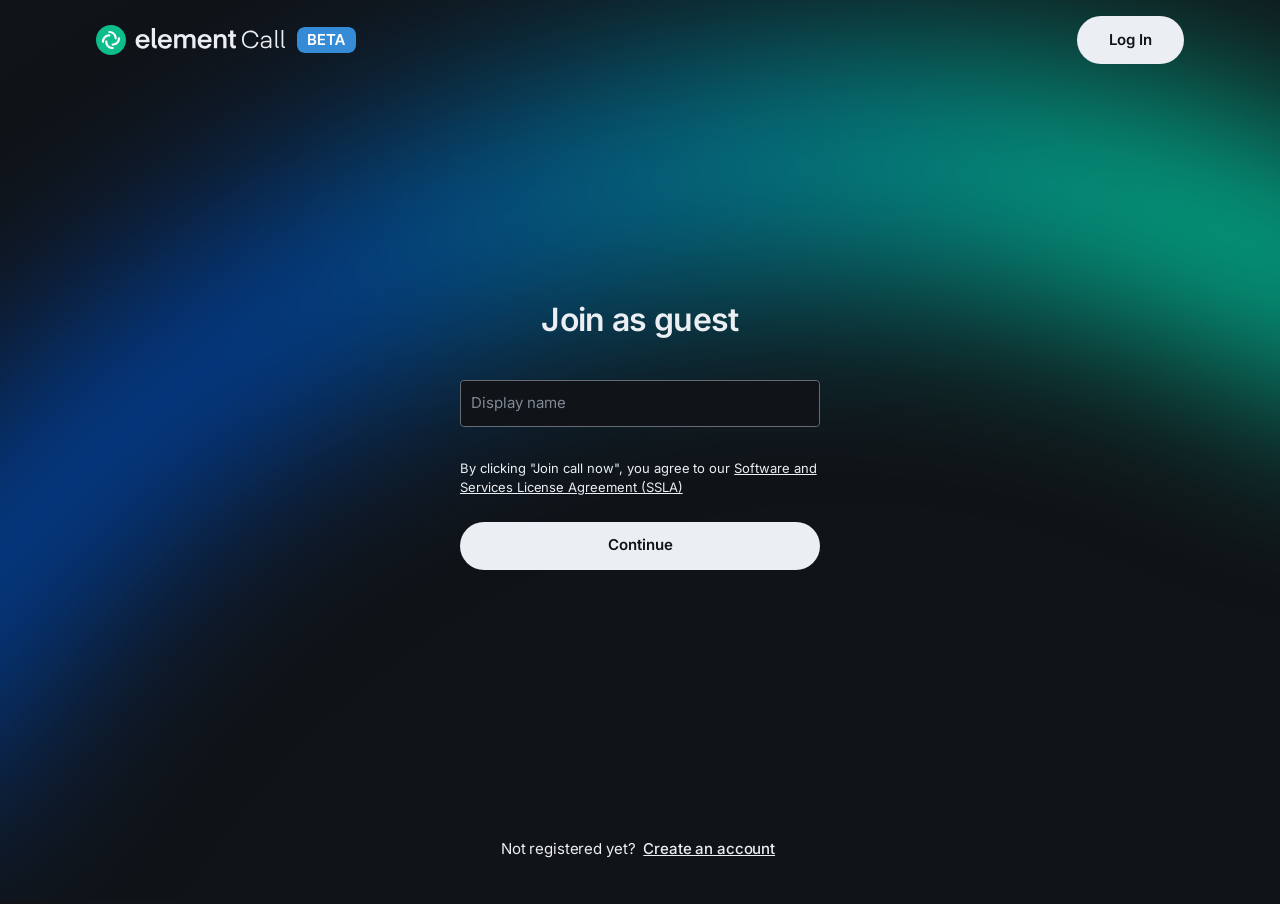
<file: products/default/src/main/resources/rawfile/element/widgets/element-call/index.html>
<!doctype html><html lang="en"><head><meta charset="UTF-8"><meta name="viewport" content="viewport-fit=cover,width=device-width,initial-scale=1,maximum-scale=1"><title>Element Call</title><script>window.global = window;</script><script>if (!Promise.withResolvers) {
        Promise.withResolvers = function () {
          var resolve, reject;
          var promise = new Promise(function (a, b) {
            resolve = a;
            reject = b;
          });
          return { promise: promise, resolve: resolve, reject: reject };
        };
      }</script><script type="module" crossorigin src="./assets/index-D9F2Upeh.js"></script><link rel="modulepreload" crossorigin href="./assets/_sentry-release-injection-file-tuSYVrPz.js"><link rel="modulepreload" crossorigin href="./assets/rolldown-runtime-yWWzauIr.js"><link rel="stylesheet" crossorigin href="./assets/index-DMNKmQqA.css"></head><body class="no-theme"><div id="root"></div></body></html>
</file>
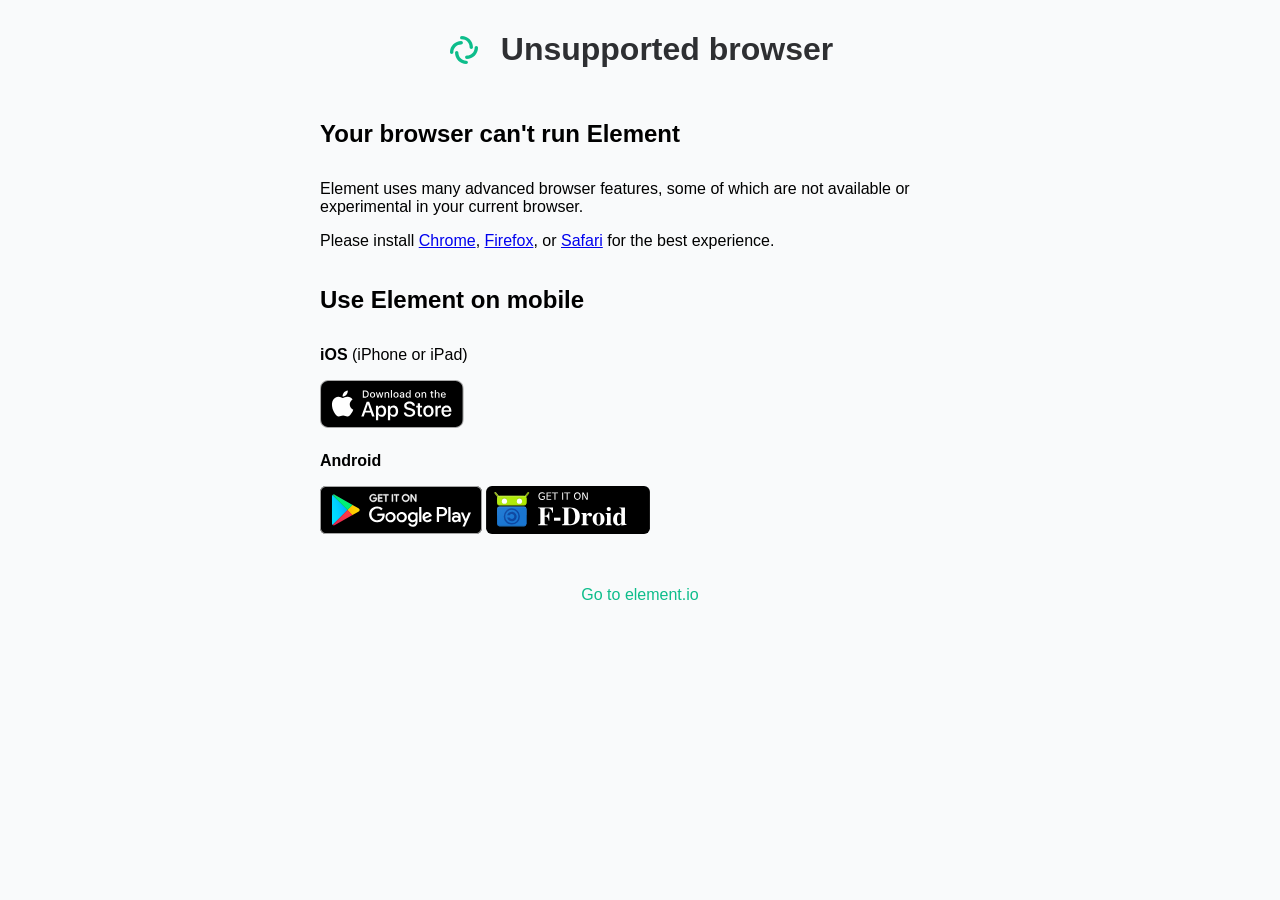
<file: products/default/src/main/resources/rawfile/element/static/incompatible-browser.html>
<meta name="viewport" content="width=device-width, initial-scale=1.0" />

<head>
    <style type="text/css">
        /* By default, hide the custom IS stuff - enabled in JS */
        #custom_is,
        #is_url {
            display: none;
        }

        html {
            height: 100%;
        }

        body {
            background: #f9fafb;
            max-width: 680px;
            margin: auto;
            font-family:
                -apple-system, BlinkMacSystemFont, "Segoe UI", Roboto, Helvetica, Arial, sans-serif,
                "Apple Color Emoji", "Segoe UI Emoji", "Segoe UI Symbol";
        }

        .mx_Button {
            border: 0;
            border-radius: 4px;
            font-size: 18px;
            margin-left: 4px;
            margin-right: 4px;
            min-width: 80px;
            background-color: #03b381;
            color: #fff;
            cursor: pointer;
            padding: 12px 22px;
            word-break: break-word;
            text-decoration: none;
        }

        .mx_Center {
            justify-content: center;
        }

        .mx_ClearDecoration {
            text-decoration: none !important;
        }

        .mx_HomePage_header {
            color: #2e2f32;
            display: flex;
            align-items: center;
            justify-content: center;
        }

        .mx_HomePage h3 {
            margin-top: 30px;
        }

        .mx_HomePage_col {
            display: flex;
            flex-direction: row;
        }

        .mx_HomePage_row {
            flex: 1 1 0;
            display: flex;
            flex-direction: row;
            flex-wrap: wrap;
        }

        .mx_HomePage_logo {
            margin-right: 20px;
            margin-top: -10px;
        }

        .mx_HomePage_container {
            display: block !important;
            margin: 10px 20px;
        }

        .mx_HomePage_container h1,
        .mx_HomePage_container h2 {
            font-weight: 600;
            margin-bottom: 32px;
        }

        .mx_Spacer {
            margin-top: 24px;
        }

        .mx_FooterLink {
            color: #0dbd8b;
            text-decoration: none;
        }

        .mx_Subtext {
            font-size: 14px;
        }

        .mx_SubtextTop {
            margin-top: 32px;
        }

        @media screen and (max-width: 1120px) {
            body {
                font-size: 20px;
            }

            h1 {
                font-size: 20px;
            }

            h4 {
                font-size: 16px;
            }

            .mx_Button {
                font-size: 18px;
                padding: 14px 28px;
            }

            .mx_HomePage_header {
                justify-content: left;
            }

            .mx_Spacer {
                margin-top: 24px;
            }
        }
    </style>

    <meta name="apple-itunes-app" content="app-id=id1083446067" />
</head>

<body>
    <div class="mx_HomePage_container">
        <div class="mx_HomePage_header">
            <span class="mx_HomePage_logo">
                <svg width="34" height="42" viewBox="0 0 34 42" fill="none" xmlns="http://www.w3.org/2000/svg">
                    <path
                        fill-rule="evenodd"
                        clip-rule="evenodd"
                        d="M13.08 8.68C13.08 7.75216 13.8321 7 14.76 7C20.9456 7 25.96 12.0144 25.96 18.2C25.96 19.1278 25.2078 19.88 24.28 19.88C23.3521 19.88 22.6 19.1278 22.6 18.2C22.6 13.8701 19.0899 10.36 14.76 10.36C13.8321 10.36 13.08 9.60784 13.08 8.68Z"
                        fill="#0DBD8B"
                    />
                    <path
                        fill-rule="evenodd"
                        clip-rule="evenodd"
                        d="M20.92 33.32C20.92 34.2478 20.1679 35 19.24 35C13.0544 35 8.04001 29.9856 8.04001 23.8C8.04001 22.8722 8.79217 22.12 9.72001 22.12C10.6478 22.12 11.4 22.8722 11.4 23.8C11.4 28.1299 14.9101 31.64 19.24 31.64C20.1679 31.64 20.92 32.3922 20.92 33.32Z"
                        fill="#0DBD8B"
                    />
                    <path
                        fill-rule="evenodd"
                        clip-rule="evenodd"
                        d="M4.68 24.9199C3.75216 24.9199 3 24.1678 3 23.2399C3 17.0543 8.01441 12.0399 14.2 12.0399C15.1278 12.0399 15.88 12.7921 15.88 13.7199C15.88 14.6478 15.1278 15.3999 14.2 15.3999C9.87009 15.3999 6.36 18.91 6.36 23.2399C6.36 24.1678 5.60784 24.9199 4.68 24.9199Z"
                        fill="#0DBD8B"
                    />
                    <path
                        fill-rule="evenodd"
                        clip-rule="evenodd"
                        d="M29.32 17.0801C30.2478 17.0801 31 17.8322 31 18.7601C31 24.9457 25.9856 29.9601 19.8 29.9601C18.8722 29.9601 18.12 29.2079 18.12 28.2801C18.12 27.3522 18.8722 26.6001 19.8 26.6001C24.1299 26.6001 27.64 23.09 27.64 18.7601C27.64 17.8322 28.3922 17.0801 29.32 17.0801Z"
                        fill="#0DBD8B"
                    />
                </svg>
            </span>
            <h1>Unsupported browser</h1>
        </div>
        <div class="mx_HomePage_col">
            <div class="mx_HomePage_row">
                <div>
                    <h2 id="step1_heading">Your browser can't run Element</h2>
                    <p>
                        Element uses many advanced browser features, some of which are not available or experimental in
                        your current browser.
                    </p>
                    <p>
                        Please install <a href="https://www.google.com/chrome">Chrome</a>,
                        <a href="https://firefox.com">Firefox</a>, or <a href="https://apple.com/safari">Safari</a> for
                        the best experience.
                    </p>
                </div>
            </div>
        </div>
        <div class="mx_HomePage_col">
            <div class="mx_HomePage_row">
                <div>
                    <h2 id="step2_heading">Use Element on mobile</h2>
                    <p><strong>iOS</strong> (iPhone or iPad)</p>
                    <a href="https://apps.apple.com/app/vector/id1083446067" target="_blank" class="mx_ClearDecoration">
                        <svg
                            width="144px"
                            height="48px"
                            viewBox="0 0 120 40"
                            version="1.1"
                            xmlns="http://www.w3.org/2000/svg"
                            xmlns:xlink="http://www.w3.org/1999/xlink"
                        >
                            <desc>Download on the App Store.</desc>
                            <defs></defs>
                            <g id="Page-1" stroke="none" stroke-width="1" fill="none" fill-rule="evenodd">
                                <g id="App-Store-badge" fill-rule="nonzero">
                                    <g id="Group">
                                        <g id="Shape">
                                            <path
                                                d="M110.13477,0 L9.53468,0 C9.16798,0 8.80568,0 8.43995,0.002 C8.1338,0.004 7.83009,0.00981 7.521,0.0147 C6.84951368,0.0226018036 6.17960647,0.0816762599 5.5171,0.19141 C4.85552408,0.303532628 4.21467252,0.51491574 3.61622,0.81841 C3.01849941,1.12447171 2.47234502,1.52216753 1.99757,1.99707 C1.5203025,2.47063699 1.12246318,3.01801638 0.81935,3.61816 C0.515400242,4.21710912 0.304640498,4.8589383 0.19435,5.52148 C0.0830109412,6.18318491 0.0230983806,6.85252054 0.01515,7.52348 C0.00587,7.83008 0.00489,8.1377 0,8.44434 L0,31.5586 C0.00489,31.8691 0.00587,32.1699 0.01515,32.4805 C0.023100818,33.1514262 0.0830133796,33.8207284 0.19435,34.4824 C0.304335953,35.145329 0.515108158,35.7875266 0.81935,36.3867 C1.12232555,36.9849029 1.52022081,37.5300662 1.99757,38.001 C2.47054482,38.478014 3.01705224,38.8759804 3.61622,39.1797 C4.21466797,39.4840065 4.85545044,39.6966478 5.5171,39.8105 C6.1797191,39.9193547 6.84955741,39.9784532 7.521,39.9873 C7.83009,39.9941 8.1338,39.998 8.43995,39.998 C8.80567,40 9.168,40 9.53468,40 L110.13477,40 C110.49417,40 110.85937,40 111.21877,39.998 C111.52347,39.998 111.83597,39.9941 112.14067,39.9873 C112.810843,39.9789237 113.47942,39.9198215 114.14067,39.8105 C114.804454,39.6958464 115.447534,39.4832614 116.04887,39.1797 C116.647497,38.8758046 117.1935,38.4778491 117.66607,38.001 C118.142188,37.5282218 118.540932,36.9834573 118.84767,36.3867 C119.149629,35.7870908 119.358395,35.1449445 119.46677,34.4824 C119.578285,33.8206376 119.640323,33.1514843 119.65237,32.4805 C119.65627,32.1699 119.65627,31.8691 119.65627,31.5586 C119.66407,31.1953 119.66407,30.834 119.66407,30.4648 L119.66407,9.53613 C119.66407,9.16992 119.66407,8.80664 119.65627,8.44434 C119.65627,8.1377 119.65627,7.83008 119.65237,7.52344 C119.640326,6.85242244 119.578287,6.18323567 119.46677,5.52144 C119.358093,4.8592816 119.149339,4.21750328 118.84767,3.61812 C118.230394,2.41519608 117.251573,1.4360254 116.04887,0.81832 C115.447532,0.51556738 114.804383,0.30424041 114.14067,0.19132 C113.479535,0.0811027831 112.810888,0.0220077649 112.14067,0.01456 C111.83597,0.00968 111.52347,0.00382 111.21877,0.00187 C110.85937,-0.00013 110.49417,-0.00013 110.13477,-0.00013 L110.13477,0 Z"
                                                fill="#A6A6A6"
                                            ></path>
                                            <path
                                                d="M8.44483,39.125 C8.14015,39.125 7.84283,39.1211 7.54054,39.1143 C6.91432177,39.1061407 6.28956717,39.051625 5.6714,38.9512 C5.0949903,38.8519282 4.53660424,38.6672645 4.01466,38.4033 C3.4975017,38.1415227 3.02581177,37.7982729 2.61766,37.3867 C2.20360033,36.9799753 1.85887673,36.508244 1.59715,35.9902 C1.33253926,35.4687891 1.14941288,34.9098996 1.05415,34.333 C0.951274358,33.7131149 0.895614374,33.0863132 0.88765,32.458 C0.88131,32.2471 0.87301,31.5449 0.87301,31.5449 L0.87301,8.44434 C0.87301,8.44434 0.88185,7.75293 0.8877,7.5498 C0.895325827,6.92248205 0.950662148,6.2966531 1.05323,5.67773 C1.14866872,5.09925008 1.33193687,4.53874887 1.59669,4.01563 C1.85745482,3.49794385 2.20026458,3.02586029 2.61183,2.61768 C3.02293283,2.20562142 3.49613161,1.86060412 4.01417,1.59521 C4.53491467,1.3320936 5.09224545,1.14873255 5.66749,1.05127 C6.28768733,0.949836139 6.91461084,0.894996084 7.543,0.88721 L8.44532,0.875 L111.21387,0.875 L112.12697,0.8877 C112.749643,0.895099198 113.370872,0.949450006 113.98537,1.05029 C114.566438,1.14897507 115.129577,1.33361553 115.65627,1.59814 C116.694088,2.13298605 117.538542,2.97916295 118.07127,4.01807 C118.331797,4.53757756 118.512239,5.09350676 118.60647,5.66699 C118.710259,6.29099138 118.768347,6.92173834 118.78027,7.5542 C118.78317,7.8374 118.78317,8.1416 118.78317,8.44434 C118.79107,8.81934 118.79107,9.17627 118.79107,9.53613 L118.79107,30.4648 C118.79107,30.8281 118.79107,31.1826 118.78317,31.54 C118.78317,31.8652 118.78317,32.1631 118.77927,32.4697 C118.767605,33.0908757 118.710486,33.7103642 118.60837,34.3232 C118.51506,34.9042612 118.33293,35.4675131 118.06837,35.9932 C117.804793,36.5056211 117.462049,36.9732662 117.05277,37.3789 C116.644251,37.7926846 116.171729,38.1379427 115.65337,38.4014 C115.128136,38.6673937 114.565826,38.8527403 113.98537,38.9512 C113.36725,39.052161 112.742435,39.1066802 112.11617,39.1143 C111.82327,39.1211 111.51657,39.125 111.21877,39.125 L110.13477,39.127 L8.44483,39.125 Z"
                                                fill="#000000"
                                            ></path>
                                        </g>
                                        <g id="_Group_" transform="translate(9.000000, 8.000000)" fill="#FFFFFF">
                                            <g id="_Group_2">
                                                <g id="_Group_3">
                                                    <path
                                                        d="M15.76888,12.30068 C15.790737,10.6042091 16.6801229,9.03718611 18.12544,8.14862 C17.2095126,6.84051277 15.730392,6.04087835 14.13428,5.99094 C12.45504,5.81468 10.82709,6.99577 9.97138,6.99577 C9.09911,6.99577 7.78161,6.00844 6.36288,6.03763 C4.49620126,6.09793842 2.79813717,7.13352548 1.88996,8.7655 C-0.04404,12.11392 1.39855,17.03497 3.25116,19.74158 C4.17806,21.06693 5.26134,22.54738 6.67879,22.49488 C8.06585,22.43735 8.58389,21.6104 10.25819,21.6104 C11.91695,21.6104 12.40298,22.49488 13.84919,22.4615 C15.33757,22.43734 16.27532,21.13026 17.1697,19.79236 C17.8356761,18.8479997 18.3481437,17.8042759 18.68812,16.69985 C16.9203766,15.9521813 15.7709432,14.2200343 15.76888,12.30068 Z"
                                                        id="_Path_"
                                                    ></path>
                                                    <path
                                                        d="M13.03725,4.21089 C13.8487766,3.23668191 14.248585,1.98450245 14.15177,0.72027 C12.9119378,0.850490487 11.7666802,1.44304968 10.94419,2.37988 C10.1320187,3.30418903 9.72057463,4.51343268 9.80048,5.74127 C11.0569368,5.75420677 12.2499161,5.19015322 13.03725,4.21089 Z"
                                                        id="_Path_2"
                                                    ></path>
                                                </g>
                                            </g>
                                            <g id="Group" transform="translate(25.000000, 9.000000)">
                                                <path
                                                    d="M8.30227,10.13965 L3.56887,10.13965 L2.43215,13.4961 L0.42727,13.4961 L4.91067,1.0781 L6.99367,1.0781 L11.47707,13.4961 L9.438,13.4961 L8.30227,10.13965 Z M4.0591,8.59082 L7.8111,8.59082 L5.96149,3.14355 L5.90973,3.14355 L4.0591,8.59082 Z"
                                                    id="Shape"
                                                ></path>
                                                <path
                                                    d="M21.15969,8.96973 C21.15969,11.78321 19.65383,13.59082 17.38137,13.59082 C16.2067553,13.6522646 15.1003324,13.0370307 14.53274,12.00682 L14.48974,12.00682 L14.48974,16.4912 L12.63134,16.4912 L12.63134,4.44238 L14.4302,4.44238 L14.4302,5.94824 L14.46438,5.94824 C15.0571883,4.92448792 16.1648043,4.30951884 17.34719,4.34765 C19.645,4.34766 21.15969,6.16406 21.15969,8.96973 Z M19.24953,8.96973 C19.24953,7.13673 18.30226,5.93164 16.85695,5.93164 C15.43703,5.93164 14.48195,7.16211 14.48195,8.96973 C14.48195,10.79395 15.43703,12.01563 16.85695,12.01563 C18.30227,12.01563 19.24953,10.81934 19.24953,8.96973 Z"
                                                    id="Shape"
                                                ></path>
                                                <path
                                                    d="M31.12453,8.96973 C31.12453,11.78321 29.61867,13.59082 27.34621,13.59082 C26.1715953,13.6522646 25.0651724,13.0370307 24.49758,12.00682 L24.45458,12.00682 L24.45458,16.4912 L22.59618,16.4912 L22.59618,4.44238 L24.395,4.44238 L24.395,5.94824 L24.42918,5.94824 C25.0219926,4.92448854 26.1296128,4.30952307 27.312,4.34766 C29.60988,4.34766 31.12453,6.16406 31.12453,8.96973 Z M29.21437,8.96973 C29.21437,7.13673 28.2671,5.93164 26.82179,5.93164 C25.40187,5.93164 24.44679,7.16211 24.44679,8.96973 C24.44679,10.79395 25.40187,12.01563 26.82179,12.01563 C28.26711,12.01563 29.21438,10.81934 29.21438,8.96973 L29.21437,8.96973 Z"
                                                    id="Shape"
                                                ></path>
                                                <path
                                                    d="M37.71047,10.03613 C37.84817,11.26758 39.04447,12.07613 40.67922,12.07613 C42.24563,12.07613 43.37258,11.26754 43.37258,10.15718 C43.37258,9.19331 42.69289,8.61618 41.08352,8.22066 L39.47415,7.83296 C37.19388,7.28218 36.13528,6.21577 36.13528,4.4853 C36.13528,2.34272 38.00247,0.87104 40.65383,0.87104 C43.27783,0.87104 45.07668,2.34272 45.13723,4.4853 L43.26123,4.4853 C43.14893,3.24604 42.12451,2.498 40.62744,2.498 C39.13037,2.498 38.10596,3.25484 38.10596,4.3564 C38.10596,5.23433 38.76026,5.75093 40.36084,6.1464 L41.729,6.48234 C44.27685,7.08488 45.33545,8.10834 45.33545,9.92472 C45.33545,12.24796 43.48486,13.70304 40.5415,13.70304 C37.78759,13.70304 35.92822,12.28214 35.8081,10.03604 L37.71047,10.03613 Z"
                                                    id="Shape"
                                                ></path>
                                                <path
                                                    d="M49.34621,2.2998 L49.34621,4.44238 L51.06789,4.44238 L51.06789,5.91406 L49.34621,5.91406 L49.34621,10.90527 C49.34621,11.68066 49.69094,12.04199 50.44777,12.04199 C50.6521614,12.0384259 50.8562221,12.0240726 51.0591,11.99899 L51.0591,13.46188 C50.7188283,13.5254596 50.3729708,13.5542545 50.02687,13.54782 C48.19387,13.54782 47.47902,12.85934 47.47902,11.10348 L47.47902,5.91406 L46.16262,5.91406 L46.16262,4.44238 L47.479,4.44238 L47.479,2.2998 L49.34621,2.2998 Z"
                                                    id="Shape"
                                                ></path>
                                                <path
                                                    d="M52.065,8.96973 C52.065,6.1211 53.74273,4.33106 56.35895,4.33106 C58.98395,4.33106 60.65387,6.12106 60.65387,8.96973 C60.65387,11.82618 58.99274,13.6084 56.35895,13.6084 C53.72609,13.6084 52.065,11.82617 52.065,8.96973 Z M58.76031,8.96973 C58.76031,7.01563 57.8648,5.86231 56.35894,5.86231 C54.85308,5.86231 53.95855,7.02442 53.95855,8.96973 C53.95855,10.93164 54.85308,12.07618 56.35894,12.07618 C57.8648,12.07618 58.76027,10.93164 58.76027,8.96973 L58.76031,8.96973 Z"
                                                    id="Shape"
                                                ></path>
                                                <path
                                                    d="M62.18606,4.44238 L63.95852,4.44238 L63.95852,5.98338 L64.00152,5.98338 C64.248696,4.99136841 65.1576526,4.30863156 66.17925,4.34764 C66.393414,4.34689223 66.6069872,4.37015075 66.81597,4.41698 L66.81597,6.15526 C66.545601,6.07264332 66.2635596,6.03471129 65.98097,6.04296 C65.4346182,6.02079544 64.9058709,6.23853473 64.5335615,6.63900597 C64.161252,7.03947722 63.9825766,7.58267074 64.04445,8.12596 L64.04445,13.49608 L62.18605,13.49608 L62.18606,4.44238 Z"
                                                    id="Shape"
                                                ></path>
                                                <path
                                                    d="M75.3843,10.83691 C75.1343,12.48046 73.53371,13.60839 71.48586,13.60839 C68.85207,13.60839 67.21731,11.84374 67.21731,9.01269 C67.21731,6.17285 68.86086,4.33105 71.40774,4.33105 C73.91262,4.33105 75.48782,6.05175 75.48782,8.79687 L75.48782,9.43359 L69.09329,9.43359 L69.09329,9.54589 C69.0335874,10.2199216 69.2663316,10.8871194 69.7323199,11.3777699 C70.1983083,11.8684204 70.8526275,12.1352333 71.52884,12.11034 C72.4306823,12.1948396 73.2809431,11.6769777 73.61966,10.8369 L75.3843,10.83691 Z M69.1020624,8.13477 L73.62844,8.13476 C73.6621655,7.52909749 73.4416965,6.93682308 73.0201501,6.50063155 C72.5986036,6.06444001 72.0142008,5.82388041 71.40774,5.83691 C70.7964818,5.83326223 70.2090907,6.07393463 69.7761255,6.50543324 C69.3431603,6.93693186 69.1004963,7.52350292 69.1020624,8.13477 Z"
                                                    id="Shape"
                                                ></path>
                                            </g>
                                        </g>
                                    </g>
                                    <g id="_Group_4" transform="translate(35.000000, 8.000000)" fill="#FFFFFF">
                                        <g id="Group">
                                            <path
                                                d="M2.82619,0.731 C3.61513656,0.674384181 4.38789226,0.974547428 4.93176129,1.54887182 C5.47563032,2.12319621 5.73328587,2.91114479 5.63381,3.69584 C5.63381,5.60209 4.60354,6.69784 2.82619,6.69784 L0.67092,6.69784 L0.67092,0.731 L2.82619,0.731 Z M1.59767,5.854 L2.72267,5.854 C3.28649194,5.88770201 3.83548652,5.66555901 4.21721851,5.24925179 C4.5989505,4.83294457 4.77277961,4.26679442 4.69044,3.708 C4.76678901,3.15152453 4.59045658,2.59004622 4.20967108,2.17713398 C3.82888557,1.76422175 3.28349567,1.5430863 2.72267,1.57421 L1.59767,1.57421 L1.59767,5.854 Z"
                                                id="Shape"
                                            ></path>
                                            <path
                                                d="M6.68068,4.44434 C6.60346713,3.63722505 6.99048366,2.85611193 7.67941593,2.42859737 C8.36834819,2.0010828 9.24008181,2.0010828 9.92901407,2.42859737 C10.6179463,2.85611193 11.0049629,3.63722505 10.92775,4.44434 C11.0064319,5.25232226 10.6197687,6.03495038 9.93022554,6.4633853 C9.24068243,6.89182022 8.36774757,6.89182022 7.67820446,6.4633853 C6.98866134,6.03495038 6.60199806,5.25232226 6.68068,4.44434 Z M10.01368,4.44434 C10.01368,3.46827 9.5752,2.89747 8.80568,2.89747 C8.03322,2.89747 7.59868,3.46827 7.59868,4.44435 C7.59868,5.42824 8.03325,5.99464 8.80568,5.99464 C9.57522,5.99463 10.01369,5.42432 10.01369,4.44434 L10.01368,4.44434 Z"
                                                id="Shape"
                                            ></path>
                                            <polygon
                                                id="Shape"
                                                points="16.57326 6.69775 15.65139 6.69775 14.72073 3.38134 14.65042 3.38134 13.72366 6.69775 12.81057 6.69775 11.56936 2.19482 12.47073 2.19482 13.27737 5.63082 13.34378 5.63082 14.26956 2.19482 15.1221 2.19482 16.04788 5.63082 16.11819 5.63082 16.92092 2.19482 17.80959 2.19482"
                                            ></polygon>
                                            <path
                                                d="M18.85354,2.19482 L19.709,2.19482 L19.709,2.91015 L19.77541,2.91015 C20.0063449,2.38347794 20.5459729,2.06130747 21.11916,2.1079 C21.5629768,2.07453177 21.9978859,2.2447899 22.3010908,2.57060207 C22.6042957,2.89641424 22.7428931,3.34242376 22.67775,3.7827 L22.67775,6.6977 L21.78908,6.6977 L21.78908,4.00586 C21.78908,3.28223 21.47463,2.92236 20.8174,2.92236 C20.5163658,2.90833912 20.2242202,3.02648257 20.0175546,3.24581678 C19.810889,3.465151 19.710315,3.76380101 19.7422,4.06347 L19.7422,6.69775 L18.85353,6.69775 L18.85354,2.19482 Z"
                                                id="Shape"
                                            ></path>
                                            <polygon
                                                id="Shape"
                                                points="24.09377 0.437 24.98244 0.437 24.98244 6.69774 24.09377 6.69774"
                                            ></polygon>
                                            <path
                                                d="M26.21779,4.44434 C26.1406364,3.63717225 26.527714,2.85603936 27.2166974,2.4285182 C27.9056808,2.00099704 28.7774592,2.00099704 29.4664426,2.4285182 C30.155426,2.85603936 30.5425036,3.63717225 30.46535,4.44434 C30.543932,5.25235119 30.1571979,6.03495719 29.4676205,6.46337324 C28.7780432,6.89178929 27.9050968,6.89178929 27.2155195,6.46337324 C26.5259421,6.03495719 26.139208,5.25235119 26.21779,4.44434 Z M29.55079,4.44434 C29.55079,3.46827 29.11231,2.89747 28.34279,2.89747 C27.57033,2.89747 27.13579,3.46827 27.13579,4.44435 C27.13579,5.42824 27.57036,5.99464 28.34279,5.99464 C29.11232,5.99463 29.5508,5.42432 29.5508,4.44434 L29.55079,4.44434 Z"
                                                id="Shape"
                                            ></path>
                                            <path
                                                d="M31.4009,5.42432 C31.4009,4.61377 32.00442,4.14649 33.0757,4.08008 L34.29543,4.00977 L34.29543,3.6211 C34.29543,3.14551 33.98098,2.87696 33.37356,2.87696 C32.87747,2.87696 32.53372,3.05909 32.43508,3.37745 L31.57473,3.37745 C31.66555,2.60401 32.39309,2.10792 33.41457,2.10792 C34.54348,2.10792 35.1802,2.66992 35.1802,3.6211 L35.1802,6.69776 L34.32473,6.69776 L34.32473,6.06495 L34.25442,6.06495 C33.9638686,6.52707633 33.4471736,6.79716323 32.90188,6.77195 C32.5196161,6.81171181 32.1383711,6.68791066 31.8523958,6.43115244 C31.5664205,6.17439423 31.4024061,5.80864331 31.4009,5.42432 Z M34.29543,5.03955 L34.29543,4.66309 L33.19582,4.7334 C32.5757,4.7749 32.29445,4.98584 32.29445,5.38281 C32.29445,5.78808 32.64601,6.02392 33.12945,6.02392 C33.4156361,6.05288986 33.7013264,5.96447505 33.9211204,5.77891559 C34.1409144,5.59335613 34.2759916,5.32654106 34.29543,5.03955 Z"
                                                id="Shape"
                                            ></path>
                                            <path
                                                d="M36.34816,4.44434 C36.34816,3.02149 37.07961,2.12012 38.2173,2.12012 C38.7917768,2.09365013 39.3298275,2.40147287 39.59816,2.91012 L39.66457,2.91012 L39.66457,0.437 L40.55324,0.437 L40.55324,6.69774 L39.70168,6.69774 L39.70168,5.98631 L39.63137,5.98631 C39.3427542,6.49073698 38.7980745,6.79335648 38.21731,6.77195 C37.0718,6.772 36.34816,5.87061 36.34816,4.44434 Z M37.26616,4.44434 C37.26616,5.39942 37.71636,5.97413 38.46929,5.97413 C39.21829,5.97413 39.6812,5.39113 39.6812,4.44825 C39.6812,3.50977 39.21343,2.91846 38.46929,2.91846 C37.72121,2.91846 37.26613,3.49707 37.26613,4.44434 L37.26616,4.44434 Z"
                                                id="Shape"
                                            ></path>
                                            <path
                                                d="M44.23,4.44434 C44.1527871,3.63722505 44.5398037,2.85611193 45.2287359,2.42859737 C45.9176682,2.0010828 46.7894018,2.0010828 47.4783341,2.42859737 C48.1672663,2.85611193 48.5542829,3.63722505 48.47707,4.44434 C48.5557519,5.25232226 48.1690887,6.03495038 47.4795455,6.4633853 C46.7900024,6.89182022 45.9170676,6.89182022 45.2275245,6.4633853 C44.5379813,6.03495038 44.1513181,5.25232226 44.23,4.44434 Z M47.563,4.44434 C47.563,3.46827 47.12452,2.89747 46.355,2.89747 C45.58254,2.89747 45.148,3.46827 45.148,4.44435 C45.148,5.42824 45.58257,5.99464 46.355,5.99464 C47.12453,5.99463 47.563,5.42432 47.563,4.44434 Z"
                                                id="Shape"
                                            ></path>
                                            <path
                                                d="M49.66945,2.19482 L50.52492,2.19482 L50.52492,2.91015 L50.59133,2.91015 C50.8222649,2.38347794 51.3618929,2.06130747 51.93508,2.1079 C52.3788968,2.07453177 52.8138059,2.2447899 53.1170108,2.57060207 C53.4202157,2.89641424 53.5588131,3.34242376 53.49367,3.7827 L53.49367,6.6977 L52.605,6.6977 L52.605,4.00586 C52.605,3.28223 52.29055,2.92236 51.63332,2.92236 C51.3322858,2.90833912 51.0401402,3.02648257 50.8334746,3.24581678 C50.626809,3.465151 50.526235,3.76380101 50.55812,4.06347 L50.55812,6.69775 L49.66945,6.69775 L49.66945,2.19482 Z"
                                                id="Shape"
                                            ></path>
                                            <path
                                                d="M58.51516,1.07373 L58.51516,2.21533 L59.49075,2.21533 L59.49075,2.96387 L58.51516,2.96387 L58.51516,5.2793 C58.51516,5.75098 58.7095,5.95752 59.15188,5.95752 C59.2651356,5.95715754 59.3782775,5.95030966 59.49075,5.93701 L59.49075,6.67724 C59.3311595,6.70579072 59.1694656,6.72098004 59.00735,6.72265 C58.01907,6.72265 57.62551,6.37499 57.62551,5.50683 L57.62551,2.96383 L56.91067,2.96383 L56.91067,2.21529 L57.62551,2.21529 L57.62551,1.07373 L58.51516,1.07373 Z"
                                                id="Shape"
                                            ></path>
                                            <path
                                                d="M60.70461,0.437 L61.58547,0.437 L61.58547,2.91845 L61.65578,2.91845 C61.8978078,2.38716856 62.4468801,2.06458754 63.02878,2.11181 C63.4700766,2.08779728 63.8990983,2.26180371 64.1989893,2.58643385 C64.4988802,2.91106399 64.6384049,3.35250564 64.57956,3.79052 L64.57956,6.69775 L63.69,6.69775 L63.69,4.00975 C63.69,3.29051 63.355,2.92625 62.72711,2.92625 C62.417939,2.90089367 62.1133391,3.01329096 61.8947423,3.2333935 C61.6761456,3.45349605 61.5658419,3.75886031 61.59332,4.06785 L61.59332,6.69773 L60.70465,6.69773 L60.70461,0.437 Z"
                                                id="Shape"
                                            ></path>
                                            <path
                                                d="M69.76125,5.48193 C69.512057,6.33130948 68.6900989,6.88010304 67.81008,6.78466 C67.2096439,6.8005102 66.6325914,6.5516307 66.2320282,6.10405516 C65.8314651,5.65647963 65.6478864,5.05545594 65.73,4.46045 C65.6500674,3.86379048 65.8329582,3.26180373 66.2312908,2.81044696 C66.6296234,2.35909018 67.204202,2.10277675 67.80617,2.10791 C69.0591,2.10791 69.81496,2.96391 69.81496,4.37791 L69.81496,4.688 L66.63527,4.688 L66.63527,4.7378 C66.607132,5.07194014 66.7212507,5.40244775 66.9495608,5.6480407 C67.1778709,5.89363365 67.4991879,6.03152392 67.83449,6.0278 C68.2692619,6.07999468 68.6924825,5.86433304 68.90578,5.4819 L69.76125,5.48193 Z M66.63525,4.03076 L68.90966,4.03076 C68.9323129,3.72516044 68.8248585,3.42420507 68.6137769,3.20205909 C68.4026954,2.97991311 68.1076175,2.85723623 67.80126,2.86426 C67.490752,2.86035891 67.191828,2.98202124 66.9722963,3.20164888 C66.7527647,3.42127653 66.6312331,3.72025374 66.63527,4.03076 L66.63525,4.03076 Z"
                                                id="Shape"
                                            ></path>
                                        </g>
                                    </g>
                                </g>
                            </g>
                        </svg>
                    </a>
                    <p class="mx_Spacer"><strong>Android</strong></p>
                    <a
                        href="https://play.google.com/store/apps/details?id=im.vector.app"
                        target="_blank"
                        class="mx_ClearDecoration"
                    >
                        <svg
                            width="162px"
                            height="48px"
                            viewBox="0 0 162 48"
                            version="1.1"
                            xmlns="http://www.w3.org/2000/svg"
                            xmlns:xlink="http://www.w3.org/1999/xlink"
                        >
                            <!-- Generator: Sketch 51.2 (57519) - http://www.bohemiancoding.com/sketch -->
                            <desc>Created with Sketch.</desc>
                            <defs>
                                <linearGradient
                                    x1="91.488428%"
                                    y1="4.9481245%"
                                    x2="-38.3517333%"
                                    y2="71.9074222%"
                                    id="linearGradient-1"
                                >
                                    <stop stop-color="#00A0FF" offset="0%"></stop>
                                    <stop stop-color="#00A1FF" offset="1%"></stop>
                                    <stop stop-color="#00BEFF" offset="26%"></stop>
                                    <stop stop-color="#00D2FF" offset="51%"></stop>
                                    <stop stop-color="#00DFFF" offset="76%"></stop>
                                    <stop stop-color="#00E3FF" offset="100%"></stop>
                                </linearGradient>
                                <linearGradient
                                    x1="107.684729%"
                                    y1="50%"
                                    x2="-130.640394%"
                                    y2="50%"
                                    id="linearGradient-2"
                                >
                                    <stop stop-color="#FFE000" offset="0%"></stop>
                                    <stop stop-color="#FFBD00" offset="41%"></stop>
                                    <stop stop-color="#FFA500" offset="78%"></stop>
                                    <stop stop-color="#FF9C00" offset="100%"></stop>
                                </linearGradient>
                                <linearGradient
                                    x1="86.219293%"
                                    y1="17.8768889%"
                                    x2="-50.1497903%"
                                    y2="194.702638%"
                                    id="linearGradient-3"
                                >
                                    <stop stop-color="#FF3A44" offset="0%"></stop>
                                    <stop stop-color="#C31162" offset="100%"></stop>
                                </linearGradient>
                                <linearGradient
                                    x1="-18.7537448%"
                                    y1="-54.0521474%"
                                    x2="42.1210306%"
                                    y2="24.9170664%"
                                    id="linearGradient-4"
                                >
                                    <stop stop-color="#32A071" offset="0%"></stop>
                                    <stop stop-color="#2DA771" offset="7%"></stop>
                                    <stop stop-color="#15CF74" offset="48%"></stop>
                                    <stop stop-color="#06E775" offset="80%"></stop>
                                    <stop stop-color="#00F076" offset="100%"></stop>
                                </linearGradient>
                            </defs>
                            <g id="Page-1" stroke="none" stroke-width="1" fill="none" fill-rule="evenodd">
                                <g id="Google-Play-badge" fill-rule="nonzero">
                                    <rect
                                        id="Rectangle-path"
                                        fill="#000000"
                                        x="0"
                                        y="0"
                                        width="162"
                                        height="48"
                                        rx="6"
                                    ></rect>
                                    <path
                                        d="M156,0.96 C158.783515,0.96 161.04,3.21648486 161.04,6 L161.04,42 C161.04,44.7835151 158.783515,47.04 156,47.04 L6,47.04 C3.21648486,47.04 0.96,44.7835151 0.96,42 L0.96,6 C0.96,3.21648486 3.21648486,0.96 6,0.96 L156,0.96 Z M156,0 L6,0 C2.6862915,2.13162821e-15 0,2.6862915 0,6 L0,42 C0,45.3137085 2.6862915,48 6,48 L156,48 C159.313708,48 162,45.3137085 162,42 L162,6 C162,2.6862915 159.313708,2.13162821e-15 156,0 Z"
                                        id="Shape"
                                        fill="#A6A6A6"
                                    ></path>
                                    <path
                                        d="M56.904,12.288 C56.9452243,13.1774773 56.6199211,14.0449523 56.004,14.688 C55.3157397,15.4029639 54.3557806,15.791311 53.364,15.756 C51.8428083,15.7440945 50.4769778,14.8214594 49.8980302,13.4146952 C49.3190825,12.007931 49.6398426,10.3911869 50.712,9.312 C51.4086396,8.60079116 52.3686947,8.20981851 53.364,8.232 C53.8713092,8.23030972 54.3736031,8.33240198 54.84,8.532 C55.2742254,8.70714427 55.6607809,8.98266787 55.968,9.336 L55.332,9.972 C54.8464162,9.39441174 54.1174618,9.07882784 53.364,9.12 C52.6066192,9.11628465 51.8804152,9.42130519 51.3528432,9.96472697 C50.8252713,10.5081487 50.541874,11.2430609 50.568,12 C50.5519223,13.1438276 51.2255718,14.1850074 52.2755199,14.63911 C53.325468,15.0932125 54.5455111,14.8710548 55.368,14.076 C55.7372514,13.6758439 55.9502196,13.1562016 55.968,12.612 L53.364,12.612 L53.364,11.748 L56.856,11.748 C56.8880078,11.9262169 56.9040713,12.1069316 56.904,12.288 Z M62.4,9.288 L59.16,9.288 L59.16,11.568 L62.112,11.568 L62.112,12.432 L59.16,12.432 L59.16,14.712 L62.4,14.712 L62.4,15.6 L58.2,15.6 L58.2,8.4 L62.4,8.4 L62.4,9.288 Z M66.336,15.6 L65.412,15.6 L65.412,9.288 L63.396,9.288 L63.396,8.4 L68.4,8.4 L68.4,9.288 L66.336,9.288 L66.336,15.6 Z M71.928,15.6 L71.928,8.4 L72.852,8.4 L72.852,15.6 L71.928,15.6 Z M76.956,15.6 L76.032,15.6 L76.032,9.288 L74.016,9.288 L74.016,8.4 L78.96,8.4 L78.96,9.288 L76.956,9.288 L76.956,15.6 Z M88.332,14.664 C86.8715878,16.1162735 84.5124122,16.1162735 83.052,14.664 C81.6363227,13.1654806 81.6363227,10.8225194 83.052,9.324 C83.7503981,8.62049603 84.7006989,8.22483956 85.692,8.22483956 C86.6833011,8.22483956 87.6336019,8.62049603 88.332,9.324 C89.7537186,10.8201118 89.7537186,13.1678882 88.332,14.664 Z M83.736,14.064 C84.8175887,15.1410781 86.5664113,15.1410781 87.648,14.064 C88.710238,12.8930054 88.710238,11.1069946 87.648,9.936 C86.5664113,8.85892192 84.8175887,8.85892192 83.736,9.936 C82.673762,11.1069946 82.673762,12.8930054 83.736,14.064 Z M90.696,15.6 L90.696,8.4 L91.824,8.4 L95.328,14.004 L95.328,8.4 L96.252,8.4 L96.252,15.6 L95.292,15.6 L91.632,9.732 L91.632,15.6 L90.696,15.6 Z"
                                        id="Shape"
                                        stroke="#FFFFFF"
                                        stroke-width="0.5"
                                        fill="#FFFFFF"
                                    ></path>
                                    <path
                                        d="M81.768,26.1 C78.95451,26.1132401 76.6832087,28.4024174 76.692025,31.2159247 C76.7008414,34.0294321 78.9864446,36.3043299 81.7999624,36.2999373 C84.6134801,36.2955447 86.8919688,34.0135212 86.892,31.2 C86.9117676,29.8372485 86.3774779,28.5248517 85.4115062,27.5634044 C84.4455344,26.6019571 83.1306436,26.0738348 81.768,26.1 Z M81.768,34.296 C80.4998728,34.3846863 79.3064075,33.6891762 78.7584256,32.5421245 C78.2104436,31.3950728 78.419323,30.0296194 79.285159,29.0988456 C80.1509951,28.1680719 81.4978054,27.8611589 82.6814254,28.3248997 C83.8650454,28.7886405 84.6449026,29.9287792 84.648,31.2 C84.6870513,31.9952063 84.4032392,32.7724713 83.8609684,33.3554125 C83.3186976,33.9383536 82.5639505,34.2775396 81.768,34.296 Z M70.596,26.1 C67.7809194,26.1066237 65.503593,28.3928962 65.5080063,31.2079812 C65.5124195,34.0230661 67.796903,36.302187 70.6119906,36.2999843 C73.4270781,36.2977816 75.7079922,34.0150884 75.708,31.2 C75.7277676,29.8372485 75.1934779,28.5248517 74.2275062,27.5634044 C73.2615344,26.6019571 71.9466436,26.0738348 70.584,26.1 L70.596,26.1 Z M70.596,34.296 C69.3272109,34.3896877 68.1302658,33.6976456 67.5784221,32.5513159 C67.0265783,31.4049863 67.2321873,30.0377538 68.096776,29.1044321 C68.9613648,28.1711103 70.3089091,27.8617171 71.4940246,28.3244312 C72.6791401,28.7871453 73.4605457,29.9277613 73.464,31.2 C73.5030513,31.9952063 73.2192392,32.7724713 72.6769684,33.3554125 C72.1346976,33.9383536 71.3799505,34.2775396 70.584,34.296 L70.596,34.296 Z M57.288,27.672 L57.288,29.832 L62.472,29.832 C62.3907161,30.8493646 61.9678136,31.8093534 61.272,32.556 C60.2232275,33.6242696 58.7718519,34.1995896 57.276,34.14 C54.0948398,34.14 51.516,31.5611602 51.516,28.38 C51.516,25.1988398 54.0948398,22.62 57.276,22.62 C58.7373549,22.5961666 60.1485143,23.1528625 61.2,24.168 L62.724,22.644 C61.2899035,21.1918298 59.3288621,20.3823049 57.288,20.4 C54.3827529,20.2869348 51.6484723,21.7724061 50.1622249,24.2712685 C48.6759775,26.7701308 48.6759775,29.8818692 50.1622249,32.3807315 C51.6484723,34.8795939 54.3827529,36.3650652 57.288,36.252 C59.366118,36.3459052 61.3832889,35.5364115 62.82,34.032 C64.0772109,32.6507059 64.7484517,30.8349134 64.692,28.968 C64.6958722,28.5131858 64.6556846,28.0590658 64.572,27.612 L57.288,27.672 Z M111.66,29.352 C111.019296,27.4670521 109.281513,26.1732637 107.292,26.1 C105.965236,26.097406 104.696574,26.6440891 103.787255,27.6102403 C102.877937,28.5763915 102.409075,29.8758277 102.492,31.2 C102.462529,32.5551554 102.985397,33.864034 103.940463,34.8258889 C104.895528,35.7877438 106.20067,36.3198705 107.556,36.3 C109.26103,36.3091908 110.856772,35.4617346 111.804,34.044 L110.064,32.844 C109.535695,33.7247306 108.583028,34.2626004 107.556,34.26 C106.49231,34.3005421 105.51197,33.6866398 105.084,32.712 L111.912,29.892 L111.66,29.352 Z M104.7,31.056 C104.650862,30.3061971 104.905591,29.568174 105.40676,29.0083093 C105.907929,28.4484447 106.613352,28.113866 107.364,28.08 C108.155244,28.0278619 108.90128,28.4528191 109.26,29.16 L104.7,31.056 Z M99.156,36 L101.4,36 L101.4,21 L99.156,21 L99.156,36 Z M95.484,27.24 L95.4,27.24 C94.7159545,26.4752121 93.7380686,26.0386559 92.712,26.04 C89.9881763,26.172086 87.8476045,28.4189755 87.8476045,31.146 C87.8476045,33.8730245 89.9881763,36.119914 92.712,36.252 C93.7413947,36.2693085 94.7256191,35.8299226 95.4,35.052 L95.472,35.052 L95.472,35.784 C95.472,37.74 94.428,38.784 92.748,38.784 C91.6035636,38.7572129 90.5888737,38.0412401 90.18,36.972 L88.224,37.788 C88.977218,39.6201732 90.767077,40.81183 92.748,40.8 C95.376,40.8 97.548,39.252 97.548,35.484 L97.548,26.4 L95.484,26.4 L95.484,27.24 Z M92.916,34.296 C91.3114651,34.1545918 90.0808516,32.810754 90.0808516,31.2 C90.0808516,29.589246 91.3114651,28.2454082 92.916,28.104 C93.6913435,28.143789 94.4177831,28.4949242 94.9306198,29.0777958 C95.4434564,29.6606674 95.6992476,30.4259002 95.64,31.2 C95.7061618,31.9776593 95.451189,32.7485174 94.9343644,33.3333452 C94.4175397,33.9181731 93.6838925,34.2660166 92.904,34.296 L92.916,34.296 Z M122.172,21 L116.808,21 L116.808,36 L119.052,36 L119.052,30.312 L122.184,30.312 C123.927221,30.4372366 125.594369,29.5782107 126.504156,28.0859676 C127.413943,26.5937244 127.413943,24.7182756 126.504156,23.2260324 C125.594369,21.7337893 123.927221,20.8747634 122.184,21 L122.172,21 Z M122.172,28.2 L119.04,28.2 L119.04,23.088 L122.22,23.088 C123.641581,23.088 124.794,24.2404191 124.794,25.662 C124.794,27.0835809 123.641581,28.236 122.22,28.236 L122.172,28.2 Z M136.008,26.04 C134.338455,25.9402067 132.768824,26.8405056 132.012,28.332 L134.004,29.16 C134.405287,28.4204018 135.20535,27.9874267 136.044,28.056 C136.619434,27.9887935 137.197744,28.1555641 137.649034,28.5188522 C138.100324,28.8821403 138.386758,29.4114899 138.444,29.988 L138.444,30.144 C137.723271,29.7623989 136.919511,29.5645502 136.104,29.568 C133.956,29.568 131.784,30.768 131.784,32.94 C131.826825,33.8756506 132.246288,34.7541954 132.946958,35.3757568 C133.647627,35.9973182 134.569918,36.3090392 135.504,36.24 C136.655075,36.3226597 137.759483,35.7704558 138.384,34.8 L138.456,34.8 L138.456,36 L140.616,36 L140.616,30.228 C140.616,27.6 138.624,26.076 136.068,26.076 L136.008,26.04 Z M135.732,34.26 C135,34.26 133.98,33.888 133.98,32.988 C133.98,31.788 135.252,31.392 136.38,31.392 C137.09285,31.3744103 137.797357,31.5484649 138.42,31.896 C138.264835,33.239298 137.143828,34.2630486 135.792,34.296 L135.732,34.26 Z M148.488,26.4 L145.92,32.904 L145.848,32.904 L143.184,26.4 L140.784,26.4 L144.78,35.496 L142.5,40.548 L144.84,40.548 L150.984,26.4 L148.488,26.4 Z M128.316,36 L130.56,36 L130.56,21 L128.316,21 L128.316,36 Z"
                                        id="Shape"
                                        fill="#FFFFFF"
                                    ></path>
                                    <path
                                        d="M12.528,9.048 C12.1368779,9.51733 11.9394644,10.1181539 11.976,10.728 L11.976,37.272 C11.9394644,37.8818461 12.1368779,38.48267 12.528,38.952 L12.612,39.036 L27.48,24.18 L27.48,23.832 L12.612,8.964 L12.528,9.048 Z"
                                        id="Shape"
                                        fill="url(#linearGradient-1)"
                                    ></path>
                                    <path
                                        d="M32.4,29.136 L27.48,24.18 L27.48,23.832 L32.4,18.864 L32.508,18.924 L38.4,22.272 C40.08,23.22 40.08,24.78 38.4,25.74 L32.532,29.076 L32.4,29.136 Z"
                                        id="Shape"
                                        fill="url(#linearGradient-2)"
                                    ></path>
                                    <path
                                        d="M32.544,29.064 L27.48,24 L12.528,38.952 C13.2344613,39.5730269 14.2829148,39.6032707 15.024,39.024 L32.556,29.064"
                                        id="Shape"
                                        fill="url(#linearGradient-3)"
                                    ></path>
                                    <path
                                        d="M32.544,18.936 L15.012,8.976 C14.2709148,8.39672927 13.2224613,8.42697312 12.516,9.048 L27.48,24 L32.544,18.936 Z"
                                        id="Shape"
                                        fill="url(#linearGradient-4)"
                                    ></path>
                                    <path
                                        d="M32.4,28.956 L15.012,38.856 C14.3004462,39.3880037 13.3235538,39.3880037 12.612,38.856 L12.528,38.94 L12.612,39.024 C13.3222149,39.5600151 14.3017851,39.5600151 15.012,39.024 L32.544,29.064 L32.4,28.956 Z"
                                        id="Shape"
                                        fill="#000000"
                                        opacity="0.2"
                                    ></path>
                                    <path
                                        d="M12.528,38.784 C12.1368779,38.31467 11.9394644,37.7138461 11.976,37.104 L11.976,37.284 C11.9394644,37.8938461 12.1368779,38.49467 12.528,38.964 L12.612,38.88 L12.528,38.784 Z M38.4,25.56 L32.4,28.956 L32.508,29.064 L38.4,25.728 C39.0804841,25.4083358 39.5381621,24.7492796 39.6,24 C39.4632354,24.6778055 39.0200471,25.2539503 38.4,25.56 Z"
                                        id="Shape"
                                        fill="#000000"
                                        opacity="0.12"
                                    ></path>
                                    <path
                                        d="M15.012,9.144 L38.4,22.44 C39.0200471,22.7460497 39.4632354,23.3221945 39.6,24 C39.5381621,23.2507204 39.0804841,22.5916642 38.4,22.272 L15.012,8.976 C13.332,8.028 11.964,8.82 11.964,10.74 L11.964,10.92 C12,8.988 13.344,8.196 15.012,9.144 Z"
                                        id="Shape"
                                        fill="#FFFFFF"
                                        opacity="0.25"
                                    ></path>
                                </g>
                            </g>
                        </svg>
                    </a>
                    <a
                        href="https://f-droid.org/repository/browse/?fdid=im.vector.app"
                        target="_blank"
                        class="mx_ClearDecoration"
                    >
                        <svg
                            width="164px"
                            height="48px"
                            viewBox="0 0 157 46"
                            version="1.1"
                            xmlns="http://www.w3.org/2000/svg"
                            xmlns:xlink="http://www.w3.org/1999/xlink"
                        >
                            <desc>Get it on F-Droid.</desc>
                            <defs>
                                <radialGradient
                                    cx="0.55528181%"
                                    cy="0.456156968%"
                                    fx="0.55528181%"
                                    fy="0.456156968%"
                                    r="99.5501799%"
                                    gradientTransform="translate(0.005553,0.004562),scale(0.985441,1.000000),rotate(90.000001),translate(-0.005553,-0.004562)"
                                    id="radialGradient-1"
                                >
                                    <stop stop-color="#FFFFFF" stop-opacity="0.098039" offset="0%"></stop>
                                    <stop stop-color="#FFFFFF" stop-opacity="0" offset="100%"></stop>
                                </radialGradient>
                            </defs>
                            <g id="Page-1" stroke="none" stroke-width="1" fill="none" fill-rule="evenodd">
                                <g id="F-Droid-badge">
                                    <rect
                                        id="Rectangle-path"
                                        fill="#000000"
                                        fill-rule="nonzero"
                                        x="0"
                                        y="0"
                                        width="157"
                                        height="46"
                                        rx="5.6097561"
                                    ></rect>
                                    <g
                                        id="Group"
                                        transform="translate(49.623214, 5.890244)"
                                        fill="#FFFFFF"
                                        fill-rule="nonzero"
                                    >
                                        <path
                                            d="M5.68003571,6.29863415 L5.68003571,4.42449878 L4.13843589,4.42449878 L4.13843589,3.64866951 L6.61432589,3.64866951 L6.61432589,6.64455976 C6.24995506,6.90316951 5.84820327,7.09946423 5.40907054,7.2334439 C4.96995649,7.36430642 4.50125542,7.42973768 4.00296732,7.42973768 C2.91295744,7.42973768 2.0596344,7.1119263 1.44299821,6.47630354 C0.829483333,5.83757671 0.522725893,4.94958037 0.522725893,3.81231451 C0.522725893,2.67194459 0.829483333,1.78394825 1.44299821,1.14832549 C2.0596344,0.509598659 2.91295744,0.190235244 4.00296732,0.190235244 C4.45765054,0.190235244 4.88898,0.24631878 5.29695571,0.358485854 C5.70805274,0.470652927 6.08644143,0.635785447 6.43212179,0.853883415 L6.43212179,1.85873098 C6.08332012,1.56274154 5.71271601,1.33995943 5.32030946,1.19038463 C4.92790292,1.04082854 4.51525458,0.966050488 4.08236446,0.966050488 C3.22903208,0.966050488 2.58748149,1.20440902 2.15771268,1.6811261 C1.73104649,2.15784317 1.51771339,2.86824398 1.51771339,3.81232854 C1.51771339,4.75329033 1.73104649,5.46212976 2.15771268,5.93884683 C2.58748149,6.4155639 3.22903208,6.65392244 4.08236446,6.65392244 C4.41559696,6.65392244 4.71301851,6.6258802 4.97462911,6.56979573 C5.2362397,6.51059598 5.47136589,6.4202387 5.68000768,6.2987239 L5.68003571,6.29863415 Z"
                                            id="Shape"
                                        ></path>
                                        <polygon
                                            id="Shape"
                                            points="8.34342857 0.316390244 12.7531661 0.316390244 12.7531661 1.1109 9.28683036 1.1109 9.28683036 3.17666463 12.6082214 3.17666463 12.6082214 3.97117439 9.28683036 3.97117439 9.28683036 6.49963171 12.8372732 6.49963171 12.8372732 7.29414146 8.34342857 7.29414146 8.34342857 0.316446341"
                                        ></polygon>
                                        <polygon
                                            id="Shape"
                                            points="13.4319107 0.316390244 19.3320268 0.316390244 19.3320268 1.1109 16.8561368 1.1109 16.8561368 7.29425366 15.9078287 7.29425366 15.9078287 1.1109 13.4319387 1.1109 13.4319387 0.316390244"
                                        ></polygon>
                                        <polygon
                                            id="Shape"
                                            points="23.2920714 0.316390244 24.2356975 0.316390244 24.2356975 7.29408537 23.2920714 7.29408537"
                                        ></polygon>
                                        <polygon
                                            id="Shape"
                                            points="25.1480357 0.316390244 31.0481518 0.316390244 31.0481518 1.1109 28.5722618 1.1109 28.5722618 7.29425366 27.6239537 7.29425366 27.6239537 1.1109 25.1480637 1.1109 25.1480637 0.316390244"
                                        ></polygon>
                                        <path
                                            d="M37.8398036,0.956463415 C37.1546481,0.956463415 36.6096432,1.21195976 36.2047887,1.72295244 C35.803037,2.23394512 35.6021611,2.93032154 35.6021611,3.81208171 C35.6021611,4.69071911 35.803037,5.38553415 36.2047887,5.89652683 C36.6096432,6.40751951 37.1546481,6.66301585 37.8398036,6.66301585 C38.524959,6.66301585 39.066852,6.40751951 39.4654825,5.89652683 C39.8672343,5.38553415 40.0681102,4.69071911 40.0681102,3.81208171 C40.0681102,2.93032154 39.8672343,2.23394512 39.4654825,1.72295244 C39.0673754,1.21209065 38.5253515,0.956659756 37.8394111,0.956659756 L37.8398036,0.956463415 Z M37.8398036,0.18997439 C38.817708,0.18997439 39.5993998,0.518687398 40.1848789,1.17611341 C40.7703768,1.83043537 41.0631257,2.70908211 41.0631257,3.81205366 C41.0631257,4.91192114 40.7703768,5.79056789 40.1848789,6.4479939 C39.5993811,7.10231585 38.8176893,7.42947683 37.8398036,7.42947683 C36.8587965,7.42947683 36.0739835,7.10231585 35.4853643,6.4479939 C34.8998664,5.79369065 34.6071175,4.9150439 34.6071175,3.81205366 C34.6071175,2.70906341 34.8998664,1.83041667 35.4853643,1.17611341 C36.0739648,0.518687398 36.8587779,0.18997439 37.8398036,0.18997439 Z"
                                            id="Shape"
                                        ></path>
                                        <polygon
                                            id="Shape"
                                            points="42.5385893 0.316390244 43.8092239 0.316390244 46.9018436 6.15390244 46.9018436 0.316390244 47.817462 0.316390244 47.817462 7.29408537 46.5468273 7.29408537 43.4542077 1.45657317 43.4542077 7.29408537 42.5385893 7.29408537"
                                        ></polygon>
                                        <path
                                            d="M14.4888571,14.6357134 L14.4888571,19.7020244 L13.8851641,19.7020244 C13.7044646,18.9049341 13.5319795,18.3009504 13.3677089,17.8900732 C13.2034365,17.4791959 12.981674,17.1176285 12.7024214,16.8053707 C11.9303365,15.9260976 10.3984651,15.486461 8.10680714,15.486461 C7.46615369,15.486461 7.03493637,15.5686346 6.81315518,15.7329817 C6.5995978,15.8891143 6.49281911,16.201372 6.49281911,16.6697549 L6.49281911,22.5369988 C7.74949196,22.5369988 8.64887768,22.269937 9.19097625,21.7358134 C9.73307482,21.2016898 10.1191173,20.2114744 10.3491036,18.7651671 L10.97744,18.7651671 L10.97744,27.3071427 L10.3491036,27.3071427 C10.1684059,25.8444362 9.80290431,24.8336516 9.25259875,24.274789 C8.70229506,23.7077923 7.78236851,23.4119618 6.49281911,23.3872976 L6.49281911,29.2668829 C6.49281911,29.9653724 6.66530417,30.4296545 7.01027429,30.6597293 C7.3552444,30.8815951 8.10678845,31.0171829 9.26490643,31.0664927 L9.26490643,31.695122 L0.184699286,31.695122 L0.184699286,31.0664927 C1.12105476,30.9678844 1.72475714,30.8076417 1.99580643,30.5857646 C2.26685571,30.3638988 2.40238036,29.9242622 2.40238036,29.2668549 L2.40238036,17.051611 C2.40238036,16.4024313 2.25042679,15.9545858 1.94651964,15.7080744 C1.6426125,15.4615443 1.05533905,15.3136337 0.184699286,15.2643427 L0.184699286,14.6357134 L14.4888571,14.6357134 Z"
                                            id="Shape"
                                        ></path>
                                        <polygon
                                            id="Shape"
                                            points="21.6099286 24.4473171 21.6099286 27.380939 15.4743125 27.380939 15.4743125 24.4473171"
                                        ></polygon>
                                        <path
                                            d="M25.1956964,29.4035366 L25.1956964,16.9540854 C25.1956964,16.378861 25.0478548,15.9720976 24.7521714,15.7337951 C24.4564881,15.4954927 23.9061751,15.3393638 23.1012323,15.2654085 L23.1012323,14.6367793 L30.7891859,14.6367793 C33.7050871,14.6367793 35.9926145,15.3804553 37.651768,16.8678073 C39.3191267,18.3469504 40.1528061,20.3848813 40.1528061,22.9816 C40.1528061,25.5948114 39.3191267,27.7025837 37.651768,29.3049171 C35.9844093,30.8990976 33.7913623,31.6961878 31.072627,31.6961878 L23.1012323,31.6961878 L23.1012323,31.0675585 C23.8322355,31.0429074 24.3620171,30.8991013 24.690577,30.6361402 C25.027342,30.3731923 25.1957245,29.9623244 25.1957245,29.4035366 L25.1956964,29.4035366 Z M29.2737714,16.374878 L29.2737714,29.3541707 C29.2737714,29.9211675 29.3764382,30.3073898 29.5817718,30.5128378 C29.7871054,30.7100581 30.1731478,30.8086683 30.7398991,30.8086683 C32.3497659,30.8086683 33.585954,30.2293394 34.4484634,29.0706817 C34.8591492,28.503685 35.179476,27.7107085 35.4094436,26.6917524 C35.647635,25.6727963 35.7667307,24.5634671 35.7667307,23.3637646 C35.7667307,21.194285 35.4217606,19.4275858 34.7318204,18.0636671 C33.8776095,16.3462215 32.5552583,15.4874988 30.7647668,15.4874988 C29.7709194,15.4874988 29.2739957,15.7833293 29.2739957,16.3749902 L29.2737714,16.374878 Z"
                                            id="Shape"
                                        ></path>
                                        <path
                                            d="M46.4748036,20.0576829 L46.4748036,22.1284683 C47.0661889,21.2820683 47.6247164,20.6739801 48.1503861,20.3042037 C48.6842608,19.9344272 49.2633198,19.749539 49.887563,19.749539 C50.4789484,19.749539 50.9676576,19.9385411 51.3536907,20.3165451 C51.7397238,20.6863215 51.9327404,21.1547175 51.9327404,21.7217329 C51.9327404,22.2147744 51.7848987,22.6215378 51.4892154,22.9420232 C51.193532,23.2542809 50.8116015,23.4104098 50.3434237,23.4104098 C50.0148826,23.4104098 49.7397307,23.3446709 49.5179682,23.2131932 C49.2962057,23.0817136 49.0662287,22.8475156 48.8280373,22.5105993 C48.556988,22.1161586 48.3228992,21.9189383 48.1257707,21.9189383 C47.7068798,21.9189383 47.3454807,22.1572407 47.0415736,22.6338456 C46.7376664,23.1022415 46.5857129,23.6651338 46.5857129,24.3225224 L46.5857129,29.0927785 C46.5857129,29.8734322 46.6965941,30.3911285 46.9183566,30.6458676 C47.1483429,30.8923976 47.6493692,31.0403082 48.4214354,31.0895993 L48.4214354,31.6935737 L41.706879,31.6935737 L41.7068818,31.0895993 C42.2654093,30.990991 42.6309109,30.8430804 42.8033866,30.6458676 C42.9840843,30.4486472 43.0744331,30.0911936 43.0744331,29.5735066 L43.0744331,22.1532017 C43.0744331,21.6437237 42.9799808,21.28627 42.7910761,21.0808407 C42.6103766,20.8754115 42.2489776,20.7357192 41.706879,20.6617639 L41.706879,20.0577895 L46.4749129,20.0577895 L46.4748036,20.0576829 Z"
                                            id="Shape"
                                        ></path>
                                        <path
                                            d="M58.2021429,19.7519512 C59.8284386,19.7519512 61.1795731,20.3394984 62.2555464,21.5145927 C63.3397436,22.6814593 63.8818421,24.1482236 63.8818421,25.9148854 C63.8818421,27.673413 63.3397436,29.1361569 62.2555464,30.3031171 C61.1795731,31.4699837 59.8284386,32.0534171 58.2021429,32.0534171 C56.5512131,32.0534171 55.1877429,31.4699837 54.1117321,30.3031171 C53.0357588,29.1362504 52.4977721,27.6489171 52.4977721,25.8411171 C52.4977721,24.1236715 53.0480852,22.6814967 54.1487113,21.5145927 C55.2493373,20.3394984 56.6004718,19.7519512 58.2021148,19.7519512 L58.2021429,19.7519512 Z M58.2267862,20.5408232 C57.6929115,20.5408232 57.282235,20.7174931 56.9947568,21.0708329 C56.7155024,21.4159638 56.5142714,21.9952927 56.3910637,22.8088195 C56.2678599,23.6223463 56.2062579,24.7851553 56.2062579,26.2972463 C56.2062579,28.1461659 56.349997,29.4363163 56.6374752,30.1676976 C56.9331586,30.8990415 57.4547257,31.2647134 58.2021765,31.2647134 C58.9331797,31.2647134 59.4424204,30.8826049 59.7298986,30.1183878 C60.025582,29.3541707 60.1734236,28.0024065 60.1734236,26.0630951 C60.1734236,23.9923472 60.0296845,22.5542862 59.7422063,21.7489122 C59.4629519,20.943613 58.9578138,20.5409634 58.2267919,20.5409634 L58.2267862,20.5408232 Z"
                                            id="Shape"
                                        ></path>
                                        <path
                                            d="M69.7332321,20.0576829 L69.7332321,29.6472805 C69.7332321,30.1238854 69.8194747,30.4690163 69.9919597,30.6826732 C70.1644448,30.8881024 70.4724545,31.0236902 70.9159888,31.0894366 L70.9159888,31.693411 L64.891383,31.693411 L64.8913942,31.0894366 C65.4663506,30.9497406 65.8318522,30.7936117 65.987899,30.62105 C66.1439589,30.4402663 66.2219888,30.0910215 66.2219888,29.5733159 L66.2219888,22.153011 C66.2219888,21.6353053 66.1398526,21.2860606 65.9755801,21.1052768 C65.8113077,20.9244931 65.4499086,20.7765825 64.891383,20.6615451 L64.891383,20.0575707 L69.7334312,20.0575707 L69.7332321,20.0576829 Z M66.5792143,14.8313537 C66.9652474,14.4451407 67.4293132,14.2520341 67.9714118,14.2520341 C68.5135104,14.2520341 68.9693617,14.4451407 69.3389659,14.8313537 C69.7167939,15.2175667 69.9057079,15.6818488 69.9057079,16.2242 C69.9057079,16.7747602 69.7167939,17.2349378 69.3389659,17.6047329 C68.9693617,17.9745093 68.5052959,18.1593976 67.9467684,18.1593976 C67.3882409,18.1593976 66.9241751,17.9745093 66.5545709,17.6047329 C66.1849667,17.2349565 66.0001646,16.7665606 66.0001646,16.1995451 C66.0001646,15.6654215 66.1931812,15.2093577 66.5792143,14.8313537 Z"
                                            id="Shape"
                                        ></path>
                                        <path
                                            d="M80.0335536,32.0289024 L80.0335536,30.3895354 C79.4421682,31.0140508 78.9041815,31.4495736 78.4195936,31.6961037 C77.9349869,31.9344061 77.3559279,32.0535573 76.6824166,32.0535573 C75.360028,32.0535573 74.2676632,31.4947695 73.405322,30.3771939 C72.542906,29.2514093 72.111698,27.8298037 72.111698,26.1123768 C72.111698,24.2881028 72.5716613,22.7719728 73.4915879,21.5639866 C74.4115144,20.3560191 75.5655579,19.7520354 76.9537182,19.7520354 C77.5286746,19.7520354 78.0379154,19.8670821 78.4814404,20.0971756 C78.9249654,20.3272691 79.4177771,20.7340325 79.9598757,21.3174659 L79.9598757,16.6953073 C79.9598757,16.1200829 79.8489945,15.7502972 79.627232,15.58595 C79.4136746,15.421601 78.883893,15.3065542 78.0378873,15.2408098 L78.0378873,14.6368354 L83.4712087,14.6368354 L83.4712087,29.1447866 C83.4712087,29.6789102 83.5738755,30.0486959 83.7792091,30.2541439 C83.9927665,30.4595732 84.3870234,30.5787244 84.9619798,30.6115976 L84.9619798,31.1909171 L83.3972786,31.3881337 C82.1734636,31.5196133 81.0523154,31.7332702 80.0338339,32.0291044 L80.0335536,32.0289024 Z M79.9596318,28.8734146 L79.9596318,22.734939 C79.7789323,22.2583341 79.507883,21.8803301 79.1464839,21.6009268 C78.7933087,21.3133146 78.4072663,21.1695085 77.9883566,21.1695085 C77.2573534,21.1695085 76.7152548,21.5557309 76.3620609,22.3281756 C76.0170908,23.0923927 75.8446057,24.2880187 75.8446057,25.9150537 C75.8446057,27.5174431 76.0047738,28.7048415 76.3251098,29.4772488 C76.6454459,30.2496935 77.1423696,30.6359159 77.8158809,30.6359159 C78.3744084,30.6359159 78.90419,30.3483037 79.4052256,29.7730793 C79.553071,29.6087302 79.6803811,29.4361648 79.7871561,29.2553829 C79.9021474,29.0746011 79.959643,28.9472315 79.959643,28.8732744 L79.9596318,28.8734146 Z"
                                            id="Shape"
                                        ></path>
                                    </g>
                                    <path
                                        d="M40.46675,6.67476829 L37.3323571,10.7342683"
                                        id="Shape"
                                        stroke="#769616"
                                        stroke-width="1.84532927"
                                        fill="#8AB000"
                                        fill-rule="nonzero"
                                        stroke-linecap="round"
                                    ></path>
                                    <path
                                        d="M40.4527321,5.75 C40.7872823,5.75886341 41.014708,5.88950341 41.1763059,6.08111585 C39.6808809,7.85918415 39.428952,8.14166341 37.3875595,10.6732622 C36.6353612,11.6468354 35.8517911,11.1436683 36.6039893,10.1700951 L39.7395036,6.11031463 C39.9084496,5.88474354 40.1711695,5.75748902 40.4527882,5.7498878 L40.4527321,5.75 Z"
                                        id="Shape"
                                        fill-opacity="0.29804"
                                        fill="#FFFFFF"
                                        fill-rule="nonzero"
                                    ></path>
                                    <path
                                        d="M41.1816607,6.09023171 C41.2730684,6.19940037 41.5956921,6.68413659 41.1982579,7.23888537 L38.0627436,11.2986659 C37.3105454,12.272239 37.2143829,10.8467159 37.2143829,10.8467159 C37.2143829,10.8467159 39.9695927,7.51788659 41.1817168,6.09020366 L41.1816607,6.09023171 Z"
                                        id="Shape"
                                        fill-opacity="0.2"
                                        fill="#263238"
                                        fill-rule="nonzero"
                                    ></path>
                                    <path
                                        d="M40.6545893,5.92334146 C40.9778691,5.92334146 41.3627714,6.02785963 41.2626839,6.51281463 C41.1862782,6.88305854 37.8241036,10.9964122 37.8241036,10.9964122 C37.0719054,11.9699854 35.9844561,11.4955963 36.7366543,10.5221634 L39.8606739,6.48257805 C40.0526737,6.26852098 40.3096379,5.93371951 40.6546454,5.92322927 L40.6545893,5.92334146 Z"
                                        id="Shape"
                                        fill="#8AB000"
                                        fill-rule="nonzero"
                                    ></path>
                                    <path
                                        d="M8.87470536,6.67476829 L12.0105,10.7342683"
                                        id="Shape"
                                        stroke="#769616"
                                        stroke-width="1.84532927"
                                        fill="#8AB000"
                                        fill-rule="nonzero"
                                        stroke-linecap="round"
                                    ></path>
                                    <path
                                        d="M8.89124643,5.75 C8.55669625,5.75886341 8.32927054,5.88950341 8.16767268,6.08111585 C9.66309768,7.85918415 9.91502661,8.14166341 11.9564191,10.6732622 C12.7086173,11.6468354 13.4921875,11.1436683 12.7399893,10.1700951 L9.604475,6.11087561 C9.43552898,5.88530451 9.17280911,5.75805 8.89119036,5.75044878 L8.89124643,5.75 Z"
                                        id="Shape"
                                        fill-opacity="0.29804"
                                        fill="#FFFFFF"
                                        fill-rule="nonzero"
                                    ></path>
                                    <path
                                        d="M8.16147679,6.09023171 C8.07006914,6.19940037 7.74744536,6.68413659 8.14487964,7.23888537 L11.2803939,11.2986659 C12.0325921,12.272239 12.1287546,10.8467159 12.1287546,10.8467159 C12.1287546,10.8467159 9.37354482,7.51788659 8.16142071,6.09020366 L8.16147679,6.09023171 Z"
                                        id="Shape"
                                        fill-opacity="0.2"
                                        fill="#263238"
                                        fill-rule="nonzero"
                                    ></path>
                                    <path
                                        d="M8.68966964,5.92334146 C8.36638982,5.92334146 7.9814875,6.02785963 8.081575,6.51281463 C8.15798073,6.88305854 11.5201554,10.9964122 11.5201554,10.9964122 C12.2723536,11.9699854 13.3598029,11.4955963 12.6076046,10.5221634 L9.483585,6.48257805 C9.29154036,6.26856585 9.03445286,5.93366341 8.68961357,5.92328537 L8.68966964,5.92334146 Z"
                                        id="Shape"
                                        fill="#8AB000"
                                        fill-rule="nonzero"
                                    ></path>
                                    <rect
                                        id="Rectangle-path"
                                        fill="#AEEA00"
                                        fill-rule="nonzero"
                                        x="10.6535714"
                                        y="9.25609756"
                                        width="28.0357143"
                                        height="9.53658537"
                                        rx="2.21439512"
                                    ></rect>
                                    <rect
                                        id="Rectangle-path"
                                        fill-opacity="0.2"
                                        fill="#263238"
                                        fill-rule="nonzero"
                                        x="10.6535714"
                                        y="11.4113659"
                                        width="28.0357143"
                                        height="7.38131707"
                                        rx="2.21439512"
                                    ></rect>
                                    <rect
                                        id="Rectangle-path"
                                        fill-opacity="0.29804"
                                        fill="#FFFFFF"
                                        fill-rule="nonzero"
                                        x="10.6535714"
                                        y="9.25806098"
                                        width="28.0357143"
                                        height="7.38131707"
                                        rx="2.21439512"
                                    ></rect>
                                    <rect
                                        id="Rectangle-path"
                                        fill="#AEEA00"
                                        fill-rule="nonzero"
                                        x="10.6535714"
                                        y="10.098122"
                                        width="28.0357143"
                                        height="7.85421951"
                                        rx="2.21439512"
                                    ></rect>
                                    <rect
                                        id="Rectangle-path"
                                        fill="#1976D2"
                                        fill-rule="nonzero"
                                        x="10.6535714"
                                        y="19.6341463"
                                        width="28.0357143"
                                        height="19.0731707"
                                        rx="2.21439512"
                                    ></rect>
                                    <rect
                                        id="Rectangle-path"
                                        fill-opacity="0.2"
                                        fill="#263238"
                                        fill-rule="nonzero"
                                        x="10.6535714"
                                        y="29.1118293"
                                        width="28.0357143"
                                        height="9.5954878"
                                        rx="2.21439512"
                                    ></rect>
                                    <rect
                                        id="Rectangle-path"
                                        fill-opacity="0.2"
                                        fill="#FFFFFF"
                                        fill-rule="nonzero"
                                        x="10.6535714"
                                        y="19.5752439"
                                        width="28.0357143"
                                        height="9.5954878"
                                        rx="2.21439512"
                                    ></rect>
                                    <rect
                                        id="Rectangle-path"
                                        fill="#1976D2"
                                        fill-rule="nonzero"
                                        x="10.6535714"
                                        y="20.4756098"
                                        width="28.0357143"
                                        height="17.3902439"
                                        rx="2.21439512"
                                    ></rect>
                                    <path
                                        d="M24.6714286,24.5735366 C22.5461252,24.5735366 20.7467089,26.0384683 20.2201982,28.0061463 L22.5906179,28.0061463 C22.9995748,27.2788415 23.767473,26.7879598 24.6714005,26.7879598 C26.0087882,26.7879598 27.0692111,27.8488768 27.0692111,29.1868598 C27.0692111,30.5248427 26.0087882,31.5857598 24.6714005,31.5857598 C23.7068318,31.5857598 22.8924223,31.0301695 22.5099311,30.2205134 L20.1827425,30.2205134 C20.6565741,32.2619878 22.49339,33.8000988 24.6715407,33.8000988 C27.2051002,33.8000988 29.2825746,31.7215439 29.2825746,29.1869159 C29.2825746,26.6521756 27.204988,24.5737329 24.6715407,24.5737329 L24.6714286,24.5735366 Z"
                                        id="Shape"
                                        fill="#0D47A1"
                                        fill-rule="nonzero"
                                    ></path>
                                    <ellipse
                                        id="Oval"
                                        stroke="#0D47A1"
                                        stroke-width="1.40243902"
                                        stroke-linecap="round"
                                        cx="24.6714286"
                                        cy="29.187561"
                                        rx="7.04593571"
                                        ry="7.04921951"
                                    ></ellipse>
                                    <ellipse
                                        id="Oval"
                                        fill-opacity="0.2"
                                        fill="#263238"
                                        fill-rule="nonzero"
                                        cx="17.5699821"
                                        cy="14.1480854"
                                        rx="2.49002"
                                        ry="2.86013415"
                                    ></ellipse>
                                    <ellipse
                                        id="Oval"
                                        fill="#FFFFFF"
                                        fill-rule="nonzero"
                                        cx="17.5699821"
                                        cy="14.5172073"
                                        rx="2.49002"
                                        ry="2.49118049"
                                    ></ellipse>
                                    <ellipse
                                        id="Oval"
                                        fill-opacity="0.2"
                                        fill="#263238"
                                        fill-rule="nonzero"
                                        cx="31.9579107"
                                        cy="14.1480854"
                                        rx="2.49002"
                                        ry="2.86013415"
                                    ></ellipse>
                                    <ellipse
                                        id="Oval"
                                        fill="#FFFFFF"
                                        fill-rule="nonzero"
                                        cx="31.9579107"
                                        cy="14.5172073"
                                        rx="2.49002"
                                        ry="2.49118049"
                                    ></ellipse>
                                    <path
                                        d="M8.89152679,5.74242683 C8.53321466,5.73295225 8.20186636,5.93202601 8.04184972,6.25291205 C7.88183308,6.57379808 7.92213189,6.95837436 8.14518804,7.23908171 L10.8014598,10.6784232 C10.7075486,10.9245568 10.6536163,11.19065 10.6536163,11.4705768 L10.6536163,16.5785402 C10.6536163,17.8053098 11.6406977,18.7928512 12.8668957,18.7928512 L36.4760511,18.7928512 C37.7022491,18.7928512 38.6893306,17.8052817 38.6893306,16.5785402 L38.6893306,11.4705768 C38.6893306,11.1904873 38.6360487,10.9241305 38.5420337,10.6778622 L41.1977728,7.23908171 C41.4136365,6.96742572 41.4588967,6.59756916 41.3149131,6.28183678 C41.1709296,5.96610439 40.8620538,5.75789519 40.5154957,5.74295976 C40.2117646,5.72988939 39.9211038,5.86740249 39.7384859,6.11056707 L37.2114307,9.3827378 C36.9843414,9.30055488 36.7376271,9.25483537 36.4796986,9.25483537 L12.8705432,9.25483537 C12.6122305,9.25483537 12.3657882,9.30072317 12.1356991,9.38138305 L9.60687766,6.10921232 C9.43781797,5.88409848 9.17527379,5.74853032 8.89392945,5.74107207 L8.89152679,5.74242683 Z M12.8669911,19.6341463 C11.640793,19.6341463 10.6537116,20.6216878 10.6537116,21.8484573 L10.6537116,36.4930061 C10.6537116,37.7197756 11.640793,38.7073171 12.8669911,38.7073171 L36.4761464,38.7073171 C37.7023445,38.7073171 38.6894259,37.7197756 38.6894259,36.4930061 L38.6894259,21.8484573 C38.6922295,20.6232866 37.7053723,19.635689 36.4802116,19.635689 L12.8710562,19.635689 L12.8669911,19.6341463 Z"
                                        id="Shape"
                                        fill="url(#radialGradient-1)"
                                        fill-rule="nonzero"
                                    ></path>
                                </g>
                            </g>
                        </svg>
                    </a>
                </div>
            </div>
        </div>
        <div class="mx_HomePage_row mx_Center mx_Spacer">
            <p class="mx_Spacer">
                <a href="https://element.io" target="_blank" class="mx_FooterLink"> Go to element.io </a>
            </p>
        </div>
    </div>
</body>
</file>
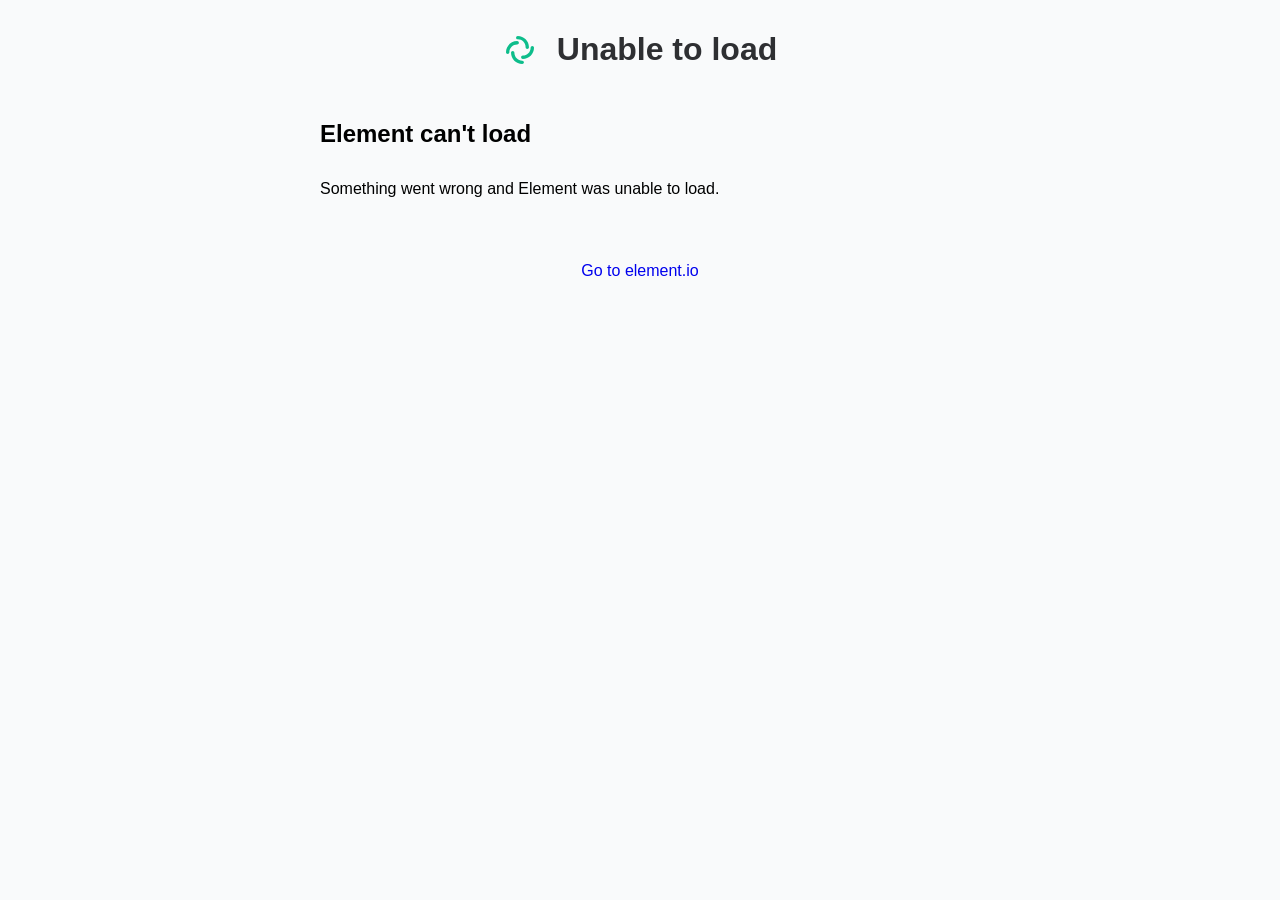
<file: products/default/src/main/resources/rawfile/element/static/unable-to-load.html>
<meta name="viewport" content="width=device-width, initial-scale=1.0" />

<head>
    <style type="text/css">
        /* By default, hide the custom IS stuff - enabled in JS */
        #custom_is,
        #is_url {
            display: none;
        }

        html {
            height: 100%;
        }

        body {
            background: #f9fafb;
            max-width: 680px;
            margin: auto;
            font-family:
                -apple-system, BlinkMacSystemFont, "Segoe UI", Roboto, Helvetica, Arial, sans-serif,
                "Apple Color Emoji", "Segoe UI Emoji", "Segoe UI Symbol";
        }

        .mx_Button {
            border: 0;
            border-radius: 4px;
            font-size: 18px;
            margin-left: 4px;
            margin-right: 4px;
            min-width: 80px;
            background-color: #03b381;
            color: #fff;
            cursor: pointer;
            padding: 12px 22px;
            word-break: break-word;
            text-decoration: none;
        }

        .mx_Center {
            justify-content: center;
        }

        .mx_ClearDecoration {
            text-decoration: none !important;
        }

        .mx_HomePage_header {
            color: #2e2f32;
            display: flex;
            align-items: center;
            justify-content: center;
        }

        .mx_HomePage h3 {
            margin-top: 30px;
        }

        .mx_HomePage_col {
            display: flex;
            flex-direction: row;
        }

        .mx_HomePage_row {
            flex: 1 1 0;
            display: flex;
            flex-direction: row;
            flex-wrap: wrap;
        }

        .mx_HomePage_logo {
            margin-right: 20px;
            margin-top: -10px;
        }

        .mx_HomePage_container {
            display: block !important;
            margin: 10px 20px;
        }

        .mx_HomePage_errorContainer {
            display: none; /* shown in JS if needed */
            margin: 20px;
            border: 1px solid red;
            background-color: #ffb9b9;
            padding: 5px;
        }

        .mx_HomePage_container h1,
        .mx_HomePage_container h2,
        .mx_HomePage_container h3,
        .mx_HomePage_container h4 {
            font-weight: 600;
            margin-bottom: 32px;
        }

        .mx_Spacer {
            margin-top: 24px;
        }

        .mx_FooterLink {
            color: ##0dbd8b;
            text-decoration: none;
        }

        .mx_Subtext {
            font-size: 14px;
        }

        .mx_SubtextTop {
            margin-top: 32px;
        }

        @media screen and (max-width: 1120px) {
            body {
                font-size: 20px;
            }

            h1 {
                font-size: 20px;
            }

            h4 {
                font-size: 16px;
            }

            .mx_Button {
                font-size: 18px;
                padding: 14px 28px;
            }

            .mx_HomePage_header {
                justify-content: left;
            }

            .mx_Spacer {
                margin-top: 24px;
            }
        }
    </style>

    <meta name="apple-itunes-app" content="app-id=id1083446067" />
</head>

<body>
    <div class="mx_HomePage_errorContainer">
        <!-- populated by JS if needed -->
    </div>

    <div class="mx_HomePage_container">
        <div class="mx_HomePage_header">
            <span class="mx_HomePage_logo">
                <svg width="34" height="42" viewBox="0 0 34 42" fill="none" xmlns="http://www.w3.org/2000/svg">
                    <path
                        fill-rule="evenodd"
                        clip-rule="evenodd"
                        d="M13.08 8.68C13.08 7.75216 13.8321 7 14.76 7C20.9456 7 25.96 12.0144 25.96 18.2C25.96 19.1278 25.2078 19.88 24.28 19.88C23.3521 19.88 22.6 19.1278 22.6 18.2C22.6 13.8701 19.0899 10.36 14.76 10.36C13.8321 10.36 13.08 9.60784 13.08 8.68Z"
                        fill="#0DBD8B"
                    />
                    <path
                        fill-rule="evenodd"
                        clip-rule="evenodd"
                        d="M20.92 33.32C20.92 34.2478 20.1679 35 19.24 35C13.0544 35 8.04001 29.9856 8.04001 23.8C8.04001 22.8722 8.79217 22.12 9.72001 22.12C10.6478 22.12 11.4 22.8722 11.4 23.8C11.4 28.1299 14.9101 31.64 19.24 31.64C20.1679 31.64 20.92 32.3922 20.92 33.32Z"
                        fill="#0DBD8B"
                    />
                    <path
                        fill-rule="evenodd"
                        clip-rule="evenodd"
                        d="M4.68 24.9199C3.75216 24.9199 3 24.1678 3 23.2399C3 17.0543 8.01441 12.0399 14.2 12.0399C15.1278 12.0399 15.88 12.7921 15.88 13.7199C15.88 14.6478 15.1278 15.3999 14.2 15.3999C9.87009 15.3999 6.36 18.91 6.36 23.2399C6.36 24.1678 5.60784 24.9199 4.68 24.9199Z"
                        fill="#0DBD8B"
                    />
                    <path
                        fill-rule="evenodd"
                        clip-rule="evenodd"
                        d="M29.32 17.0801C30.2478 17.0801 31 17.8322 31 18.7601C31 24.9457 25.9856 29.9601 19.8 29.9601C18.8722 29.9601 18.12 29.2079 18.12 28.2801C18.12 27.3522 18.8722 26.6001 19.8 26.6001C24.1299 26.6001 27.64 23.09 27.64 18.7601C27.64 17.8322 28.3922 17.0801 29.32 17.0801Z"
                        fill="#0DBD8B"
                    />
                </svg>
            </span>
            <h1>Unable to load</h1>
        </div>
        <div class="mx_HomePage_col">
            <div class="mx_HomePage_row">
                <div>
                    <h2 id="step1_heading">Element can't load</h2>
                    <p>Something went wrong and Element was unable to load.</p>
                </div>
            </div>
        </div>
        <div class="mx_HomePage_row mx_Center mx_Spacer">
            <p class="mx_Spacer">
                <a href="https://element.io" target="_blank" class="mx_FooterLink"> Go to element.io </a>
            </p>
        </div>
    </div>
</body>
</file>
<file: products/default/src/main/resources/rawfile/element/widgets/element-call/assets/index-DMNKmQqA.css>
@layer normalize{html{-webkit-text-size-adjust:100%;line-height:1.15}body{margin:0}main{display:block}h1{font-size:2em;margin:.67em 0}hr{box-sizing:content-box;height:0;overflow:visible}pre{font-family:monospace;font-size:1em}a{background-color:#0000}abbr[title]{border-bottom:none;-webkit-text-decoration:underline dotted;text-decoration:underline dotted}b,strong{font-weight:bolder}code,kbd,samp{font-family:monospace;font-size:1em}small{font-size:80%}sub,sup{font-size:75%;line-height:0;position:relative;vertical-align:baseline}sub{bottom:-.25em}sup{top:-.5em}img{border-style:none}button,input,optgroup,select,textarea{font-family:inherit;font-size:100%;line-height:1.15;margin:0}button,input{overflow:visible}button,select{text-transform:none}[type=button],[type=reset],[type=submit],button{-webkit-appearance:button}[type=button]::-moz-focus-inner,button::-moz-focus-inner{border-style:none;padding:0}[type=reset]::-moz-focus-inner,[type=submit]::-moz-focus-inner{border-style:none;padding:0}[type=button]:-moz-focusring,button:-moz-focusring{outline:1px dotted buttontext}[type=reset]:-moz-focusring,[type=submit]:-moz-focusring{outline:1px dotted buttontext}fieldset{padding:.35em .75em .625em}legend{box-sizing:border-box;color:inherit;display:table;max-width:100%;padding:0;white-space:normal}progress{vertical-align:baseline}textarea{overflow:auto}[type=checkbox],[type=radio]{box-sizing:border-box;padding:0}[type=number]::-webkit-inner-spin-button,[type=number]::-webkit-outer-spin-button{height:auto}[type=search]{-webkit-appearance:textfield;outline-offset:-2px}[type=search]::-webkit-search-decoration{-webkit-appearance:none}::-webkit-file-upload-button{-webkit-appearance:button;font:inherit}details{display:block}summary{display:list-item}[hidden],template{display:none}}@layer compound-legacy{a,h1,h2,h3,h4,h5,h6,p{margin-top:0}h1{font-size:32px;font-size:var(--font-size-headline)}h1,h2{font-weight:600}h2{font-size:24px;font-size:var(--font-size-title)}h3{font-size:18px;font-size:var(--font-size-subtitle)}h3,h4{font-weight:600}h4{font-size:15px;font-size:var(--font-size-body)}h1,h2,h3{line-height:1.2}p{line-height:24px;line-height:var(--font-size-title)}hr,p{font-size:15px;font-size:var(--font-size-body)}hr{border:none;border-top:1px solid var(--cpd-color-border-interactive-secondary);color:var(--cpd-color-border-interactive-secondary);font-weight:600;height:5px;line-height:24px;margin:0 12px;overflow:visible;text-align:center;width:calc(100% - 24px)}summary{font-size:15px;font-size:var(--font-size-body)}details>:not(summary){margin-left:15px;margin-left:var(--font-size-body)}details[open]>summary{margin-bottom:15px;margin-bottom:var(--font-size-body)}}@layer compound{@layer cpd-semantic,custom,cpd-base;@font-face{ascent-override:91.2883%;descent-override:22.7301%;font-display:swap;font-family:Inter Fallback\: Helvetica Neue;font-style:normal;font-weight:400;line-gap-override:0%;size-adjust:106.12%;src:local(Helvetica Neue),local(HelveticaNeue)}@font-face{ascent-override:89.9412%;descent-override:22.3946%;font-display:swap;font-family:Inter Fallback\: Segoe UI;font-style:normal;font-weight:400;size-adjust:107.709%;src:local(Segoe UI),local(SegoeUI)}@font-face{ascent-override:90.2384%;descent-override:22.4686%;font-display:swap;font-family:Inter Fallback\: Roboto;font-style:normal;font-weight:400;size-adjust:107.355%;src:local(Roboto Regular),local(Roboto-Regular)}@font-face{ascent-override:92.3027%;descent-override:22.9826%;font-display:swap;font-family:Inter Fallback\: Ubuntu;font-style:normal;font-weight:400;line-gap-override:0%;size-adjust:104.954%;src:local(Ubuntu Regular),local(Ubuntu-Regular)}@font-face{ascent-override:92.9112%;descent-override:23.1342%;font-display:swap;font-family:Inter Fallback\: Fira Sans;font-style:normal;font-weight:400;size-adjust:104.266%;src:local(Fira Sans Regular),local(FiraSans-Regular)}@font-face{ascent-override:96.1571%;descent-override:23.9423%;font-display:swap;font-family:Inter Fallback\: Noto Sans;font-style:normal;font-weight:400;size-adjust:100.747%;src:local(Noto Sans Regular),local(NotoSans-Regular)}@font-face{ascent-override:90.4365%;descent-override:22.518%;font-display:swap;font-family:Inter Fallback\: Arial;font-style:normal;font-weight:400;line-gap-override:0%;size-adjust:107.119%;src:local(Arial),local(ArialMT)}@font-face{ascent-override:90.3285%;descent-override:22.4911%;font-display:swap;font-family:Inter Fallback\: Helvetica Neue;font-style:italic;font-weight:400;line-gap-override:0%;size-adjust:107.248%;src:local(Helvetica Neue Italic),local(HelveticaNeue-Italic)}@font-face{ascent-override:87.4238%;descent-override:21.7678%;font-display:swap;font-family:Inter Fallback\: Segoe UI;font-style:italic;font-weight:400;size-adjust:110.811%;src:local(Segoe UI Italic),local(SegoeUI-Italic)}@font-face{ascent-override:87.2269%;descent-override:21.7188%;font-display:swap;font-family:Inter Fallback\: Roboto;font-style:italic;font-weight:400;size-adjust:111.061%;src:local(Roboto Italic),local(Roboto-Italic)}@font-face{ascent-override:88.7154%;descent-override:22.0894%;font-display:swap;font-family:Inter Fallback\: Ubuntu;font-style:italic;font-weight:400;line-gap-override:0%;size-adjust:109.197%;src:local(Ubuntu Italic),local(Ubuntu-Italic)}@font-face{ascent-override:91.3366%;descent-override:22.7421%;font-display:swap;font-family:Inter Fallback\: Fira Sans;font-style:italic;font-weight:400;size-adjust:106.064%;src:local(Fira Sans Italic),local(FiraSans-Italic)}@font-face{ascent-override:90.1268%;descent-override:22.4409%;font-display:swap;font-family:Inter Fallback\: Noto Sans;font-style:italic;font-weight:400;size-adjust:107.487%;src:local(Noto Sans Italic),local(NotoSans-Italic)}@font-face{ascent-override:89.885%;descent-override:22.3806%;font-display:swap;font-family:Inter Fallback\: Arial;font-style:italic;font-weight:400;line-gap-override:0%;size-adjust:107.777%;src:local(Arial Italic),local(Arial-ItalicMT)}@font-face{ascent-override:93.3765%;descent-override:23.25%;font-display:swap;font-family:Inter Fallback\: Helvetica Neue;font-style:normal;font-weight:500;line-gap-override:0%;size-adjust:103.747%;src:local(Helvetica Neue Medium),local(HelveticaNeue-Medium)}@font-face{ascent-override:91.8744%;descent-override:22.876%;font-display:swap;font-family:Inter Fallback\: Segoe UI;font-style:normal;font-weight:500;size-adjust:105.443%;src:local(Segoe UI Semibold),local(SegoeUI-Semibold)}@font-face{ascent-override:90.1094%;descent-override:22.4365%;font-display:swap;font-family:Inter Fallback\: Roboto;font-style:normal;font-weight:500;size-adjust:107.508%;src:local(Roboto Medium),local(Roboto-Medium)}@font-face{ascent-override:93.5773%;descent-override:23.3%;font-display:swap;font-family:Inter Fallback\: Ubuntu;font-style:normal;font-weight:500;line-gap-override:0%;size-adjust:103.524%;src:local(Ubuntu Medium),local(Ubuntu-Medium)}@font-face{ascent-override:92.1717%;descent-override:22.95%;font-display:swap;font-family:Inter Fallback\: Fira Sans;font-style:normal;font-weight:500;size-adjust:105.103%;src:local(Fira Sans Medium),local(FiraSans-Medium)}@font-face{ascent-override:96.7903%;descent-override:24.1%;font-display:swap;font-family:Inter Fallback\: Noto Sans;font-style:normal;font-weight:500;size-adjust:100.088%;src:local(Noto Sans Medium),local(NotoSans-Medium)}@font-face{ascent-override:92.8129%;descent-override:23.1097%;font-display:swap;font-family:Inter Fallback\: Helvetica Neue;font-style:italic;font-weight:500;line-gap-override:0%;size-adjust:104.377%;src:local(Helvetica Neue Medium Italic),local(HelveticaNeue-MediumItalic)}@font-face{ascent-override:90.3452%;descent-override:22.4952%;font-display:swap;font-family:Inter Fallback\: Segoe UI;font-style:italic;font-weight:500;line-gap-override:0%;size-adjust:107.228%;src:local(Segoe UI Semibold Italic),local(SegoeUI-SemiboldItalic)}@font-face{ascent-override:87.0316%;descent-override:21.6702%;font-display:swap;font-family:Inter Fallback\: Roboto;font-style:italic;font-weight:500;size-adjust:111.31%;src:local(Roboto Medium Italic),local(Roboto-MediumItalic)}@font-face{ascent-override:90.6173%;descent-override:22.563%;font-display:swap;font-family:Inter Fallback\: Ubuntu;font-style:italic;font-weight:500;line-gap-override:0%;size-adjust:106.906%;src:local(Ubuntu Medium Italic),local(Ubuntu-MediumItalic)}@font-face{ascent-override:90.2181%;descent-override:22.4636%;font-display:swap;font-family:Inter Fallback\: Fira Sans;font-style:italic;font-weight:500;size-adjust:107.379%;src:local(Fira Sans Medium Italic),local(FiraSans-MediumItalic)}@font-face{ascent-override:91.0165%;descent-override:22.6624%;font-display:swap;font-family:Inter Fallback\: Noto Sans;font-style:italic;font-weight:500;size-adjust:106.437%;src:local(Noto Sans Medium Italic),local(NotoSans-MediumItalic)}@font-face{ascent-override:95.4228%;descent-override:23.7595%;font-display:swap;font-family:Inter Fallback\: Helvetica Neue;font-style:normal;font-weight:600;line-gap-override:0%;size-adjust:101.522%;src:local(Helvetica Neue Bold),local(HelveticaNeue-Bold)}@font-face{ascent-override:94.4483%;descent-override:23.5169%;font-display:swap;font-family:Inter Fallback\: Segoe UI;font-style:normal;font-weight:600;size-adjust:102.569%;src:local(Segoe UI Bold),local(SegoeUI-Bold)}@font-face{ascent-override:89.886%;descent-override:22.3809%;font-display:swap;font-family:Inter Fallback\: Roboto;font-style:normal;font-weight:600;size-adjust:107.775%;src:local(Roboto Bold),local(Roboto-Bold)}@font-face{ascent-override:95.4228%;descent-override:23.7595%;font-display:swap;font-family:Inter Fallback\: Ubuntu;font-style:normal;font-weight:600;line-gap-override:0%;size-adjust:101.522%;src:local(Ubuntu Bold),local(Ubuntu-Bold)}@font-face{ascent-override:91.2481%;descent-override:22.72%;font-display:swap;font-family:Inter Fallback\: Fira Sans;font-style:normal;font-weight:600;size-adjust:106.167%;src:local(Fira Sans SemiBold),local(FiraSans-SemiBold)}@font-face{ascent-override:97.8084%;descent-override:24.3535%;font-display:swap;font-family:Inter Fallback\: Noto Sans;font-style:normal;font-weight:600;size-adjust:99.0457%;src:local(Noto Sans SemiBold),local(NotoSans-SemiBold)}@font-face{ascent-override:95.419%;descent-override:23.7586%;font-display:swap;font-family:Inter Fallback\: Arial;font-style:normal;font-weight:600;line-gap-override:0%;size-adjust:101.526%;src:local(Arial Bold),local(Arial-BoldMT)}@font-face{ascent-override:94.9556%;descent-override:23.6432%;font-display:swap;font-family:Inter Fallback\: Helvetica Neue;font-style:italic;font-weight:600;line-gap-override:0%;size-adjust:102.021%;src:local(Helvetica Neue Bold Italic),local(HelveticaNeue-BoldItalic)}@font-face{ascent-override:93.4049%;descent-override:23.2571%;font-display:swap;font-family:Inter Fallback\: Segoe UI;font-style:italic;font-weight:600;size-adjust:103.715%;src:local(Segoe UI Bold Italic),local(SegoeUI-BoldItalic)}@font-face{ascent-override:86.7537%;descent-override:21.601%;font-display:swap;font-family:Inter Fallback\: Roboto;font-style:italic;font-weight:600;size-adjust:111.667%;src:local(Roboto Bold Italic),local(Roboto-BoldItalic)}@font-face{ascent-override:92.3893%;descent-override:23.0042%;font-display:swap;font-family:Inter Fallback\: Ubuntu;font-style:italic;font-weight:600;line-gap-override:0%;size-adjust:104.855%;src:local(Ubuntu Bold Italic),local(Ubuntu-BoldItalic)}@font-face{ascent-override:89.2306%;descent-override:22.2177%;font-display:swap;font-family:Inter Fallback\: Fira Sans;font-style:italic;font-weight:600;size-adjust:108.567%;src:local(Fira Sans SemiBold Italic),local(FiraSans-SemiBoldItalic)}@font-face{ascent-override:91.9944%;descent-override:22.9059%;font-display:swap;font-family:Inter Fallback\: Noto Sans;font-style:italic;font-weight:600;size-adjust:105.305%;src:local(Noto Sans SemiBold Italic),local(NotoSans-SemiBoldItalic)}@font-face{ascent-override:94.7544%;descent-override:23.5931%;font-display:swap;font-family:Inter Fallback\: Arial;font-style:italic;font-weight:600;line-gap-override:0%;size-adjust:102.238%;src:local(Arial Bold Italic),local(Arial-BoldItalicMT)}@media screen{@layer cpd-base{:root,[class*=cpd-theme-]{--cpd-space-scale:4px;--cpd-space-0x:0;--cpd-space-6x:24px;--cpd-space-10x:40px;--cpd-space-11x:44px;--cpd-space-12x:48px;--cpd-space-16x:64px;--cpd-space-36x:144px;--cpd-space-56x:224px;--cpd-border-width-1:1px;--cpd-border-width-2:2px;--cpd-border-width-4:4px;--cpd-border-width-0-5:.5px;--cpd-font-family-sans:Inter,"Inter Fallback: Helvetica Neue","Inter Fallback: Segoe UI","Inter Fallback: Roboto","Inter Fallback: Ubuntu","Inter Fallback: Fira Sans","Inter Fallback: Noto Sans","Inter Fallback: Arial","Helvetica Neue","Segoe UI",Roboto,Ubuntu,"Fira Sans","Noto Sans",Arial,sans-serif;--cpd-font-family-mono:Inconsolata,ui-monospace,monospace;--cpd-font-weight-regular:400;--cpd-font-weight-medium:500;--cpd-font-weight-semibold:600;--cpd-font-line-height-minimum:1;--cpd-font-line-height-tight:1.25;--cpd-font-line-height-regular:1.5;--cpd-font-size-body-xs:.6875rem;--cpd-font-size-body-sm:.8125rem;--cpd-font-size-body-md:.9375rem;--cpd-font-size-body-lg:1.0625rem;--cpd-font-size-heading-sm:1.25rem;--cpd-font-size-heading-md:1.5rem;--cpd-font-size-heading-lg:1.75rem;--cpd-font-size-heading-xl:2rem;--cpd-font-size-root:1rem;--cpd-font-letter-spacing-body-xs:.0048em;--cpd-font-letter-spacing-body-sm:-.0031em;--cpd-font-letter-spacing-body-md:-.0088em;--cpd-font-letter-spacing-body-lg:-.0128em;--cpd-font-letter-spacing-heading-sm:-.0166em;--cpd-font-letter-spacing-heading-md:-.0195em;--cpd-font-letter-spacing-heading-lg:-.0209em;--cpd-font-letter-spacing-heading-xl:-.0216em;--cpd-space-0-5x:2px;--cpd-space-1x:var(--cpd-space-scale);--cpd-space-1-5x:6px;--cpd-space-2x:8px;--cpd-space-3x:12px;--cpd-space-4x:16px;--cpd-space-5x:20px;--cpd-space-7x:28px;--cpd-space-8x:32px;--cpd-space-9x:36px;--cpd-space-13x:52px;--cpd-space-14x:56px;--cpd-space-15x:60px;--cpd-space-20x:80px;--cpd-space-24x:96px;--cpd-space-28x:112px;--cpd-space-32x:128px;--cpd-space-40x:160px;--cpd-space-48x:192px;--cpd-space-64x:256px;--cpd-font-body-xs-regular:var(--cpd-font-weight-regular) var(--cpd-font-size-body-xs)/var(--cpd-font-line-height-regular) var(--cpd-font-family-sans);--cpd-font-body-xs-medium:var(--cpd-font-weight-medium) var(--cpd-font-size-body-xs)/var(--cpd-font-line-height-regular) var(--cpd-font-family-sans);--cpd-font-body-xs-semibold:var(--cpd-font-weight-semibold) var(--cpd-font-size-body-xs)/var(--cpd-font-line-height-regular) var(--cpd-font-family-sans);--cpd-font-body-sm-regular:var(--cpd-font-weight-regular) var(--cpd-font-size-body-sm)/var(--cpd-font-line-height-regular) var(--cpd-font-family-sans);--cpd-font-body-sm-medium:var(--cpd-font-weight-medium) var(--cpd-font-size-body-sm)/var(--cpd-font-line-height-regular) var(--cpd-font-family-sans);--cpd-font-body-sm-semibold:var(--cpd-font-weight-semibold) var(--cpd-font-size-body-sm)/var(--cpd-font-line-height-regular) var(--cpd-font-family-sans);--cpd-font-body-md-regular:var(--cpd-font-weight-regular) var(--cpd-font-size-body-md)/var(--cpd-font-line-height-regular) var(--cpd-font-family-sans);--cpd-font-body-md-medium:var(--cpd-font-weight-medium) var(--cpd-font-size-body-md)/var(--cpd-font-line-height-regular) var(--cpd-font-family-sans);--cpd-font-body-md-semibold:var(--cpd-font-weight-semibold) var(--cpd-font-size-body-md)/var(--cpd-font-line-height-regular) var(--cpd-font-family-sans);--cpd-font-body-lg-regular:var(--cpd-font-weight-regular) var(--cpd-font-size-body-lg)/var(--cpd-font-line-height-regular) var(--cpd-font-family-sans);--cpd-font-body-lg-medium:var(--cpd-font-weight-medium) var(--cpd-font-size-body-lg)/var(--cpd-font-line-height-regular) var(--cpd-font-family-sans);--cpd-font-body-lg-semibold:var(--cpd-font-weight-semibold) var(--cpd-font-size-body-lg)/var(--cpd-font-line-height-regular) var(--cpd-font-family-sans);--cpd-font-heading-sm-regular:var(--cpd-font-weight-regular) var(--cpd-font-size-heading-sm)/var(--cpd-font-line-height-tight) var(--cpd-font-family-sans);--cpd-font-heading-sm-medium:var(--cpd-font-weight-medium) var(--cpd-font-size-heading-sm)/var(--cpd-font-line-height-tight) var(--cpd-font-family-sans);--cpd-font-heading-sm-semibold:var(--cpd-font-weight-semibold) var(--cpd-font-size-heading-sm)/var(--cpd-font-line-height-tight) var(--cpd-font-family-sans);--cpd-font-heading-md-regular:var(--cpd-font-weight-regular) var(--cpd-font-size-heading-md)/var(--cpd-font-line-height-tight) var(--cpd-font-family-sans);--cpd-font-heading-md-semibold:var(--cpd-font-weight-semibold) var(--cpd-font-size-heading-md)/var(--cpd-font-line-height-tight) var(--cpd-font-family-sans);--cpd-font-heading-lg-regular:var(--cpd-font-weight-regular) var(--cpd-font-size-heading-lg)/var(--cpd-font-line-height-tight) var(--cpd-font-family-sans);--cpd-font-heading-lg-semibold:var(--cpd-font-weight-semibold) var(--cpd-font-size-heading-lg)/var(--cpd-font-line-height-tight) var(--cpd-font-family-sans);--cpd-font-heading-xl-regular:var(--cpd-font-weight-regular) var(--cpd-font-size-heading-xl)/var(--cpd-font-line-height-tight) var(--cpd-font-family-sans);--cpd-font-heading-xl-semibold:var(--cpd-font-weight-semibold) var(--cpd-font-size-heading-xl)/var(--cpd-font-line-height-tight) var(--cpd-font-family-sans)}.cpd-theme-light.cpd-theme-light{--cpd-color-theme-bg:#fff;--cpd-color-gray-100:#fbfcfd;--cpd-color-gray-200:#f7f9fa;--cpd-color-gray-300:#f0f2f5;--cpd-color-gray-400:#e1e6ec;--cpd-color-gray-500:#cdd3da;--cpd-color-gray-600:#bdc4cc;--cpd-color-gray-700:#a6adb7;--cpd-color-gray-800:#818a95;--cpd-color-gray-900:#656d77;--cpd-color-gray-1000:#595e67;--cpd-color-gray-1100:#4c5158;--cpd-color-gray-1200:#3c4045;--cpd-color-gray-1300:#2b2d32;--cpd-color-gray-1400:#1b1d22;--cpd-color-red-100:#fffaf9;--cpd-color-red-200:#fff7f6;--cpd-color-red-300:#ffefec;--cpd-color-red-400:#ffdfda;--cpd-color-red-500:#ffc5bc;--cpd-color-red-600:#ffafa5;--cpd-color-red-700:#ff8c81;--cpd-color-red-800:#ff3d3d;--cpd-color-red-900:#d51928;--cpd-color-red-1000:#bc0f22;--cpd-color-red-1100:#a4041d;--cpd-color-red-1200:#850006;--cpd-color-red-1300:#620000;--cpd-color-red-1400:#450000;--cpd-color-orange-100:#fffaf7;--cpd-color-orange-200:#fff6ef;--cpd-color-orange-300:#ffefe4;--cpd-color-orange-400:#ffdfc8;--cpd-color-orange-500:#ffc8a1;--cpd-color-orange-600:#fdb37c;--cpd-color-orange-700:#f89440;--cpd-color-orange-800:#dc6700;--cpd-color-orange-900:#bc4500;--cpd-color-orange-1000:#ac3300;--cpd-color-orange-1100:#9b2200;--cpd-color-orange-1200:#850000;--cpd-color-orange-1300:#620000;--cpd-color-orange-1400:#450000;--cpd-color-yellow-100:#fffcf0;--cpd-color-yellow-200:#fff8e0;--cpd-color-yellow-300:#fff2c1;--cpd-color-yellow-400:#ffe484;--cpd-color-yellow-500:#fbce00;--cpd-color-yellow-600:#f1bd00;--cpd-color-yellow-700:#dea200;--cpd-color-yellow-800:#be7a00;--cpd-color-yellow-900:#9f5b00;--cpd-color-yellow-1000:#8f4d00;--cpd-color-yellow-1100:#803f00;--cpd-color-yellow-1200:#692e00;--cpd-color-yellow-1300:#541a00;--cpd-color-yellow-1400:#410600;--cpd-color-lime-100:#f8fdf6;--cpd-color-lime-200:#f1fcee;--cpd-color-lime-300:#e0f8d9;--cpd-color-lime-400:#c8f1ba;--cpd-color-lime-500:#99e57e;--cpd-color-lime-600:#76db4c;--cpd-color-lime-700:#54c424;--cpd-color-lime-800:#359d18;--cpd-color-lime-900:#197d0c;--cpd-color-lime-1000:#006e00;--cpd-color-lime-1100:#005f00;--cpd-color-lime-1200:#004b00;--cpd-color-lime-1300:#003600;--cpd-color-lime-1400:#002400;--cpd-color-green-100:#f8fdfb;--cpd-color-green-200:#f1fbf6;--cpd-color-green-300:#e3f7ed;--cpd-color-green-400:#c6eedb;--cpd-color-green-500:#98e1c1;--cpd-color-green-600:#71d7ae;--cpd-color-green-700:#0bc491;--cpd-color-green-800:#009b78;--cpd-color-green-900:#007a61;--cpd-color-green-1000:#006b52;--cpd-color-green-1100:#005c45;--cpd-color-green-1200:#004933;--cpd-color-green-1300:#003420;--cpd-color-green-1400:#002311;--cpd-color-cyan-100:#f8fdfd;--cpd-color-cyan-200:#f1fafb;--cpd-color-cyan-300:#e3f5f8;--cpd-color-cyan-400:#c7ecf0;--cpd-color-cyan-500:#9bdde5;--cpd-color-cyan-600:#76d1dd;--cpd-color-cyan-700:#15becf;--cpd-color-cyan-800:#0094c0;--cpd-color-cyan-900:#0072ac;--cpd-color-cyan-1000:#00629c;--cpd-color-cyan-1100:#00548c;--cpd-color-cyan-1200:#004077;--cpd-color-cyan-1300:#002b61;--cpd-color-cyan-1400:#00194f;--cpd-color-blue-100:#f9fcff;--cpd-color-blue-200:#f4f8ff;--cpd-color-blue-300:#e9f2ff;--cpd-color-blue-400:#d8e7fe;--cpd-color-blue-500:#bad5fc;--cpd-color-blue-600:#a3c6fa;--cpd-color-blue-700:#7eaff6;--cpd-color-blue-800:#4088ee;--cpd-color-blue-900:#0467dd;--cpd-color-blue-1000:#0558c7;--cpd-color-blue-1100:#064ab1;--cpd-color-blue-1200:#043894;--cpd-color-blue-1300:#012478;--cpd-color-blue-1400:#000e65;--cpd-color-purple-100:#fbfbff;--cpd-color-purple-200:#f8f7ff;--cpd-color-purple-300:#f1efff;--cpd-color-purple-400:#e6e2ff;--cpd-color-purple-500:#d4cdff;--cpd-color-purple-600:#c5bbff;--cpd-color-purple-700:#b1a0ff;--cpd-color-purple-800:#9271fd;--cpd-color-purple-900:#7a47f1;--cpd-color-purple-1000:#6b37de;--cpd-color-purple-1100:#5d26cd;--cpd-color-purple-1200:#4c05b5;--cpd-color-purple-1300:#33008d;--cpd-color-purple-1400:#200066;--cpd-color-fuchsia-100:#fefafe;--cpd-color-fuchsia-200:#fcf5fd;--cpd-color-fuchsia-300:#faeefb;--cpd-color-fuchsia-400:#f6dff7;--cpd-color-fuchsia-500:#edc6f0;--cpd-color-fuchsia-600:#e7b2ea;--cpd-color-fuchsia-700:#db93e1;--cpd-color-fuchsia-800:#c85ed1;--cpd-color-fuchsia-900:#ad33bd;--cpd-color-fuchsia-1000:#972aaa;--cpd-color-fuchsia-1100:#822198;--cpd-color-fuchsia-1200:#671481;--cpd-color-fuchsia-1300:#4e0068;--cpd-color-fuchsia-1400:#34004c;--cpd-color-pink-100:#fffafb;--cpd-color-pink-200:#fff5f7;--cpd-color-pink-300:#ffecf0;--cpd-color-pink-400:#ffdee5;--cpd-color-pink-500:#ffc2cf;--cpd-color-pink-600:#ffadc0;--cpd-color-pink-700:#ff88a6;--cpd-color-pink-800:#f7407d;--cpd-color-pink-900:#d20c65;--cpd-color-pink-1000:#b80a5b;--cpd-color-pink-1100:#9f0850;--cpd-color-pink-1200:#7e0642;--cpd-color-pink-1300:#5f002b;--cpd-color-pink-1400:#430017;--cpd-color-alpha-gray-100:#36699b05;--cpd-color-alpha-gray-200:#3668810a;--cpd-color-alpha-gray-300:#0526570f;--cpd-color-alpha-gray-400:#052e611f;--cpd-color-alpha-gray-500:#05244833;--cpd-color-alpha-gray-600:#011d3c42;--cpd-color-alpha-gray-700:#01153259;--cpd-color-alpha-gray-800:#03152b80;--cpd-color-alpha-gray-900:#0310219c;--cpd-color-alpha-gray-1000:#030c1ba8;--cpd-color-alpha-gray-1100:#030b16b5;--cpd-color-alpha-gray-1200:#02070dc4;--cpd-color-alpha-gray-1300:#03050cd6;--cpd-color-alpha-gray-1400:#020408e6;--cpd-color-alpha-red-100:#ff593808;--cpd-color-alpha-red-200:#ff391f0a;--cpd-color-alpha-red-300:#ff381414;--cpd-color-alpha-red-400:#ff2b0a26;--cpd-color-alpha-red-500:#ff260545;--cpd-color-alpha-red-600:#ff22055c;--cpd-color-alpha-red-700:#ff1a0580;--cpd-color-alpha-red-800:#ff0505c4;--cpd-color-alpha-red-900:#cf0213e8;--cpd-color-alpha-red-1000:#bb0217f2;--cpd-color-alpha-red-1100:#a2011cfc;--cpd-color-alpha-red-1200:#850007;--cpd-color-alpha-red-1300:#610000;--cpd-color-alpha-red-1400:#470000;--cpd-color-alpha-orange-100:#ff81380a;--cpd-color-alpha-orange-200:#ff7d1a12;--cpd-color-alpha-orange-300:#ff6c0a1c;--cpd-color-alpha-orange-400:#ff6d0538;--cpd-color-alpha-orange-500:#ff6a005e;--cpd-color-alpha-orange-600:#fc6f0385;--cpd-color-alpha-orange-700:#f56e00bf;--cpd-color-alpha-orange-800:#db6600;--cpd-color-alpha-orange-900:#bd4500;--cpd-color-alpha-orange-1000:#ad3400;--cpd-color-alpha-orange-1100:#992100;--cpd-color-alpha-orange-1200:#850000;--cpd-color-alpha-orange-1300:#610000;--cpd-color-alpha-orange-1400:#470000;--cpd-color-alpha-yellow-100:#ffcd050f;--cpd-color-alpha-yellow-200:#ffc70f21;--cpd-color-alpha-yellow-300:#ffc90540;--cpd-color-alpha-yellow-400:#ffc9057d;--cpd-color-alpha-yellow-500:#facc00;--cpd-color-alpha-yellow-600:#f0bc00;--cpd-color-alpha-yellow-700:#e0a500;--cpd-color-alpha-yellow-800:#bd7b00;--cpd-color-alpha-yellow-900:#9e5a00;--cpd-color-alpha-yellow-1000:#8f4c00;--cpd-color-alpha-yellow-1100:#804000;--cpd-color-alpha-yellow-1200:#6b2e00;--cpd-color-alpha-yellow-1300:#571b00;--cpd-color-alpha-yellow-1400:#420700;--cpd-color-alpha-lime-100:#4fcd1d0a;--cpd-color-alpha-lime-200:#38d40c12;--cpd-color-alpha-lime-300:#2ecf0226;--cpd-color-alpha-lime-400:#3ace0947;--cpd-color-alpha-lime-500:#37ca0282;--cpd-color-alpha-lime-600:#40ce03b5;--cpd-color-alpha-lime-700:#39bd00db;--cpd-color-alpha-lime-800:#209301e8;--cpd-color-alpha-lime-900:#107902f5;--cpd-color-alpha-lime-1000:#007000;--cpd-color-alpha-lime-1100:#006100;--cpd-color-alpha-lime-1200:#004d00;--cpd-color-alpha-lime-1300:#003800;--cpd-color-alpha-lime-1400:#002400;--cpd-color-alpha-green-100:#16bb7908;--cpd-color-alpha-green-200:#16bb690f;--cpd-color-alpha-green-300:#00b85c1c;--cpd-color-alpha-green-400:#07b6613b;--cpd-color-alpha-green-500:#04b96a69;--cpd-color-alpha-green-600:#01b76e8f;--cpd-color-alpha-green-700:#01c18af5;--cpd-color-alpha-green-800:#009975;--cpd-color-alpha-green-900:#007a62;--cpd-color-alpha-green-1000:#006b52;--cpd-color-alpha-green-1100:#005c45;--cpd-color-alpha-green-1200:#004732;--cpd-color-alpha-green-1300:#00331f;--cpd-color-alpha-green-1400:#002411;--cpd-color-alpha-cyan-100:#16bbbb08;--cpd-color-alpha-cyan-200:#16abbb0f;--cpd-color-alpha-cyan-300:#00a8c21c;--cpd-color-alpha-cyan-400:#00aabd38;--cpd-color-alpha-cyan-500:#05abbd66;--cpd-color-alpha-cyan-600:#01aac18a;--cpd-color-alpha-cyan-700:#01b7cbeb;--cpd-color-alpha-cyan-800:#0095c2;--cpd-color-alpha-cyan-900:#0074ad;--cpd-color-alpha-cyan-1000:#00649e;--cpd-color-alpha-cyan-1100:#00568f;--cpd-color-alpha-cyan-1200:#003f75;--cpd-color-alpha-cyan-1300:#002c61;--cpd-color-alpha-cyan-1400:#001a52;--cpd-color-alpha-blue-100:#389cff08;--cpd-color-alpha-blue-200:#2474ff0d;--cpd-color-alpha-blue-300:#0a70ff17;--cpd-color-alpha-blue-400:#0b6af929;--cpd-color-alpha-blue-500:#096cf647;--cpd-color-alpha-blue-600:#0663ef5e;--cpd-color-alpha-blue-700:#0264ed82;--cpd-color-alpha-blue-800:#0062ebbf;--cpd-color-alpha-blue-900:#0165dffc;--cpd-color-alpha-blue-1000:#0256c5fc;--cpd-color-alpha-blue-1100:#0148b2fa;--cpd-color-alpha-blue-1200:#013693fc;--cpd-color-alpha-blue-1300:#012579;--cpd-color-alpha-blue-1400:#000e66;--cpd-color-alpha-purple-100:#3838ff05;--cpd-color-alpha-purple-200:#5338ff0a;--cpd-color-alpha-purple-300:#381aff12;--cpd-color-alpha-purple-400:#2f0fff1f;--cpd-color-alpha-purple-500:#2605ff33;--cpd-color-alpha-purple-600:#2b05ff45;--cpd-color-alpha-purple-700:#3305ff61;--cpd-color-alpha-purple-800:#3b01f98f;--cpd-color-alpha-purple-900:#4902edba;--cpd-color-alpha-purple-1000:#4502d4c9;--cpd-color-alpha-purple-1100:#4303c4db;--cpd-color-alpha-purple-1200:#4a02b6fc;--cpd-color-alpha-purple-1300:#34008f;--cpd-color-alpha-purple-1400:#200066;--cpd-color-alpha-fuchsia-100:#cc05cc05;--cpd-color-alpha-fuchsia-200:#b505cc0a;--cpd-color-alpha-fuchsia-300:#b60cc612;--cpd-color-alpha-fuchsia-400:#bd09c321;--cpd-color-alpha-fuchsia-500:#b407c03b;--cpd-color-alpha-fuchsia-600:#b207bb4f;--cpd-color-alpha-fuchsia-700:#aa04b96e;--cpd-color-alpha-fuchsia-800:#ab03baa3;--cpd-color-alpha-fuchsia-900:#9900adcc;--cpd-color-alpha-fuchsia-1000:#820198d6;--cpd-color-alpha-fuchsia-1100:#73038ce0;--cpd-color-alpha-fuchsia-1200:#5d0279ed;--cpd-color-alpha-fuchsia-1300:#4d0066;--cpd-color-alpha-fuchsia-1400:#34004d;--cpd-color-alpha-pink-100:#ff053705;--cpd-color-alpha-pink-200:#ff05370a;--cpd-color-alpha-pink-300:#ff144714;--cpd-color-alpha-pink-400:#ff003721;--cpd-color-alpha-pink-500:#ff00373d;--cpd-color-alpha-pink-600:#ff053f54;--cpd-color-alpha-pink-700:#ff004078;--cpd-color-alpha-pink-800:#f50052bf;--cpd-color-alpha-pink-900:#cf025ef5;--cpd-color-alpha-pink-1000:#b60256f7;--cpd-color-alpha-pink-1100:#9e004cf7;--cpd-color-alpha-pink-1200:#79013dfa;--cpd-color-alpha-pink-1300:#61002c;--cpd-color-alpha-pink-1400:#420017;--cpd-color-transparent:#0000}}@layer cpd-semantic{:root,[class*=cpd-theme-]{--cpd-color-text-primary:var(--cpd-color-gray-1400);--cpd-color-text-secondary:var(--cpd-color-gray-900);--cpd-color-text-disabled:var(--cpd-color-gray-800);--cpd-color-text-action-primary:var(--cpd-color-gray-1400);--cpd-color-text-action-accent:var(--cpd-color-green-900);--cpd-color-text-action-success:var(--cpd-color-green-900);--cpd-color-text-link-external:var(--cpd-color-blue-1100);--cpd-color-text-critical-primary:var(--cpd-color-red-900);--cpd-color-text-success-primary:var(--cpd-color-green-900);--cpd-color-text-info-primary:var(--cpd-color-blue-1100);--cpd-color-text-on-solid-primary:var(--cpd-color-theme-bg);--cpd-color-text-decorative-1:var(--cpd-color-lime-1100);--cpd-color-text-decorative-2:var(--cpd-color-cyan-1100);--cpd-color-text-decorative-3:var(--cpd-color-fuchsia-1100);--cpd-color-text-decorative-4:var(--cpd-color-purple-1100);--cpd-color-text-decorative-5:var(--cpd-color-pink-1100);--cpd-color-text-decorative-6:var(--cpd-color-orange-1100);--cpd-color-text-badge-accent:var(--cpd-color-green-1100);--cpd-color-text-badge-info:var(--cpd-color-blue-1100);--cpd-color-text-warning-primary:var(--cpd-color-orange-900);--cpd-color-bg-subtle-primary:var(--cpd-color-gray-400);--cpd-color-bg-subtle-secondary:var(--cpd-color-gray-300);--cpd-color-bg-subtle-tertiary:var(--cpd-color-gray-100);--cpd-color-bg-canvas-default:var(--cpd-color-theme-bg);--cpd-color-bg-canvas-disabled:var(--cpd-color-gray-200);--cpd-color-bg-action-primary-rest:var(--cpd-color-gray-1400);--cpd-color-bg-action-primary-hovered:var(--cpd-color-gray-1200);--cpd-color-bg-action-primary-pressed:var(--cpd-color-gray-1100);--cpd-color-bg-action-primary-disabled:var(--cpd-color-gray-700);--cpd-color-bg-action-secondary-rest:var(--cpd-color-theme-bg);--cpd-color-bg-action-secondary-hovered:var(--cpd-color-alpha-gray-200);--cpd-color-bg-action-secondary-pressed:var(--cpd-color-alpha-gray-300);--cpd-color-bg-action-tertiary-rest:var(--cpd-color-theme-bg);--cpd-color-bg-action-tertiary-hovered:var(--cpd-color-gray-300);--cpd-color-bg-action-tertiary-selected:var(--cpd-color-gray-400);--cpd-color-bg-critical-primary:var(--cpd-color-red-900);--cpd-color-bg-critical-hovered:var(--cpd-color-red-1000);--cpd-color-bg-critical-subtle:var(--cpd-color-red-200);--cpd-color-bg-critical-subtle-hovered:var(--cpd-color-red-300);--cpd-color-bg-success-subtle:var(--cpd-color-green-200);--cpd-color-bg-success-rest:var(--cpd-color-green-900);--cpd-color-bg-success-hovered:var(--cpd-color-green-1000);--cpd-color-bg-success-pressed:var(--cpd-color-green-1100);--cpd-color-bg-info-subtle:var(--cpd-color-blue-200);--cpd-color-bg-decorative-1:var(--cpd-color-lime-300);--cpd-color-bg-decorative-2:var(--cpd-color-cyan-300);--cpd-color-bg-decorative-3:var(--cpd-color-fuchsia-300);--cpd-color-bg-decorative-4:var(--cpd-color-purple-300);--cpd-color-bg-decorative-5:var(--cpd-color-pink-300);--cpd-color-bg-decorative-6:var(--cpd-color-orange-300);--cpd-color-bg-accent-rest:var(--cpd-color-green-900);--cpd-color-bg-accent-hovered:var(--cpd-color-green-1000);--cpd-color-bg-accent-pressed:var(--cpd-color-green-1100);--cpd-color-bg-accent-selected:var(--cpd-color-alpha-green-300);--cpd-color-bg-accent-subtle:var(--cpd-color-green-200);--cpd-color-bg-badge-accent:var(--cpd-color-green-400);--cpd-color-bg-badge-info:var(--cpd-color-blue-400);--cpd-color-bg-badge-default:var(--cpd-color-theme-bg);--cpd-color-bg-badge-primary:var(--cpd-color-gray-1400);--cpd-color-bg-badge-secondary:var(--cpd-color-gray-400);--cpd-color-bg-badge-critical:var(--cpd-color-red-300);--cpd-color-border-disabled:var(--cpd-color-gray-500);--cpd-color-border-focused:var(--cpd-color-blue-900);--cpd-color-border-interactive-primary:var(--cpd-color-gray-800);--cpd-color-border-interactive-secondary:var(--cpd-color-gray-600);--cpd-color-border-interactive-hovered:var(--cpd-color-gray-1100);--cpd-color-border-critical-primary:var(--cpd-color-red-900);--cpd-color-border-critical-hovered:var(--cpd-color-red-1000);--cpd-color-border-critical-subtle:var(--cpd-color-red-500);--cpd-color-border-success-subtle:var(--cpd-color-green-500);--cpd-color-border-success-primary:var(--cpd-color-green-900);--cpd-color-border-info-subtle:var(--cpd-color-blue-700);--cpd-color-border-accent-subtle:var(--cpd-color-green-700);--cpd-color-border-accent-primary:var(--cpd-color-green-900);--cpd-color-icon-primary:var(--cpd-color-gray-1400);--cpd-color-icon-secondary:var(--cpd-color-gray-900);--cpd-color-icon-tertiary:var(--cpd-color-gray-800);--cpd-color-icon-quaternary:var(--cpd-color-gray-700);--cpd-color-icon-disabled:var(--cpd-color-gray-700);--cpd-color-icon-primary-alpha:var(--cpd-color-alpha-gray-1400);--cpd-color-icon-secondary-alpha:var(--cpd-color-alpha-gray-900);--cpd-color-icon-tertiary-alpha:var(--cpd-color-alpha-gray-800);--cpd-color-icon-quaternary-alpha:var(--cpd-color-alpha-gray-700);--cpd-color-icon-accent-tertiary:var(--cpd-color-green-800);--cpd-color-icon-accent-primary:var(--cpd-color-green-900);--cpd-color-icon-critical-primary:var(--cpd-color-red-900);--cpd-color-icon-success-primary:var(--cpd-color-green-900);--cpd-color-icon-info-primary:var(--cpd-color-blue-1100);--cpd-color-icon-on-solid-primary:var(--cpd-color-theme-bg);--cpd-color-icon-warning-primary:var(--cpd-color-orange-900);--cpd-color-gradient-subtle-stop1:var(--cpd-color-alpha-green-500);--cpd-color-gradient-subtle-stop2:var(--cpd-color-alpha-green-400);--cpd-color-gradient-subtle-stop3:var(--cpd-color-alpha-green-300);--cpd-color-gradient-subtle-stop4:var(--cpd-color-alpha-green-200);--cpd-color-gradient-subtle-stop5:var(--cpd-color-alpha-green-100);--cpd-color-gradient-subtle-stop6:var(--cpd-color-transparent);--cpd-color-gradient-info-stop1:var(--cpd-color-blue-200);--cpd-color-gradient-info-stop2:var(--cpd-color-theme-bg);--cpd-color-gradient-critical-stop1:var(--cpd-color-red-200);--cpd-color-gradient-critical-stop2:var(--cpd-color-theme-bg);--cpd-color-separator-primary:var(--cpd-color-gray-400);--cpd-color-separator-secondary:var(--cpd-color-gray-300);--cpd-color-gradient-subtle-linear:linear-gradient(180deg,var(--cpd-color-gradient-subtle-stop1) 0%,var(--cpd-color-gradient-subtle-stop2) 20%,var(--cpd-color-gradient-subtle-stop3) 40%,var(--cpd-color-gradient-subtle-stop4) 60%,var(--cpd-color-gradient-subtle-stop5) 80%,var(--cpd-color-gradient-subtle-stop6) 100%);--cpd-color-gradient-info-linear:linear-gradient(180deg,var(--cpd-color-gradient-info-stop1) 0%,var(--cpd-color-gradient-info-stop2) 100%);--cpd-color-gradient-critical-linear:linear-gradient(180deg,var(--cpd-color-gradient-critical-stop1) 0%,var(--cpd-color-gradient-critical-stop2) 100%)}}}@media screen and (prefers-color-scheme:light){@layer cpd-base{:root{--cpd-color-theme-bg:#fff;--cpd-color-gray-100:#fbfcfd;--cpd-color-gray-200:#f7f9fa;--cpd-color-gray-300:#f0f2f5;--cpd-color-gray-400:#e1e6ec;--cpd-color-gray-500:#cdd3da;--cpd-color-gray-600:#bdc4cc;--cpd-color-gray-700:#a6adb7;--cpd-color-gray-800:#818a95;--cpd-color-gray-900:#656d77;--cpd-color-gray-1000:#595e67;--cpd-color-gray-1100:#4c5158;--cpd-color-gray-1200:#3c4045;--cpd-color-gray-1300:#2b2d32;--cpd-color-gray-1400:#1b1d22;--cpd-color-red-100:#fffaf9;--cpd-color-red-200:#fff7f6;--cpd-color-red-300:#ffefec;--cpd-color-red-400:#ffdfda;--cpd-color-red-500:#ffc5bc;--cpd-color-red-600:#ffafa5;--cpd-color-red-700:#ff8c81;--cpd-color-red-800:#ff3d3d;--cpd-color-red-900:#d51928;--cpd-color-red-1000:#bc0f22;--cpd-color-red-1100:#a4041d;--cpd-color-red-1200:#850006;--cpd-color-red-1300:#620000;--cpd-color-red-1400:#450000;--cpd-color-orange-100:#fffaf7;--cpd-color-orange-200:#fff6ef;--cpd-color-orange-300:#ffefe4;--cpd-color-orange-400:#ffdfc8;--cpd-color-orange-500:#ffc8a1;--cpd-color-orange-600:#fdb37c;--cpd-color-orange-700:#f89440;--cpd-color-orange-800:#dc6700;--cpd-color-orange-900:#bc4500;--cpd-color-orange-1000:#ac3300;--cpd-color-orange-1100:#9b2200;--cpd-color-orange-1200:#850000;--cpd-color-orange-1300:#620000;--cpd-color-orange-1400:#450000;--cpd-color-yellow-100:#fffcf0;--cpd-color-yellow-200:#fff8e0;--cpd-color-yellow-300:#fff2c1;--cpd-color-yellow-400:#ffe484;--cpd-color-yellow-500:#fbce00;--cpd-color-yellow-600:#f1bd00;--cpd-color-yellow-700:#dea200;--cpd-color-yellow-800:#be7a00;--cpd-color-yellow-900:#9f5b00;--cpd-color-yellow-1000:#8f4d00;--cpd-color-yellow-1100:#803f00;--cpd-color-yellow-1200:#692e00;--cpd-color-yellow-1300:#541a00;--cpd-color-yellow-1400:#410600;--cpd-color-lime-100:#f8fdf6;--cpd-color-lime-200:#f1fcee;--cpd-color-lime-300:#e0f8d9;--cpd-color-lime-400:#c8f1ba;--cpd-color-lime-500:#99e57e;--cpd-color-lime-600:#76db4c;--cpd-color-lime-700:#54c424;--cpd-color-lime-800:#359d18;--cpd-color-lime-900:#197d0c;--cpd-color-lime-1000:#006e00;--cpd-color-lime-1100:#005f00;--cpd-color-lime-1200:#004b00;--cpd-color-lime-1300:#003600;--cpd-color-lime-1400:#002400;--cpd-color-green-100:#f8fdfb;--cpd-color-green-200:#f1fbf6;--cpd-color-green-300:#e3f7ed;--cpd-color-green-400:#c6eedb;--cpd-color-green-500:#98e1c1;--cpd-color-green-600:#71d7ae;--cpd-color-green-700:#0bc491;--cpd-color-green-800:#009b78;--cpd-color-green-900:#007a61;--cpd-color-green-1000:#006b52;--cpd-color-green-1100:#005c45;--cpd-color-green-1200:#004933;--cpd-color-green-1300:#003420;--cpd-color-green-1400:#002311;--cpd-color-cyan-100:#f8fdfd;--cpd-color-cyan-200:#f1fafb;--cpd-color-cyan-300:#e3f5f8;--cpd-color-cyan-400:#c7ecf0;--cpd-color-cyan-500:#9bdde5;--cpd-color-cyan-600:#76d1dd;--cpd-color-cyan-700:#15becf;--cpd-color-cyan-800:#0094c0;--cpd-color-cyan-900:#0072ac;--cpd-color-cyan-1000:#00629c;--cpd-color-cyan-1100:#00548c;--cpd-color-cyan-1200:#004077;--cpd-color-cyan-1300:#002b61;--cpd-color-cyan-1400:#00194f;--cpd-color-blue-100:#f9fcff;--cpd-color-blue-200:#f4f8ff;--cpd-color-blue-300:#e9f2ff;--cpd-color-blue-400:#d8e7fe;--cpd-color-blue-500:#bad5fc;--cpd-color-blue-600:#a3c6fa;--cpd-color-blue-700:#7eaff6;--cpd-color-blue-800:#4088ee;--cpd-color-blue-900:#0467dd;--cpd-color-blue-1000:#0558c7;--cpd-color-blue-1100:#064ab1;--cpd-color-blue-1200:#043894;--cpd-color-blue-1300:#012478;--cpd-color-blue-1400:#000e65;--cpd-color-purple-100:#fbfbff;--cpd-color-purple-200:#f8f7ff;--cpd-color-purple-300:#f1efff;--cpd-color-purple-400:#e6e2ff;--cpd-color-purple-500:#d4cdff;--cpd-color-purple-600:#c5bbff;--cpd-color-purple-700:#b1a0ff;--cpd-color-purple-800:#9271fd;--cpd-color-purple-900:#7a47f1;--cpd-color-purple-1000:#6b37de;--cpd-color-purple-1100:#5d26cd;--cpd-color-purple-1200:#4c05b5;--cpd-color-purple-1300:#33008d;--cpd-color-purple-1400:#200066;--cpd-color-fuchsia-100:#fefafe;--cpd-color-fuchsia-200:#fcf5fd;--cpd-color-fuchsia-300:#faeefb;--cpd-color-fuchsia-400:#f6dff7;--cpd-color-fuchsia-500:#edc6f0;--cpd-color-fuchsia-600:#e7b2ea;--cpd-color-fuchsia-700:#db93e1;--cpd-color-fuchsia-800:#c85ed1;--cpd-color-fuchsia-900:#ad33bd;--cpd-color-fuchsia-1000:#972aaa;--cpd-color-fuchsia-1100:#822198;--cpd-color-fuchsia-1200:#671481;--cpd-color-fuchsia-1300:#4e0068;--cpd-color-fuchsia-1400:#34004c;--cpd-color-pink-100:#fffafb;--cpd-color-pink-200:#fff5f7;--cpd-color-pink-300:#ffecf0;--cpd-color-pink-400:#ffdee5;--cpd-color-pink-500:#ffc2cf;--cpd-color-pink-600:#ffadc0;--cpd-color-pink-700:#ff88a6;--cpd-color-pink-800:#f7407d;--cpd-color-pink-900:#d20c65;--cpd-color-pink-1000:#b80a5b;--cpd-color-pink-1100:#9f0850;--cpd-color-pink-1200:#7e0642;--cpd-color-pink-1300:#5f002b;--cpd-color-pink-1400:#430017;--cpd-color-alpha-gray-100:#36699b05;--cpd-color-alpha-gray-200:#3668810a;--cpd-color-alpha-gray-300:#0526570f;--cpd-color-alpha-gray-400:#052e611f;--cpd-color-alpha-gray-500:#05244833;--cpd-color-alpha-gray-600:#011d3c42;--cpd-color-alpha-gray-700:#01153259;--cpd-color-alpha-gray-800:#03152b80;--cpd-color-alpha-gray-900:#0310219c;--cpd-color-alpha-gray-1000:#030c1ba8;--cpd-color-alpha-gray-1100:#030b16b5;--cpd-color-alpha-gray-1200:#02070dc4;--cpd-color-alpha-gray-1300:#03050cd6;--cpd-color-alpha-gray-1400:#020408e6;--cpd-color-alpha-red-100:#ff593808;--cpd-color-alpha-red-200:#ff391f0a;--cpd-color-alpha-red-300:#ff381414;--cpd-color-alpha-red-400:#ff2b0a26;--cpd-color-alpha-red-500:#ff260545;--cpd-color-alpha-red-600:#ff22055c;--cpd-color-alpha-red-700:#ff1a0580;--cpd-color-alpha-red-800:#ff0505c4;--cpd-color-alpha-red-900:#cf0213e8;--cpd-color-alpha-red-1000:#bb0217f2;--cpd-color-alpha-red-1100:#a2011cfc;--cpd-color-alpha-red-1200:#850007;--cpd-color-alpha-red-1300:#610000;--cpd-color-alpha-red-1400:#470000;--cpd-color-alpha-orange-100:#ff81380a;--cpd-color-alpha-orange-200:#ff7d1a12;--cpd-color-alpha-orange-300:#ff6c0a1c;--cpd-color-alpha-orange-400:#ff6d0538;--cpd-color-alpha-orange-500:#ff6a005e;--cpd-color-alpha-orange-600:#fc6f0385;--cpd-color-alpha-orange-700:#f56e00bf;--cpd-color-alpha-orange-800:#db6600;--cpd-color-alpha-orange-900:#bd4500;--cpd-color-alpha-orange-1000:#ad3400;--cpd-color-alpha-orange-1100:#992100;--cpd-color-alpha-orange-1200:#850000;--cpd-color-alpha-orange-1300:#610000;--cpd-color-alpha-orange-1400:#470000;--cpd-color-alpha-yellow-100:#ffcd050f;--cpd-color-alpha-yellow-200:#ffc70f21;--cpd-color-alpha-yellow-300:#ffc90540;--cpd-color-alpha-yellow-400:#ffc9057d;--cpd-color-alpha-yellow-500:#facc00;--cpd-color-alpha-yellow-600:#f0bc00;--cpd-color-alpha-yellow-700:#e0a500;--cpd-color-alpha-yellow-800:#bd7b00;--cpd-color-alpha-yellow-900:#9e5a00;--cpd-color-alpha-yellow-1000:#8f4c00;--cpd-color-alpha-yellow-1100:#804000;--cpd-color-alpha-yellow-1200:#6b2e00;--cpd-color-alpha-yellow-1300:#571b00;--cpd-color-alpha-yellow-1400:#420700;--cpd-color-alpha-lime-100:#4fcd1d0a;--cpd-color-alpha-lime-200:#38d40c12;--cpd-color-alpha-lime-300:#2ecf0226;--cpd-color-alpha-lime-400:#3ace0947;--cpd-color-alpha-lime-500:#37ca0282;--cpd-color-alpha-lime-600:#40ce03b5;--cpd-color-alpha-lime-700:#39bd00db;--cpd-color-alpha-lime-800:#209301e8;--cpd-color-alpha-lime-900:#107902f5;--cpd-color-alpha-lime-1000:#007000;--cpd-color-alpha-lime-1100:#006100;--cpd-color-alpha-lime-1200:#004d00;--cpd-color-alpha-lime-1300:#003800;--cpd-color-alpha-lime-1400:#002400;--cpd-color-alpha-green-100:#16bb7908;--cpd-color-alpha-green-200:#16bb690f;--cpd-color-alpha-green-300:#00b85c1c;--cpd-color-alpha-green-400:#07b6613b;--cpd-color-alpha-green-500:#04b96a69;--cpd-color-alpha-green-600:#01b76e8f;--cpd-color-alpha-green-700:#01c18af5;--cpd-color-alpha-green-800:#009975;--cpd-color-alpha-green-900:#007a62;--cpd-color-alpha-green-1000:#006b52;--cpd-color-alpha-green-1100:#005c45;--cpd-color-alpha-green-1200:#004732;--cpd-color-alpha-green-1300:#00331f;--cpd-color-alpha-green-1400:#002411;--cpd-color-alpha-cyan-100:#16bbbb08;--cpd-color-alpha-cyan-200:#16abbb0f;--cpd-color-alpha-cyan-300:#00a8c21c;--cpd-color-alpha-cyan-400:#00aabd38;--cpd-color-alpha-cyan-500:#05abbd66;--cpd-color-alpha-cyan-600:#01aac18a;--cpd-color-alpha-cyan-700:#01b7cbeb;--cpd-color-alpha-cyan-800:#0095c2;--cpd-color-alpha-cyan-900:#0074ad;--cpd-color-alpha-cyan-1000:#00649e;--cpd-color-alpha-cyan-1100:#00568f;--cpd-color-alpha-cyan-1200:#003f75;--cpd-color-alpha-cyan-1300:#002c61;--cpd-color-alpha-cyan-1400:#001a52;--cpd-color-alpha-blue-100:#389cff08;--cpd-color-alpha-blue-200:#2474ff0d;--cpd-color-alpha-blue-300:#0a70ff17;--cpd-color-alpha-blue-400:#0b6af929;--cpd-color-alpha-blue-500:#096cf647;--cpd-color-alpha-blue-600:#0663ef5e;--cpd-color-alpha-blue-700:#0264ed82;--cpd-color-alpha-blue-800:#0062ebbf;--cpd-color-alpha-blue-900:#0165dffc;--cpd-color-alpha-blue-1000:#0256c5fc;--cpd-color-alpha-blue-1100:#0148b2fa;--cpd-color-alpha-blue-1200:#013693fc;--cpd-color-alpha-blue-1300:#012579;--cpd-color-alpha-blue-1400:#000e66;--cpd-color-alpha-purple-100:#3838ff05;--cpd-color-alpha-purple-200:#5338ff0a;--cpd-color-alpha-purple-300:#381aff12;--cpd-color-alpha-purple-400:#2f0fff1f;--cpd-color-alpha-purple-500:#2605ff33;--cpd-color-alpha-purple-600:#2b05ff45;--cpd-color-alpha-purple-700:#3305ff61;--cpd-color-alpha-purple-800:#3b01f98f;--cpd-color-alpha-purple-900:#4902edba;--cpd-color-alpha-purple-1000:#4502d4c9;--cpd-color-alpha-purple-1100:#4303c4db;--cpd-color-alpha-purple-1200:#4a02b6fc;--cpd-color-alpha-purple-1300:#34008f;--cpd-color-alpha-purple-1400:#200066;--cpd-color-alpha-fuchsia-100:#cc05cc05;--cpd-color-alpha-fuchsia-200:#b505cc0a;--cpd-color-alpha-fuchsia-300:#b60cc612;--cpd-color-alpha-fuchsia-400:#bd09c321;--cpd-color-alpha-fuchsia-500:#b407c03b;--cpd-color-alpha-fuchsia-600:#b207bb4f;--cpd-color-alpha-fuchsia-700:#aa04b96e;--cpd-color-alpha-fuchsia-800:#ab03baa3;--cpd-color-alpha-fuchsia-900:#9900adcc;--cpd-color-alpha-fuchsia-1000:#820198d6;--cpd-color-alpha-fuchsia-1100:#73038ce0;--cpd-color-alpha-fuchsia-1200:#5d0279ed;--cpd-color-alpha-fuchsia-1300:#4d0066;--cpd-color-alpha-fuchsia-1400:#34004d;--cpd-color-alpha-pink-100:#ff053705;--cpd-color-alpha-pink-200:#ff05370a;--cpd-color-alpha-pink-300:#ff144714;--cpd-color-alpha-pink-400:#ff003721;--cpd-color-alpha-pink-500:#ff00373d;--cpd-color-alpha-pink-600:#ff053f54;--cpd-color-alpha-pink-700:#ff004078;--cpd-color-alpha-pink-800:#f50052bf;--cpd-color-alpha-pink-900:#cf025ef5;--cpd-color-alpha-pink-1000:#b60256f7;--cpd-color-alpha-pink-1100:#9e004cf7;--cpd-color-alpha-pink-1200:#79013dfa;--cpd-color-alpha-pink-1300:#61002c;--cpd-color-alpha-pink-1400:#420017;--cpd-color-transparent:#0000}}}@media screen{@layer cpd-semantic{.cpd-theme-light.cpd-theme-light{--cpd-color-bg-canvas-default-level-1:var(--cpd-color-theme-bg);--cpd-color-bg-subtle-secondary-level-0:var(--cpd-color-gray-300);--cpd-color-gradient-action-stop1:var(--cpd-color-green-500);--cpd-color-gradient-action-stop2:var(--cpd-color-green-700);--cpd-color-gradient-action-stop3:var(--cpd-color-green-900);--cpd-color-gradient-action-stop4:var(--cpd-color-green-1100);--cpd-color-gradient-action-linear:linear-gradient(180deg,var(--cpd-color-gradient-action-stop1) 0%,var(--cpd-color-gradient-action-stop2) 33%,var(--cpd-color-gradient-action-stop3) 66%,var(--cpd-color-gradient-action-stop4) 100%)}}}@media screen and (prefers-color-scheme:light){@layer cpd-semantic{:root{--cpd-color-bg-canvas-default-level-1:var(--cpd-color-theme-bg);--cpd-color-bg-subtle-secondary-level-0:var(--cpd-color-gray-300);--cpd-color-gradient-action-stop1:var(--cpd-color-green-500);--cpd-color-gradient-action-stop2:var(--cpd-color-green-700);--cpd-color-gradient-action-stop3:var(--cpd-color-green-900);--cpd-color-gradient-action-stop4:var(--cpd-color-green-1100);--cpd-color-gradient-action-linear:linear-gradient(180deg,var(--cpd-color-gradient-action-stop1) 0%,var(--cpd-color-gradient-action-stop2) 33%,var(--cpd-color-gradient-action-stop3) 66%,var(--cpd-color-gradient-action-stop4) 100%)}}}@media screen{@layer cpd-base{.cpd-theme-light-hc.cpd-theme-light-hc{--cpd-color-theme-bg:#fff;--cpd-color-gray-100:#f7f9fa;--cpd-color-gray-200:#f0f2f5;--cpd-color-gray-300:#e1e6ec;--cpd-color-gray-400:#d7dce3;--cpd-color-gray-500:#bdc4cc;--cpd-color-gray-600:#a6adb7;--cpd-color-gray-700:#878f9b;--cpd-color-gray-800:#6c737e;--cpd-color-gray-900:#474a51;--cpd-color-gray-1000:#3f4248;--cpd-color-gray-1100:#35383d;--cpd-color-gray-1200:#2d3034;--cpd-color-gray-1300:#1f2126;--cpd-color-gray-1400:#1a1c21;--cpd-color-red-100:#fff7f6;--cpd-color-red-200:#ffefec;--cpd-color-red-300:#ffdfda;--cpd-color-red-400:#ffd1ca;--cpd-color-red-500:#ffafa5;--cpd-color-red-600:#ff8c81;--cpd-color-red-700:#ff4e49;--cpd-color-red-800:#e11e2a;--cpd-color-red-900:#99001a;--cpd-color-red-1000:#8b000c;--cpd-color-red-1100:#700;--cpd-color-red-1200:#670000;--cpd-color-red-1300:#4c0000;--cpd-color-red-1400:#420000;--cpd-color-orange-100:#fff6ef;--cpd-color-orange-200:#ffefe4;--cpd-color-orange-300:#ffdfc8;--cpd-color-orange-400:#ffd4b5;--cpd-color-orange-500:#fdb37c;--cpd-color-orange-600:#f89440;--cpd-color-orange-700:#e26e00;--cpd-color-orange-800:#c44d00;--cpd-color-orange-900:#931700;--cpd-color-orange-1000:#890800;--cpd-color-orange-1100:#700;--cpd-color-orange-1200:#670000;--cpd-color-orange-1300:#4c0000;--cpd-color-orange-1400:#420000;--cpd-color-yellow-100:#fff8e0;--cpd-color-yellow-200:#fff2c1;--cpd-color-yellow-300:#ffe484;--cpd-color-yellow-400:#ffda49;--cpd-color-yellow-500:#f1bd00;--cpd-color-yellow-600:#dea200;--cpd-color-yellow-700:#c38100;--cpd-color-yellow-800:#a76300;--cpd-color-yellow-900:#773800;--cpd-color-yellow-1000:#6e3100;--cpd-color-yellow-1100:#612600;--cpd-color-yellow-1200:#571d00;--cpd-color-yellow-1300:#450c00;--cpd-color-yellow-1400:#3f0500;--cpd-color-lime-100:#f1fcee;--cpd-color-lime-200:#e0f8d9;--cpd-color-lime-300:#c8f1ba;--cpd-color-lime-400:#afeb9b;--cpd-color-lime-500:#76db4c;--cpd-color-lime-600:#54c424;--cpd-color-lime-700:#3aa31a;--cpd-color-lime-800:#1f850f;--cpd-color-lime-900:#005700;--cpd-color-lime-1000:#004f00;--cpd-color-lime-1100:#004200;--cpd-color-lime-1200:#003900;--cpd-color-lime-1300:#002900;--cpd-color-lime-1400:#020;--cpd-color-green-100:#f1fbf6;--cpd-color-green-200:#e3f7ed;--cpd-color-green-300:#c6eedb;--cpd-color-green-400:#afe8ce;--cpd-color-green-500:#71d7ae;--cpd-color-green-600:#0bc491;--cpd-color-green-700:#00a27c;--cpd-color-green-800:#008268;--cpd-color-green-900:#00553d;--cpd-color-green-1000:#004d36;--cpd-color-green-1100:#00402b;--cpd-color-green-1200:#003723;--cpd-color-green-1300:#002715;--cpd-color-green-1400:#00210f;--cpd-color-cyan-100:#f1fafb;--cpd-color-cyan-200:#e3f5f8;--cpd-color-cyan-300:#c7ecf0;--cpd-color-cyan-400:#b1e4eb;--cpd-color-cyan-500:#76d1dd;--cpd-color-cyan-600:#15becf;--cpd-color-cyan-700:#009ac3;--cpd-color-cyan-800:#007ab3;--cpd-color-cyan-900:#004c84;--cpd-color-cyan-1000:#00447b;--cpd-color-cyan-1100:#00376e;--cpd-color-cyan-1200:#002e64;--cpd-color-cyan-1300:#001e53;--cpd-color-cyan-1400:#00174d;--cpd-color-blue-100:#f4f8ff;--cpd-color-blue-200:#e9f2ff;--cpd-color-blue-300:#d8e7fe;--cpd-color-blue-400:#c8ddfd;--cpd-color-blue-500:#a3c6fa;--cpd-color-blue-600:#7eaff6;--cpd-color-blue-700:#4a8ef0;--cpd-color-blue-800:#046ee8;--cpd-color-blue-900:#0543a7;--cpd-color-blue-1000:#053b9a;--cpd-color-blue-1100:#043088;--cpd-color-blue-1200:#03277b;--cpd-color-blue-1300:#001569;--cpd-color-blue-1400:#000c63;--cpd-color-purple-100:#f8f7ff;--cpd-color-purple-200:#f1efff;--cpd-color-purple-300:#e6e2ff;--cpd-color-purple-400:#ddd8ff;--cpd-color-purple-500:#c5bbff;--cpd-color-purple-600:#b1a0ff;--cpd-color-purple-700:#9778fe;--cpd-color-purple-800:#824ef9;--cpd-color-purple-900:#571cc4;--cpd-color-purple-1000:#4f0dba;--cpd-color-purple-1100:#4200a6;--cpd-color-purple-1200:#360094;--cpd-color-purple-1300:#240070;--cpd-color-purple-1400:#1f0062;--cpd-color-fuchsia-100:#fcf5fd;--cpd-color-fuchsia-200:#faeefb;--cpd-color-fuchsia-300:#f6dff7;--cpd-color-fuchsia-400:#f1d2f3;--cpd-color-fuchsia-500:#e7b2ea;--cpd-color-fuchsia-600:#db93e1;--cpd-color-fuchsia-700:#cb68d4;--cpd-color-fuchsia-800:#b937c6;--cpd-color-fuchsia-900:#781c90;--cpd-color-fuchsia-1000:#6c1785;--cpd-color-fuchsia-1100:#5c0f76;--cpd-color-fuchsia-1200:#52026c;--cpd-color-fuchsia-1300:#3b0053;--cpd-color-fuchsia-1400:#32004a;--cpd-color-pink-100:#fff5f7;--cpd-color-pink-200:#ffecf0;--cpd-color-pink-300:#ffdee5;--cpd-color-pink-400:#ffd0da;--cpd-color-pink-500:#ffadc0;--cpd-color-pink-600:#ff88a6;--cpd-color-pink-700:#f94e84;--cpd-color-pink-800:#e00c6a;--cpd-color-pink-900:#92084b;--cpd-color-pink-1000:#840745;--cpd-color-pink-1100:#72003a;--cpd-color-pink-1200:#64002f;--cpd-color-pink-1300:#4a001c;--cpd-color-pink-1400:#410015;--cpd-color-alpha-gray-100:#3668810a;--cpd-color-alpha-gray-200:#0526570f;--cpd-color-alpha-gray-300:#052e611f;--cpd-color-alpha-gray-400:#05255129;--cpd-color-alpha-gray-500:#011d3c42;--cpd-color-alpha-gray-600:#01153259;--cpd-color-alpha-gray-700:#05152e7a;--cpd-color-alpha-gray-800:#020e2294;--cpd-color-alpha-gray-900:#030711ba;--cpd-color-alpha-gray-1000:#02060dc2;--cpd-color-alpha-gray-1100:#03060ccc;--cpd-color-alpha-gray-1200:#020509d4;--cpd-color-alpha-gray-1300:#00040ae0;--cpd-color-alpha-gray-1400:#010309e6;--cpd-color-alpha-red-100:#ff391f0a;--cpd-color-alpha-red-200:#ff381414;--cpd-color-alpha-red-300:#ff2b0a26;--cpd-color-alpha-red-400:#ff260536;--cpd-color-alpha-red-500:#ff22055c;--cpd-color-alpha-red-600:#ff1a0580;--cpd-color-alpha-red-700:#ff0900b8;--cpd-color-alpha-red-800:#de0211e3;--cpd-color-alpha-red-900:#99001a;--cpd-color-alpha-red-1000:#8a000b;--cpd-color-alpha-red-1100:#750000;--cpd-color-alpha-red-1200:#600;--cpd-color-alpha-red-1300:#4d0000;--cpd-color-alpha-red-1400:#420000;--cpd-color-alpha-orange-100:#ff7d1a12;--cpd-color-alpha-orange-200:#ff6c0a1c;--cpd-color-alpha-orange-300:#ff6d0538;--cpd-color-alpha-orange-400:#ff700a4d;--cpd-color-alpha-orange-500:#fc6f0385;--cpd-color-alpha-orange-600:#f56e00bf;--cpd-color-alpha-orange-700:#e06c00;--cpd-color-alpha-orange-800:#c24e00;--cpd-color-alpha-orange-900:#941600;--cpd-color-alpha-orange-1000:#8a0900;--cpd-color-alpha-orange-1100:#750000;--cpd-color-alpha-orange-1200:#600;--cpd-color-alpha-orange-1300:#4d0000;--cpd-color-alpha-orange-1400:#420000;--cpd-color-alpha-yellow-100:#ffc70f21;--cpd-color-alpha-yellow-200:#ffc90540;--cpd-color-alpha-yellow-300:#ffc9057d;--cpd-color-alpha-yellow-400:#ffcc00b8;--cpd-color-alpha-yellow-500:#f0bc00;--cpd-color-alpha-yellow-600:#e0a500;--cpd-color-alpha-yellow-700:#c28100;--cpd-color-alpha-yellow-800:#a86500;--cpd-color-alpha-yellow-900:#753700;--cpd-color-alpha-yellow-1000:#703200;--cpd-color-alpha-yellow-1100:#612700;--cpd-color-alpha-yellow-1200:#571d00;--cpd-color-alpha-yellow-1300:#470c00;--cpd-color-alpha-yellow-1400:#3d0500;--cpd-color-alpha-lime-100:#38d40c12;--cpd-color-alpha-lime-200:#2ecf0226;--cpd-color-alpha-lime-300:#3ace0947;--cpd-color-alpha-lime-400:#37cc0566;--cpd-color-alpha-lime-500:#40ce03b5;--cpd-color-alpha-lime-600:#39bd00db;--cpd-color-alpha-lime-700:#249801e6;--cpd-color-alpha-lime-800:#127e02f2;--cpd-color-alpha-lime-900:#005700;--cpd-color-alpha-lime-1000:#005200;--cpd-color-alpha-lime-1100:#004200;--cpd-color-alpha-lime-1200:#003800;--cpd-color-alpha-lime-1300:#002900;--cpd-color-alpha-lime-1400:#002400;--cpd-color-alpha-green-100:#16bb690f;--cpd-color-alpha-green-200:#00b85c1c;--cpd-color-alpha-green-300:#07b6613b;--cpd-color-alpha-green-400:#05b86752;--cpd-color-alpha-green-500:#01b76e8f;--cpd-color-alpha-green-600:#01c18af5;--cpd-color-alpha-green-700:#00a37d;--cpd-color-alpha-green-800:#00856a;--cpd-color-alpha-green-900:#00573e;--cpd-color-alpha-green-1000:#004d36;--cpd-color-alpha-green-1100:#00422c;--cpd-color-alpha-green-1200:#003824;--cpd-color-alpha-green-1300:#002916;--cpd-color-alpha-green-1400:#002410;--cpd-color-alpha-cyan-100:#16abbb0f;--cpd-color-alpha-cyan-200:#00a8c21c;--cpd-color-alpha-cyan-300:#00aabd38;--cpd-color-alpha-cyan-400:#03a9bf4f;--cpd-color-alpha-cyan-500:#01aac18a;--cpd-color-alpha-cyan-600:#01b7cbeb;--cpd-color-alpha-cyan-700:#0098c2;--cpd-color-alpha-cyan-800:#007ab3;--cpd-color-alpha-cyan-900:#004d85;--cpd-color-alpha-cyan-1000:#00437a;--cpd-color-alpha-cyan-1100:#003870;--cpd-color-alpha-cyan-1200:#003066;--cpd-color-alpha-cyan-1300:#001e52;--cpd-color-alpha-cyan-1400:#00174d;--cpd-color-alpha-blue-100:#2474ff0d;--cpd-color-alpha-blue-200:#0a70ff17;--cpd-color-alpha-blue-300:#0b6af929;--cpd-color-alpha-blue-400:#0565f538;--cpd-color-alpha-blue-500:#0663ef5e;--cpd-color-alpha-blue-600:#0264ed82;--cpd-color-alpha-blue-700:#0062ebb5;--cpd-color-alpha-blue-800:#016ee9fc;--cpd-color-alpha-blue-900:#0241a7fc;--cpd-color-alpha-blue-1000:#023997fc;--cpd-color-alpha-blue-1100:#012e89fc;--cpd-color-alpha-blue-1200:#00257afc;--cpd-color-alpha-blue-1300:#00156b;--cpd-color-alpha-blue-1400:#000b61;--cpd-color-alpha-purple-100:#5338ff0a;--cpd-color-alpha-purple-200:#381aff12;--cpd-color-alpha-purple-300:#2f0fff1f;--cpd-color-alpha-purple-400:#2b0aff29;--cpd-color-alpha-purple-500:#2b05ff45;--cpd-color-alpha-purple-600:#3305ff61;--cpd-color-alpha-purple-700:#3c00ff87;--cpd-color-alpha-purple-800:#4c02f7b3;--cpd-color-alpha-purple-900:#4503bfe6;--cpd-color-alpha-purple-1000:#4600b8f2;--cpd-color-alpha-purple-1100:#4300a8;--cpd-color-alpha-purple-1200:#360094;--cpd-color-alpha-purple-1300:#240070;--cpd-color-alpha-purple-1400:#1f0061;--cpd-color-alpha-fuchsia-100:#b505cc0a;--cpd-color-alpha-fuchsia-200:#b60cc612;--cpd-color-alpha-fuchsia-300:#bd09c321;--cpd-color-alpha-fuchsia-400:#b105bd2e;--cpd-color-alpha-fuchsia-500:#b207bb4f;--cpd-color-alpha-fuchsia-600:#aa04b96e;--cpd-color-alpha-fuchsia-700:#ab03ba99;--cpd-color-alpha-fuchsia-800:#a402b6c9;--cpd-color-alpha-fuchsia-900:#6a0387e6;--cpd-color-alpha-fuchsia-1000:#5e007ae8;--cpd-color-alpha-fuchsia-1100:#53026ff2;--cpd-color-alpha-fuchsia-1200:#53026e;--cpd-color-alpha-fuchsia-1300:#3a0052;--cpd-color-alpha-fuchsia-1400:#34004d;--cpd-color-alpha-pink-100:#ff05370a;--cpd-color-alpha-pink-200:#ff144714;--cpd-color-alpha-pink-300:#ff003721;--cpd-color-alpha-pink-400:#ff0a3f30;--cpd-color-alpha-pink-500:#ff053f54;--cpd-color-alpha-pink-600:#ff004078;--cpd-color-alpha-pink-700:#f70250b3;--cpd-color-alpha-pink-800:#de0265f5;--cpd-color-alpha-pink-900:#8f0045f7;--cpd-color-alpha-pink-1000:#830242fa;--cpd-color-alpha-pink-1100:#70003a;--cpd-color-alpha-pink-1200:#660030;--cpd-color-alpha-pink-1300:#4d001d;--cpd-color-alpha-pink-1400:#420015;--cpd-color-transparent:#0000}}}@media screen and (prefers-color-scheme:light) and (prefers-contrast:more){@layer cpd-base{:root{--cpd-color-theme-bg:#fff;--cpd-color-gray-100:#f7f9fa;--cpd-color-gray-200:#f0f2f5;--cpd-color-gray-300:#e1e6ec;--cpd-color-gray-400:#d7dce3;--cpd-color-gray-500:#bdc4cc;--cpd-color-gray-600:#a6adb7;--cpd-color-gray-700:#878f9b;--cpd-color-gray-800:#6c737e;--cpd-color-gray-900:#474a51;--cpd-color-gray-1000:#3f4248;--cpd-color-gray-1100:#35383d;--cpd-color-gray-1200:#2d3034;--cpd-color-gray-1300:#1f2126;--cpd-color-gray-1400:#1a1c21;--cpd-color-red-100:#fff7f6;--cpd-color-red-200:#ffefec;--cpd-color-red-300:#ffdfda;--cpd-color-red-400:#ffd1ca;--cpd-color-red-500:#ffafa5;--cpd-color-red-600:#ff8c81;--cpd-color-red-700:#ff4e49;--cpd-color-red-800:#e11e2a;--cpd-color-red-900:#99001a;--cpd-color-red-1000:#8b000c;--cpd-color-red-1100:#700;--cpd-color-red-1200:#670000;--cpd-color-red-1300:#4c0000;--cpd-color-red-1400:#420000;--cpd-color-orange-100:#fff6ef;--cpd-color-orange-200:#ffefe4;--cpd-color-orange-300:#ffdfc8;--cpd-color-orange-400:#ffd4b5;--cpd-color-orange-500:#fdb37c;--cpd-color-orange-600:#f89440;--cpd-color-orange-700:#e26e00;--cpd-color-orange-800:#c44d00;--cpd-color-orange-900:#931700;--cpd-color-orange-1000:#890800;--cpd-color-orange-1100:#700;--cpd-color-orange-1200:#670000;--cpd-color-orange-1300:#4c0000;--cpd-color-orange-1400:#420000;--cpd-color-yellow-100:#fff8e0;--cpd-color-yellow-200:#fff2c1;--cpd-color-yellow-300:#ffe484;--cpd-color-yellow-400:#ffda49;--cpd-color-yellow-500:#f1bd00;--cpd-color-yellow-600:#dea200;--cpd-color-yellow-700:#c38100;--cpd-color-yellow-800:#a76300;--cpd-color-yellow-900:#773800;--cpd-color-yellow-1000:#6e3100;--cpd-color-yellow-1100:#612600;--cpd-color-yellow-1200:#571d00;--cpd-color-yellow-1300:#450c00;--cpd-color-yellow-1400:#3f0500;--cpd-color-lime-100:#f1fcee;--cpd-color-lime-200:#e0f8d9;--cpd-color-lime-300:#c8f1ba;--cpd-color-lime-400:#afeb9b;--cpd-color-lime-500:#76db4c;--cpd-color-lime-600:#54c424;--cpd-color-lime-700:#3aa31a;--cpd-color-lime-800:#1f850f;--cpd-color-lime-900:#005700;--cpd-color-lime-1000:#004f00;--cpd-color-lime-1100:#004200;--cpd-color-lime-1200:#003900;--cpd-color-lime-1300:#002900;--cpd-color-lime-1400:#020;--cpd-color-green-100:#f1fbf6;--cpd-color-green-200:#e3f7ed;--cpd-color-green-300:#c6eedb;--cpd-color-green-400:#afe8ce;--cpd-color-green-500:#71d7ae;--cpd-color-green-600:#0bc491;--cpd-color-green-700:#00a27c;--cpd-color-green-800:#008268;--cpd-color-green-900:#00553d;--cpd-color-green-1000:#004d36;--cpd-color-green-1100:#00402b;--cpd-color-green-1200:#003723;--cpd-color-green-1300:#002715;--cpd-color-green-1400:#00210f;--cpd-color-cyan-100:#f1fafb;--cpd-color-cyan-200:#e3f5f8;--cpd-color-cyan-300:#c7ecf0;--cpd-color-cyan-400:#b1e4eb;--cpd-color-cyan-500:#76d1dd;--cpd-color-cyan-600:#15becf;--cpd-color-cyan-700:#009ac3;--cpd-color-cyan-800:#007ab3;--cpd-color-cyan-900:#004c84;--cpd-color-cyan-1000:#00447b;--cpd-color-cyan-1100:#00376e;--cpd-color-cyan-1200:#002e64;--cpd-color-cyan-1300:#001e53;--cpd-color-cyan-1400:#00174d;--cpd-color-blue-100:#f4f8ff;--cpd-color-blue-200:#e9f2ff;--cpd-color-blue-300:#d8e7fe;--cpd-color-blue-400:#c8ddfd;--cpd-color-blue-500:#a3c6fa;--cpd-color-blue-600:#7eaff6;--cpd-color-blue-700:#4a8ef0;--cpd-color-blue-800:#046ee8;--cpd-color-blue-900:#0543a7;--cpd-color-blue-1000:#053b9a;--cpd-color-blue-1100:#043088;--cpd-color-blue-1200:#03277b;--cpd-color-blue-1300:#001569;--cpd-color-blue-1400:#000c63;--cpd-color-purple-100:#f8f7ff;--cpd-color-purple-200:#f1efff;--cpd-color-purple-300:#e6e2ff;--cpd-color-purple-400:#ddd8ff;--cpd-color-purple-500:#c5bbff;--cpd-color-purple-600:#b1a0ff;--cpd-color-purple-700:#9778fe;--cpd-color-purple-800:#824ef9;--cpd-color-purple-900:#571cc4;--cpd-color-purple-1000:#4f0dba;--cpd-color-purple-1100:#4200a6;--cpd-color-purple-1200:#360094;--cpd-color-purple-1300:#240070;--cpd-color-purple-1400:#1f0062;--cpd-color-fuchsia-100:#fcf5fd;--cpd-color-fuchsia-200:#faeefb;--cpd-color-fuchsia-300:#f6dff7;--cpd-color-fuchsia-400:#f1d2f3;--cpd-color-fuchsia-500:#e7b2ea;--cpd-color-fuchsia-600:#db93e1;--cpd-color-fuchsia-700:#cb68d4;--cpd-color-fuchsia-800:#b937c6;--cpd-color-fuchsia-900:#781c90;--cpd-color-fuchsia-1000:#6c1785;--cpd-color-fuchsia-1100:#5c0f76;--cpd-color-fuchsia-1200:#52026c;--cpd-color-fuchsia-1300:#3b0053;--cpd-color-fuchsia-1400:#32004a;--cpd-color-pink-100:#fff5f7;--cpd-color-pink-200:#ffecf0;--cpd-color-pink-300:#ffdee5;--cpd-color-pink-400:#ffd0da;--cpd-color-pink-500:#ffadc0;--cpd-color-pink-600:#ff88a6;--cpd-color-pink-700:#f94e84;--cpd-color-pink-800:#e00c6a;--cpd-color-pink-900:#92084b;--cpd-color-pink-1000:#840745;--cpd-color-pink-1100:#72003a;--cpd-color-pink-1200:#64002f;--cpd-color-pink-1300:#4a001c;--cpd-color-pink-1400:#410015;--cpd-color-alpha-gray-100:#3668810a;--cpd-color-alpha-gray-200:#0526570f;--cpd-color-alpha-gray-300:#052e611f;--cpd-color-alpha-gray-400:#05255129;--cpd-color-alpha-gray-500:#011d3c42;--cpd-color-alpha-gray-600:#01153259;--cpd-color-alpha-gray-700:#05152e7a;--cpd-color-alpha-gray-800:#020e2294;--cpd-color-alpha-gray-900:#030711ba;--cpd-color-alpha-gray-1000:#02060dc2;--cpd-color-alpha-gray-1100:#03060ccc;--cpd-color-alpha-gray-1200:#020509d4;--cpd-color-alpha-gray-1300:#00040ae0;--cpd-color-alpha-gray-1400:#010309e6;--cpd-color-alpha-red-100:#ff391f0a;--cpd-color-alpha-red-200:#ff381414;--cpd-color-alpha-red-300:#ff2b0a26;--cpd-color-alpha-red-400:#ff260536;--cpd-color-alpha-red-500:#ff22055c;--cpd-color-alpha-red-600:#ff1a0580;--cpd-color-alpha-red-700:#ff0900b8;--cpd-color-alpha-red-800:#de0211e3;--cpd-color-alpha-red-900:#99001a;--cpd-color-alpha-red-1000:#8a000b;--cpd-color-alpha-red-1100:#750000;--cpd-color-alpha-red-1200:#600;--cpd-color-alpha-red-1300:#4d0000;--cpd-color-alpha-red-1400:#420000;--cpd-color-alpha-orange-100:#ff7d1a12;--cpd-color-alpha-orange-200:#ff6c0a1c;--cpd-color-alpha-orange-300:#ff6d0538;--cpd-color-alpha-orange-400:#ff700a4d;--cpd-color-alpha-orange-500:#fc6f0385;--cpd-color-alpha-orange-600:#f56e00bf;--cpd-color-alpha-orange-700:#e06c00;--cpd-color-alpha-orange-800:#c24e00;--cpd-color-alpha-orange-900:#941600;--cpd-color-alpha-orange-1000:#8a0900;--cpd-color-alpha-orange-1100:#750000;--cpd-color-alpha-orange-1200:#600;--cpd-color-alpha-orange-1300:#4d0000;--cpd-color-alpha-orange-1400:#420000;--cpd-color-alpha-yellow-100:#ffc70f21;--cpd-color-alpha-yellow-200:#ffc90540;--cpd-color-alpha-yellow-300:#ffc9057d;--cpd-color-alpha-yellow-400:#ffcc00b8;--cpd-color-alpha-yellow-500:#f0bc00;--cpd-color-alpha-yellow-600:#e0a500;--cpd-color-alpha-yellow-700:#c28100;--cpd-color-alpha-yellow-800:#a86500;--cpd-color-alpha-yellow-900:#753700;--cpd-color-alpha-yellow-1000:#703200;--cpd-color-alpha-yellow-1100:#612700;--cpd-color-alpha-yellow-1200:#571d00;--cpd-color-alpha-yellow-1300:#470c00;--cpd-color-alpha-yellow-1400:#3d0500;--cpd-color-alpha-lime-100:#38d40c12;--cpd-color-alpha-lime-200:#2ecf0226;--cpd-color-alpha-lime-300:#3ace0947;--cpd-color-alpha-lime-400:#37cc0566;--cpd-color-alpha-lime-500:#40ce03b5;--cpd-color-alpha-lime-600:#39bd00db;--cpd-color-alpha-lime-700:#249801e6;--cpd-color-alpha-lime-800:#127e02f2;--cpd-color-alpha-lime-900:#005700;--cpd-color-alpha-lime-1000:#005200;--cpd-color-alpha-lime-1100:#004200;--cpd-color-alpha-lime-1200:#003800;--cpd-color-alpha-lime-1300:#002900;--cpd-color-alpha-lime-1400:#002400;--cpd-color-alpha-green-100:#16bb690f;--cpd-color-alpha-green-200:#00b85c1c;--cpd-color-alpha-green-300:#07b6613b;--cpd-color-alpha-green-400:#05b86752;--cpd-color-alpha-green-500:#01b76e8f;--cpd-color-alpha-green-600:#01c18af5;--cpd-color-alpha-green-700:#00a37d;--cpd-color-alpha-green-800:#00856a;--cpd-color-alpha-green-900:#00573e;--cpd-color-alpha-green-1000:#004d36;--cpd-color-alpha-green-1100:#00422c;--cpd-color-alpha-green-1200:#003824;--cpd-color-alpha-green-1300:#002916;--cpd-color-alpha-green-1400:#002410;--cpd-color-alpha-cyan-100:#16abbb0f;--cpd-color-alpha-cyan-200:#00a8c21c;--cpd-color-alpha-cyan-300:#00aabd38;--cpd-color-alpha-cyan-400:#03a9bf4f;--cpd-color-alpha-cyan-500:#01aac18a;--cpd-color-alpha-cyan-600:#01b7cbeb;--cpd-color-alpha-cyan-700:#0098c2;--cpd-color-alpha-cyan-800:#007ab3;--cpd-color-alpha-cyan-900:#004d85;--cpd-color-alpha-cyan-1000:#00437a;--cpd-color-alpha-cyan-1100:#003870;--cpd-color-alpha-cyan-1200:#003066;--cpd-color-alpha-cyan-1300:#001e52;--cpd-color-alpha-cyan-1400:#00174d;--cpd-color-alpha-blue-100:#2474ff0d;--cpd-color-alpha-blue-200:#0a70ff17;--cpd-color-alpha-blue-300:#0b6af929;--cpd-color-alpha-blue-400:#0565f538;--cpd-color-alpha-blue-500:#0663ef5e;--cpd-color-alpha-blue-600:#0264ed82;--cpd-color-alpha-blue-700:#0062ebb5;--cpd-color-alpha-blue-800:#016ee9fc;--cpd-color-alpha-blue-900:#0241a7fc;--cpd-color-alpha-blue-1000:#023997fc;--cpd-color-alpha-blue-1100:#012e89fc;--cpd-color-alpha-blue-1200:#00257afc;--cpd-color-alpha-blue-1300:#00156b;--cpd-color-alpha-blue-1400:#000b61;--cpd-color-alpha-purple-100:#5338ff0a;--cpd-color-alpha-purple-200:#381aff12;--cpd-color-alpha-purple-300:#2f0fff1f;--cpd-color-alpha-purple-400:#2b0aff29;--cpd-color-alpha-purple-500:#2b05ff45;--cpd-color-alpha-purple-600:#3305ff61;--cpd-color-alpha-purple-700:#3c00ff87;--cpd-color-alpha-purple-800:#4c02f7b3;--cpd-color-alpha-purple-900:#4503bfe6;--cpd-color-alpha-purple-1000:#4600b8f2;--cpd-color-alpha-purple-1100:#4300a8;--cpd-color-alpha-purple-1200:#360094;--cpd-color-alpha-purple-1300:#240070;--cpd-color-alpha-purple-1400:#1f0061;--cpd-color-alpha-fuchsia-100:#b505cc0a;--cpd-color-alpha-fuchsia-200:#b60cc612;--cpd-color-alpha-fuchsia-300:#bd09c321;--cpd-color-alpha-fuchsia-400:#b105bd2e;--cpd-color-alpha-fuchsia-500:#b207bb4f;--cpd-color-alpha-fuchsia-600:#aa04b96e;--cpd-color-alpha-fuchsia-700:#ab03ba99;--cpd-color-alpha-fuchsia-800:#a402b6c9;--cpd-color-alpha-fuchsia-900:#6a0387e6;--cpd-color-alpha-fuchsia-1000:#5e007ae8;--cpd-color-alpha-fuchsia-1100:#53026ff2;--cpd-color-alpha-fuchsia-1200:#53026e;--cpd-color-alpha-fuchsia-1300:#3a0052;--cpd-color-alpha-fuchsia-1400:#34004d;--cpd-color-alpha-pink-100:#ff05370a;--cpd-color-alpha-pink-200:#ff144714;--cpd-color-alpha-pink-300:#ff003721;--cpd-color-alpha-pink-400:#ff0a3f30;--cpd-color-alpha-pink-500:#ff053f54;--cpd-color-alpha-pink-600:#ff004078;--cpd-color-alpha-pink-700:#f70250b3;--cpd-color-alpha-pink-800:#de0265f5;--cpd-color-alpha-pink-900:#8f0045f7;--cpd-color-alpha-pink-1000:#830242fa;--cpd-color-alpha-pink-1100:#70003a;--cpd-color-alpha-pink-1200:#660030;--cpd-color-alpha-pink-1300:#4d001d;--cpd-color-alpha-pink-1400:#420015;--cpd-color-transparent:#0000}}}@media screen{@layer cpd-semantic{.cpd-theme-light-hc.cpd-theme-light-hc{--cpd-color-bg-canvas-default-level-1:var(--cpd-color-theme-bg);--cpd-color-bg-subtle-secondary-level-0:var(--cpd-color-gray-300);--cpd-color-gradient-action-stop1:var(--cpd-color-green-500);--cpd-color-gradient-action-stop2:var(--cpd-color-green-700);--cpd-color-gradient-action-stop3:var(--cpd-color-green-900);--cpd-color-gradient-action-stop4:var(--cpd-color-green-1100);--cpd-color-gradient-action-linear:linear-gradient(180deg,var(--cpd-color-gradient-action-stop1) 0%,var(--cpd-color-gradient-action-stop2) 33%,var(--cpd-color-gradient-action-stop3) 66%,var(--cpd-color-gradient-action-stop4) 100%)}}}@media screen and (prefers-color-scheme:light) and (prefers-contrast:more){@layer cpd-semantic{:root{--cpd-color-bg-canvas-default-level-1:var(--cpd-color-theme-bg);--cpd-color-bg-subtle-secondary-level-0:var(--cpd-color-gray-300);--cpd-color-gradient-action-stop1:var(--cpd-color-green-500);--cpd-color-gradient-action-stop2:var(--cpd-color-green-700);--cpd-color-gradient-action-stop3:var(--cpd-color-green-900);--cpd-color-gradient-action-stop4:var(--cpd-color-green-1100);--cpd-color-gradient-action-linear:linear-gradient(180deg,var(--cpd-color-gradient-action-stop1) 0%,var(--cpd-color-gradient-action-stop2) 33%,var(--cpd-color-gradient-action-stop3) 66%,var(--cpd-color-gradient-action-stop4) 100%)}}}@media screen{@layer cpd-base{.cpd-theme-dark.cpd-theme-dark{--cpd-color-theme-bg:#101317;--cpd-color-gray-100:#14171b;--cpd-color-gray-200:#181a1f;--cpd-color-gray-300:#1d1f24;--cpd-color-gray-400:#26282d;--cpd-color-gray-500:#323539;--cpd-color-gray-600:#3c3f44;--cpd-color-gray-700:#4a4f55;--cpd-color-gray-800:#656c76;--cpd-color-gray-900:#808994;--cpd-color-gray-1000:#9199a4;--cpd-color-gray-1100:#a3aab4;--cpd-color-gray-1200:#bdc3cc;--cpd-color-gray-1300:#d9dee4;--cpd-color-gray-1400:#ebeef2;--cpd-color-red-100:#370000;--cpd-color-red-200:#3e0000;--cpd-color-red-300:#470000;--cpd-color-red-400:#590000;--cpd-color-red-500:#710000;--cpd-color-red-600:#830009;--cpd-color-red-700:#9f0d1e;--cpd-color-red-800:#d1212a;--cpd-color-red-900:#fd3e3c;--cpd-color-red-1000:#ff665d;--cpd-color-red-1100:#ff877c;--cpd-color-red-1200:#ffaea4;--cpd-color-red-1300:#ffd4cd;--cpd-color-red-1400:#ffe9e6;--cpd-color-orange-100:#380000;--cpd-color-orange-200:#3c0000;--cpd-color-orange-300:#470000;--cpd-color-orange-400:#580000;--cpd-color-orange-500:#710000;--cpd-color-orange-600:#830500;--cpd-color-orange-700:#972206;--cpd-color-orange-800:#b94607;--cpd-color-orange-900:#da670d;--cpd-color-orange-1000:#eb7a12;--cpd-color-orange-1100:#f6913d;--cpd-color-orange-1200:#fbb37e;--cpd-color-orange-1300:#ffd5b9;--cpd-color-orange-1400:#ffeadb;--cpd-color-yellow-100:#360000;--cpd-color-yellow-200:#3a0300;--cpd-color-yellow-300:#410900;--cpd-color-yellow-400:#4c1400;--cpd-color-yellow-500:#5c2400;--cpd-color-yellow-600:#682e03;--cpd-color-yellow-700:#7c3e02;--cpd-color-yellow-800:#9d5b00;--cpd-color-yellow-900:#bc7a00;--cpd-color-yellow-1000:#cc8c00;--cpd-color-yellow-1100:#db9f00;--cpd-color-yellow-1200:#efbb0b;--cpd-color-yellow-1300:#fedb58;--cpd-color-yellow-1400:#ffedb1;--cpd-color-lime-100:#001b00;--cpd-color-lime-200:#002000;--cpd-color-lime-300:#002600;--cpd-color-lime-400:#003000;--cpd-color-lime-500:#003e00;--cpd-color-lime-600:#004a00;--cpd-color-lime-700:#005c00;--cpd-color-lime-800:#1d7c13;--cpd-color-lime-900:#389b20;--cpd-color-lime-1000:#47ad26;--cpd-color-lime-1100:#56c02c;--cpd-color-lime-1200:#77d94f;--cpd-color-lime-1300:#b6eca3;--cpd-color-lime-1400:#daf6d0;--cpd-color-green-100:#001c0b;--cpd-color-green-200:#001f0e;--cpd-color-green-300:#002513;--cpd-color-green-400:#002e1b;--cpd-color-green-500:#003d29;--cpd-color-green-600:#004832;--cpd-color-green-700:#005a43;--cpd-color-green-800:#007a62;--cpd-color-green-900:#129a78;--cpd-color-green-1000:#17ac84;--cpd-color-green-1100:#1fc090;--cpd-color-green-1200:#72d5ae;--cpd-color-green-1300:#b5e8d1;--cpd-color-green-1400:#d9f4e7;--cpd-color-cyan-100:#014;--cpd-color-cyan-200:#001448;--cpd-color-cyan-300:#001b4e;--cpd-color-cyan-400:#002559;--cpd-color-cyan-500:#003468;--cpd-color-cyan-600:#003f75;--cpd-color-cyan-700:#005188;--cpd-color-cyan-800:#0271aa;--cpd-color-cyan-900:#0093be;--cpd-color-cyan-1000:#02a7c6;--cpd-color-cyan-1100:#21bacd;--cpd-color-cyan-1200:#78d0dc;--cpd-color-cyan-1300:#b8e5eb;--cpd-color-cyan-1400:#dbf2f5;--cpd-color-blue-100:#00055a;--cpd-color-blue-200:#00095d;--cpd-color-blue-300:#001264;--cpd-color-blue-400:#001e6f;--cpd-color-blue-500:#062d80;--cpd-color-blue-600:#083891;--cpd-color-blue-700:#0b49ab;--cpd-color-blue-800:#0e67d9;--cpd-color-blue-900:#4187eb;--cpd-color-blue-1000:#5e99f0;--cpd-color-blue-1100:#7aacf4;--cpd-color-blue-1200:#a1c4f8;--cpd-color-blue-1300:#cbdffc;--cpd-color-blue-1400:#e4eefe;--cpd-color-purple-100:#1a0055;--cpd-color-purple-200:#1c005a;--cpd-color-purple-300:#22006a;--cpd-color-purple-400:#2c0080;--cpd-color-purple-500:#3d009e;--cpd-color-purple-600:#4a0db1;--cpd-color-purple-700:#5a27c6;--cpd-color-purple-800:#7849ec;--cpd-color-purple-900:#9171f9;--cpd-color-purple-1000:#9e87fc;--cpd-color-purple-1100:#ad9cfe;--cpd-color-purple-1200:#c4baff;--cpd-color-purple-1300:#dedaff;--cpd-color-purple-1400:#eeebff;--cpd-color-fuchsia-100:#28003d;--cpd-color-fuchsia-200:#2e0044;--cpd-color-fuchsia-300:#37004e;--cpd-color-fuchsia-400:#46005e;--cpd-color-fuchsia-500:#560f6f;--cpd-color-fuchsia-600:#65177d;--cpd-color-fuchsia-700:#7d2394;--cpd-color-fuchsia-800:#aa36ba;--cpd-color-fuchsia-900:#c560cf;--cpd-color-fuchsia-1000:#cf78d7;--cpd-color-fuchsia-1100:#d991de;--cpd-color-fuchsia-1200:#e5b1e9;--cpd-color-fuchsia-1300:#f1d4f3;--cpd-color-fuchsia-1400:#f8e9f9;--cpd-color-pink-100:#37000f;--cpd-color-pink-200:#3c0012;--cpd-color-pink-300:#450018;--cpd-color-pink-400:#550024;--cpd-color-pink-500:#6d0036;--cpd-color-pink-600:#7c0c41;--cpd-color-pink-700:#99114f;--cpd-color-pink-800:#ce1865;--cpd-color-pink-900:#f4427d;--cpd-color-pink-1000:#fa658f;--cpd-color-pink-1100:#fe84a2;--cpd-color-pink-1200:#ffabbe;--cpd-color-pink-1300:#ffd2dc;--cpd-color-pink-1400:#ffe8ed;--cpd-color-alpha-gray-100:#d8dbdf05;--cpd-color-alpha-gray-200:#d9c3df0a;--cpd-color-alpha-gray-300:#e9dbf00f;--cpd-color-alpha-gray-400:#ede7f41a;--cpd-color-alpha-gray-500:#f4f7fa26;--cpd-color-alpha-gray-600:#eceff833;--cpd-color-alpha-gray-700:#e7f1fd45;--cpd-color-alpha-gray-800:#e0edff69;--cpd-color-alpha-gray-900:#e1effe8a;--cpd-color-alpha-gray-1000:#e1eefe9c;--cpd-color-alpha-gray-1100:#e7f0fead;--cpd-color-alpha-gray-1200:#edf4fcc9;--cpd-color-alpha-gray-1300:#f2f7fde3;--cpd-color-alpha-gray-1400:#f6f9fef2;--cpd-color-alpha-red-100:#380000;--cpd-color-alpha-red-200:#3d0000;--cpd-color-alpha-red-300:#470000;--cpd-color-alpha-red-400:#5c0000;--cpd-color-alpha-red-500:#700000;--cpd-color-alpha-red-600:#850009;--cpd-color-alpha-red-700:#fe0b2499;--cpd-color-alpha-red-800:#fe2530cf;--cpd-color-alpha-red-900:#fd3d3a;--cpd-color-alpha-red-1000:#ff645c;--cpd-color-alpha-red-1100:#ff857a;--cpd-color-alpha-red-1200:#ffaea3;--cpd-color-alpha-red-1300:#ffd3cc;--cpd-color-alpha-red-1400:#ffe8e6;--cpd-color-alpha-orange-100:#380000;--cpd-color-alpha-orange-200:#3d0000;--cpd-color-alpha-orange-300:#470000;--cpd-color-alpha-orange-400:#570000;--cpd-color-alpha-orange-500:#700000;--cpd-color-alpha-orange-600:#850400;--cpd-color-alpha-orange-700:#c72800bd;--cpd-color-alpha-orange-800:#ff5900b5;--cpd-color-alpha-orange-900:#fe740bd9;--cpd-color-alpha-orange-1000:#fe8310eb;--cpd-color-alpha-orange-1100:#fd953ff7;--cpd-color-alpha-orange-1200:#fdb781fc;--cpd-color-alpha-orange-1300:#ffd4b8;--cpd-color-alpha-orange-1400:#ffeadb;--cpd-color-alpha-yellow-100:#380000;--cpd-color-alpha-yellow-200:#380300;--cpd-color-alpha-yellow-300:#420900;--cpd-color-alpha-yellow-400:#4d1400;--cpd-color-alpha-yellow-500:#5c2300;--cpd-color-alpha-yellow-600:#753300de;--cpd-color-alpha-yellow-700:#854200eb;--cpd-color-alpha-yellow-800:#9e5c00;--cpd-color-alpha-yellow-900:#bd7b00;--cpd-color-alpha-yellow-1000:#cc8b00;--cpd-color-alpha-yellow-1100:#dba100;--cpd-color-alpha-yellow-1200:#fdc50df0;--cpd-color-alpha-yellow-1300:#feda58;--cpd-color-alpha-yellow-1400:#ffedb3;--cpd-color-alpha-lime-100:#001a00;--cpd-color-alpha-lime-200:#001f00;--cpd-color-alpha-lime-300:#002900;--cpd-color-alpha-lime-400:#002e00;--cpd-color-alpha-lime-500:#003d00;--cpd-color-alpha-lime-600:#004d00;--cpd-color-alpha-lime-700:#005c00;--cpd-color-alpha-lime-800:#2dfd0d73;--cpd-color-alpha-lime-900:#54fd2694;--cpd-color-alpha-lime-1000:#60fc2ca8;--cpd-color-alpha-lime-1100:#71fd35bd;--cpd-color-alpha-lime-1200:#8dff5cd6;--cpd-color-alpha-lime-1300:#c3ffadeb;--cpd-color-alpha-lime-1400:#e1fdd8f7;--cpd-color-alpha-green-100:#001f0c;--cpd-color-alpha-green-200:#001f0e;--cpd-color-alpha-green-300:#002412;--cpd-color-alpha-green-400:#002e1b;--cpd-color-alpha-green-500:#003d29;--cpd-color-alpha-green-600:#004732;--cpd-color-alpha-green-700:#005c45;--cpd-color-alpha-green-800:#007a62;--cpd-color-alpha-green-900:#12fdbe94;--cpd-color-alpha-green-1000:#1bfebda6;--cpd-color-alpha-green-1100:#26fdbcbd;--cpd-color-alpha-green-1200:#86fdced4;--cpd-color-alpha-green-1300:#c4fde2e8;--cpd-color-alpha-green-1400:#e2fdf1f5;--cpd-color-alpha-cyan-100:#001142;--cpd-color-alpha-cyan-200:#001447;--cpd-color-alpha-cyan-300:#001b4d;--cpd-color-alpha-cyan-400:#00265c;--cpd-color-alpha-cyan-500:#036;--cpd-color-alpha-cyan-600:#003f75;--cpd-color-alpha-cyan-700:#00538a;--cpd-color-alpha-cyan-800:#007ebde0;--cpd-color-alpha-cyan-900:#0091bd;--cpd-color-alpha-cyan-1000:#00bfe0e0;--cpd-color-alpha-cyan-1100:#26e7fdc9;--cpd-color-alpha-cyan-1200:#8af1ffd9;--cpd-color-alpha-cyan-1300:#c9f7fdeb;--cpd-color-alpha-cyan-1400:#e1fbfef5;--cpd-color-alpha-blue-100:#00055c;--cpd-color-alpha-blue-200:#00095c;--cpd-color-alpha-blue-300:#001366;--cpd-color-alpha-blue-400:#001e70;--cpd-color-alpha-blue-500:#003cbda1;--cpd-color-alpha-blue-600:#015afe87;--cpd-color-alpha-blue-700:#0665fea3;--cpd-color-alpha-blue-800:#1077fed6;--cpd-color-alpha-blue-900:#4491fdeb;--cpd-color-alpha-blue-1000:#62a0fef0;--cpd-color-alpha-blue-1100:#7cb2fdf5;--cpd-color-alpha-blue-1200:#a3c8fff7;--cpd-color-alpha-blue-1300:#cde1fefc;--cpd-color-alpha-blue-1400:#e6effe;--cpd-color-alpha-purple-100:#1a0057;--cpd-color-alpha-purple-200:#1d005c;--cpd-color-alpha-purple-300:#22006b;--cpd-color-alpha-purple-400:#2d0080;--cpd-color-alpha-purple-500:#3d009e;--cpd-color-alpha-purple-600:#690dfdab;--cpd-color-alpha-purple-700:#712bfdc2;--cpd-color-alpha-purple-800:#7f4cffeb;--cpd-color-alpha-purple-900:#9271fefa;--cpd-color-alpha-purple-1000:#a28bfefc;--cpd-color-alpha-purple-1100:#ab9afe;--cpd-color-alpha-purple-1200:#c7bdff;--cpd-color-alpha-purple-1300:#dfdbff;--cpd-color-alpha-purple-1400:#eeebff;--cpd-color-alpha-fuchsia-100:#28003d;--cpd-color-alpha-fuchsia-200:#2d0042;--cpd-color-alpha-fuchsia-300:#36004d;--cpd-color-alpha-fuchsia-400:#45005c;--cpd-color-alpha-fuchsia-500:#ca0aff61;--cpd-color-alpha-fuchsia-600:#d21fff70;--cpd-color-alpha-fuchsia-700:#d82ffe8a;--cpd-color-alpha-fuchsia-800:#eb44fdb5;--cpd-color-alpha-fuchsia-900:#f172fdcc;--cpd-color-alpha-fuchsia-1000:#f790fed4;--cpd-color-alpha-fuchsia-1100:#faa4fedb;--cpd-color-alpha-fuchsia-1200:#fac3fee8;--cpd-color-alpha-fuchsia-1300:#fde0fff2;--cpd-color-alpha-fuchsia-1400:#fdecfefa;--cpd-color-alpha-pink-100:#38000f;--cpd-color-alpha-pink-200:#3d0012;--cpd-color-alpha-pink-300:#470019;--cpd-color-alpha-pink-400:#570024;--cpd-color-alpha-pink-500:#6b0036;--cpd-color-alpha-pink-600:#fb047375;--cpd-color-alpha-pink-700:#fd127794;--cpd-color-alpha-pink-800:#fe1b79cc;--cpd-color-alpha-pink-900:#fe4382f5;--cpd-color-alpha-pink-1000:#ff6691fa;--cpd-color-alpha-pink-1100:#fe86a4;--cpd-color-alpha-pink-1200:#ffadc0;--cpd-color-alpha-pink-1300:#ffd1db;--cpd-color-alpha-pink-1400:#ffebef;--cpd-color-transparent:#0000}}}@media screen and (prefers-color-scheme:dark){@layer cpd-base{:root{--cpd-color-theme-bg:#101317;--cpd-color-gray-100:#14171b;--cpd-color-gray-200:#181a1f;--cpd-color-gray-300:#1d1f24;--cpd-color-gray-400:#26282d;--cpd-color-gray-500:#323539;--cpd-color-gray-600:#3c3f44;--cpd-color-gray-700:#4a4f55;--cpd-color-gray-800:#656c76;--cpd-color-gray-900:#808994;--cpd-color-gray-1000:#9199a4;--cpd-color-gray-1100:#a3aab4;--cpd-color-gray-1200:#bdc3cc;--cpd-color-gray-1300:#d9dee4;--cpd-color-gray-1400:#ebeef2;--cpd-color-red-100:#370000;--cpd-color-red-200:#3e0000;--cpd-color-red-300:#470000;--cpd-color-red-400:#590000;--cpd-color-red-500:#710000;--cpd-color-red-600:#830009;--cpd-color-red-700:#9f0d1e;--cpd-color-red-800:#d1212a;--cpd-color-red-900:#fd3e3c;--cpd-color-red-1000:#ff665d;--cpd-color-red-1100:#ff877c;--cpd-color-red-1200:#ffaea4;--cpd-color-red-1300:#ffd4cd;--cpd-color-red-1400:#ffe9e6;--cpd-color-orange-100:#380000;--cpd-color-orange-200:#3c0000;--cpd-color-orange-300:#470000;--cpd-color-orange-400:#580000;--cpd-color-orange-500:#710000;--cpd-color-orange-600:#830500;--cpd-color-orange-700:#972206;--cpd-color-orange-800:#b94607;--cpd-color-orange-900:#da670d;--cpd-color-orange-1000:#eb7a12;--cpd-color-orange-1100:#f6913d;--cpd-color-orange-1200:#fbb37e;--cpd-color-orange-1300:#ffd5b9;--cpd-color-orange-1400:#ffeadb;--cpd-color-yellow-100:#360000;--cpd-color-yellow-200:#3a0300;--cpd-color-yellow-300:#410900;--cpd-color-yellow-400:#4c1400;--cpd-color-yellow-500:#5c2400;--cpd-color-yellow-600:#682e03;--cpd-color-yellow-700:#7c3e02;--cpd-color-yellow-800:#9d5b00;--cpd-color-yellow-900:#bc7a00;--cpd-color-yellow-1000:#cc8c00;--cpd-color-yellow-1100:#db9f00;--cpd-color-yellow-1200:#efbb0b;--cpd-color-yellow-1300:#fedb58;--cpd-color-yellow-1400:#ffedb1;--cpd-color-lime-100:#001b00;--cpd-color-lime-200:#002000;--cpd-color-lime-300:#002600;--cpd-color-lime-400:#003000;--cpd-color-lime-500:#003e00;--cpd-color-lime-600:#004a00;--cpd-color-lime-700:#005c00;--cpd-color-lime-800:#1d7c13;--cpd-color-lime-900:#389b20;--cpd-color-lime-1000:#47ad26;--cpd-color-lime-1100:#56c02c;--cpd-color-lime-1200:#77d94f;--cpd-color-lime-1300:#b6eca3;--cpd-color-lime-1400:#daf6d0;--cpd-color-green-100:#001c0b;--cpd-color-green-200:#001f0e;--cpd-color-green-300:#002513;--cpd-color-green-400:#002e1b;--cpd-color-green-500:#003d29;--cpd-color-green-600:#004832;--cpd-color-green-700:#005a43;--cpd-color-green-800:#007a62;--cpd-color-green-900:#129a78;--cpd-color-green-1000:#17ac84;--cpd-color-green-1100:#1fc090;--cpd-color-green-1200:#72d5ae;--cpd-color-green-1300:#b5e8d1;--cpd-color-green-1400:#d9f4e7;--cpd-color-cyan-100:#014;--cpd-color-cyan-200:#001448;--cpd-color-cyan-300:#001b4e;--cpd-color-cyan-400:#002559;--cpd-color-cyan-500:#003468;--cpd-color-cyan-600:#003f75;--cpd-color-cyan-700:#005188;--cpd-color-cyan-800:#0271aa;--cpd-color-cyan-900:#0093be;--cpd-color-cyan-1000:#02a7c6;--cpd-color-cyan-1100:#21bacd;--cpd-color-cyan-1200:#78d0dc;--cpd-color-cyan-1300:#b8e5eb;--cpd-color-cyan-1400:#dbf2f5;--cpd-color-blue-100:#00055a;--cpd-color-blue-200:#00095d;--cpd-color-blue-300:#001264;--cpd-color-blue-400:#001e6f;--cpd-color-blue-500:#062d80;--cpd-color-blue-600:#083891;--cpd-color-blue-700:#0b49ab;--cpd-color-blue-800:#0e67d9;--cpd-color-blue-900:#4187eb;--cpd-color-blue-1000:#5e99f0;--cpd-color-blue-1100:#7aacf4;--cpd-color-blue-1200:#a1c4f8;--cpd-color-blue-1300:#cbdffc;--cpd-color-blue-1400:#e4eefe;--cpd-color-purple-100:#1a0055;--cpd-color-purple-200:#1c005a;--cpd-color-purple-300:#22006a;--cpd-color-purple-400:#2c0080;--cpd-color-purple-500:#3d009e;--cpd-color-purple-600:#4a0db1;--cpd-color-purple-700:#5a27c6;--cpd-color-purple-800:#7849ec;--cpd-color-purple-900:#9171f9;--cpd-color-purple-1000:#9e87fc;--cpd-color-purple-1100:#ad9cfe;--cpd-color-purple-1200:#c4baff;--cpd-color-purple-1300:#dedaff;--cpd-color-purple-1400:#eeebff;--cpd-color-fuchsia-100:#28003d;--cpd-color-fuchsia-200:#2e0044;--cpd-color-fuchsia-300:#37004e;--cpd-color-fuchsia-400:#46005e;--cpd-color-fuchsia-500:#560f6f;--cpd-color-fuchsia-600:#65177d;--cpd-color-fuchsia-700:#7d2394;--cpd-color-fuchsia-800:#aa36ba;--cpd-color-fuchsia-900:#c560cf;--cpd-color-fuchsia-1000:#cf78d7;--cpd-color-fuchsia-1100:#d991de;--cpd-color-fuchsia-1200:#e5b1e9;--cpd-color-fuchsia-1300:#f1d4f3;--cpd-color-fuchsia-1400:#f8e9f9;--cpd-color-pink-100:#37000f;--cpd-color-pink-200:#3c0012;--cpd-color-pink-300:#450018;--cpd-color-pink-400:#550024;--cpd-color-pink-500:#6d0036;--cpd-color-pink-600:#7c0c41;--cpd-color-pink-700:#99114f;--cpd-color-pink-800:#ce1865;--cpd-color-pink-900:#f4427d;--cpd-color-pink-1000:#fa658f;--cpd-color-pink-1100:#fe84a2;--cpd-color-pink-1200:#ffabbe;--cpd-color-pink-1300:#ffd2dc;--cpd-color-pink-1400:#ffe8ed;--cpd-color-alpha-gray-100:#d8dbdf05;--cpd-color-alpha-gray-200:#d9c3df0a;--cpd-color-alpha-gray-300:#e9dbf00f;--cpd-color-alpha-gray-400:#ede7f41a;--cpd-color-alpha-gray-500:#f4f7fa26;--cpd-color-alpha-gray-600:#eceff833;--cpd-color-alpha-gray-700:#e7f1fd45;--cpd-color-alpha-gray-800:#e0edff69;--cpd-color-alpha-gray-900:#e1effe8a;--cpd-color-alpha-gray-1000:#e1eefe9c;--cpd-color-alpha-gray-1100:#e7f0fead;--cpd-color-alpha-gray-1200:#edf4fcc9;--cpd-color-alpha-gray-1300:#f2f7fde3;--cpd-color-alpha-gray-1400:#f6f9fef2;--cpd-color-alpha-red-100:#380000;--cpd-color-alpha-red-200:#3d0000;--cpd-color-alpha-red-300:#470000;--cpd-color-alpha-red-400:#5c0000;--cpd-color-alpha-red-500:#700000;--cpd-color-alpha-red-600:#850009;--cpd-color-alpha-red-700:#fe0b2499;--cpd-color-alpha-red-800:#fe2530cf;--cpd-color-alpha-red-900:#fd3d3a;--cpd-color-alpha-red-1000:#ff645c;--cpd-color-alpha-red-1100:#ff857a;--cpd-color-alpha-red-1200:#ffaea3;--cpd-color-alpha-red-1300:#ffd3cc;--cpd-color-alpha-red-1400:#ffe8e6;--cpd-color-alpha-orange-100:#380000;--cpd-color-alpha-orange-200:#3d0000;--cpd-color-alpha-orange-300:#470000;--cpd-color-alpha-orange-400:#570000;--cpd-color-alpha-orange-500:#700000;--cpd-color-alpha-orange-600:#850400;--cpd-color-alpha-orange-700:#c72800bd;--cpd-color-alpha-orange-800:#ff5900b5;--cpd-color-alpha-orange-900:#fe740bd9;--cpd-color-alpha-orange-1000:#fe8310eb;--cpd-color-alpha-orange-1100:#fd953ff7;--cpd-color-alpha-orange-1200:#fdb781fc;--cpd-color-alpha-orange-1300:#ffd4b8;--cpd-color-alpha-orange-1400:#ffeadb;--cpd-color-alpha-yellow-100:#380000;--cpd-color-alpha-yellow-200:#380300;--cpd-color-alpha-yellow-300:#420900;--cpd-color-alpha-yellow-400:#4d1400;--cpd-color-alpha-yellow-500:#5c2300;--cpd-color-alpha-yellow-600:#753300de;--cpd-color-alpha-yellow-700:#854200eb;--cpd-color-alpha-yellow-800:#9e5c00;--cpd-color-alpha-yellow-900:#bd7b00;--cpd-color-alpha-yellow-1000:#cc8b00;--cpd-color-alpha-yellow-1100:#dba100;--cpd-color-alpha-yellow-1200:#fdc50df0;--cpd-color-alpha-yellow-1300:#feda58;--cpd-color-alpha-yellow-1400:#ffedb3;--cpd-color-alpha-lime-100:#001a00;--cpd-color-alpha-lime-200:#001f00;--cpd-color-alpha-lime-300:#002900;--cpd-color-alpha-lime-400:#002e00;--cpd-color-alpha-lime-500:#003d00;--cpd-color-alpha-lime-600:#004d00;--cpd-color-alpha-lime-700:#005c00;--cpd-color-alpha-lime-800:#2dfd0d73;--cpd-color-alpha-lime-900:#54fd2694;--cpd-color-alpha-lime-1000:#60fc2ca8;--cpd-color-alpha-lime-1100:#71fd35bd;--cpd-color-alpha-lime-1200:#8dff5cd6;--cpd-color-alpha-lime-1300:#c3ffadeb;--cpd-color-alpha-lime-1400:#e1fdd8f7;--cpd-color-alpha-green-100:#001f0c;--cpd-color-alpha-green-200:#001f0e;--cpd-color-alpha-green-300:#002412;--cpd-color-alpha-green-400:#002e1b;--cpd-color-alpha-green-500:#003d29;--cpd-color-alpha-green-600:#004732;--cpd-color-alpha-green-700:#005c45;--cpd-color-alpha-green-800:#007a62;--cpd-color-alpha-green-900:#12fdbe94;--cpd-color-alpha-green-1000:#1bfebda6;--cpd-color-alpha-green-1100:#26fdbcbd;--cpd-color-alpha-green-1200:#86fdced4;--cpd-color-alpha-green-1300:#c4fde2e8;--cpd-color-alpha-green-1400:#e2fdf1f5;--cpd-color-alpha-cyan-100:#001142;--cpd-color-alpha-cyan-200:#001447;--cpd-color-alpha-cyan-300:#001b4d;--cpd-color-alpha-cyan-400:#00265c;--cpd-color-alpha-cyan-500:#036;--cpd-color-alpha-cyan-600:#003f75;--cpd-color-alpha-cyan-700:#00538a;--cpd-color-alpha-cyan-800:#007ebde0;--cpd-color-alpha-cyan-900:#0091bd;--cpd-color-alpha-cyan-1000:#00bfe0e0;--cpd-color-alpha-cyan-1100:#26e7fdc9;--cpd-color-alpha-cyan-1200:#8af1ffd9;--cpd-color-alpha-cyan-1300:#c9f7fdeb;--cpd-color-alpha-cyan-1400:#e1fbfef5;--cpd-color-alpha-blue-100:#00055c;--cpd-color-alpha-blue-200:#00095c;--cpd-color-alpha-blue-300:#001366;--cpd-color-alpha-blue-400:#001e70;--cpd-color-alpha-blue-500:#003cbda1;--cpd-color-alpha-blue-600:#015afe87;--cpd-color-alpha-blue-700:#0665fea3;--cpd-color-alpha-blue-800:#1077fed6;--cpd-color-alpha-blue-900:#4491fdeb;--cpd-color-alpha-blue-1000:#62a0fef0;--cpd-color-alpha-blue-1100:#7cb2fdf5;--cpd-color-alpha-blue-1200:#a3c8fff7;--cpd-color-alpha-blue-1300:#cde1fefc;--cpd-color-alpha-blue-1400:#e6effe;--cpd-color-alpha-purple-100:#1a0057;--cpd-color-alpha-purple-200:#1d005c;--cpd-color-alpha-purple-300:#22006b;--cpd-color-alpha-purple-400:#2d0080;--cpd-color-alpha-purple-500:#3d009e;--cpd-color-alpha-purple-600:#690dfdab;--cpd-color-alpha-purple-700:#712bfdc2;--cpd-color-alpha-purple-800:#7f4cffeb;--cpd-color-alpha-purple-900:#9271fefa;--cpd-color-alpha-purple-1000:#a28bfefc;--cpd-color-alpha-purple-1100:#ab9afe;--cpd-color-alpha-purple-1200:#c7bdff;--cpd-color-alpha-purple-1300:#dfdbff;--cpd-color-alpha-purple-1400:#eeebff;--cpd-color-alpha-fuchsia-100:#28003d;--cpd-color-alpha-fuchsia-200:#2d0042;--cpd-color-alpha-fuchsia-300:#36004d;--cpd-color-alpha-fuchsia-400:#45005c;--cpd-color-alpha-fuchsia-500:#ca0aff61;--cpd-color-alpha-fuchsia-600:#d21fff70;--cpd-color-alpha-fuchsia-700:#d82ffe8a;--cpd-color-alpha-fuchsia-800:#eb44fdb5;--cpd-color-alpha-fuchsia-900:#f172fdcc;--cpd-color-alpha-fuchsia-1000:#f790fed4;--cpd-color-alpha-fuchsia-1100:#faa4fedb;--cpd-color-alpha-fuchsia-1200:#fac3fee8;--cpd-color-alpha-fuchsia-1300:#fde0fff2;--cpd-color-alpha-fuchsia-1400:#fdecfefa;--cpd-color-alpha-pink-100:#38000f;--cpd-color-alpha-pink-200:#3d0012;--cpd-color-alpha-pink-300:#470019;--cpd-color-alpha-pink-400:#570024;--cpd-color-alpha-pink-500:#6b0036;--cpd-color-alpha-pink-600:#fb047375;--cpd-color-alpha-pink-700:#fd127794;--cpd-color-alpha-pink-800:#fe1b79cc;--cpd-color-alpha-pink-900:#fe4382f5;--cpd-color-alpha-pink-1000:#ff6691fa;--cpd-color-alpha-pink-1100:#fe86a4;--cpd-color-alpha-pink-1200:#ffadc0;--cpd-color-alpha-pink-1300:#ffd1db;--cpd-color-alpha-pink-1400:#ffebef;--cpd-color-transparent:#0000}}}@media screen{@layer cpd-semantic{.cpd-theme-dark.cpd-theme-dark{--cpd-color-bg-canvas-default-level-1:var(--cpd-color-gray-300);--cpd-color-bg-subtle-secondary-level-0:var(--cpd-color-theme-bg);--cpd-color-gradient-action-stop1:var(--cpd-color-green-1100);--cpd-color-gradient-action-stop2:var(--cpd-color-green-900);--cpd-color-gradient-action-stop3:var(--cpd-color-green-700);--cpd-color-gradient-action-stop4:var(--cpd-color-green-500);--cpd-color-gradient-action-linear:linear-gradient(180deg,var(--cpd-color-gradient-action-stop1) 0%,var(--cpd-color-gradient-action-stop2) 33%,var(--cpd-color-gradient-action-stop3) 66%,var(--cpd-color-gradient-action-stop4) 100%)}}}@media screen and (prefers-color-scheme:dark){@layer cpd-semantic{:root{--cpd-color-bg-canvas-default-level-1:var(--cpd-color-gray-300);--cpd-color-bg-subtle-secondary-level-0:var(--cpd-color-theme-bg);--cpd-color-gradient-action-stop1:var(--cpd-color-green-1100);--cpd-color-gradient-action-stop2:var(--cpd-color-green-900);--cpd-color-gradient-action-stop3:var(--cpd-color-green-700);--cpd-color-gradient-action-stop4:var(--cpd-color-green-500);--cpd-color-gradient-action-linear:linear-gradient(180deg,var(--cpd-color-gradient-action-stop1) 0%,var(--cpd-color-gradient-action-stop2) 33%,var(--cpd-color-gradient-action-stop3) 66%,var(--cpd-color-gradient-action-stop4) 100%)}}}@media screen{@layer cpd-base{.cpd-theme-dark-hc.cpd-theme-dark-hc{--cpd-color-theme-bg:#101317;--cpd-color-gray-100:#181a1f;--cpd-color-gray-200:#1d1f24;--cpd-color-gray-300:#26282d;--cpd-color-gray-400:#2b2e33;--cpd-color-gray-500:#3c3f44;--cpd-color-gray-600:#4a4f55;--cpd-color-gray-700:#606770;--cpd-color-gray-800:#79818d;--cpd-color-gray-900:#acb4bd;--cpd-color-gray-1000:#b8bfc7;--cpd-color-gray-1100:#c8ced5;--cpd-color-gray-1200:#d5dae1;--cpd-color-gray-1300:#ebeef2;--cpd-color-gray-1400:#f2f5f7;--cpd-color-red-100:#3e0000;--cpd-color-red-200:#470000;--cpd-color-red-300:#590000;--cpd-color-red-400:#640000;--cpd-color-red-500:#830009;--cpd-color-red-600:#9f0d1e;--cpd-color-red-700:#c81e28;--cpd-color-red-800:#f52f33;--cpd-color-red-900:#ff968c;--cpd-color-red-1000:#ffa79d;--cpd-color-red-1100:#ffbdb5;--cpd-color-red-1200:#ffcfc8;--cpd-color-red-1300:#ffe9e6;--cpd-color-red-1400:#fff2ef;--cpd-color-orange-100:#3c0000;--cpd-color-orange-200:#470000;--cpd-color-orange-300:#580000;--cpd-color-orange-400:#650000;--cpd-color-orange-500:#830500;--cpd-color-orange-600:#972206;--cpd-color-orange-700:#b44007;--cpd-color-orange-800:#d15f0b;--cpd-color-orange-900:#f89d58;--cpd-color-orange-1000:#faad73;--cpd-color-orange-1100:#fdc197;--cpd-color-orange-1200:#fed0b1;--cpd-color-orange-1300:#ffeadb;--cpd-color-orange-1400:#fff2ea;--cpd-color-yellow-100:#3a0300;--cpd-color-yellow-200:#410900;--cpd-color-yellow-300:#4c1400;--cpd-color-yellow-400:#541d00;--cpd-color-yellow-500:#682e03;--cpd-color-yellow-600:#7c3e02;--cpd-color-yellow-700:#985600;--cpd-color-yellow-800:#b47200;--cpd-color-yellow-900:#e3aa00;--cpd-color-yellow-1000:#ebb607;--cpd-color-yellow-1100:#f7c816;--cpd-color-yellow-1200:#fed632;--cpd-color-yellow-1300:#ffedb1;--cpd-color-yellow-1400:#fff4d0;--cpd-color-lime-100:#002000;--cpd-color-lime-200:#002600;--cpd-color-lime-300:#003000;--cpd-color-lime-400:#003700;--cpd-color-lime-500:#004a00;--cpd-color-lime-600:#005c00;--cpd-color-lime-700:#187611;--cpd-color-lime-800:#31941d;--cpd-color-lime-900:#5eca2f;--cpd-color-lime-1000:#6ad639;--cpd-color-lime-1100:#92e175;--cpd-color-lime-1200:#afe99a;--cpd-color-lime-1300:#daf6d0;--cpd-color-lime-1400:#e9f9e3;--cpd-color-green-100:#001f0e;--cpd-color-green-200:#002513;--cpd-color-green-300:#002e1b;--cpd-color-green-400:#003622;--cpd-color-green-500:#004832;--cpd-color-green-600:#005a43;--cpd-color-green-700:#00745c;--cpd-color-green-800:#109173;--cpd-color-green-900:#37c998;--cpd-color-green-1000:#61d2a6;--cpd-color-green-1100:#8fddbc;--cpd-color-green-1200:#ace6cc;--cpd-color-green-1300:#d9f4e7;--cpd-color-green-1400:#e9f8f1;--cpd-color-cyan-100:#001448;--cpd-color-cyan-200:#001b4e;--cpd-color-cyan-300:#002559;--cpd-color-cyan-400:#002d61;--cpd-color-cyan-500:#003f75;--cpd-color-cyan-600:#005188;--cpd-color-cyan-700:#006ca4;--cpd-color-cyan-800:#008aba;--cpd-color-cyan-900:#46c3d2;--cpd-color-cyan-1000:#6bccd9;--cpd-color-cyan-1100:#93d9e2;--cpd-color-cyan-1200:#afe2e9;--cpd-color-cyan-1300:#dbf2f5;--cpd-color-cyan-1400:#eaf7f9;--cpd-color-blue-100:#00095d;--cpd-color-blue-200:#001264;--cpd-color-blue-300:#001e6f;--cpd-color-blue-400:#032677;--cpd-color-blue-500:#083891;--cpd-color-blue-600:#0b49ab;--cpd-color-blue-700:#0e61d1;--cpd-color-blue-800:#337fe9;--cpd-color-blue-900:#89b5f6;--cpd-color-blue-1000:#9ac0f8;--cpd-color-blue-1100:#b2cffa;--cpd-color-blue-1200:#c5dbfc;--cpd-color-blue-1300:#e4eefe;--cpd-color-blue-1400:#eff5fe;--cpd-color-purple-100:#1c005a;--cpd-color-purple-200:#22006a;--cpd-color-purple-300:#2c0080;--cpd-color-purple-400:#350090;--cpd-color-purple-500:#4a0db1;--cpd-color-purple-600:#5a27c6;--cpd-color-purple-700:#7343e6;--cpd-color-purple-800:#8b66f8;--cpd-color-purple-900:#b6a7ff;--cpd-color-purple-1000:#c0b5ff;--cpd-color-purple-1100:#cec7ff;--cpd-color-purple-1200:#dad5ff;--cpd-color-purple-1300:#eeebff;--cpd-color-purple-1400:#f5f3ff;--cpd-color-fuchsia-100:#2e0044;--cpd-color-fuchsia-200:#37004e;--cpd-color-fuchsia-300:#46005e;--cpd-color-fuchsia-400:#4f0368;--cpd-color-fuchsia-500:#65177d;--cpd-color-fuchsia-600:#7d2394;--cpd-color-fuchsia-700:#a233b3;--cpd-color-fuchsia-800:#c153cb;--cpd-color-fuchsia-900:#dd9de3;--cpd-color-fuchsia-1000:#e3abe7;--cpd-color-fuchsia-1100:#eac0ed;--cpd-color-fuchsia-1200:#f0cff2;--cpd-color-fuchsia-1300:#f8e9f9;--cpd-color-fuchsia-1400:#fbf1fb;--cpd-color-pink-100:#3c0012;--cpd-color-pink-200:#450018;--cpd-color-pink-300:#550024;--cpd-color-pink-400:#61002d;--cpd-color-pink-500:#7c0c41;--cpd-color-pink-600:#99114f;--cpd-color-pink-700:#c51761;--cpd-color-pink-800:#f12c75;--cpd-color-pink-900:#ff92ac;--cpd-color-pink-1000:#ffa4b9;--cpd-color-pink-1100:#ffbbca;--cpd-color-pink-1200:#ffccd7;--cpd-color-pink-1300:#ffe8ed;--cpd-color-pink-1400:#fff1f4;--cpd-color-alpha-gray-100:#d9c3df0a;--cpd-color-alpha-gray-200:#e9dbf00f;--cpd-color-alpha-gray-300:#ede7f41a;--cpd-color-alpha-gray-400:#e1e4ef21;--cpd-color-alpha-gray-500:#eceff833;--cpd-color-alpha-gray-600:#e7f1fd45;--cpd-color-alpha-gray-700:#dfebfb63;--cpd-color-alpha-gray-800:#dceafe82;--cpd-color-alpha-gray-900:#ecf4feb8;--cpd-color-alpha-gray-1000:#f0f7ffc2;--cpd-color-alpha-gray-1100:#f0f7ffd1;--cpd-color-alpha-gray-1200:#f1f6fde0;--cpd-color-alpha-gray-1300:#f6f9fef2;--cpd-color-alpha-gray-1400:#fbfdfef7;--cpd-color-alpha-red-100:#3d0000;--cpd-color-alpha-red-200:#470000;--cpd-color-alpha-red-300:#5c0000;--cpd-color-alpha-red-400:#600;--cpd-color-alpha-red-500:#850009;--cpd-color-alpha-red-600:#fe0b2499;--cpd-color-alpha-red-700:#ff242fc4;--cpd-color-alpha-red-800:#ff2e31f5;--cpd-color-alpha-red-900:#ff988f;--cpd-color-alpha-red-1000:#ffa89e;--cpd-color-alpha-red-1100:#ffbfb8;--cpd-color-alpha-red-1200:#ffcec7;--cpd-color-alpha-red-1300:#ffe8e6;--cpd-color-alpha-red-1400:#fff3f0;--cpd-color-alpha-orange-100:#3d0000;--cpd-color-alpha-orange-200:#470000;--cpd-color-alpha-orange-300:#570000;--cpd-color-alpha-orange-400:#600;--cpd-color-alpha-orange-500:#850400;--cpd-color-alpha-orange-600:#c72800bd;--cpd-color-alpha-orange-700:#fa5300b3;--cpd-color-alpha-orange-800:#fe7206cf;--cpd-color-alpha-orange-900:#fda058fa;--cpd-color-alpha-orange-1000:#ffb175fa;--cpd-color-alpha-orange-1100:#fdc196;--cpd-color-alpha-orange-1200:#fed1b3;--cpd-color-alpha-orange-1300:#ffeadb;--cpd-color-alpha-orange-1400:#fff2eb;--cpd-color-alpha-yellow-100:#380300;--cpd-color-alpha-yellow-200:#420900;--cpd-color-alpha-yellow-300:#4d1400;--cpd-color-alpha-yellow-400:#571e00;--cpd-color-alpha-yellow-500:#753300de;--cpd-color-alpha-yellow-600:#854200eb;--cpd-color-alpha-yellow-700:#995700;--cpd-color-alpha-yellow-800:#b37100;--cpd-color-alpha-yellow-900:#e6ac00;--cpd-color-alpha-yellow-1000:#fec406eb;--cpd-color-alpha-yellow-1100:#fecf16f7;--cpd-color-alpha-yellow-1200:#fed634;--cpd-color-alpha-yellow-1300:#ffedb3;--cpd-color-alpha-yellow-1400:#fff4d1;--cpd-color-alpha-lime-100:#001f00;--cpd-color-alpha-lime-200:#002900;--cpd-color-alpha-lime-300:#002e00;--cpd-color-alpha-lime-400:#003800;--cpd-color-alpha-lime-500:#004d00;--cpd-color-alpha-lime-600:#005c00;--cpd-color-alpha-lime-700:#23ff0a6b;--cpd-color-alpha-lime-800:#4dfe258c;--cpd-color-alpha-lime-900:#74fe34c7;--cpd-color-alpha-lime-1000:#7bfe3ed4;--cpd-color-alpha-lime-1100:#a4fd81e0;--cpd-color-alpha-lime-1200:#c1fea9e8;--cpd-color-alpha-lime-1300:#e1fdd8f7;--cpd-color-alpha-lime-1400:#edfee7fa;--cpd-color-alpha-green-100:#001f0e;--cpd-color-alpha-green-200:#002412;--cpd-color-alpha-green-300:#002e1b;--cpd-color-alpha-green-400:#003824;--cpd-color-alpha-green-500:#004732;--cpd-color-alpha-green-600:#005c45;--cpd-color-alpha-green-700:#00755e;--cpd-color-alpha-green-800:#12fdc28a;--cpd-color-alpha-green-900:#40fcbac7;--cpd-color-alpha-green-1000:#75ffc8cf;--cpd-color-alpha-green-1100:#a4fed7db;--cpd-color-alpha-green-1200:#bffde1e6;--cpd-color-alpha-green-1300:#e2fdf1f5;--cpd-color-alpha-green-1400:#edfdf5fa;--cpd-color-alpha-cyan-100:#001447;--cpd-color-alpha-cyan-200:#001b4d;--cpd-color-alpha-cyan-300:#00265c;--cpd-color-alpha-cyan-400:#002d61;--cpd-color-alpha-cyan-500:#003f75;--cpd-color-alpha-cyan-600:#00538a;--cpd-color-alpha-cyan-700:#006da3;--cpd-color-alpha-cyan-800:#008ebd;--cpd-color-alpha-cyan-900:#52edfecf;--cpd-color-alpha-cyan-1000:#7beffed6;--cpd-color-alpha-cyan-1100:#a4f4fee0;--cpd-color-alpha-cyan-1200:#bef5fee8;--cpd-color-alpha-cyan-1300:#e1fbfef5;--cpd-color-alpha-cyan-1400:#f1fdfefa;--cpd-color-alpha-blue-100:#00095c;--cpd-color-alpha-blue-200:#001366;--cpd-color-alpha-blue-300:#001e70;--cpd-color-alpha-blue-400:#002b8fd1;--cpd-color-alpha-blue-500:#015afe87;--cpd-color-alpha-blue-600:#0665fea3;--cpd-color-alpha-blue-700:#0d71fdcf;--cpd-color-alpha-blue-800:#3488fee8;--cpd-color-alpha-blue-900:#8bb9fdf7;--cpd-color-alpha-blue-1000:#9ec5fff7;--cpd-color-alpha-blue-1100:#b8d4fffa;--cpd-color-alpha-blue-1200:#c8defefc;--cpd-color-alpha-blue-1300:#e6effe;--cpd-color-alpha-blue-1400:#f1f6fe;--cpd-color-alpha-purple-100:#1d005c;--cpd-color-alpha-purple-200:#22006b;--cpd-color-alpha-purple-300:#2d0080;--cpd-color-alpha-purple-400:#34008f;--cpd-color-alpha-purple-500:#690dfdab;--cpd-color-alpha-purple-600:#712bfdc2;--cpd-color-alpha-purple-700:#7f49fde6;--cpd-color-alpha-purple-800:#906bfff7;--cpd-color-alpha-purple-900:#b7a8ff;--cpd-color-alpha-purple-1000:#c2b8ff;--cpd-color-alpha-purple-1100:#cec7ff;--cpd-color-alpha-purple-1200:#dbd6ff;--cpd-color-alpha-purple-1300:#eeebff;--cpd-color-alpha-purple-1400:#f7f5ff;--cpd-color-alpha-fuchsia-100:#2d0042;--cpd-color-alpha-fuchsia-200:#36004d;--cpd-color-alpha-fuchsia-300:#45005c;--cpd-color-alpha-fuchsia-400:#5a0075d9;--cpd-color-alpha-fuchsia-500:#d21fff70;--cpd-color-alpha-fuchsia-600:#d82ffe8a;--cpd-color-alpha-fuchsia-700:#e640fcad;--cpd-color-alpha-fuchsia-800:#f467fec7;--cpd-color-alpha-fuchsia-900:#f9b3ffe0;--cpd-color-alpha-fuchsia-1000:#fabefee6;--cpd-color-alpha-fuchsia-1100:#facefded;--cpd-color-alpha-fuchsia-1200:#fcd7fef2;--cpd-color-alpha-fuchsia-1300:#fdecfefa;--cpd-color-alpha-fuchsia-1400:#fdf2fdfc;--cpd-color-alpha-pink-100:#3d0012;--cpd-color-alpha-pink-200:#470019;--cpd-color-alpha-pink-300:#570024;--cpd-color-alpha-pink-400:#61002d;--cpd-color-alpha-pink-500:#fb047375;--cpd-color-alpha-pink-600:#fd127794;--cpd-color-alpha-pink-700:#fe1b79c2;--cpd-color-alpha-pink-800:#fd2b78f2;--cpd-color-alpha-pink-900:#ff94ad;--cpd-color-alpha-pink-1000:#ffa3b9;--cpd-color-alpha-pink-1100:#ffbdcb;--cpd-color-alpha-pink-1200:#ffccd7;--cpd-color-alpha-pink-1300:#ffebef;--cpd-color-alpha-pink-1400:#fff0f3;--cpd-color-transparent:#0000}}}@media screen and (prefers-color-scheme:dark) and (prefers-contrast:more){@layer cpd-base{:root{--cpd-color-theme-bg:#101317;--cpd-color-gray-100:#181a1f;--cpd-color-gray-200:#1d1f24;--cpd-color-gray-300:#26282d;--cpd-color-gray-400:#2b2e33;--cpd-color-gray-500:#3c3f44;--cpd-color-gray-600:#4a4f55;--cpd-color-gray-700:#606770;--cpd-color-gray-800:#79818d;--cpd-color-gray-900:#acb4bd;--cpd-color-gray-1000:#b8bfc7;--cpd-color-gray-1100:#c8ced5;--cpd-color-gray-1200:#d5dae1;--cpd-color-gray-1300:#ebeef2;--cpd-color-gray-1400:#f2f5f7;--cpd-color-red-100:#3e0000;--cpd-color-red-200:#470000;--cpd-color-red-300:#590000;--cpd-color-red-400:#640000;--cpd-color-red-500:#830009;--cpd-color-red-600:#9f0d1e;--cpd-color-red-700:#c81e28;--cpd-color-red-800:#f52f33;--cpd-color-red-900:#ff968c;--cpd-color-red-1000:#ffa79d;--cpd-color-red-1100:#ffbdb5;--cpd-color-red-1200:#ffcfc8;--cpd-color-red-1300:#ffe9e6;--cpd-color-red-1400:#fff2ef;--cpd-color-orange-100:#3c0000;--cpd-color-orange-200:#470000;--cpd-color-orange-300:#580000;--cpd-color-orange-400:#650000;--cpd-color-orange-500:#830500;--cpd-color-orange-600:#972206;--cpd-color-orange-700:#b44007;--cpd-color-orange-800:#d15f0b;--cpd-color-orange-900:#f89d58;--cpd-color-orange-1000:#faad73;--cpd-color-orange-1100:#fdc197;--cpd-color-orange-1200:#fed0b1;--cpd-color-orange-1300:#ffeadb;--cpd-color-orange-1400:#fff2ea;--cpd-color-yellow-100:#3a0300;--cpd-color-yellow-200:#410900;--cpd-color-yellow-300:#4c1400;--cpd-color-yellow-400:#541d00;--cpd-color-yellow-500:#682e03;--cpd-color-yellow-600:#7c3e02;--cpd-color-yellow-700:#985600;--cpd-color-yellow-800:#b47200;--cpd-color-yellow-900:#e3aa00;--cpd-color-yellow-1000:#ebb607;--cpd-color-yellow-1100:#f7c816;--cpd-color-yellow-1200:#fed632;--cpd-color-yellow-1300:#ffedb1;--cpd-color-yellow-1400:#fff4d0;--cpd-color-lime-100:#002000;--cpd-color-lime-200:#002600;--cpd-color-lime-300:#003000;--cpd-color-lime-400:#003700;--cpd-color-lime-500:#004a00;--cpd-color-lime-600:#005c00;--cpd-color-lime-700:#187611;--cpd-color-lime-800:#31941d;--cpd-color-lime-900:#5eca2f;--cpd-color-lime-1000:#6ad639;--cpd-color-lime-1100:#92e175;--cpd-color-lime-1200:#afe99a;--cpd-color-lime-1300:#daf6d0;--cpd-color-lime-1400:#e9f9e3;--cpd-color-green-100:#001f0e;--cpd-color-green-200:#002513;--cpd-color-green-300:#002e1b;--cpd-color-green-400:#003622;--cpd-color-green-500:#004832;--cpd-color-green-600:#005a43;--cpd-color-green-700:#00745c;--cpd-color-green-800:#109173;--cpd-color-green-900:#37c998;--cpd-color-green-1000:#61d2a6;--cpd-color-green-1100:#8fddbc;--cpd-color-green-1200:#ace6cc;--cpd-color-green-1300:#d9f4e7;--cpd-color-green-1400:#e9f8f1;--cpd-color-cyan-100:#001448;--cpd-color-cyan-200:#001b4e;--cpd-color-cyan-300:#002559;--cpd-color-cyan-400:#002d61;--cpd-color-cyan-500:#003f75;--cpd-color-cyan-600:#005188;--cpd-color-cyan-700:#006ca4;--cpd-color-cyan-800:#008aba;--cpd-color-cyan-900:#46c3d2;--cpd-color-cyan-1000:#6bccd9;--cpd-color-cyan-1100:#93d9e2;--cpd-color-cyan-1200:#afe2e9;--cpd-color-cyan-1300:#dbf2f5;--cpd-color-cyan-1400:#eaf7f9;--cpd-color-blue-100:#00095d;--cpd-color-blue-200:#001264;--cpd-color-blue-300:#001e6f;--cpd-color-blue-400:#032677;--cpd-color-blue-500:#083891;--cpd-color-blue-600:#0b49ab;--cpd-color-blue-700:#0e61d1;--cpd-color-blue-800:#337fe9;--cpd-color-blue-900:#89b5f6;--cpd-color-blue-1000:#9ac0f8;--cpd-color-blue-1100:#b2cffa;--cpd-color-blue-1200:#c5dbfc;--cpd-color-blue-1300:#e4eefe;--cpd-color-blue-1400:#eff5fe;--cpd-color-purple-100:#1c005a;--cpd-color-purple-200:#22006a;--cpd-color-purple-300:#2c0080;--cpd-color-purple-400:#350090;--cpd-color-purple-500:#4a0db1;--cpd-color-purple-600:#5a27c6;--cpd-color-purple-700:#7343e6;--cpd-color-purple-800:#8b66f8;--cpd-color-purple-900:#b6a7ff;--cpd-color-purple-1000:#c0b5ff;--cpd-color-purple-1100:#cec7ff;--cpd-color-purple-1200:#dad5ff;--cpd-color-purple-1300:#eeebff;--cpd-color-purple-1400:#f5f3ff;--cpd-color-fuchsia-100:#2e0044;--cpd-color-fuchsia-200:#37004e;--cpd-color-fuchsia-300:#46005e;--cpd-color-fuchsia-400:#4f0368;--cpd-color-fuchsia-500:#65177d;--cpd-color-fuchsia-600:#7d2394;--cpd-color-fuchsia-700:#a233b3;--cpd-color-fuchsia-800:#c153cb;--cpd-color-fuchsia-900:#dd9de3;--cpd-color-fuchsia-1000:#e3abe7;--cpd-color-fuchsia-1100:#eac0ed;--cpd-color-fuchsia-1200:#f0cff2;--cpd-color-fuchsia-1300:#f8e9f9;--cpd-color-fuchsia-1400:#fbf1fb;--cpd-color-pink-100:#3c0012;--cpd-color-pink-200:#450018;--cpd-color-pink-300:#550024;--cpd-color-pink-400:#61002d;--cpd-color-pink-500:#7c0c41;--cpd-color-pink-600:#99114f;--cpd-color-pink-700:#c51761;--cpd-color-pink-800:#f12c75;--cpd-color-pink-900:#ff92ac;--cpd-color-pink-1000:#ffa4b9;--cpd-color-pink-1100:#ffbbca;--cpd-color-pink-1200:#ffccd7;--cpd-color-pink-1300:#ffe8ed;--cpd-color-pink-1400:#fff1f4;--cpd-color-alpha-gray-100:#d9c3df0a;--cpd-color-alpha-gray-200:#e9dbf00f;--cpd-color-alpha-gray-300:#ede7f41a;--cpd-color-alpha-gray-400:#e1e4ef21;--cpd-color-alpha-gray-500:#eceff833;--cpd-color-alpha-gray-600:#e7f1fd45;--cpd-color-alpha-gray-700:#dfebfb63;--cpd-color-alpha-gray-800:#dceafe82;--cpd-color-alpha-gray-900:#ecf4feb8;--cpd-color-alpha-gray-1000:#f0f7ffc2;--cpd-color-alpha-gray-1100:#f0f7ffd1;--cpd-color-alpha-gray-1200:#f1f6fde0;--cpd-color-alpha-gray-1300:#f6f9fef2;--cpd-color-alpha-gray-1400:#fbfdfef7;--cpd-color-alpha-red-100:#3d0000;--cpd-color-alpha-red-200:#470000;--cpd-color-alpha-red-300:#5c0000;--cpd-color-alpha-red-400:#600;--cpd-color-alpha-red-500:#850009;--cpd-color-alpha-red-600:#fe0b2499;--cpd-color-alpha-red-700:#ff242fc4;--cpd-color-alpha-red-800:#ff2e31f5;--cpd-color-alpha-red-900:#ff988f;--cpd-color-alpha-red-1000:#ffa89e;--cpd-color-alpha-red-1100:#ffbfb8;--cpd-color-alpha-red-1200:#ffcec7;--cpd-color-alpha-red-1300:#ffe8e6;--cpd-color-alpha-red-1400:#fff3f0;--cpd-color-alpha-orange-100:#3d0000;--cpd-color-alpha-orange-200:#470000;--cpd-color-alpha-orange-300:#570000;--cpd-color-alpha-orange-400:#600;--cpd-color-alpha-orange-500:#850400;--cpd-color-alpha-orange-600:#c72800bd;--cpd-color-alpha-orange-700:#fa5300b3;--cpd-color-alpha-orange-800:#fe7206cf;--cpd-color-alpha-orange-900:#fda058fa;--cpd-color-alpha-orange-1000:#ffb175fa;--cpd-color-alpha-orange-1100:#fdc196;--cpd-color-alpha-orange-1200:#fed1b3;--cpd-color-alpha-orange-1300:#ffeadb;--cpd-color-alpha-orange-1400:#fff2eb;--cpd-color-alpha-yellow-100:#380300;--cpd-color-alpha-yellow-200:#420900;--cpd-color-alpha-yellow-300:#4d1400;--cpd-color-alpha-yellow-400:#571e00;--cpd-color-alpha-yellow-500:#753300de;--cpd-color-alpha-yellow-600:#854200eb;--cpd-color-alpha-yellow-700:#995700;--cpd-color-alpha-yellow-800:#b37100;--cpd-color-alpha-yellow-900:#e6ac00;--cpd-color-alpha-yellow-1000:#fec406eb;--cpd-color-alpha-yellow-1100:#fecf16f7;--cpd-color-alpha-yellow-1200:#fed634;--cpd-color-alpha-yellow-1300:#ffedb3;--cpd-color-alpha-yellow-1400:#fff4d1;--cpd-color-alpha-lime-100:#001f00;--cpd-color-alpha-lime-200:#002900;--cpd-color-alpha-lime-300:#002e00;--cpd-color-alpha-lime-400:#003800;--cpd-color-alpha-lime-500:#004d00;--cpd-color-alpha-lime-600:#005c00;--cpd-color-alpha-lime-700:#23ff0a6b;--cpd-color-alpha-lime-800:#4dfe258c;--cpd-color-alpha-lime-900:#74fe34c7;--cpd-color-alpha-lime-1000:#7bfe3ed4;--cpd-color-alpha-lime-1100:#a4fd81e0;--cpd-color-alpha-lime-1200:#c1fea9e8;--cpd-color-alpha-lime-1300:#e1fdd8f7;--cpd-color-alpha-lime-1400:#edfee7fa;--cpd-color-alpha-green-100:#001f0e;--cpd-color-alpha-green-200:#002412;--cpd-color-alpha-green-300:#002e1b;--cpd-color-alpha-green-400:#003824;--cpd-color-alpha-green-500:#004732;--cpd-color-alpha-green-600:#005c45;--cpd-color-alpha-green-700:#00755e;--cpd-color-alpha-green-800:#12fdc28a;--cpd-color-alpha-green-900:#40fcbac7;--cpd-color-alpha-green-1000:#75ffc8cf;--cpd-color-alpha-green-1100:#a4fed7db;--cpd-color-alpha-green-1200:#bffde1e6;--cpd-color-alpha-green-1300:#e2fdf1f5;--cpd-color-alpha-green-1400:#edfdf5fa;--cpd-color-alpha-cyan-100:#001447;--cpd-color-alpha-cyan-200:#001b4d;--cpd-color-alpha-cyan-300:#00265c;--cpd-color-alpha-cyan-400:#002d61;--cpd-color-alpha-cyan-500:#003f75;--cpd-color-alpha-cyan-600:#00538a;--cpd-color-alpha-cyan-700:#006da3;--cpd-color-alpha-cyan-800:#008ebd;--cpd-color-alpha-cyan-900:#52edfecf;--cpd-color-alpha-cyan-1000:#7beffed6;--cpd-color-alpha-cyan-1100:#a4f4fee0;--cpd-color-alpha-cyan-1200:#bef5fee8;--cpd-color-alpha-cyan-1300:#e1fbfef5;--cpd-color-alpha-cyan-1400:#f1fdfefa;--cpd-color-alpha-blue-100:#00095c;--cpd-color-alpha-blue-200:#001366;--cpd-color-alpha-blue-300:#001e70;--cpd-color-alpha-blue-400:#002b8fd1;--cpd-color-alpha-blue-500:#015afe87;--cpd-color-alpha-blue-600:#0665fea3;--cpd-color-alpha-blue-700:#0d71fdcf;--cpd-color-alpha-blue-800:#3488fee8;--cpd-color-alpha-blue-900:#8bb9fdf7;--cpd-color-alpha-blue-1000:#9ec5fff7;--cpd-color-alpha-blue-1100:#b8d4fffa;--cpd-color-alpha-blue-1200:#c8defefc;--cpd-color-alpha-blue-1300:#e6effe;--cpd-color-alpha-blue-1400:#f1f6fe;--cpd-color-alpha-purple-100:#1d005c;--cpd-color-alpha-purple-200:#22006b;--cpd-color-alpha-purple-300:#2d0080;--cpd-color-alpha-purple-400:#34008f;--cpd-color-alpha-purple-500:#690dfdab;--cpd-color-alpha-purple-600:#712bfdc2;--cpd-color-alpha-purple-700:#7f49fde6;--cpd-color-alpha-purple-800:#906bfff7;--cpd-color-alpha-purple-900:#b7a8ff;--cpd-color-alpha-purple-1000:#c2b8ff;--cpd-color-alpha-purple-1100:#cec7ff;--cpd-color-alpha-purple-1200:#dbd6ff;--cpd-color-alpha-purple-1300:#eeebff;--cpd-color-alpha-purple-1400:#f7f5ff;--cpd-color-alpha-fuchsia-100:#2d0042;--cpd-color-alpha-fuchsia-200:#36004d;--cpd-color-alpha-fuchsia-300:#45005c;--cpd-color-alpha-fuchsia-400:#5a0075d9;--cpd-color-alpha-fuchsia-500:#d21fff70;--cpd-color-alpha-fuchsia-600:#d82ffe8a;--cpd-color-alpha-fuchsia-700:#e640fcad;--cpd-color-alpha-fuchsia-800:#f467fec7;--cpd-color-alpha-fuchsia-900:#f9b3ffe0;--cpd-color-alpha-fuchsia-1000:#fabefee6;--cpd-color-alpha-fuchsia-1100:#facefded;--cpd-color-alpha-fuchsia-1200:#fcd7fef2;--cpd-color-alpha-fuchsia-1300:#fdecfefa;--cpd-color-alpha-fuchsia-1400:#fdf2fdfc;--cpd-color-alpha-pink-100:#3d0012;--cpd-color-alpha-pink-200:#470019;--cpd-color-alpha-pink-300:#570024;--cpd-color-alpha-pink-400:#61002d;--cpd-color-alpha-pink-500:#fb047375;--cpd-color-alpha-pink-600:#fd127794;--cpd-color-alpha-pink-700:#fe1b79c2;--cpd-color-alpha-pink-800:#fd2b78f2;--cpd-color-alpha-pink-900:#ff94ad;--cpd-color-alpha-pink-1000:#ffa3b9;--cpd-color-alpha-pink-1100:#ffbdcb;--cpd-color-alpha-pink-1200:#ffccd7;--cpd-color-alpha-pink-1300:#ffebef;--cpd-color-alpha-pink-1400:#fff0f3;--cpd-color-transparent:#0000}}}@media screen{@layer cpd-semantic{.cpd-theme-dark-hc.cpd-theme-dark-hc{--cpd-color-bg-canvas-default-level-1:var(--cpd-color-gray-300);--cpd-color-bg-subtle-secondary-level-0:var(--cpd-color-theme-bg);--cpd-color-gradient-action-stop1:var(--cpd-color-green-1100);--cpd-color-gradient-action-stop2:var(--cpd-color-green-900);--cpd-color-gradient-action-stop3:var(--cpd-color-green-700);--cpd-color-gradient-action-stop4:var(--cpd-color-green-500);--cpd-color-gradient-action-linear:linear-gradient(180deg,var(--cpd-color-gradient-action-stop1) 0%,var(--cpd-color-gradient-action-stop2) 33%,var(--cpd-color-gradient-action-stop3) 66%,var(--cpd-color-gradient-action-stop4) 100%)}}}@media screen and (prefers-color-scheme:dark) and (prefers-contrast:more){@layer cpd-semantic{:root{--cpd-color-bg-canvas-default-level-1:var(--cpd-color-gray-300);--cpd-color-bg-subtle-secondary-level-0:var(--cpd-color-theme-bg);--cpd-color-gradient-action-stop1:var(--cpd-color-green-1100);--cpd-color-gradient-action-stop2:var(--cpd-color-green-900);--cpd-color-gradient-action-stop3:var(--cpd-color-green-700);--cpd-color-gradient-action-stop4:var(--cpd-color-green-500);--cpd-color-gradient-action-linear:linear-gradient(180deg,var(--cpd-color-gradient-action-stop1) 0%,var(--cpd-color-gradient-action-stop2) 33%,var(--cpd-color-gradient-action-stop3) 66%,var(--cpd-color-gradient-action-stop4) 100%)}}}}@font-face{font-display:swap;font-family:Inter;font-style:normal;font-weight:400;src:url(inter-cyrillic-ext-400-normal-BQZuk6qB.woff2)format("woff2"),url(inter-cyrillic-ext-400-normal-DQukG94-.woff)format("woff");unicode-range:u+460-52f,u+1c80-1c8a,u+20b4,u+2de0-2dff,u+a640-a69f,u+fe2e-fe2f}@font-face{font-display:swap;font-family:Inter;font-style:normal;font-weight:400;src:url(inter-cyrillic-400-normal-obahsSVq.woff2)format("woff2"),url(inter-cyrillic-400-normal-HOLc17fK.woff)format("woff");unicode-range:u+301,u+400-45f,u+490-491,u+4b0-4b1,u+2116}@font-face{font-display:swap;font-family:Inter;font-style:normal;font-weight:400;src:url(inter-greek-ext-400-normal-DGGRlc-M.woff2)format("woff2"),url(inter-greek-ext-400-normal-KugGGMne.woff)format("woff");unicode-range:u+1f??}@font-face{font-display:swap;font-family:Inter;font-style:normal;font-weight:400;src:url(inter-greek-400-normal-B4URO6DV.woff2)format("woff2"),url(inter-greek-400-normal-q2sYcFCs.woff)format("woff");unicode-range:u+370-377,u+37a-37f,u+384-38a,u+38c,u+38e-3a1,u+3a3-3ff}@font-face{font-display:swap;font-family:Inter;font-style:normal;font-weight:400;src:url(inter-vietnamese-400-normal-DMkecbls.woff2)format("woff2"),url(inter-vietnamese-400-normal-Bbgyi5SW.woff)format("woff");unicode-range:u+102-103,u+110-111,u+128-129,u+168-169,u+1a0-1a1,u+1af-1b0,u+300-301,u+303-304,u+308-309,u+323,u+329,u+1ea0-1ef9,u+20ab}@font-face{font-display:swap;font-family:Inter;font-style:normal;font-weight:400;src:url(inter-latin-ext-400-normal-C1nco2VV.woff2)format("woff2"),url(inter-latin-ext-400-normal-77YHD8bZ.woff)format("woff");unicode-range:u+100-2ba,u+2bd-2c5,u+2c7-2cc,u+2ce-2d7,u+2dd-2ff,u+304,u+308,u+329,u+1d00-1dbf,u+1e00-1e9f,u+1ef2-1eff,u+2020,u+20a0-20ab,u+20ad-20c0,u+2113,u+2c60-2c7f,u+a720-a7ff}@font-face{font-display:swap;font-family:Inter;font-style:normal;font-weight:400;src:url(inter-latin-400-normal-C38fXH4l.woff2)format("woff2"),url(inter-latin-400-normal-CyCys3Eg.woff)format("woff");unicode-range:u+??,u+131,u+152-153,u+2bb-2bc,u+2c6,u+2da,u+2dc,u+304,u+308,u+329,u+2000-206f,u+20ac,u+2122,u+2191,u+2193,u+2212,u+2215,u+feff,u+fffd}@font-face{font-display:swap;font-family:Inter;font-style:normal;font-weight:500;src:url(inter-cyrillic-ext-500-normal-B0yAr1jD.woff2)format("woff2"),url(inter-cyrillic-ext-500-normal-BmqWE9Dz.woff)format("woff");unicode-range:u+460-52f,u+1c80-1c8a,u+20b4,u+2de0-2dff,u+a640-a69f,u+fe2e-fe2f}@font-face{font-display:swap;font-family:Inter;font-style:normal;font-weight:500;src:url(inter-cyrillic-500-normal-BasfLYem.woff2)format("woff2"),url(inter-cyrillic-500-normal-CxZf_p3X.woff)format("woff");unicode-range:u+301,u+400-45f,u+490-491,u+4b0-4b1,u+2116}@font-face{font-display:swap;font-family:Inter;font-style:normal;font-weight:500;src:url(inter-greek-ext-500-normal-C4iEst2y.woff2)format("woff2"),url(inter-greek-ext-500-normal-2j5mBUwD.woff)format("woff");unicode-range:u+1f??}@font-face{font-display:swap;font-family:Inter;font-style:normal;font-weight:500;src:url(inter-greek-500-normal-BIZE56-Y.woff2)format("woff2"),url(inter-greek-500-normal-Xzm54t5V.woff)format("woff");unicode-range:u+370-377,u+37a-37f,u+384-38a,u+38c,u+38e-3a1,u+3a3-3ff}@font-face{font-display:swap;font-family:Inter;font-style:normal;font-weight:500;src:url(inter-vietnamese-500-normal-DOriooB6.woff2)format("woff2"),url(inter-vietnamese-500-normal-mJboJaSs.woff)format("woff");unicode-range:u+102-103,u+110-111,u+128-129,u+168-169,u+1a0-1a1,u+1af-1b0,u+300-301,u+303-304,u+308-309,u+323,u+329,u+1ea0-1ef9,u+20ab}@font-face{font-display:swap;font-family:Inter;font-style:normal;font-weight:500;src:url(inter-latin-ext-500-normal-CV4jyFjo.woff2)format("woff2"),url(inter-latin-ext-500-normal-BxGbmqWO.woff)format("woff");unicode-range:u+100-2ba,u+2bd-2c5,u+2c7-2cc,u+2ce-2d7,u+2dd-2ff,u+304,u+308,u+329,u+1d00-1dbf,u+1e00-1e9f,u+1ef2-1eff,u+2020,u+20a0-20ab,u+20ad-20c0,u+2113,u+2c60-2c7f,u+a720-a7ff}@font-face{font-display:swap;font-family:Inter;font-style:normal;font-weight:500;src:url(inter-latin-500-normal-Cerq10X2.woff2)format("woff2"),url(inter-latin-500-normal-BL9OpVg8.woff)format("woff");unicode-range:u+??,u+131,u+152-153,u+2bb-2bc,u+2c6,u+2da,u+2dc,u+304,u+308,u+329,u+2000-206f,u+20ac,u+2122,u+2191,u+2193,u+2212,u+2215,u+feff,u+fffd}@font-face{font-display:swap;font-family:Inter;font-style:normal;font-weight:600;src:url(inter-cyrillic-ext-600-normal-Dfes3d0z.woff2)format("woff2"),url(inter-cyrillic-ext-600-normal-Bcila6Z-.woff)format("woff");unicode-range:u+460-52f,u+1c80-1c8a,u+20b4,u+2de0-2dff,u+a640-a69f,u+fe2e-fe2f}@font-face{font-display:swap;font-family:Inter;font-style:normal;font-weight:600;src:url(inter-cyrillic-600-normal-CWCymEST.woff2)format("woff2"),url(inter-cyrillic-600-normal-4D_pXhcN.woff)format("woff");unicode-range:u+301,u+400-45f,u+490-491,u+4b0-4b1,u+2116}@font-face{font-display:swap;font-family:Inter;font-style:normal;font-weight:600;src:url(inter-greek-ext-600-normal-DRtmH8MT.woff2)format("woff2"),url(inter-greek-ext-600-normal-B8X0CLgF.woff)format("woff");unicode-range:u+1f??}@font-face{font-display:swap;font-family:Inter;font-style:normal;font-weight:600;src:url(inter-greek-600-normal-plRanbMR.woff2)format("woff2"),url(inter-greek-600-normal-BZpKdvQh.woff)format("woff");unicode-range:u+370-377,u+37a-37f,u+384-38a,u+38c,u+38e-3a1,u+3a3-3ff}@font-face{font-display:swap;font-family:Inter;font-style:normal;font-weight:600;src:url(inter-vietnamese-600-normal-Cc8MFFhd.woff2)format("woff2"),url(inter-vietnamese-600-normal-BuLX-rYi.woff)format("woff");unicode-range:u+102-103,u+110-111,u+128-129,u+168-169,u+1a0-1a1,u+1af-1b0,u+300-301,u+303-304,u+308-309,u+323,u+329,u+1ea0-1ef9,u+20ab}@font-face{font-display:swap;font-family:Inter;font-style:normal;font-weight:600;src:url(inter-latin-ext-600-normal-D2bJ5OIk.woff2)format("woff2"),url(inter-latin-ext-600-normal-CIVaiw4L.woff)format("woff");unicode-range:u+100-2ba,u+2bd-2c5,u+2c7-2cc,u+2ce-2d7,u+2dd-2ff,u+304,u+308,u+329,u+1d00-1dbf,u+1e00-1e9f,u+1ef2-1eff,u+2020,u+20a0-20ab,u+20ad-20c0,u+2113,u+2c60-2c7f,u+a720-a7ff}@font-face{font-display:swap;font-family:Inter;font-style:normal;font-weight:600;src:url(inter-latin-600-normal-LgqL8muc.woff2)format("woff2"),url(inter-latin-600-normal-CiBQ2DWP.woff)format("woff");unicode-range:u+??,u+131,u+152-153,u+2bb-2bc,u+2c6,u+2da,u+2dc,u+304,u+308,u+329,u+2000-206f,u+20ac,u+2122,u+2191,u+2193,u+2212,u+2215,u+feff,u+fffd}@font-face{font-display:swap;font-family:Inter;font-style:normal;font-weight:700;src:url(inter-cyrillic-ext-700-normal-BjwYoWNd.woff2)format("woff2"),url(inter-cyrillic-ext-700-normal-LO58E6JB.woff)format("woff");unicode-range:u+460-52f,u+1c80-1c8a,u+20b4,u+2de0-2dff,u+a640-a69f,u+fe2e-fe2f}@font-face{font-display:swap;font-family:Inter;font-style:normal;font-weight:700;src:url(inter-cyrillic-700-normal-CjBOestx.woff2)format("woff2"),url(inter-cyrillic-700-normal-DrXBdSj3.woff)format("woff");unicode-range:u+301,u+400-45f,u+490-491,u+4b0-4b1,u+2116}@font-face{font-display:swap;font-family:Inter;font-style:normal;font-weight:700;src:url(inter-greek-ext-700-normal-qfdV9bQt.woff2)format("woff2"),url(inter-greek-ext-700-normal-BoQ6DsYi.woff)format("woff");unicode-range:u+1f??}@font-face{font-display:swap;font-family:Inter;font-style:normal;font-weight:700;src:url(inter-greek-700-normal-C3JjAnD8.woff2)format("woff2"),url(inter-greek-700-normal-BUv2fZ6O.woff)format("woff");unicode-range:u+370-377,u+37a-37f,u+384-38a,u+38c,u+38e-3a1,u+3a3-3ff}@font-face{font-display:swap;font-family:Inter;font-style:normal;font-weight:700;src:url(inter-vietnamese-700-normal-DlLaEgI2.woff2)format("woff2"),url(inter-vietnamese-700-normal-BZaoP0fm.woff)format("woff");unicode-range:u+102-103,u+110-111,u+128-129,u+168-169,u+1a0-1a1,u+1af-1b0,u+300-301,u+303-304,u+308-309,u+323,u+329,u+1ea0-1ef9,u+20ab}@font-face{font-display:swap;font-family:Inter;font-style:normal;font-weight:700;src:url(inter-latin-ext-700-normal-Ca8adRJv.woff2)format("woff2"),url(inter-latin-ext-700-normal-TidjK2hL.woff)format("woff");unicode-range:u+100-2ba,u+2bd-2c5,u+2c7-2cc,u+2ce-2d7,u+2dd-2ff,u+304,u+308,u+329,u+1d00-1dbf,u+1e00-1e9f,u+1ef2-1eff,u+2020,u+20a0-20ab,u+20ad-20c0,u+2113,u+2c60-2c7f,u+a720-a7ff}@font-face{font-display:swap;font-family:Inter;font-style:normal;font-weight:700;src:url(inter-latin-700-normal-Yt3aPRUw.woff2)format("woff2"),url(inter-latin-700-normal-BLAVimhd.woff)format("woff");unicode-range:u+??,u+131,u+152-153,u+2bb-2bc,u+2c6,u+2da,u+2dc,u+304,u+308,u+329,u+2000-206f,u+20ac,u+2122,u+2191,u+2193,u+2212,u+2215,u+feff,u+fffd}@font-face{font-display:swap;font-family:Inconsolata;font-style:normal;font-weight:400;src:url(inconsolata-vietnamese-400-normal-DfC_iMic.woff2)format("woff2"),url(inconsolata-vietnamese-400-normal-ByiM2lek.woff)format("woff");unicode-range:u+102-103,u+110-111,u+128-129,u+168-169,u+1a0-1a1,u+1af-1b0,u+300-301,u+303-304,u+308-309,u+323,u+329,u+1ea0-1ef9,u+20ab}@font-face{font-display:swap;font-family:Inconsolata;font-style:normal;font-weight:400;src:url(inconsolata-latin-ext-400-normal-BaHVOdFB.woff2)format("woff2"),url(inconsolata-latin-ext-400-normal-yvPjCxxx.woff)format("woff");unicode-range:u+100-2ba,u+2bd-2c5,u+2c7-2cc,u+2ce-2d7,u+2dd-2ff,u+304,u+308,u+329,u+1d00-1dbf,u+1e00-1e9f,u+1ef2-1eff,u+2020,u+20a0-20ab,u+20ad-20c0,u+2113,u+2c60-2c7f,u+a720-a7ff}@font-face{font-display:swap;font-family:Inconsolata;font-style:normal;font-weight:400;src:url(inconsolata-latin-400-normal-DTZQ6lD6.woff2)format("woff2"),url(inconsolata-latin-400-normal-HYADljCo.woff)format("woff");unicode-range:u+??,u+131,u+152-153,u+2bb-2bc,u+2c6,u+2da,u+2dc,u+304,u+308,u+329,u+2000-206f,u+20ac,u+2122,u+2191,u+2193,u+2212,u+2215,u+feff,u+fffd}@font-face{font-display:swap;font-family:Inconsolata;font-style:normal;font-weight:700;src:url(inconsolata-vietnamese-700-normal-DuasYmn8.woff2)format("woff2"),url(inconsolata-vietnamese-700-normal-DLCFFAUf.woff)format("woff");unicode-range:u+102-103,u+110-111,u+128-129,u+168-169,u+1a0-1a1,u+1af-1b0,u+300-301,u+303-304,u+308-309,u+323,u+329,u+1ea0-1ef9,u+20ab}@font-face{font-display:swap;font-family:Inconsolata;font-style:normal;font-weight:700;src:url(inconsolata-latin-ext-700-normal-D0Kpgs_9.woff2)format("woff2"),url(inconsolata-latin-ext-700-normal-Dlt-daqV.woff)format("woff");unicode-range:u+100-2ba,u+2bd-2c5,u+2c7-2cc,u+2ce-2d7,u+2dd-2ff,u+304,u+308,u+329,u+1d00-1dbf,u+1e00-1e9f,u+1ef2-1eff,u+2020,u+20a0-20ab,u+20ad-20c0,u+2113,u+2c60-2c7f,u+a720-a7ff}@font-face{font-display:swap;font-family:Inconsolata;font-style:normal;font-weight:700;src:url(inconsolata-latin-700-normal-ByjKuJjN.woff2)format("woff2"),url(inconsolata-latin-700-normal-DzgUY3Rl.woff)format("woff");unicode-range:u+??,u+131,u+152-153,u+2bb-2bc,u+2c6,u+2da,u+2dc,u+304,u+308,u+329,u+2000-206f,u+20ac,u+2122,u+2191,u+2193,u+2212,u+2215,u+feff,u+fffd}@layer compound.components{._pill_187tn_8{align-items:center;background-color:var(--cpd-color-icon-success-primary);block-size:20px;border-radius:38px;color:var(--cpd-color-text-on-solid-primary);display:inline-flex;font:var(--cpd-font-body-xs-semibold);padding:0 var(--cpd-space-2x)}@media (forced-colors:active){._pill_187tn_8{outline:1px solid #0000}}._unread_cti0f_8{display:flex;inline-size:20px;justify-content:center}._unread_cti0f_8 div{background-color:var(--cpd-color-icon-secondary);block-size:8px;border-radius:100%;inline-size:8px}@media (forced-colors:active){._unread_cti0f_8 div{outline:1px solid #0000}}._unread-counter_1147r_8{align-items:center;background-color:var(--cpd-color-icon-success-primary);block-size:20px;border-radius:38px;box-sizing:border-box;color:var(--cpd-color-text-on-solid-primary);display:inline-flex;font:var(--cpd-font-body-xs-semibold);justify-content:center;min-inline-size:20px;padding:0 var(--cpd-space-1-5x)}@media (forced-colors:active){._unread-counter_1147r_8{outline:1px solid #0000}}._alert_zx76t_10{align-items:start;border:1px solid;border-radius:8px;container:alert/inline-size;display:flex;gap:var(--cpd-space-3x);justify-content:start;padding:var(--cpd-space-4x)}._alert_zx76t_10[data-type=success]{background-color:var(--cpd-color-green-200);border-color:var(--cpd-color-green-500)}._alert_zx76t_10[data-type=critical]{background-color:var(--cpd-color-red-200);border-color:var(--cpd-color-red-500)}._alert_zx76t_10[data-type=info]{background-color:var(--cpd-color-blue-200);border-color:var(--cpd-color-blue-500)}._content_zx76t_37{display:flex;flex:1;flex-direction:row;gap:var(--cpd-space-3x)}._text-content_zx76t_44{flex:1 1 0}[data-type=success] :is(._title_zx76t_48,._icon_zx76t_48){color:var(--cpd-color-green-900)}[data-type=critical] :is(._title_zx76t_48,._icon_zx76t_48){color:var(--cpd-color-red-900)}[data-type=info] :is(._title_zx76t_48,._icon_zx76t_48){color:var(--cpd-color-blue-900)}._alert_zx76t_10 p{margin:0}._actions_zx76t_64{align-self:center;display:flex;flex:0;flex-direction:row;gap:var(--cpd-space-1x)}._icon_zx76t_48{flex-shrink:0}@container alert (width<=600px){._content_zx76t_37{flex-wrap:wrap}._text-content_zx76t_44{flex:1 0 100%}}._icon-button_1215g_8{--cpd-icon-button-indicator-border-size:calc(var(--cpd-icon-button-size)*0.0625);appearance:none;aspect-ratio:1;background:0 0;block-size:var(--cpd-icon-button-size);border:0;border-radius:50%;cursor:pointer;inline-size:var(--cpd-icon-button-size);line-height:0;padding:calc(var(--cpd-icon-button-size)*.125);position:relative}._icon-button_1215g_8[data-kind=primary] *{color:var(--cpd-color-icon-secondary)}._icon-button_1215g_8[data-kind=secondary]{background:var(--cpd-color-bg-subtle-secondary)}._icon-button_1215g_8[data-kind=secondary] *{color:var(--cpd-color-icon-secondary)}._no-background_1215g_42[data-kind=secondary]{background:0 0}._icon-button_1215g_8[aria-disabled=true]{cursor:not-allowed}._icon-button_1215g_8[aria-disabled=true] *{color:var(--cpd-color-icon-disabled)}@media (hover){._icon-button_1215g_8:not([aria-disabled=true]):hover{background:var(--cpd-color-bg-subtle-primary)}._icon-button_1215g_8:not([aria-disabled=true]):hover *{color:var(--cpd-color-icon-primary)}}._icon-button_1215g_8:not([aria-disabled=true]):active{background:var(--cpd-color-bg-subtle-primary)}._icon-button_1215g_8:not([aria-disabled=true]):active *{color:var(--cpd-color-icon-primary)}@media (hover){._icon-button_1215g_8:not([aria-disabled=true])[data-indicator]:hover:before{border:var(--cpd-icon-button-indicator-border-size) solid var(--cpd-color-bg-subtle-primary);inset-block-start:0;inset-inline-end:0}}._icon-button_1215g_8:not([aria-disabled=true])[data-indicator]:active:before{border:var(--cpd-icon-button-indicator-border-size) solid var(--cpd-color-bg-subtle-primary);inset-block-start:0;inset-inline-end:0}@media (hover){._icon-button_1215g_8:not([aria-disabled=true])._destructive_1215g_95:hover{background:var(--cpd-color-bg-critical-subtle-hovered);outline:1px solid var(--cpd-color-border-critical-subtle)}}._icon-button_1215g_8:not([aria-disabled=true])._destructive_1215g_95 *{color:var(--cpd-color-icon-critical-primary)}._indicator-icon_147l5_17{aspect-ratio:1;block-size:var(--cpd-icon-button-size);color:var(--cpd-color-icon-tertiary);inline-size:var(--cpd-icon-button-size);position:relative}._indicator-icon_147l5_17 svg{block-size:100%;inline-size:100%}._indicator-icon_147l5_17[data-indicator] svg{-webkit-mask-image:url("data:image/svg+xml;charset=utf-8,%3Csvg xmlns='http://www.w3.org/2000/svg' fill='none' viewBox='0 0 24 24'%3E%3Cpath fill='%23000' d='M0 0v24h24V7.641a6 6 0 0 1-2 .36 6 6 0 0 1-6-6 6 6 0 0 1 .36-2z'/%3E%3C/svg%3E");mask-image:url("data:image/svg+xml;charset=utf-8,%3Csvg xmlns='http://www.w3.org/2000/svg' fill='none' viewBox='0 0 24 24'%3E%3Cpath fill='%23000' d='M0 0v24h24V7.641a6 6 0 0 1-2 .36 6 6 0 0 1-6-6 6 6 0 0 1 .36-2z'/%3E%3C/svg%3E");-webkit-mask-position:50%;mask-position:50%;-webkit-mask-repeat:no-repeat;mask-repeat:no-repeat;-webkit-mask-size:100%;mask-size:100%}._indicator-icon_147l5_17[data-indicator]:before{box-sizing:border-box;content:"";--background-color:var(--cpd-color-icon-primary);background-color:var(--background-color);block-size:33.333%;border-radius:50%;inline-size:33.3333%;inset-block-start:-8.3333%;inset-inline-end:-8.3333%;position:absolute}._indicator-icon_147l5_17[data-indicator=success]:before{--background-color:var(--cpd-color-icon-success-primary)}._indicator-icon_147l5_17[data-indicator=critical]:before{--background-color:var(--cpd-color-icon-critical-primary)}@media (forced-colors:active){._indicator-icon_147l5_17[data-indicator]:before{border:1px solid var(--background-color)}}._tooltip_1nqnq_8{align-items:center;background:var(--cpd-color-alpha-gray-1400);border-radius:4px;color:var(--cpd-color-text-on-solid-primary);cursor:pointer;display:flex;flex-direction:column;font:var(--cpd-font-body-xs-medium);padding:var(--cpd-space-1-5x) var(--cpd-space-3x);text-align:center}._tooltip_1nqnq_8._invisible_1nqnq_21{clip-path:inset(50%);pointer-events:none}._caption_1nqnq_28{color:var(--cpd-color-text-secondary);font-weight:var(--cpd-font-weight-regular)}._arrow_1nqnq_33{fill:var(--cpd-color-alpha-gray-1400)}@media (forced-colors:active){._tooltip_1nqnq_8:not(._invisible_1nqnq_21){outline:1px solid #0000}}._font-body-xs-regular_6v6n8_12{font:var(--cpd-font-body-xs-regular);letter-spacing:var(--cpd-font-letter-spacing-body-xs)}._font-body-xs-semibold_6v6n8_17{font:var(--cpd-font-body-xs-semibold);letter-spacing:var(--cpd-font-letter-spacing-body-xs)}._font-body-xs-medium_6v6n8_22{font:var(--cpd-font-body-xs-medium);letter-spacing:var(--cpd-font-letter-spacing-body-xs)}._font-body-sm-regular_6v6n8_31{font:var(--cpd-font-body-sm-regular);letter-spacing:var(--cpd-font-letter-spacing-body-sm)}._font-body-sm-semibold_6v6n8_36{font:var(--cpd-font-body-sm-semibold);letter-spacing:var(--cpd-font-letter-spacing-body-sm)}._font-body-sm-medium_6v6n8_41{font:var(--cpd-font-body-sm-medium);letter-spacing:var(--cpd-font-letter-spacing-body-sm)}._font-body-md-regular_6v6n8_50{font:var(--cpd-font-body-md-regular);letter-spacing:var(--cpd-font-letter-spacing-body-md)}._font-body-md-semibold_6v6n8_55{font:var(--cpd-font-body-md-semibold);letter-spacing:var(--cpd-font-letter-spacing-body-md)}._font-body-md-medium_6v6n8_60{font:var(--cpd-font-body-md-medium);letter-spacing:var(--cpd-font-letter-spacing-body-md)}._font-body-lg-regular_6v6n8_69{font:var(--cpd-font-body-lg-regular);letter-spacing:var(--cpd-font-letter-spacing-body-lg)}._font-body-lg-semibold_6v6n8_74{font:var(--cpd-font-body-lg-semibold);letter-spacing:var(--cpd-font-letter-spacing-body-lg)}._font-body-lg-medium_6v6n8_79{font:var(--cpd-font-body-lg-medium);letter-spacing:var(--cpd-font-letter-spacing-body-lg)}._font-heading-sm-regular_6v6n8_88{font:var(--cpd-font-heading-sm-regular);letter-spacing:var(--cpd-font-letter-spacing-heading-sm)}._font-heading-sm-semibold_6v6n8_93{font:var(--cpd-font-heading-sm-semibold);letter-spacing:var(--cpd-font-letter-spacing-heading-sm)}._font-heading-sm-medium_6v6n8_98{font:var(--cpd-font-heading-sm-medium);letter-spacing:var(--cpd-font-letter-spacing-heading-sm)}._font-heading-md-regular_6v6n8_107{font:var(--cpd-font-heading-md-regular);letter-spacing:var(--cpd-font-letter-spacing-heading-md)}._font-heading-md-semibold_6v6n8_112{font:var(--cpd-font-heading-md-semibold);letter-spacing:var(--cpd-font-letter-spacing-heading-md)}._font-heading-lg-regular_6v6n8_121{font:var(--cpd-font-heading-lg-regular);letter-spacing:var(--cpd-font-letter-spacing-heading-lg)}._font-heading-lg-semibold_6v6n8_126{font:var(--cpd-font-heading-lg-semibold);letter-spacing:var(--cpd-font-letter-spacing-heading-lg)}._font-heading-xl-regular_6v6n8_135{font:var(--cpd-font-heading-xl-regular);letter-spacing:var(--cpd-font-letter-spacing-heading-xl)}._font-heading-xl-semibold_6v6n8_140{font:var(--cpd-font-heading-xl-semibold);letter-spacing:var(--cpd-font-letter-spacing-heading-xl)}._typography_6v6n8_153{-webkit-font-feature-settings:"kern" 1,"liga" 1,"calt" 1;font-feature-settings:"kern" 1,"liga" 1,"calt" 1;-webkit-font-feature-settings:var(--cpd-font-feature-settings);font-feature-settings:var(--cpd-font-feature-settings)}._avatar_va14e_8{box-sizing:border-box;font-size:min(calc(var(--cpd-avatar-size)*.5625),60px);line-height:calc(var(--cpd-avatar-size) - 2px);text-align:center;text-transform:uppercase;speak:none;background:var(--cpd-color-bg-canvas-default);display:inline-block;font-family:var(--cpd-font-family-sans);font-weight:700;overflow:hidden;-webkit-user-select:none;user-select:none}button._avatar_va14e_8{appearance:none;border:0;cursor:pointer;padding:0}button._avatar_va14e_8:disabled{cursor:not-allowed}._avatar_va14e_8,._image_va14e_43{aspect-ratio:1;border-radius:var(--cpd-avatar-radius);inline-size:var(--cpd-avatar-size)}._image_va14e_43{-o-object-fit:cover;object-fit:cover;overflow:hidden}._avatar-imageless_va14e_55,button._avatar-imageless_va14e_55{background:var(--cpd-avatar-bg);border:1px solid var(--cpd-avatar-bg);color:var(--cpd-avatar-color)}._avatar_va14e_8[data-color]{--cpd-avatar-bg:var(--cpd-color-bg-decorative-1);--cpd-avatar-color:var(--cpd-color-text-decorative-1)}._avatar_va14e_8[data-color="2"]{--cpd-avatar-bg:var(--cpd-color-bg-decorative-2);--cpd-avatar-color:var(--cpd-color-text-decorative-2)}._avatar_va14e_8[data-color="3"]{--cpd-avatar-bg:var(--cpd-color-bg-decorative-3);--cpd-avatar-color:var(--cpd-color-text-decorative-3)}._avatar_va14e_8[data-color="4"]{--cpd-avatar-bg:var(--cpd-color-bg-decorative-4);--cpd-avatar-color:var(--cpd-color-text-decorative-4)}._avatar_va14e_8[data-color="5"]{--cpd-avatar-bg:var(--cpd-color-bg-decorative-5);--cpd-avatar-color:var(--cpd-color-text-decorative-5)}._avatar_va14e_8[data-color="6"]{--cpd-avatar-bg:var(--cpd-color-bg-decorative-6);--cpd-avatar-color:var(--cpd-color-text-decorative-6)}._avatar_va14e_8[data-type=round]{--cpd-avatar-radius:50%}._avatar_va14e_8[data-type=square]{--cpd-avatar-radius:25%}._stacked-avatars_va14e_109:after{clear:both;content:"";display:table}._stacked-avatars_va14e_109 ._avatar_va14e_8{float:inline-start}._stacked-avatars_va14e_109 ._avatar_va14e_8:not(:last-child){clip-path:url(#cpdAvatarClip)}._stacked-avatars_va14e_109>:not(:first-child){-webkit-margin-start:calc(var(--cpd-avatar-size)*-.4);margin-inline-start:calc(var(--cpd-avatar-size)*-.4)}._clip-path_va14e_128{inset-inline-start:-9999px;position:fixed}._badge_10dml_8{align-items:center;border-radius:9999px;box-sizing:border-box;display:inline-flex;gap:var(--cpd-space-1x);min-block-size:28px;padding:var(--cpd-space-1x) var(--cpd-space-3x)}._has-icon_10dml_18{-webkit-padding-start:var(--cpd-space-2x);padding-inline-start:var(--cpd-space-2x)}._badge_10dml_8[data-kind=default]{border:1px solid var(--cpd-color-border-interactive-secondary);color:var(--cpd-color-text-primary);outline:none;padding-block:calc(var(--cpd-space-1x) - 1px)}._badge_10dml_8[data-kind=default] svg{color:var(--cpd-color-icon-primary)}._badge_10dml_8[data-kind=grey]{background:var(--cpd-color-bg-badge-secondary);color:var(--cpd-color-text-primary)}._badge_10dml_8[data-kind=grey] svg{color:var(--cpd-color-icon-primary)}._badge_10dml_8[data-kind=on-solid]{background:var(--cpd-color-bg-badge-primary);color:var(--cpd-color-text-on-solid-primary)}._badge_10dml_8[data-kind=on-solid] svg{color:var(--cpd-color-icon-on-solid-primary)}._badge_10dml_8[data-kind=blue]{background:var(--cpd-color-bg-badge-info);color:var(--cpd-color-text-badge-info)}._badge_10dml_8[data-kind=blue] svg{color:var(--cpd-color-icon-info-primary)}._badge_10dml_8[data-kind=green]{background:var(--cpd-color-bg-badge-accent);color:var(--cpd-color-text-badge-accent)}._badge_10dml_8[data-kind=green] svg{color:var(--cpd-color-icon-accent-primary)}._badge_10dml_8[data-kind=red]{background:var(--cpd-color-bg-badge-critical);color:var(--cpd-color-text-critical-primary)}._badge_10dml_8[data-kind=red] svg{color:var(--cpd-color-icon-critical-primary)}@media (forced-colors:active){._badge_10dml_8{outline:1px solid #0000}}._breadcrumb_t96w3_8{align-items:center;gap:var(--cpd-space-3x);-webkit-padding-after:var(--cpd-space-3x);block-size:40px;-webkit-border-after:1px solid var(--cpd-color-alpha-gray-400);border-block-end:1px solid var(--cpd-color-alpha-gray-400);box-sizing:border-box;display:flex;padding-block-end:var(--cpd-space-3x)}._breadcrumb_t96w3_8 ._pages_t96w3_17{display:flex;gap:var(--cpd-space-1x);list-style-type:"";margin:0;padding:0}._breadcrumb_t96w3_8 ._pages_t96w3_17 a{cursor:pointer}._breadcrumb_t96w3_8 ._pages_t96w3_17 ._last-page_t96w3_30{color:var(--cpd-color-text-secondary);font:var(--cpd-font-body-sm-regular)}._breadcrumb_t96w3_8 ._pages_t96w3_17 li+li:before{-webkit-border-end:1px solid var(--cpd-color-text-secondary);block-size:var(--cpd-space-3x);border-inline-end:1px solid var(--cpd-color-text-secondary);content:"";display:inline-block;margin:0 .3em 0 .25em;transform:rotate(15deg)}._breadcrumb_t96w3_8 ._pages_t96w3_17 :last-child span{-webkit-padding-start:var(--cpd-space-1x);padding-inline-start:var(--cpd-space-1x)}._link_13esb_8{border-radius:9999px;border-radius:var(--cpd-radius-pill-effect);cursor:pointer;display:inline-block;font-weight:var(--cpd-font-weight-medium);padding-inline:.25rem;text-decoration:underline;transition-duration:.15s;transition-property:color,background-color}._link_13esb_8,._link_13esb_8[data-kind=primary]{color:var(--cpd-color-text-primary)}._link_13esb_8[data-kind=critical]{color:var(--cpd-color-text-critical-primary)}._link_13esb_8:active{transition-duration:50ms}._link_13esb_8[data-kind=primary]:active{background:var(--cpd-color-bg-subtle-primary)}._link_13esb_8[data-kind=critical]:active{background:var(--cpd-color-bg-critical-subtle-hovered)}._link_13esb_8[data-size=md]{font-size:var(--cpd-font-size-body-md)}._link_13esb_8[data-size=sm]{font-size:var(--cpd-font-size-body-sm)}._button_1nw83_8{align-items:center;appearance:none;border-radius:9999px;border-radius:var(--cpd-radius-pill-effect);box-sizing:border-box;cursor:pointer;display:flex;font:var(--cpd-font-body-md-semibold);gap:var(--cpd-space-2x);justify-content:center;transition-duration:.1s;transition-property:color,background-color,border-color}a._button_1nw83_8{inline-size:max-content;text-decoration:none}._button_1nw83_8>svg{transition:color .1s}._button_1nw83_8[aria-disabled=true]{color:var(--cpd-color-text-disabled)!important;cursor:not-allowed;pointer-events:all!important}._button_1nw83_8[aria-disabled=true]>svg{color:var(--cpd-color-icon-disabled)!important}._button_1nw83_8[data-size=lg]{min-block-size:var(--cpd-space-12x);padding-block:var(--cpd-space-2x);padding-inline:var(--cpd-space-8x)}._button_1nw83_8[data-size=lg]._icon-only_1nw83_53{block-size:var(--cpd-space-12x);inline-size:var(--cpd-space-12x);padding-inline:var(--cpd-space-2x)}._button_1nw83_8[data-size=lg]._has-icon_1nw83_60:not(._icon-only_1nw83_53){-webkit-padding-start:var(--cpd-space-7x);padding-inline-start:var(--cpd-space-7x)}._button_1nw83_8[data-size=md]{min-block-size:var(--cpd-space-9x);padding-block:var(--cpd-space-1x);padding-inline:var(--cpd-space-5x)}._button_1nw83_8[data-size=md]._icon-only_1nw83_53{block-size:var(--cpd-space-9x);inline-size:var(--cpd-space-9x);padding-inline:var(--cpd-space-1x)}._button_1nw83_8[data-size=md]._has-icon_1nw83_60:not(._icon-only_1nw83_53){-webkit-padding-start:var(--cpd-space-4x);padding-inline-start:var(--cpd-space-4x)}._button_1nw83_8[data-kind=primary]{background:var(--cpd-color-bg-action-primary-rest);border-width:0;color:var(--cpd-color-text-on-solid-primary)}._button_1nw83_8[data-kind=primary]>svg{color:var(--cpd-color-icon-on-solid-primary)}@media (hover){._button_1nw83_8[data-kind=primary]:hover{background:var(--cpd-color-bg-action-primary-hovered)}}._button_1nw83_8[data-kind=primary]:active,._button_1nw83_8[data-kind=primary][aria-expanded=true]{background:var(--cpd-color-bg-action-primary-pressed)}._button_1nw83_8[data-kind=primary][aria-disabled=true]{background:var(--cpd-color-bg-subtle-primary)!important}._button_1nw83_8[data-kind=primary]._destructive_1nw83_110{background:var(--cpd-color-bg-critical-primary)}@media (hover){._button_1nw83_8[data-kind=primary]._destructive_1nw83_110:hover{background:var(--cpd-color-bg-critical-hovered)}}._button_1nw83_8[data-kind=primary]._destructive_1nw83_110:active,._button_1nw83_8[data-kind=primary]._destructive_1nw83_110[aria-expanded=true]{background:var(--cpd-color-red-1100)}._button_1nw83_8[data-kind=secondary]{background:var(--cpd-color-bg-canvas-default);border:1px solid var(--cpd-color-border-interactive-secondary);color:var(--cpd-color-text-primary)}._button_1nw83_8[data-kind=secondary]>svg{color:var(--cpd-color-icon-primary)}@media (hover){._button_1nw83_8[data-kind=secondary]:hover{background:var(--cpd-color-bg-subtle-secondary);border-color:var(--cpd-color-border-interactive-hovered)}}._button_1nw83_8[data-kind=secondary]:active,._button_1nw83_8[data-kind=secondary][aria-expanded=true]{background:var(--cpd-color-bg-subtle-primary);border-color:var(--cpd-color-border-interactive-hovered)}._button_1nw83_8[data-kind=secondary][aria-disabled=true]{background:var(--cpd-color-bg-subtle-secondary)!important;border-color:var(--cpd-color-border-interactive-secondary)!important}._button_1nw83_8[data-kind=secondary]._destructive_1nw83_110{border-color:var(--cpd-color-border-critical-subtle);color:var(--cpd-color-text-critical-primary)}._button_1nw83_8[data-kind=secondary]._destructive_1nw83_110>svg{color:var(--cpd-color-icon-critical-primary)}@media (hover){._button_1nw83_8[data-kind=secondary]._destructive_1nw83_110:hover{background:var(--cpd-color-bg-critical-subtle);border-color:var(--cpd-color-border-critical-hovered)}}._button_1nw83_8[data-kind=secondary]._destructive_1nw83_110:active,._button_1nw83_8[data-kind=secondary]._destructive_1nw83_110[aria-expanded=true]{background:var(--cpd-color-bg-critical-subtle-hovered);border-color:var(--cpd-color-border-critical-hovered)}._button_1nw83_8[data-kind=tertiary]{background:0 0;border:none;color:var(--cpd-color-text-primary);text-decoration:underline}@media (hover){._button_1nw83_8[data-kind=tertiary]:hover{background:var(--cpd-color-bg-subtle-secondary)}}._button_1nw83_8[data-kind=tertiary]:active,._button_1nw83_8[data-kind=tertiary][aria-expanded=true]{background:var(--cpd-color-bg-subtle-primary)}._button_1nw83_8[data-kind=tertiary][aria-disabled=true]{background:0 0!important;color:var(--cpd-color-text-disabled)}._button_1nw83_8[data-kind=tertiary]._destructive_1nw83_110{color:var(--cpd-color-text-critical-primary)}@media (hover){._button_1nw83_8[data-kind=tertiary]._destructive_1nw83_110:hover{background:var(--cpd-color-bg-critical-subtle)}}._button_1nw83_8[data-kind=tertiary]._destructive_1nw83_110:active,._button_1nw83_8[data-kind=tertiary]._destructive_1nw83_110[aria-expanded=true]{background:var(--cpd-color-bg-critical-subtle-hovered)}@media (forced-colors:active){._button_1nw83_8[data-kind=primary]{outline:1px solid #0000}}._chat-filter_5qdp0_8{align-items:center;background-color:#0000;border:var(--cpd-border-width-1) solid var(--cpd-color-border-interactive-secondary);border-radius:99px;color:var(--cpd-color-text-primary);cursor:pointer;display:flex;font:var(--cpd-font-body-sm-medium);justify-content:center;padding:var(--cpd-space-1x) var(--cpd-space-2x)}@media (hover){._chat-filter_5qdp0_8:hover{background:var(--cpd-color-bg-subtle-primary);border-color:var(--cpd-color-border-interactive-primary)}}._chat-filter_5qdp0_8[aria-selected=true]{background:var(--cpd-color-bg-action-primary-rest);border-color:var(--cpd-color-bg-action-primary-rest);color:var(--cpd-color-text-on-solid-primary)}._container_1xtut_8{display:flex;flex-direction:column;isolation:isolate}._container_1xtut_8 label{font:var(--cpd-font-body-md-medium);-webkit-margin-after:var(--cpd-space-1x);margin-block-end:var(--cpd-space-1x)}._container_1xtut_8 ._trigger-button_1xtut_18{align-items:center;background:var(--cpd-color-bg-canvas-default);border:1px solid var(--cpd-color-border-interactive-primary);border-radius:.5rem;box-sizing:border-box;color:var(--cpd-color-text-primary);cursor:pointer;display:flex;font:var(--cpd-font-body-md-regular);gap:var(--cpd-space-4x);inline-size:100%;justify-content:space-between;padding:var(--cpd-space-3x) var(--cpd-space-3x) var(--cpd-space-3x) var(--cpd-space-4x)}@media (prefers-reduced-motion:no-preference){._container_1xtut_8 ._trigger-button_1xtut_18 ._chevron_1xtut_34{transition:transform .1s linear}}._container_1xtut_8 ._open-trigger_1xtut_41{z-index:1}._container_1xtut_8 button[aria-expanded=true] ._chevron_1xtut_34{transform:rotate(180deg)}._container_1xtut_8 button._placeholder_1xtut_58{color:var(--cpd-color-text-secondary)}._container_1xtut_8 ._content_1xtut_62{display:none;position:relative}._container_1xtut_8 ._content_1xtut_62 ul{background:var(--cpd-color-bg-canvas-default);border:1px solid var(--cpd-color-border-interactive-secondary);border-radius:var(--cpd-space-4x);box-sizing:border-box;-webkit-padding-after:var(--cpd-space-4x);box-shadow:0 4px 24px #1b1d221a;cursor:pointer;display:block;inline-size:100%;inset-block-start:var(--cpd-space-2x);margin:0;overflow:hidden;padding:0;padding-block-end:var(--cpd-space-4x);position:absolute}._container_1xtut_8 ._content_1xtut_62 ul li{font:var(--cpd-font-body-md-medium);padding:var(--cpd-space-3x) var(--cpd-space-4x);-webkit-border-after:1px solid var(--cpd-color-gray-300);align-items:center;border-block-end:1px solid var(--cpd-color-gray-300);color:var(--cpd-color-text-secondary);display:flex;gap:var(--cpd-space-4x);justify-content:space-between;list-style-type:""}@media (hover){._container_1xtut_8 ._content_1xtut_62 ul li:hover{background:var(--cpd-color-gray-200)}}._container_1xtut_8 ._content_1xtut_62 ul li[aria-selected=true]{background:var(--cpd-color-gray-300);color:var(--cpd-color-text-primary)}._container_1xtut_8 ._seamless_1xtut_118 ul{border-start-end-radius:0;border-start-start-radius:0;inset-block-start:calc(var(--cpd-space-2x)*-1 - 1px)}._container_1xtut_8 ._seamless_1xtut_118 ul li:first-child{-webkit-padding-before:var(--cpd-space-5x);padding-block-start:var(--cpd-space-5x)}._container_1xtut_8 ._open_1xtut_41{display:block}._container_1xtut_8 ._help_1xtut_143{color:var(--cpd-color-text-secondary);font:var(--cpd-font-body-sm-regular)}._container_1xtut_8 ._error_1xtut_148{color:var(--cpd-color-text-critical-primary);display:flex;font:var(--cpd-font-body-sm-medium);gap:var(--cpd-space-2x)}._container_1xtut_8 ._error_1xtut_148,._container_1xtut_8 ._help_1xtut_143{-webkit-margin-before:var(--cpd-space-2x);margin-block-start:var(--cpd-space-2x)}._container_1xtut_8[aria-invalid=true] label{color:var(--cpd-color-text-critical-primary)}._container_1xtut_8[aria-invalid=true] button{border-color:var(--cpd-color-text-critical-primary)}._container_1s836_8{display:inline-flex;position:relative}._control_1s836_13{flex:1;min-inline-size:0;-webkit-padding-end:var(--cpd-space-12x)!important;padding-inline-end:var(--cpd-space-12x)!important}._action_1s836_24{all:unset;background-color:#0000;border-radius:50%;color:var(--cpd-color-icon-secondary);cursor:pointer;inset-block:var(--cpd-space-2x);inset-inline-end:var(--cpd-space-2x);overflow:visible;padding:var(--cpd-space-1x);position:absolute}._action_1s836_24>svg{block-size:var(--cpd-space-6x);inline-size:var(--cpd-space-6x)}@media (hover){._action_1s836_24:hover{background-color:var(--cpd-color-bg-subtle-secondary);color:var(--cpd-color-icon-primary)}}._action_1s836_24:focus-visible{outline:2px solid var(--cpd-color-border-focused);outline-offset:1px}._control_1s836_13[disabled]+._action_1s836_24{color:var(--cpd-color-text-disabled);pointer-events:none}._control_1s836_13[readonly]+._action_1s836_24{color:var(--cpd-color-text-secondary);pointer-events:none}._control_d83jn_10{background:var(--cpd-color-bg-canvas-default);border:1px solid var(--cpd-color-border-interactive-primary);border-radius:.5rem;box-sizing:border-box;-webkit-font-feature-settings:"calt" 0;font-feature-settings:"calt" 0;padding:var(--cpd-space-3x) var(--cpd-space-4x)}@media (hover){._control_d83jn_10:hover{border-color:var(--cpd-color-border-interactive-hovered);box-shadow:0 1.2px 2.4px #00000026}}._control_d83jn_10:active{border-color:var(--cpd-color-border-interactive-hovered)}._control_d83jn_10:focus{border-color:#0000;outline:2px solid var(--cpd-color-border-focused)}._control_d83jn_10[data-invalid]{border-color:var(--cpd-color-text-critical-primary)}._control_d83jn_10:disabled{background:var(--cpd-color-bg-canvas-disabled);border-color:var(--cpd-color-border-disabled);-webkit-box-shadow:none;box-shadow:none;color:var(--cpd-color-text-disabled);cursor:not-allowed}._control_d83jn_10[readonly]{background:var(--cpd-color-bg-subtle-secondary);border-color:var(--cpd-color-bg-subtle-secondary);-webkit-box-shadow:none;box-shadow:none;color:var(--cpd-color-text-secondary)}._control_d83jn_10._enable-ligatures_d83jn_63{-webkit-font-feature-settings:"kern" 1,"liga" 1,"calt" 1;font-feature-settings:"kern" 1,"liga" 1,"calt" 1;-webkit-font-feature-settings:var(--cpd-font-feature-settings);font-feature-settings:var(--cpd-font-feature-settings)}._container_153f2_10{--size:20px;block-size:20px;block-size:var(--size);display:grid;inline-size:20px;inline-size:var(--size)}._input_153f2_18,._ui_153f2_19{block-size:var(--size);box-sizing:border-box;grid-area:1/1;inline-size:var(--size)}._input_153f2_18{cursor:pointer;margin:0;opacity:0}._ui_153f2_19{border:1px solid;border-color:var(--cpd-color-border-interactive-primary);border-radius:4px;pointer-events:none}._ui_153f2_19 svg{block-size:var(--size);color:#0000;inline-size:var(--size);margin:-1px}._input_153f2_18:checked+._ui_153f2_19{background-color:var(--cpd-color-bg-accent-rest);border-color:var(--cpd-color-bg-accent-rest)}._input_153f2_18:checked+._ui_153f2_19 svg{color:var(--cpd-color-icon-on-solid-primary)}._input_153f2_18:focus-visible+._ui_153f2_19{outline:2px solid var(--cpd-color-border-focused);outline-offset:1px}._input_153f2_18[disabled]{cursor:not-allowed}._input_153f2_18[disabled]+._ui_153f2_19{background:var(--cpd-color-bg-canvas-disabled);border-color:var(--cpd-color-border-disabled)}._input_153f2_18[readonly]{pointer-events:none}._input_153f2_18[readonly]+._ui_153f2_19{background:var(--cpd-color-bg-subtle-secondary);border-color:var(--cpd-color-border-interactive-secondary)}._input_153f2_18[disabled]:checked+._ui_153f2_19{background:var(--cpd-color-bg-action-primary-disabled);border-color:var(--cpd-color-bg-action-primary-disabled)}._input_153f2_18[readonly]:checked+._ui_153f2_19 svg{color:var(--cpd-color-icon-secondary)}@media (hover){._input_153f2_18:not([disabled],[readonly],:checked):hover+._ui_153f2_19{border-color:var(--cpd-color-bg-accent-hovered);box-shadow:0 1.2px 2.4px #00000026}._input_153f2_18:not([disabled],[readonly],:checked):hover+._ui_153f2_19 svg{color:var(--cpd-color-icon-quaternary)}._input_153f2_18:not([disabled],[readonly]):checked:hover+._ui_153f2_19{background:var(--cpd-color-bg-accent-hovered);border-color:var(--cpd-color-bg-accent-hovered)}._input_153f2_18[data-invalid]:not([disabled],[readonly]):checked:hover+._ui_153f2_19{background:var(--cpd-color-bg-critical-hovered);border-color:var(--cpd-color-bg-critical-hovered)}}._input_153f2_18[data-invalid]:not([disabled],:checked,[readonly])+._ui_153f2_19{border-color:var(--cpd-color-border-critical-primary)}._input_153f2_18[data-invalid]:not([disabled],[readonly]):checked+._ui_153f2_19{background-color:var(--cpd-color-bg-critical-primary);border-color:var(--cpd-color-bg-critical-primary)}._controls_17lij_8{display:flex;gap:15px}._controls_17lij_8>input{flex:1;min-inline-size:0}._button-group_17lij_18{align-items:center;display:flex;gap:var(--cpd-space-2x);inset-block-start:var(--cpd-space-1x)}._root_1o4d9_17{gap:var(--cpd-space-5x)}._field_1o4d9_27,._root_1o4d9_17{display:flex;flex-direction:column}._field_1o4d9_27{gap:var(--cpd-space-1x)}._inline-field_1o4d9_33{display:flex;flex-direction:row;gap:var(--cpd-space-3x)}._inline-field-body_1o4d9_39{display:flex;flex:1;flex-direction:column}._inline-field-control_1o4d9_45{align-items:center;block-size:calc(var(--cpd-font-size-body-md)*var(--cpd-font-line-height-regular));display:flex}._label_1o4d9_60{font:var(--cpd-font-body-md-medium);letter-spacing:var(--cpd-font-letter-spacing-body-md)}._label_1o4d9_60[for]{cursor:pointer}._label_1o4d9_60[data-invalid]{color:var(--cpd-color-text-critical-primary)}._label_1o4d9_60:has(~* input[disabled]){color:var(--cpd-color-text-disabled);cursor:not-allowed}._label_1o4d9_60:has(~input[disabled]){color:var(--cpd-color-text-disabled);cursor:not-allowed}._inline-field-control_1o4d9_45:has(input[disabled])~._inline-field-body_1o4d9_39 ._label_1o4d9_60{color:var(--cpd-color-text-disabled);cursor:not-allowed}._message_1o4d9_86{font:var(--cpd-font-body-sm-regular);letter-spacing:var(--cpd-font-letter-spacing-body-sm);-webkit-margin-before:var(--cpd-space-1x);margin-block-start:var(--cpd-space-1x)}._help-message_1o4d9_92{color:var(--cpd-color-text-secondary)}._error-message_1o4d9_96{color:var(--cpd-color-text-critical-primary)}._success-message_1o4d9_100{color:var(--cpd-color-text-success-primary)}input[disabled]~._message_1o4d9_86{color:var(--cpd-color-text-disabled)}:has(input[disabled])~._message_1o4d9_86{color:var(--cpd-color-text-disabled)}._inline-field-control_1o4d9_45:has(input[disabled])~._inline-field-body_1o4d9_39 ._message_1o4d9_86{color:var(--cpd-color-text-disabled)}._message_1o4d9_86>svg{vertical-align:bottom;-webkit-margin-end:var(--cpd-space-2x);block-size:calc(1em*var(--cpd-font-line-height-regular));display:inline-block;inline-size:calc(1em*var(--cpd-font-line-height-regular));margin-inline-end:var(--cpd-space-2x)}@keyframes _spin_1855a_1{0%{transform:rotate(0)}to{transform:rotate(1turn)}}._icon_1855a_18{align-items:center;block-size:100%;color:var(--cpd-color-icon-secondary);display:inline-flex;inline-size:100%;justify-content:center}@media (prefers-reduced-motion:no-preference){._icon_1855a_18{animation:_spin_1855a_1 1s linear infinite}}._container_17qhw_10{--gap:var(--cpd-space-3x);--digit-size:var(--cpd-space-10x);--digit-height:var(--cpd-space-12x);display:flex;flex-direction:row;gap:var(--gap);inline-size:fit-content;position:relative}._control_17qhw_25{all:unset;font-family:var(--cpd-font-family-mono),ui-monospace,monospace;font-weight:700;letter-spacing:calc(var(--gap) + var(--digit-size) - 1ch);line-height:var(--digit-height);-webkit-padding-start:calc(var(--cpd-space-10x)/2 - .5ch);-webkit-margin-end:calc((var(--cpd-space-10x) + var(--cpd-space-3x))*-1);inset:0;margin-inline-end:calc((var(--cpd-space-10x) + var(--cpd-space-3x))*-1);padding-inline-start:calc(var(--cpd-space-10x)/2 - .5ch);position:absolute}._digit_17qhw_49{background:var(--cpd-color-bg-canvas-default);block-size:var(--cpd-space-12x);border:1px solid var(--cpd-color-border-interactive-primary);border-radius:.5rem;box-sizing:border-box;inline-size:var(--cpd-space-10x);padding:var(--cpd-space-3x) var(--cpd-space-4x)}@media (hover){._control_17qhw_25:hover~._digit_17qhw_49{border-color:var(--cpd-color-border-interactive-hovered);box-shadow:0 1.2px 2.4px #00000026}}._control_17qhw_25:disabled{color:var(--cpd-color-text-disabled);cursor:not-allowed}._control_17qhw_25:disabled~._digit_17qhw_49{background:var(--cpd-color-bg-canvas-disabled);border-color:var(--cpd-color-border-disabled);-webkit-box-shadow:none;box-shadow:none}._control_17qhw_25[readonly]{color:var(--cpd-color-text-secondary)}._control_17qhw_25[readonly]~._digit_17qhw_49{background:var(--cpd-color-bg-subtle-secondary);border-color:var(--cpd-color-bg-subtle-secondary);-webkit-box-shadow:none;box-shadow:none}._control_17qhw_25[data-invalid]~._digit_17qhw_49{border-color:var(--cpd-color-text-critical-primary)}._control_17qhw_25:focus~._digit_17qhw_49:not([data-filled]){border-color:#0000;outline:2px solid var(--cpd-color-border-focused)}._digit_17qhw_49[data-selected]{background-color:var(--cpd-color-bg-info-subtle);border-color:var(--cpd-color-border-focused)}._container_1ug7n_10{--size:20px;block-size:20px;block-size:var(--size);display:grid;inline-size:20px;inline-size:var(--size)}._input_1ug7n_18,._ui_1ug7n_19{block-size:var(--size);box-sizing:border-box;grid-area:1/1;inline-size:var(--size)}._input_1ug7n_18{cursor:pointer;margin:0;opacity:0}._ui_1ug7n_19{align-items:center;border:1px solid;border-color:var(--cpd-color-border-interactive-primary);border-radius:50%;display:flex;justify-content:center;pointer-events:none}._ui_1ug7n_19:after{background:0 0;block-size:6px;border:1px solid #0000;border-radius:50%;box-sizing:border-box;color:#0000;content:"";inline-size:6px}._input_1ug7n_18:checked+._ui_1ug7n_19{background-color:var(--cpd-color-bg-accent-rest);border-color:var(--cpd-color-bg-accent-rest);color:inherit}._input_1ug7n_18:checked+._ui_1ug7n_19:after{background:var(--cpd-color-icon-on-solid-primary);border-color:var(--cpd-color-icon-on-solid-primary);color:inherit}._input_1ug7n_18:focus-visible+._ui_1ug7n_19{outline:2px solid var(--cpd-color-border-focused);outline-offset:1px}._input_1ug7n_18[readonly]{pointer-events:none}._input_1ug7n_18[readonly]+._ui_1ug7n_19{background:var(--cpd-color-bg-subtle-secondary);border-color:var(--cpd-color-border-interactive-secondary)}._input_1ug7n_18[disabled]{cursor:not-allowed}._input_1ug7n_18[disabled]+._ui_1ug7n_19{background:var(--cpd-color-bg-canvas-disabled);border-color:var(--cpd-color-border-disabled)}._input_1ug7n_18[disabled]:checked+._ui_1ug7n_19{background:var(--cpd-color-bg-action-primary-disabled);border-color:var(--cpd-color-bg-action-primary-disabled)}._input_1ug7n_18[readonly]:checked+._ui_1ug7n_19:after{background-color:var(--cpd-color-icon-secondary);border-color:var(--cpd-color-icon-secondary);color:inherit}@media (hover){._input_1ug7n_18:not([disabled],[readonly],:checked):hover+._ui_1ug7n_19{border-color:var(--cpd-color-bg-accent-hovered);box-shadow:0 1.2px 2.4px #00000026}._input_1ug7n_18:not([disabled],[readonly],:checked):hover+._ui_1ug7n_19:after{background:var(--cpd-color-icon-quaternary);border-color:var(--cpd-color-icon-quaternary);color:inherit}._input_1ug7n_18:not([disabled],[readonly]):checked:hover+._ui_1ug7n_19{background:var(--cpd-color-bg-accent-hovered);border-color:var(--cpd-color-bg-accent-hovered)}._input_1ug7n_18[data-invalid]:not([disabled],[readonly]):checked:hover+._ui_1ug7n_19{background:var(--cpd-color-bg-critical-hovered);border-color:var(--cpd-color-bg-critical-hovered)}}._input_1ug7n_18[data-invalid]:not([disabled],[readonly],:checked)+._ui_1ug7n_19{border-color:var(--cpd-color-border-critical-primary)}._input_1ug7n_18[data-invalid]:not([disabled],[readonly]):checked+._ui_1ug7n_19{background-color:var(--cpd-color-bg-critical-primary);border-color:var(--cpd-color-bg-critical-primary)}._container_udcm8_10{block-size:1.25rem;box-sizing:border-box;display:grid;inline-size:2.25rem}._container_udcm8_10>*{block-size:inherit;-webkit-box-sizing:inherit;box-sizing:inherit;grid-area:1/1;inline-size:inherit}._container_udcm8_10>._input_udcm8_24{cursor:pointer;margin:0;opacity:0}._container_udcm8_10>._input_udcm8_24[disabled]{cursor:not-allowed}._ui_udcm8_34{background:var(--cpd-color-bg-canvas-default);border:1px solid var(--cpd-color-border-interactive-primary);border-radius:9999px;border-radius:var(--cpd-radius-pill-effect);padding:1px;pointer-events:none;position:relative;transition-duration:.2s;transition-property:background-color,border-color;transition-timing-function:ease-in-out}._input_udcm8_24:checked+._ui_udcm8_34{background:var(--cpd-color-bg-accent-rest);border-color:var(--cpd-color-bg-accent-rest)}._ui_udcm8_34:after{--dot-color:var(--cpd-color-icon-secondary);aspect-ratio:1;background:var(--dot-color);block-size:100%;border:1px solid var(--dot-color);border-radius:50%;box-sizing:border-box;content:"";display:block;transform:translate(0);transition-duration:.2s;transition-property:background-color,transform;transition-timing-function:ease-in-out}._input_udcm8_24:focus-visible+._ui_udcm8_34{outline:2px solid var(--cpd-color-border-focused);outline-offset:1px}:checked+._ui_udcm8_34:after{--dot-color:var(--cpd-color-icon-on-solid-primary);transform:translate(100%)}@media (hover){:checked:not([disabled]):hover+._ui_udcm8_34{background:var(--cpd-color-bg-accent-hovered);border-color:var(--cpd-color-bg-accent-hovered)}}:checked:active+._ui_udcm8_34{background:var(--cpd-color-bg-accent-hovered);border-color:var(--cpd-color-bg-accent-hovered)}._input_udcm8_24[readonly]{pointer-events:none}._input_udcm8_24[readonly]+._ui_udcm8_34{background:var(--cpd-color-bg-subtle-secondary);border-color:var(--cpd-color-border-interactive-secondary)}._input_udcm8_24[readonly]+._ui_udcm8_34:after{--dot-color:var(--cpd-color-icon-secondary)}._input_udcm8_24[disabled]+._ui_udcm8_34{background:var(--cpd-color-bg-canvas-disabled);border-color:var(--cpd-color-border-disabled)}._input_udcm8_24[disabled]+._ui_udcm8_34:after{--dot-color:var(--cpd-color-bg-action-primary-disabled)}._input_udcm8_24[readonly]:checked+._ui_udcm8_34{background:var(--cpd-color-icon-secondary);border-color:var(--cpd-color-icon-secondary)}._input_udcm8_24[readonly]:checked+._ui_udcm8_34:after{--dot-color:var(--cpd-color-icon-on-solid-primary)}._input_udcm8_24[disabled]:checked+._ui_udcm8_34{background:var(--cpd-color-bg-action-primary-disabled);border-color:var(--cpd-color-bg-action-primary-disabled)}._input_udcm8_24[disabled]:checked+._ui_udcm8_34:after{--dot-color:var(--cpd-color-icon-on-solid-primary)}@media (hover){._input_udcm8_24:not(:checked,[disabled],[readonly]):hover+._ui_udcm8_34{border-color:var(--cpd-color-border-interactive-hovered);box-shadow:0 1.2px 2.4px #00000026}}._input_udcm8_24:not(:checked,[disabled],[readonly]):active+._ui_udcm8_34{border-color:var(--cpd-color-border-interactive-hovered)}._glass_sepwu_8{-webkit-backdrop-filter:blur(20px);backdrop-filter:blur(20px);background:var(--cpd-color-alpha-gray-400);border-radius:var(--cpd-space-9x);outline:var(--cpd-border-width-1) solid var(--cpd-color-alpha-gray-400);outline-offset:calc(var(--cpd-border-width-1)*-1);padding:var(--cpd-space-3x)}._glass_sepwu_8>:first-child{block-size:100%;border-radius:var(--cpd-space-6x);inline-size:100%}._big-icon_1ssbv_8{border-radius:var(--cpd-space-2x);display:inline-flex;padding:var(--cpd-space-4x)}._big-icon_1ssbv_8>svg{block-size:32px;inline-size:32px}._big-icon_1ssbv_8[data-size=md],._big-icon_1ssbv_8[data-size=sm]{padding:var(--cpd-space-3x)}._big-icon_1ssbv_8[data-size=sm]>svg{block-size:24px;inline-size:24px}._big-icon_1ssbv_8[data-kind=primary]{background-color:var(--cpd-color-bg-subtle-secondary);color:var(--cpd-color-icon-primary)}._big-icon_1ssbv_8[data-kind=critical]{background-color:var(--cpd-color-bg-critical-subtle);color:var(--cpd-color-icon-critical-primary)}._big-icon_1ssbv_8[data-kind=success]{background-color:var(--cpd-color-bg-success-subtle);color:var(--cpd-color-icon-success-primary)}@media (forced-colors:active){._big-icon_1ssbv_8{outline:1px solid #0000}}._item_bym9p_8{background:var(--cpd-color-bg-action-secondary-rest);box-sizing:border-box;color:var(--cpd-color-text-secondary);display:grid;grid-template:"icon label ." auto "empty1 label empty2" auto/auto auto minmax(var(--cpd-space-2x),1fr);inline-size:100%;min-inline-size:200px;padding-block:var(--cpd-space-2x);padding-inline:var(--cpd-space-4x);place-items:center end}._item_bym9p_8._interactive_bym9p_26,._item_bym9p_8[data-state]{cursor:pointer}._item_bym9p_8._no-label_bym9p_31{grid-template:"icon."/auto 1fr}._label_bym9p_35{-webkit-margin-end:var(--cpd-space-4x);grid-area:label;margin-inline-end:var(--cpd-space-4x);text-align:start;word-break:break-word}._item_bym9p_8._no-icon_bym9p_42{grid-template:"label."/auto 1fr}._item_bym9p_8._no-icon_bym9p_42 ._label_bym9p_35{min-block-size:24px}._icon_bym9p_51{-webkit-margin-end:var(--cpd-space-3x);grid-area:icon;margin-inline-end:var(--cpd-space-3x)}._item_bym9p_8._no-label_bym9p_31 ._icon_bym9p_51{-webkit-margin-end:var(--cpd-space-4x);margin-inline-end:var(--cpd-space-4x)}._nav-hint_bym9p_60{display:none;flex-shrink:0}button._item_bym9p_8{appearance:none;border:none}._item_bym9p_8[data-kind=primary]>._label_bym9p_35{color:var(--cpd-color-text-primary)}._item_bym9p_8[data-kind=primary]>._icon_bym9p_51{color:var(--cpd-color-icon-primary)}._item_bym9p_8[data-kind=primary]>._nav-hint_bym9p_60{color:var(--cpd-color-icon-tertiary)}._item_bym9p_8[data-kind=critical]>._label_bym9p_35{color:var(--cpd-color-text-critical-primary)}._item_bym9p_8[data-kind=critical]>._icon_bym9p_51,._item_bym9p_8[data-kind=critical]>._nav-hint_bym9p_60{color:var(--cpd-color-icon-critical-primary)}._item_bym9p_8[data-state]>._nav-hint_bym9p_60{display:inline;display:initial}._item_bym9p_8[data-state]>._nav-hint_bym9p_60~*{display:none}._item_bym9p_8[data-state=open][data-kind=primary]{background:var(--cpd-color-bg-action-secondary-hovered)}._item_bym9p_8[data-state=open][data-kind=critical]{background:var(--cpd-color-bg-critical-subtle)}@media (hover){._item_bym9p_8._interactive_bym9p_26[data-kind=primary]:hover,._item_bym9p_8[data-state][data-kind=primary]:hover{background:var(--cpd-color-bg-action-secondary-hovered)}._item_bym9p_8._interactive_bym9p_26[data-kind=critical]:hover,._item_bym9p_8[data-state][data-kind=critical]:hover{background:var(--cpd-color-bg-critical-subtle)}._item_bym9p_8._interactive_bym9p_26:hover>._nav-hint_bym9p_60{display:inline;display:initial}._item_bym9p_8._interactive_bym9p_26:hover>._nav-hint_bym9p_60~*{display:none}}._item_bym9p_8._interactive_bym9p_26[data-kind=primary]:active,._item_bym9p_8[data-state][data-kind=primary]:active{background:var(--cpd-color-bg-action-secondary-pressed)}._item_bym9p_8._interactive_bym9p_26[data-kind=critical]:active,._item_bym9p_8[data-state][data-kind=critical]:active{background:var(--cpd-color-bg-critical-subtle-hovered)}._item_bym9p_8[data-kind]._disabled_bym9p_140{pointer-events:none}._item_bym9p_8[data-kind]._disabled_bym9p_140>._icon_bym9p_51,._item_bym9p_8[data-kind]._disabled_bym9p_140>._label_bym9p_35,._item_bym9p_8[data-kind]._disabled_bym9p_140>._nav-hint_bym9p_60{color:var(--cpd-color-text-disabled)}._bg_610zp_8{background:#030c1b87;inset:0;position:fixed}._drawer_610zp_17{background:var(--cpd-color-bg-canvas-default);--border-radius:28px;--handle-block-size:4px;--handle-inline-size:32px;--handle-inset-block-start:var(--cpd-space-4x);--handle-inset-block-end:0px;--content-inset-block-start:calc(var(--handle-inset-block-start) + var(--handle-block-size) + var(--handle-inset-block-end));border-start-end-radius:var(--border-radius);border-start-start-radius:var(--border-radius);display:flex;flex-direction:column;inset-block-end:0;inset-inline:0;padding-inline:max(0px,50% - 260px);position:fixed}._drawer_610zp_17[data-platform=ios]{--border-radius:10px;--handle-block-size:5px;--handle-inline-size:36px;--handle-inset-block-start:var(--cpd-space-1-5x);--handle-inset-block-end:1px}._body_610zp_51{contain:paint;gap:var(--cpd-space-2x);padding-block:calc(var(--content-inset-block-start) + var(--cpd-space-6x)) var(--cpd-space-12x);scrollbar-width:none;--cpd-separator-spacing:0;--cpd-separator-inset:var(--cpd-space-4x);border-start-end-radius:var(--border-radius);border-start-start-radius:var(--border-radius);display:flex;flex-direction:column;overflow:auto}._body_610zp_51:before{background:var(--cpd-color-icon-secondary);block-size:var(--handle-block-size);border-radius:9999px;border-radius:var(--cpd-radius-pill-effect);content:"";inset-block-start:var(--handle-inset-block-start);inset-inline:calc((100% - var(--handle-inline-size))/2);position:absolute}._menu_1kl3y_8{background:var(--cpd-color-bg-canvas-default);border-radius:var(--cpd-space-3x);gap:var(--cpd-space-1x);inline-size:fit-content;max-inline-size:320px;outline-offset:calc(var(--cpd-border-width-1)*-1);padding-block:var(--cpd-space-5x) var(--cpd-space-4x);--cpd-separator-spacing:0;--cpd-separator-inset:var(--cpd-space-4x);box-shadow:0 4px 24px #0000001a;display:flex;flex-direction:column;outline:var(--cpd-border-width-1) solid var(--cpd-color-border-interactive-secondary)!important}@keyframes _slide-in_1kl3y_1{0%{opacity:0;-webkit-transform:translateY(var(--cpd-space-3x));transform:translateY(var(--cpd-space-3x))}}._menu_1kl3y_8[data-state=open]{animation:_slide-in_1kl3y_1 .18s}@keyframes _fade-in_1kl3y_1{0%{opacity:0}}@keyframes _fade-out_1kl3y_1{to{opacity:0}}@media (prefers-reduced-motion){._menu_1kl3y_8[data-state=open]{animation-name:_fade-in_1kl3y_1}._menu_1kl3y_8[data-state=closed]{animation-name:_fade-out_1kl3y_1}}._title_1kl3y_65{-webkit-margin-before:0!important;margin-block-start:0!important}._menu-title_1sgvx_8{color:var(--cpd-color-text-secondary);padding-inline:var(--cpd-space-4x);-webkit-padding-after:calc(var(--cpd-space-2x) - var(--cpd-border-width-1));margin-block:var(--cpd-space-2x);padding-block-end:calc(var(--cpd-space-2x) - var(--cpd-border-width-1))}._menu-title_1sgvx_8,._nav-bar_pmal2_8{-webkit-border-after:var(--cpd-border-width-1) solid var(--cpd-color-gray-400);border-block-end:var(--cpd-border-width-1) solid var(--cpd-color-gray-400)}._nav-bar_pmal2_8{margin:var(--cpd-space-6x) 0;padding:0}._nav-bar-items_pmal2_14{align-items:center;display:flex;flex-direction:row;gap:var(--cpd-space-3x);justify-content:flex-start;list-style-type:"";margin:0;padding:0}._nav-tab_pmal2_25{padding:var(--cpd-space-4x) 0;position:relative}._nav-tab_pmal2_25:before{background-color:var(--cpd-color-bg-action-primary-rest);block-size:0;border-radius:9999px 9999px 0 0;border-radius:var(--cpd-radius-pill-effect) var(--cpd-radius-pill-effect) 0 0;content:"";inset-block-end:0;inset-inline:0;position:absolute}@media (prefers-reduced-motion:no-preference){._nav-tab_pmal2_25:before{transition:height .1s ease-in-out}}._nav-tab_pmal2_25[data-current]:before{block-size:var(--cpd-border-width-4)}._nav-item_pmal2_50{align-items:center;appearance:none;background:0 0;border:0;border-radius:9999px;border-radius:var(--cpd-radius-pill-effect);box-sizing:border-box;color:var(--cpd-color-text-secondary);cursor:pointer;display:flex;font:var(--cpd-font-body-md-medium);gap:var(--cpd-space-2x);justify-content:center;padding-block:var(--cpd-space-1x);padding-inline:var(--cpd-space-2x);text-decoration:none}@media (hover){._nav-item_pmal2_50:not([disabled]):hover{background-color:var(--cpd-color-bg-subtle-secondary);color:var(--cpd-color-text-primary)}}._nav-item_pmal2_50:focus-visible{outline:var(--cpd-color-border-focused) var(--cpd-border-width-2) solid}._nav-item_pmal2_50:not([disabled]):active{background-color:var(--cpd-color-bg-subtle-primary);color:var(--cpd-color-text-primary)}._nav-item_pmal2_50[aria-current],._nav-item_pmal2_50[aria-selected=true]{color:var(--cpd-color-text-primary)}._nav-item_pmal2_50[disabled]{color:var(--cpd-color-text-disabled);cursor:not-allowed;pointer-events:all!important}@media (forced-colors:active){._nav-tab_pmal2_25[data-current]:before{outline:1px solid #0000}}._header_14jk4_8{align-items:center;display:flex;flex-direction:column;gap:var(--cpd-space-2x);max-inline-size:480px}._header_14jk4_8[data-size=md] ._icon_14jk4_16{-webkit-margin-after:var(--cpd-space-2x);margin-block-end:var(--cpd-space-2x)}._header_14jk4_8[data-size=lg] ._icon_14jk4_16{-webkit-margin-after:var(--cpd-space-4x);margin-block-end:var(--cpd-space-4x)}._header_14jk4_8>h1,._header_14jk4_8>p{margin:0;text-align:center}._header_14jk4_8>p{color:var(--cpd-color-text-secondary)}._header_14jk4_8[data-size=md]>p{font:var(--cpd-font-body-md-regular)}._header_14jk4_8[dat-size=lg]>p{font:var(--cpd-font-body-lg-regular)}._progress-bar_1kvi5_8{background-color:var(--cpd-color-gray-200);border:1px solid var(--cpd-color-gray-400);border-radius:9999px;border-radius:var(--cpd-radius-pill-effect);overflow:hidden;position:relative}._progress-bar_1kvi5_8[data-size=sm]{block-size:var(--cpd-space-2x)}._progress-bar_1kvi5_8[data-size=lg]{block-size:var(--cpd-space-4x)}._progress-bar-container_1kvi5_24{gap:var(--cpd-space-1x);--cpd-progress-bar-main:var(--cpd-color-text-secondary);--cpd-progress-bar-muted:var(--cpd-color-gray-800);display:flex;flex-direction:column}._progress-bar-container_1kvi5_24[data-tint=green]{--cpd-progress-bar-main:var(--cpd-color-text-success-primary);--cpd-progress-bar-muted:var(--cpd-color-green-800)}._progress-bar-container_1kvi5_24[data-tint=lime]{--cpd-progress-bar-main:var(--cpd-color-lime-900);--cpd-progress-bar-muted:var(--cpd-color-lime-800)}._progress-bar-container_1kvi5_24[data-tint=orange]{--cpd-progress-bar-main:var(--cpd-color-orange-900);--cpd-progress-bar-muted:var(--cpd-color-orange-800)}._progress-bar-container_1kvi5_24[data-tint=red]{--cpd-progress-bar-main:var(--cpd-color-text-critical-primary);--cpd-progress-bar-muted:var(--cpd-color-red-800)}._progress-bar-label_1kvi5_53{color:var(--cpd-progress-bar-main);font:var(--cpd-font-body-sm-medium);letter-spacing:var(--cpd-font-letter-spacing-body-sm)}._progress-bar-indicator_1kvi5_59{inset:0;position:absolute}@media (prefers-reduced-motion:no-preference){._progress-bar-indicator_1kvi5_59{transition:transform .2s ease-in-out}}._progress-bar-indicator_1kvi5_59{background-image:linear-gradient(135deg,var(--cpd-progress-bar-muted) 0,var(--cpd-progress-bar-muted) 25%,var(--cpd-progress-bar-main) 25%,var(--cpd-progress-bar-main) 50%,var(--cpd-progress-bar-muted) 50%,var(--cpd-progress-bar-muted) 75%,var(--cpd-progress-bar-main) 75%,var(--cpd-progress-bar-main) 100%,var(--cpd-progress-bar-muted) 100%);background-size:5.6569px 5.6569px}@media (forced-colors:active){._progress-bar-indicator_1kvi5_59{outline:1px solid #0000}}._content_16f2y_8{background:var(--cpd-color-bg-action-primary-rest);border-radius:var(--cpd-space-3x);max-inline-size:320px;padding:var(--cpd-space-5x) var(--cpd-space-6x);grid-column-gap:var(--cpd-space-6x);align-items:center;box-shadow:0 4px 24px #0000001a;-webkit-column-gap:var(--cpd-space-6x);-moz-column-gap:var(--cpd-space-6x);column-gap:var(--cpd-space-6x);display:grid;grid-template:"header button""description button"}._header_16f2y_37{color:var(--cpd-color-text-on-solid-primary);grid-area:header;margin:0}._description_16f2y_43{color:var(--cpd-color-gray-500);grid-area:description}._button_16f2y_48{color:var(--cpd-color-bg-subtle-secondary);grid-area:button}._arrow_16f2y_53{fill:var(--cpd-color-bg-action-primary-rest)}@media (forced-colors:active){._content_16f2y_8{outline:1px solid #0000}}._search_1lktl_8{align-items:center;block-size:36px;border:1px solid var(--cpd-color-border-interactive-secondary);border-radius:9999px;box-sizing:border-box;color:var(--cpd-color-text-primary);display:flex;flex-direction:row!important;gap:var(--cpd-space-2x)!important;padding:var(--cpd-space-1-5x) var(--cpd-space-3x)}@media (hover){._search_1lktl_8:hover{border-color:var(--cpd-color-border-interactive-hovered)}}._search_1lktl_8:active{border-color:var(--cpd-color-border-interactive-hovered)}._search_1lktl_8:focus-within{border-color:currentColor}._icon_1lktl_37{color:var(--cpd-color-icon-secondary);flex-shrink:0}@media (hover){._search_1lktl_8:hover ._icon_1lktl_37{color:var(--cpd-color-icon-primary)}}._search_1lktl_8:active ._icon_1lktl_37{color:var(--cpd-color-icon-primary)}._input_1lktl_52{background:inherit;border:0;flex:1;min-inline-size:0;outline:0}._input_1lktl_52::-webkit-input-placeholder{color:var(--cpd-color-text-secondary)}._input_1lktl_52:-ms-placeholder-shown{color:var(--cpd-color-text-secondary)}._input_1lktl_52::placeholder{color:var(--cpd-color-text-secondary)}._input_1lktl_52:focus::-webkit-input-placeholder{color:var(--cpd-color-text-secondary)}._input_1lktl_52:focus:-ms-placeholder-shown{color:var(--cpd-color-text-secondary)}._input_1lktl_52:focus::placeholder{color:var(--cpd-color-text-secondary)}@media (hover){._search_1lktl_8:hover ._input_1lktl_52::-webkit-input-placeholder{color:var(--cpd-color-text-secondary)}._search_1lktl_8:hover ._input_1lktl_52:-ms-placeholder-shown{color:var(--cpd-color-text-secondary)}._search_1lktl_8:hover ._input_1lktl_52::placeholder{color:var(--cpd-color-text-secondary)}}._separator_13qwf_8{--cpd-separator-color:var(--cpd-color-separator-primary);--cpd-separator-size:1px;background-color:var(--cpd-separator-color)}._separator_13qwf_8[data-kind=secondary]{--cpd-separator-color:var(--cpd-color-separator-secondary)}._separator_13qwf_8[data-kind=section]{--cpd-separator-size:2px}._separator_13qwf_8[data-orientation=horizontal]{block-size:var(--cpd-separator-size);margin-block:var(--cpd-separator-spacing);margin-inline:0;margin-inline:var(--cpd-separator-inset)}._separator_13qwf_8[data-orientation=vertical]{inline-size:var(--cpd-separator-size);margin-block:0;margin-block:var(--cpd-separator-inset);margin-inline:var(--cpd-separator-spacing)}@media (forced-colors:active){._separator_13qwf_8{outline:1px solid #0000}}._toggle_1t5ha_9[data-size=lg]{--cpd-switch-button-size:44px;--cpd-switch-icon-size:24px;--cpd-switch-gap:var(--cpd-space-2x)}._toggle_1t5ha_9[data-size=md]{--cpd-switch-button-size:32px;--cpd-switch-icon-size:20px;--cpd-switch-gap:var(--cpd-space-1-5x)}._toggle_1t5ha_9{background:var(--cpd-color-bg-subtle-secondary);border:var(--cpd-border-width-1) solid var(--cpd-color-bg-subtle-secondary);border-radius:9999px;border-radius:var(--cpd-radius-pill-effect);display:flex;inline-size:fit-content;padding:calc(var(--cpd-space-0-5x) - var(--cpd-border-width-1));position:relative}@media (forced-colors){._toggle_1t5ha_9{border:var(--cpd-border-width-1) solid}}._toggle_1t5ha_9 svg{block-size:var(--cpd-switch-icon-size);color:var(--cpd-color-icon-primary);inline-size:var(--cpd-switch-icon-size);pointer-events:none;-webkit-margin-before:calc((var(--cpd-switch-button-size) - var(--cpd-switch-icon-size))/2);display:block;margin-block-start:calc((var(--cpd-switch-button-size) - var(--cpd-switch-icon-size))/2);position:absolute;transition:color .1s}._toggle_1t5ha_9 svg:nth-child(2){-webkit-margin-start:calc((var(--cpd-switch-button-size) - var(--cpd-switch-icon-size))/2);inset-inline-start:var(--cpd-border-width-1);margin-inline-start:calc((var(--cpd-switch-button-size) - var(--cpd-switch-icon-size))/2)}._toggle_1t5ha_9 svg:nth-child(4){-webkit-margin-end:calc((var(--cpd-switch-button-size) - var(--cpd-switch-icon-size))/2);inset-inline-end:var(--cpd-border-width-1);margin-inline-end:calc((var(--cpd-switch-button-size) - var(--cpd-switch-icon-size))/2)}._toggle_1t5ha_9 input{appearance:none;background:var(--cpd-color-bg-action-secondary-rest);block-size:var(--cpd-switch-button-size);border:1px solid var(--cpd-color-border-interactive-secondary);border-radius:9999px;border-radius:var(--cpd-radius-pill-effect);box-shadow:0 1.2px 2.4px #00000026;cursor:pointer;inline-size:var(--cpd-switch-button-size);margin:0;transition:background-color .1s}._toggle_1t5ha_9 input:first-child{-webkit-margin-end:var(--cpd-switch-gap);margin-inline-end:var(--cpd-switch-gap)}@media (hover:hover){._toggle_1t5ha_9 input:hover{background:var(--cpd-color-bg-action-secondary-hovered);border-color:var(--cpd-color-border-interactive-primary);-webkit-box-shadow:none;box-shadow:none}._toggle_1t5ha_9 input:checked:hover{background:var(--cpd-color-bg-action-primary-hovered)}}._toggle_1t5ha_9 input:active{background:var(--cpd-color-bg-action-secondary-pressed);-webkit-box-shadow:none;box-shadow:none}._toggle_1t5ha_9 input:checked{background:var(--cpd-color-bg-action-primary-rest);border:initial}@media (forced-colors){._toggle_1t5ha_9 input:checked{border:3px solid}}@media not (forced-colors){._toggle_1t5ha_9 input:checked+svg{color:var(--cpd-color-icon-on-solid-primary)}}._toggle_1t5ha_9 input:checked:active{background:var(--cpd-color-bg-action-primary-pressed)}._toast-container_1jkz7_8{align-items:center;background-color:var(--cpd-color-bg-action-primary-rest);border-radius:99px;box-shadow:0 4px 24px #1b1d221a;color:var(--cpd-color-text-on-solid-primary);display:flex;flex-wrap:nowrap;gap:var(--cpd-space-2x);inline-size:fit-content;padding-block:var(--cpd-space-2x);padding-inline:var(--cpd-space-4x) var(--cpd-space-6x)}@media (forced-colors:active){._toast-container_1jkz7_8{outline:1px solid #0000}}._clickable_1jkz7_33{appearance:none;border:none;box-sizing:border-box;cursor:pointer}@media (hover){._clickable_1jkz7_33:hover{background-color:var(--cpd-color-bg-action-primary-hovered)}}._clickable_1jkz7_33:active{background-color:var(--cpd-color-bg-action-primary-pressed)}._clickable_1jkz7_33:focus-visible{outline:2px solid var(--cpd-color-border-focused);outline-offset:1px}._icon_1jkz7_55{flex-shrink:0}._has-close_1jkz7_59{padding-block:var(--cpd-space-1-5x);-webkit-padding-end:var(--cpd-space-2x);padding-inline-end:var(--cpd-space-2x)}._content_1jkz7_68{align-items:flex-start;display:flex;flex-wrap:nowrap;gap:var(--cpd-space-2x)}._close_1jkz7_75{align-self:flex-start;padding:var(--cpd-space-0-5x)!important}._close_1jkz7_75:not(:hover,:focus-visible) *{color:var(--cpd-color-icon-on-solid-primary)!important}._visual-list_6zpfn_8{border-radius:var(--cpd-space-3x);display:flex;flex-direction:column;gap:var(--cpd-space-1x);list-style-type:"";margin:0;overflow:hidden;padding:0}@media (forced-colors:active){._visual-list_6zpfn_8{outline:1px solid #0000}}._visual-list-item_1nc1y_8{align-items:center;background-color:var(--cpd-color-bg-subtle-secondary);display:flex;font:var(--cpd-font-body-md-medium);gap:var(--cpd-space-3x);padding:var(--cpd-space-3x) var(--cpd-space-4x)}._visual-list-item-icon_1nc1y_17{color:var(--cpd-color-icon-secondary);flex-shrink:0}._visual-list-item-icon-success_1nc1y_22{color:var(--cpd-color-icon-success-primary)}._visual-list-item-icon-destructive_1nc1y_26{color:var(--cpd-color-icon-critical-primary)}@media (forced-colors:active){._visual-list-item_1nc1y_8{outline:1px solid #0000}}:root{--cpd-radius-pill-effect:9999px;--cpd-icon-button-size:var(--cpd-space-8x);--cpd-avatar-size:var(--cpd-space-16x);--cpd-font-feature-settings:"kern" 1,"liga" 1,"calt" 1;--cpd-separator-spacing:var(--cpd-space-2x);--cpd-separator-inset:0}body,html,input{color:var(--cpd-color-text-primary);font:var(--cpd-font-body-md-regular);-webkit-font-feature-settings:"kern" 1,"liga" 1,"calt" 1;font-feature-settings:"kern" 1,"liga" 1,"calt" 1;-webkit-font-feature-settings:var(--cpd-font-feature-settings);font-feature-settings:var(--cpd-font-feature-settings)}body,html{block-size:100%;font-size:var(--cpd-font-size-root)}body{background:var(--cpd-color-bg-canvas-default)}}:root{--font-scale:1;--font-size-micro:calc(10px*var(--font-scale));--font-size-caption:calc(12px*var(--font-scale));--font-size-body:calc(15px*var(--font-scale));--font-size-subtitle:calc(18px*var(--font-scale));--font-size-title:calc(24px*var(--font-scale));--font-size-headline:calc(32px*var(--font-scale));--cpd-color-border-accent:var(--cpd-color-green-800);--content-inset-left:calc(env(safe-area-inset-left) + min(var(--cpd-space-24x), max(var(--cpd-space-4x), calc((100vw - 900px) / 3))));--content-inset-right:calc(env(safe-area-inset-right) + min(var(--cpd-space-24x), max(var(--cpd-space-4x), calc((100vw - 900px) / 3))));--small-drop-shadow:0px 1.2px 2.4px 0px #00000026;--big-drop-shadow:0px 0px 24px 0px #1b1d221a;--subtle-drop-shadow:0px 1px 2px 0px #1018280d;--call-view-overlay-layer:1;--call-view-header-footer-layer:2}:root,[class*=cpd-theme-]{--video-tile-background:var(--cpd-color-bg-subtle-secondary)}.cpd-theme-dark{--cpd-color-border-accent:var(--cpd-color-green-1100);--stopgap-color-on-solid-accent:var(--cpd-color-text-primary);--stopgap-background-85:#101317d9}body{background-color:var(--cpd-color-bg-canvas-default);color:var(--cpd-color-text-primary);--lightningcss-light: ;--lightningcss-dark:initial;color-scheme:dark;-webkit-font-smoothing:antialiased;-moz-osx-font-smoothing:grayscale;-webkit-tap-highlight-color:transparent;margin:0}@media (height>=330px){body[data-background=gradient]:before{background-image:url("data:image/svg+xml;charset=utf-8,%3Csvg xmlns='http://www.w3.org/2000/svg' width='1200' height='285' fill='none' viewBox='0 0 1200 285'%3E%3Cg stroke-linecap='round' stroke-width='235.517' filter='url(%23a)' transform='translate(422.002)'%3E%3Cpath stroke='url(%23b)' d='M-164.342 495.134c188.288-188.288 494.684-190 684.684 0' style='stroke:url(%23b)'/%3E%3Cpath stroke='url(%23c)' d='M-164.342 495.134c188.288-188.288 494.684-190 684.684 0' style='mix-blend-mode:overlay;stroke:url(%23c)'/%3E%3C/g%3E%3Cdefs%3E%3ClinearGradient id='b' x1='349.171' x2='6.829' y1='323.963' y2='666.305' gradientUnits='userSpaceOnUse'%3E%3Cstop stop-color='%230d5cbd'/%3E%3Cstop offset='.731' stop-color='%230dbda8'/%3E%3C/linearGradient%3E%3ClinearGradient id='c' x1='349.171' x2='6.829' y1='323.963' y2='666.305' gradientUnits='userSpaceOnUse'%3E%3Cstop stop-color='%230d5cbd'/%3E%3Cstop offset='.731' stop-color='%230dbda8'/%3E%3C/linearGradient%3E%3Cfilter id='a' width='1391.23' height='848.409' x='-517.617' y='0' color-interpolation-filters='sRGB' filterUnits='userSpaceOnUse'%3E%3CfeFlood flood-opacity='0' result='BackgroundImageFix'/%3E%3CfeBlend in='SourceGraphic' in2='BackgroundImageFix' result='shape'/%3E%3CfeGaussianBlur result='effect1_foregroundBlur_3970_9366' stdDeviation='117.758'/%3E%3C/filter%3E%3C/defs%3E%3C/svg%3E");background-position:bottom;background-repeat:no-repeat;background-size:auto;content:"";inset:0;position:fixed}body[data-background=gradient][data-platform=desktop]:before{background-image:url("data:image/svg+xml;charset=utf-8,%3Csvg xmlns='http://www.w3.org/2000/svg' width='1440' height='800' fill='none' viewBox='0 0 1440 800'%3E%3Cg filter='url(%23a)'%3E%3Cpath stroke='url(%23b)' stroke-linecap='round' stroke-width='192' d='M-37.049 666.028C267.76 138.867 944.304-46.194 1477.05 260.929'/%3E%3C/g%3E%3Cdefs%3E%3ClinearGradient id='b' x1='1255.31' x2='184.899' y1='320.254' y2='607.497' gradientUnits='userSpaceOnUse'%3E%3Cstop stop-color='%2300c59e'/%3E%3Cstop offset='.75' stop-color='%230044a5'/%3E%3C/linearGradient%3E%3Cfilter id='a' width='2106.24' height='1145.68' x='-333.118' y='-183.694' color-interpolation-filters='sRGB' filterUnits='userSpaceOnUse'%3E%3CfeFlood flood-opacity='0' result='BackgroundImageFix'/%3E%3CfeBlend in='SourceGraphic' in2='BackgroundImageFix' result='shape'/%3E%3CfeGaussianBlur result='effect1_foregroundBlur_4162_80259' stdDeviation='100'/%3E%3C/filter%3E%3C/defs%3E%3C/svg%3E");background-position:50%;background-size:calc(max(1440px,100vw)) calc(max(800px,100vh))}}.no-scroll-body{position:fixed;width:100%}.no-theme{opacity:0}#root,body,html{height:100%!important}#root{display:flex;flex-direction:column;isolation:isolate}body[data-platform=android]{--cpd-font-family-sans:"Roboto","Noto","Inter",sans-serif}body[data-platform=ios]{--cpd-font-family-sans:-apple-system,BlinkMacSystemFont,"Inter",sans-serif}#root>[data-overlay-container]{height:100%;position:relative}[type=button]:-moz-focusring,button:-moz-focusring{outline:auto}[type=reset]:-moz-focusring,[type=submit]:-moz-focusring{outline:auto}._header_4cz8q_8{align-items:center;display:flex;flex-shrink:0;justify-content:space-between;padding-left:var(--content-inset-left);padding-right:var(--content-inset-right);padding-top:env(safe-area-inset-top);position:relative;-webkit-user-select:none;user-select:none}._nav_4cz8q_20{align-items:center;display:flex;flex:1;height:80px;white-space:nowrap}._headerLogo_4cz8q_28{align-items:center;color:var(--cpd-color-text-primary);display:none;text-decoration:none}._leftNav_4cz8q_35._hideMobile_4cz8q_35{display:none}._leftNav_4cz8q_35>*{margin-right:12px}._leftNav_4cz8q_35 h3{margin:0}._rightNav_4cz8q_47{justify-content:flex-end}._rightNav_4cz8q_47>*{margin-right:24px}._rightNav_4cz8q_47._hideMobile_4cz8q_35{display:none}._nav_4cz8q_20>:last-child{margin-right:0}._roomHeaderInfo_4cz8q_63{grid-column-gap:var(--cpd-space-4x);-webkit-column-gap:var(--cpd-space-4x);-moz-column-gap:var(--cpd-space-4x);column-gap:var(--cpd-space-4x);display:grid;grid-template-columns:auto auto;grid-template-rows:1fr auto}._roomHeaderInfo_4cz8q_63[data-size=sm]{grid-template-areas:"avatar name"".participants"}._roomHeaderInfo_4cz8q_63[data-size=lg]{grid-template-areas:"avatar name""avatar participants"}._roomAvatar_4cz8q_78{align-self:flex-start;grid-area:avatar}._nameLine_4cz8q_83{align-items:center;display:flex;flex-grow:1;gap:var(--cpd-space-1x);grid-area:name;min-width:0}._nameLine_4cz8q_83>h1{margin:0;overflow:hidden;text-overflow:ellipsis}._nameLine_4cz8q_83>svg{flex-shrink:0}._participantsLine_4cz8q_102{align-items:center;color:var(--cpd-color-text-secondary);display:flex;gap:var(--cpd-space-1-5x);grid-area:participants}@media (width>=800px){._headerLogo_4cz8q_28,._leftNav_4cz8q_35._hideMobile_4cz8q_35,._rightNav_4cz8q_47._hideMobile_4cz8q_35{display:flex}._leftNav_4cz8q_35 h3{font-size:var(--font-size-subtitle)}}._lock_zf62g_8{border-radius:var(--cpd-radius-pill-effect);display:block;padding:var(--cpd-space-1x)}._lock_zf62g_8[data-encrypted=true]{color:var(--cpd-color-icon-success-primary)}._lock_zf62g_8[data-encrypted=false]{color:var(--cpd-color-icon-secondary)}@media (hover:hover){._lock_zf62g_8:hover{background:var(--cpd-color-bg-subtle-primary)}}._banner_sye6n_8{background-color:var(--cpd-color-bg-subtle-primary);font-size:var(--font-size-body);padding:29px;position:absolute;text-align:center;top:76px;vertical-align:middle;width:calc(100% - 58px);z-index:1}._page_fvtgn_8{display:flex;flex-direction:column;min-height:100%;overflow:hidden;position:relative}._header_fvtgn_16{padding:76px 65px}._container_fvtgn_20{flex:1;flex-direction:column}._container_fvtgn_20,._content_fvtgn_28{align-items:center;display:flex;justify-content:center}._content_fvtgn_28{flex-direction:column;max-width:660px;padding:0 65px}._content_fvtgn_28>*{margin-bottom:32px;margin-top:0}._content_fvtgn_28>:last-child{margin-bottom:0}._wideButton_fvtgn_47{width:291px}._sendLogsSection_fvtgn_52{height:50px}._rageshakeControl_65ekp_8{height:50px;text-align:center;vertical-align:middle}._error_hm0w3_1{align-items:center;display:flex;flex-direction:column;gap:var(--cpd-space-2x);max-inline-size:480px}._icon_hm0w3_9{-webkit-margin-after:var(--cpd-space-4x);margin-block-end:var(--cpd-space-4x)}._error_hm0w3_1>h1{margin:0;text-align:center}._error_hm0w3_1>p{color:var(--cpd-color-text-secondary);font:var(--cpd-font-body-lg-regular);text-align:center}._technicalDetails_hm0w3_24{margin-top:var(--cpd-space-1x)}._technicalDetailsSummary_hm0w3_28{cursor:pointer;font-weight:700}._technicalDetailsPre_hm0w3_33{background-color:var(--cpd-color-bg-subtle-secondary);font-size:var(--cpd-font-size-body-sm);margin-top:var(--cpd-space-2x);overflow:auto;padding:var(--cpd-space-2x);white-space:pre-wrap}._rotate_1wchq_8>svg{animation:_spin_1wchq_1 1s linear infinite}@keyframes _spin_1wchq_1{0%{transform:rotate(0)}to{transform:rotate(1turn)}}._footer_1qffb_8{z-index:var(--call-view-header-footer-layer);grid-gap:var(--cpd-space-3x);align-items:center;display:grid;gap:var(--cpd-space-3x);grid-template-areas:".buttons layout";grid-template-columns:1fr auto 1fr;inset-block-end:0;padding-left:calc(env(safe-area-inset-left) + var(--cpd-space-6x));padding-right:calc(env(safe-area-inset-right) + var(--cpd-space-6x));padding-block:var(--cpd-space-10x) calc(env(safe-area-inset-bottom) + var(--cpd-space-10x));position:sticky}._footer_1qffb_8._hidden_1qffb_24{display:none}._footer_1qffb_8._overlay_1qffb_28{opacity:1;transition:opacity .15s}._footer_1qffb_8._overlay_1qffb_28._hidden_1qffb_24{display:grid;inset-block-end:0;inset-inline:0;opacity:0;pointer-events:none;position:absolute}._footer_1qffb_8._overlay_1qffb_28:has(:focus-visible){opacity:1;pointer-events:auto}._settingsLogoContainer_1qffb_51{align-items:center;display:flex;flex-flow:row;gap:var(--cpd-space-4x)}._logo_1qffb_59{align-items:center;gap:var(--cpd-space-2x);justify-self:start;-webkit-padding-start:var(--cpd-space-1x);display:flex;padding-inline-start:var(--cpd-space-1x)}._buttons_1qffb_67{display:flex;gap:var(--cpd-space-3x);grid-area:buttons;justify-self:center}._layout_1qffb_74{grid-area:layout;justify-self:end}@media (width<=750px){._logo_1qffb_59{display:none}}._settingsOnlyShowNarrow_1qffb_86{display:none}._settingsOnlyShowWide_1qffb_89{display:inherit}@media (width<=500px){._footer_1qffb_8{grid-template-areas:"buttons buttons buttons"}._settingsOnlyShowNarrow_1qffb_86{display:inherit}._settingsLogoContainer_1qffb_51,._settingsOnlyShowWide_1qffb_89{display:none}._layout_1qffb_74{display:none!important}}@media (height<=800px){._footer_1qffb_8{padding-block:var(--cpd-space-8x) calc(env(safe-area-inset-bottom) + var(--cpd-space-8x))}}@media (height<=400px){._footer_1qffb_8{padding-block:var(--cpd-space-4x) calc(env(safe-area-inset-bottom) + var(--cpd-space-4x))}}@media (width<=370px){._shareScreen_1qffb_133{display:none}@media (height<=400px){._shareScreen_1qffb_133{display:flex}._footer_1qffb_8{-webkit-padding-before:var(--cpd-space-3x);-webkit-padding-after:calc(env(safe-area-inset-bottom) + var(--cpd-space-2x));padding-block-end:calc(env(safe-area-inset-bottom) + var(--cpd-space-2x));padding-block-start:var(--cpd-space-3x)}}}@media (width<=320px){._raiseHand_1qffb_152{display:none}}@media (width>=800px){._buttons_1qffb_67{gap:var(--cpd-space-4x)}}._external_jhjdf_8{color:inherit}._raisedButton_unw54_1>svg{color:var(--cpd-color-icon-on-solid-primary)}._reactionPopupMenu_unw54_5{--reaction-button-padding:10px;--reaction-button-fontsize:20px;--reaction-button-gap:var(--cpd-separator-spacing);display:flex;width:fit-content}@media (width<=420px){._reactionPopupMenu_unw54_5{--reaction-button-padding:8px;--reaction-button-fontsize:16px;--reaction-button-gap:6px}}div._reactionPopupMenuRoot_unw54_21._reactionPopupMenuModal_unw54_21{--overlay-top:82vh;width:fit-content}div._reactionPopupMenuRoot_unw54_21{--inset-inline:30em}._reactionPopupMenuRoot_unw54_21>div{max-width:100vw;width:fit-content}div._reactionPopupMenuRoot_unw54_21._reactionPopupMenuModal_unw54_21>div>div{padding-block:var(--cpd-space-6x);padding-inline:var(--cpd-space-6x)}._reactionPopupMenu_unw54_5 section{flex:1;height:fit-content;max-width:fit-content}._reactionPopupMenu_unw54_5 section._reactionsMenuSection_unw54_47{flex:auto;margin:auto 0}._reactionsMenu_unw54_47{gap:var(--reaction-button-gap);justify-content:start;max-height:calc((var(--reaction-button-fontsize) + var(--cpd-separator-spacing))*2*3);max-width:calc((var(--reaction-button-fontsize) + var(--cpd-separator-spacing))*2*5);-webkit-box-align:auto;-ms-flex-align:auto;align-content:start;align-items:auto;display:flex;flex-flow:wrap;flex-grow:1;list-style:none;margin:0;overflow:hidden auto;padding:0;width:fit-content}._reactionsMenu_unw54_47>*{flex:none}._reactionButton_unw54_81{aspect-ratio:1;border:none;border-radius:var(--cpd-radius-pill-effect);font-size:var(--reaction-button-fontsize);height:100%;min-block-size:unset;padding:var(--reaction-button-padding)}._verticalSeperator_unw54_91{background-color:var(--cpd-color-gray-800);height:auto;margin-left:var(--cpd-separator-spacing);margin-right:var(--cpd-separator-spacing);width:2px}._alert_unw54_99{animation:_grow-in_unw54_1 .2s;height:2.5em;margin-bottom:var(--cpd-space-3x)}@keyframes _grow-in_unw54_1{0%{height:0}to{height:2.5em}}._modal_lmgdq_8{--inset-inline:520px;display:flex;flex-direction:column}._dialog_lmgdq_14{box-sizing:border-box;inline-size:580px;max-block-size:600px;max-inline-size:90%}._content_lmgdq_21{display:flex;flex-direction:column;flex-grow:1;overflow:hidden}._dialog_lmgdq_14 ._content_lmgdq_21{background:var(--cpd-color-bg-canvas-default)}._drawer_lmgdq_32 ._content_lmgdq_21{overflow:auto}._drawer_lmgdq_32{background:var(--cpd-color-bg-canvas-default);inset-block-end:0;inset-inline:max(0px,calc((100% - var(--inset-inline))/2));--border-radius:28px;--handle-block-size:4px;--handle-inline-size:32px;--handle-inset-block-start:var(--cpd-space-4x);--handle-inset-block-end:var(--cpd-space-4x);border-start-end-radius:var(--border-radius);border-start-start-radius:var(--border-radius);max-block-size:90%}body[data-platform=ios] ._drawer_lmgdq_32{--border-radius:10px;--handle-block-size:5px;--handle-inline-size:36px;--handle-inset-block-start:var(--cpd-space-1-5x);--handle-inset-block-end:calc(var(--cpd-space-1x)/4)}._close_lmgdq_59{background:var(--cpd-color-bg-subtle-secondary);border:none;border-radius:var(--cpd-radius-pill-effect);color:var(--cpd-color-icon-secondary);cursor:pointer;padding:var(--cpd-space-1x)}._close_lmgdq_59 svg{display:block}@media (hover:hover){._close_lmgdq_59:hover{background:var(--cpd-color-bg-subtle-primary);color:var(--cpd-color-icon-primary)}}._close_lmgdq_59:active{background:var(--cpd-color-bg-subtle-primary);color:var(--cpd-color-icon-primary)}._header_lmgdq_84{background:var(--cpd-color-bg-subtle-secondary);display:grid}._dialog_lmgdq_14 ._header_lmgdq_84{-webkit-padding-before:var(--cpd-space-4x);align-items:center;grid-template-areas:".title close.""tabs tabs tabs tabs";grid-template-columns:var(--cpd-space-10x) 1fr minmax(var(--cpd-space-6x),auto) var(--cpd-space-4x);grid-template-rows:auto minmax(var(--cpd-space-4x),auto);padding-block-start:var(--cpd-space-4x)}._dialog_lmgdq_14 ._header_lmgdq_84 h2{grid-area:title;margin:0}._drawer_lmgdq_32 ._header_lmgdq_84{grid-template-areas:"tabs";position:relative}._close_lmgdq_59{grid-area:close}._body_lmgdq_114{flex-grow:1}._dialog_lmgdq_14 ._body_lmgdq_114{overflow:auto;padding-block:var(--cpd-space-10x) var(--cpd-space-12x);padding-inline:var(--cpd-space-10x)}._drawer_lmgdq_32 ._body_lmgdq_114{padding-block:var(--cpd-space-9x) var(--cpd-space-10x);padding-inline:var(--cpd-space-4x)}._modal_lmgdq_8._tabbed_lmgdq_129 ._body_lmgdq_114{-webkit-padding-before:0;padding-block-start:0}._handle_lmgdq_133{background:var(--cpd-color-icon-secondary);block-size:var(--handle-block-size);border-radius:var(--cpd-radius-pill-effect);content:"";inset-block-start:var(--handle-inset-block-start);inset-inline:calc((100% - var(--handle-inline-size))/2);position:absolute}._bg_180k3_8{background:#030c1b87;inset:0;position:fixed}@keyframes _fade-in_180k3_1{0%{opacity:0}to{opacity:1}}._bg_180k3_8._animate_180k3_23[data-state=open]{animation:_fade-in_180k3_1 .2s}@keyframes _fade-out_180k3_1{0%{opacity:1}to{opacity:0}}._bg_180k3_8._animate_180k3_23[data-state=closed]{animation:_fade-out_180k3_1 .13s;opacity:0;pointer-events:none}._overlay_180k3_42{position:fixed}._overlay_180k3_42._animate_180k3_23{--overlay-top:50%;left:50%;top:50%;top:var(--overlay-top);transform:translate(-50%,-50%)}@keyframes _zoom-in_180k3_1{0%{opacity:0;transform:translate(-50%,-50%)scale(.8)}to{opacity:1;transform:translate(-50%,-50%)scale(1)}}@keyframes _zoom-out_180k3_1{0%{opacity:1;transform:translate(-50%,-50%)scale(1)}to{opacity:0;transform:translate(-50%,-50%)scale(.8)}}._overlay_180k3_42._animate_180k3_23[data-state=open]{animation:_zoom-in_180k3_1 .2s}._overlay_180k3_42._animate_180k3_23[data-state=closed]{animation:_zoom-out_180k3_1 .13s}@media (prefers-reduced-motion){._overlay_180k3_42._animate_180k3_23[data-state=open]{animation-name:_fade-in_180k3_1}._overlay_180k3_42._animate_180k3_23[data-state=closed]{animation-name:_fade-out_180k3_1}}._settingsModal_1dkeq_8{block-size:550px}._settingsModal_1dkeq_8 p{color:var(--cpd-color-text-secondary)}._fieldRowText_1dkeq_16{margin-bottom:0}._volumeSlider_1dkeq_20{margin-top:var(--cpd-space-2x)}._volumeSlider_1dkeq_20>label{display:block;margin-bottom:var(--cpd-space-1x)}._volumeSlider_1dkeq_20>span{max-width:20em}._volumeSlider_1dkeq_20>p{color:var(--cpd-color-text-secondary)}._tabContainer_1nnp9_8{display:flex;flex-direction:column;min-height:100%}._tabList_1nnp9_14{scrollbar-width:none;-ms-overflow-style:none;max-width:100%;overflow-y:auto}._tabList_1nnp9_14::-webkit-scrollbar{background:0 0;width:0}._fieldRow_8jr96_8{align-items:center;display:flex;margin-bottom:32px}._field_8jr96_8{display:flex;flex:1;min-width:0;position:relative}._fieldRow_8jr96_8._rightAlign_8jr96_21{justify-content:flex-end}._fieldRow_8jr96_8>*{margin-right:24px}._fieldRow_8jr96_8>:last-child{margin-right:0}._inputField_8jr96_33{border:1px solid var(--cpd-color-border-interactive-primary);border-radius:4px;transition:border-color .25s}._inputField_8jr96_33 input,._inputField_8jr96_33 textarea{background-color:var(--cpd-color-bg-canvas-default);border:none;border-radius:4px;color:var(--cpd-color-text-primary);flex:1;font-size:var(--font-size-body);font-weight:400;min-width:0;padding:12px 9px 10px}._inputField_8jr96_33._disabled_8jr96_52 input,._inputField_8jr96_33._disabled_8jr96_52 span,._inputField_8jr96_33._disabled_8jr96_52 textarea{color:var(--cpd-color-text-disabled)}._inputField_8jr96_33 span{padding:11px 9px}._inputField_8jr96_33 span:first-child{padding-right:0}._inputField_8jr96_33 input::-webkit-input-placeholder,._inputField_8jr96_33 textarea::-webkit-input-placeholder{color:#0000;transition:color .25s ease-in}:is(._inputField_8jr96_33 input:-ms-placeholder-shown,._inputField_8jr96_33 textarea:-ms-placeholder-shown){color:#0000;transition:color .25s ease-in}:is(._inputField_8jr96_33 input:placeholder-shown,._inputField_8jr96_33 textarea:placeholder-shown){color:#0000;transition:color .25s ease-in}._inputField_8jr96_33 input::-moz-placeholder,._inputField_8jr96_33 textarea::-moz-placeholder{color:#0000;transition:color .25s ease-in}._inputField_8jr96_33 input::placeholder,._inputField_8jr96_33 textarea::placeholder{color:#0000;transition:color .25s ease-in}._inputField_8jr96_33 input:placeholder-shown:focus::-webkit-input-placeholder{color:var(--cpd-color-text-placeholder);transition:color .25s ease-in .1s}._inputField_8jr96_33 textarea:placeholder-shown:focus::-webkit-input-placeholder{color:var(--cpd-color-text-placeholder);transition:color .25s ease-in .1s}:is(._inputField_8jr96_33 input:placeholder-shown:focus:-ms-placeholder-shown,._inputField_8jr96_33 textarea:placeholder-shown:focus:-ms-placeholder-shown){color:var(--cpd-color-text-placeholder);transition:color .25s ease-in .1s}:is(._inputField_8jr96_33 input:placeholder-shown:focus:placeholder-shown,._inputField_8jr96_33 textarea:placeholder-shown:focus:placeholder-shown){color:var(--cpd-color-text-placeholder);transition:color .25s ease-in .1s}._inputField_8jr96_33 input:placeholder-shown:focus::-moz-placeholder{color:var(--cpd-color-text-placeholder);transition:color .25s ease-in .1s}._inputField_8jr96_33 textarea:placeholder-shown:focus::-moz-placeholder{color:var(--cpd-color-text-placeholder);transition:color .25s ease-in .1s}._inputField_8jr96_33 input:-moz-placeholder-shown:focus::placeholder{color:var(--cpd-color-text-placeholder);transition:color .25s ease-in .1s}._inputField_8jr96_33 textarea:-moz-placeholder-shown:focus::placeholder{color:var(--cpd-color-text-placeholder);transition:color .25s ease-in .1s}._inputField_8jr96_33 input:-ms-placeholder-shown:focus::placeholder{color:var(--cpd-color-text-placeholder);transition:color .25s ease-in .1s}._inputField_8jr96_33 input:placeholder-shown:focus::placeholder{color:var(--cpd-color-text-placeholder);transition:color .25s ease-in .1s}._inputField_8jr96_33 textarea:-ms-placeholder-shown:focus::placeholder{color:var(--cpd-color-text-placeholder);transition:color .25s ease-in .1s}._inputField_8jr96_33 textarea:placeholder-shown:focus::placeholder{color:var(--cpd-color-text-placeholder);transition:color .25s ease-in .1s}._inputField_8jr96_33 input:placeholder-shown:focus::placeholder,._inputField_8jr96_33 textarea:placeholder-shown:focus::placeholder{color:var(--cpd-color-text-placeholder);transition:color .25s ease-in .1s}._inputField_8jr96_33 label{background-color:#0000;color:var(--cpd-color-text-secondary);font-size:var(--font-size-body);left:0;margin:9px 8px;max-width:calc(100% - 20px);overflow:hidden;padding:2px;pointer-events:none;position:absolute;text-overflow:ellipsis;top:0;transition:font-size .25s ease-out .1s,color .25s ease-out .1s,top .25s ease-out .1s,background-color .25s ease-out .1s;white-space:nowrap}._inputField_8jr96_33:focus-within{border-color:var(--cpd-color-text-link-external)}._inputField_8jr96_33 input:focus,._inputField_8jr96_33 textarea:focus{outline:0}._inputField_8jr96_33 input:focus+label,._inputField_8jr96_33 input:not(:placeholder-shown)+label,._inputField_8jr96_33 textarea:focus+label,._inputField_8jr96_33 textarea:not(:placeholder-shown)+label,._inputField_8jr96_33._prefix_8jr96_110 input+label,._inputField_8jr96_33._prefix_8jr96_110 textarea+label,:is(._inputField_8jr96_33 input:not(:placeholder-shown)+label,._inputField_8jr96_33 textarea:not(:placeholder-shown)+label){background-color:var(--cpd-color-bg-canvas-default);font-size:var(--font-size-micro);padding:0 2px;pointer-events:auto;top:-13px;transition:font-size .25s ease-out,color .25s ease-out,top .25s ease-out,background-color .25s ease-out}._inputField_8jr96_33 input:focus+label,._inputField_8jr96_33 textarea:focus+label{color:var(--cpd-color-border-focused)}._checkboxField_8jr96_131{align-items:flex-start;display:flex;flex-wrap:wrap}._checkboxField_8jr96_131 label{align-items:center;display:flex;flex-grow:1;font-size:var(--font-size-body);line-height:24px}._checkboxField_8jr96_131 input{appearance:none;margin:0;outline:0;padding:0}._checkbox_8jr96_131{align-items:center;border:1.5px solid #b9bec680;border-radius:4px;box-sizing:border-box;display:inline-flex;flex-shrink:0;height:16px;justify-content:center;margin-right:10px;position:relative;width:16px}._checkboxField_8jr96_131._disabled_8jr96_52,._checkboxField_8jr96_131._disabled_8jr96_52 ._description_8jr96_168{color:var(--cpd-color-text-disabled)}._checkboxField_8jr96_131._disabled_8jr96_52 ._checkbox_8jr96_131{border-color:var(--cpd-color-border-disabled)}._checkboxField_8jr96_131 input[type=checkbox]:checked+label>._checkbox_8jr96_131{background:var(--cpd-color-text-action-accent);border-color:var(--cpd-color-text-action-accent)}._checkboxField_8jr96_131 input[type=checkbox]:checked+label>._checkbox_8jr96_131 svg{display:flex}._checkboxField_8jr96_131:focus-within ._checkbox_8jr96_131{border:1.5px solid var(--cpd-color-text-link-external)!important}._errorMessage_8jr96_189{color:var(--cpd-color-text-critical-primary);font-size:var(--font-size-caption);font-weight:600;margin:0}._description_8jr96_168{color:var(--cpd-color-text-secondary);margin-left:26px;width:100%}._description_8jr96_168._noLabel_8jr96_202{margin-top:-20px}._avatarInputField_1ep5q_8{margin-bottom:8px;position:relative}._avatar_1ep5q_8{display:block}._fileInput_1ep5q_17{display:none}._edit_1ep5q_21{background:var(--cpd-color-bg-canvas-default);border-radius:var(--cpd-radius-pill-effect);inset-block-end:-2px;inset-inline-end:-2px;padding:2px;position:absolute}._edit_1ep5q_21 button{block-size:var(--cpd-space-7x);inline-size:var(--cpd-space-7x);min-block-size:0;padding:var(--cpd-space-1x)}._content_gj715_8{margin-left:auto;margin-right:auto;max-width:350px;width:100%}._avatarFieldRow_gj715_15{justify-content:center}._feedback_19yh9_8 textarea{border-radius:8px;height:75px}._feedback_19yh9_8{border-radius:8px}._slider_15go1_8{align-items:center;display:flex;position:relative}._track_15go1_14{background:var(--cpd-color-bg-subtle-primary);border-radius:var(--cpd-radius-pill-effect);cursor:pointer;flex-grow:1;height:var(--cpd-space-2x);outline:var(--cpd-border-width-1) solid var(--cpd-color-border-interactive-primary);outline-offset:calc(var(--cpd-border-width-1)*-1);transition:outline-color .15s}._track_15go1_14[data-disabled]{cursor:auto;outline-color:var(--cpd-color-border-disabled)}._highlight_15go1_31{background:var(--cpd-color-bg-action-primary-rest);block-size:100%;border-radius:var(--cpd-radius-pill-effect);position:absolute;transition:background-color .15s}._highlight_15go1_31[data-disabled]{background:var(--cpd-color-bg-action-primary-disabled)}._handle_15go1_43{background:var(--cpd-color-bg-action-primary-rest);block-size:var(--cpd-space-4x);border-radius:var(--cpd-radius-pill-effect);-webkit-box-shadow:0 0 0 2px var(--cpd-color-bg-canvas-default);box-shadow:0 0 0 2px var(--cpd-color-bg-canvas-default);cursor:pointer;display:block;inline-size:var(--cpd-space-4x);transition:background-color .15s}._handle_15go1_43[data-disabled]{background:var(--cpd-color-bg-action-primary-disabled);cursor:auto}._selection_1akwb_1{gap:0}._title_1akwb_5{color:var(--cpd-color-text-secondary);margin-block:var(--cpd-space-3x) 0}._separator_1akwb_10{margin-block:6px var(--cpd-space-4x)}._options_1akwb_14{display:flex;flex-direction:column;gap:var(--cpd-space-4x)}._secondary_1akwb_20{color:var(--cpd-color-text-secondary)}pre{font-size:var(--font-size-micro)}._livekit_room_box_pjiap_12{border:3px solid var(--cpd-color-bg-subtle-secondary);border-radius:var(--cpd-space-8x);margin-bottom:var(--cpd-space-4x);margin-top:var(--cpd-space-4x);padding:var(--cpd-space-4x)}._livekit_room_box_pjiap_12 li{font-size:var(--font-size-micro)}._menuIcon_t5z8t_8{flex-shrink:0;height:24px;width:24px}._userButton_t5z8t_15{appearance:none;background:0 0;border:none;cursor:pointer;margin:0}._userButton_t5z8t_15 svg *{fill:var(--cpd-color-icon-primary)}._buttons_1arp2_8{margin-bottom:0}._footer_106jg_8,._form_jcuzc_8{display:flex;flex-direction:column}._footer_106jg_8{align-items:center;padding:28px}._footer_106jg_8 p{margin-bottom:0}._footer_106jg_8 ._mobileLoginLink_106jg_19{display:flex;margin-bottom:24px}._form_106jg_24{justify-content:center;max-width:360px;padding:0 24px}._form_106jg_24>*+*{margin-bottom:24px}@media (width>=800px){._mobileLoginLink_106jg_19{display:none}}._notice_106jg_40{color:var(--cpd-color-text-secondary)}._container_dwllg_8{display:flex;flex-direction:column;justify-content:space-between;min-height:100%}._main_dwllg_15{align-items:center;display:flex;flex:1;flex-direction:column;justify-content:center}._logo_dwllg_23{display:flex;margin-bottom:54px}._headline_dwllg_28{margin-bottom:40px}@media (width>=800px){._logo_dwllg_23{display:none}}._form_1vjc2_8{justify-content:center;margin-bottom:72px;max-width:409px;padding:0 24px;width:calc(100% - 48px)}._fieldRow_1vjc2_16{margin-bottom:24px}._fieldRow_1vjc2_16:last-child{margin-bottom:0}._button_1vjc2_24{padding:0 24px}._recentCallsTitle_1vjc2_28{margin-bottom:32px}._notice_1vjc2_32{color:var(--cpd-color-text-secondary)}._callTileSpacer_l4ywf_8,._callTile_l4ywf_8{width:329px}._callTileSpacer_l4ywf_8{height:0}._callTile_l4ywf_8{background-color:var(--cpd-color-bg-subtle-secondary);border-radius:8px;box-sizing:border-box;height:95px;overflow:hidden;padding:12px;position:relative;-webkit-user-select:none;user-select:none}._callTileLink_l4ywf_28{align-items:center;display:flex;height:100%;text-decoration:none;width:100%}._avatar_l4ywf_36{flex-shrink:0}._callInfo_l4ywf_40{color:var(--cpd-color-text-primary);display:flex;flex:1;flex-direction:column;min-width:0;padding:0 16px}._callInfo_l4ywf_40>*{margin-bottom:0}._callName_l4ywf_53{overflow:hidden;text-overflow:ellipsis;white-space:nowrap}._facePile_l4ywf_59{margin-top:8px}._callList_l4ywf_63{display:flex;flex-wrap:wrap;gap:24px;justify-content:center;margin-bottom:24px;max-width:1059px;padding:0 24px;width:calc(100% - 48px)}._disabled_l4ywf_74{cursor:not-allowed;opacity:.8}._logo_1gx2r_8{height:auto;margin:80px 0;max-width:300px}._container_1gx2r_14{align-items:center;display:flex;flex-direction:column;height:100%;padding:0 20px}._content_1gx2r_22{max-width:400px;min-height:100%}._content_1gx2r_22,._formContainer_1gx2r_30{display:flex;flex-direction:column;width:100%}._formContainer_1gx2r_30{align-items:center;flex:1;justify-content:center}._formContainer_1gx2r_30 h2,._formContainer_1gx2r_30 h4{margin-top:0}._formContainer_1gx2r_30 h4{font-size:var(--font-size-subtitle);font-weight:400;margin-bottom:0}._formContainer_1gx2r_30 form{margin-top:32px;width:100%}._formContainer_1gx2r_30 button{font-size:var(--font-size-body);font-weight:600;height:48px;width:100%}._authLinks_1gx2r_62{align-items:center;display:flex;flex-direction:column;font-size:var(--font-size-body);justify-content:flex-end;margin-bottom:100px}._form_1wfyo_8{justify-content:center;max-width:360px;padding:0 24px}._form_1wfyo_8>*+*{margin-bottom:24px}._headline_1wfyo_18{margin-bottom:60px;text-align:center}._callEndedContent_1wfyo_23{max-width:360px;text-align:center}._callEndedContent_1wfyo_23 h3{margin-bottom:32px}._callEndedButton_1wfyo_32{margin-top:54px;width:100%}._container_1wfyo_37{justify-content:space-between;min-height:calc(100% - 64px)}._container_1wfyo_37,._main_1wfyo_45{align-items:center;display:flex;flex-direction:column}._main_1wfyo_45{flex:1;justify-content:center}._logo_1wfyo_53{display:flex;margin-bottom:54px}._headline_1wfyo_18{margin-bottom:40px}._footer_1wfyo_62{margin-bottom:44px}@media (width>=800px){._logo_1wfyo_53{display:none}._container_1wfyo_37{min-height:calc(100% - 76px)}}._inRoom_1pfh5_8{display:flex;flex-direction:column;height:100%;overflow:hidden auto;width:100%}:is(._overflowing_1pfh5_21>._footer_1pfh5_21,._fixedGrid_1pfh5_22:has(>._tile_1pfh5_23[data-maximised=true] ._spotlightItem_1pfh5_24[data-background=transparent][data-video-enabled=true][aria-hidden=false])~._footer_1pfh5_21){background:linear-gradient(180deg,#0000 0,var(--cpd-color-bg-canvas-default) 100%)}._header_1pfh5_34{background:linear-gradient(0deg,#0000 0,var(--cpd-color-bg-canvas-default) 100%);flex-shrink:0;inset-block-start:0;position:sticky;z-index:var(--call-view-header-footer-layer)}._header_1pfh5_34._hidden_1pfh5_46{display:none}._header_1pfh5_34._overlay_1pfh5_50{opacity:1;transition:opacity .15s}._header_1pfh5_34._overlay_1pfh5_50._hidden_1pfh5_46{display:flex;inset-block-start:0;inset-inline:0;opacity:0;pointer-events:none;position:absolute}._header_1pfh5_34._overlay_1pfh5_50:has(:focus-visible){opacity:1;pointer-events:auto}._header_1pfh5_34._filler_1pfh5_73{background:0 0;block-size:var(--cpd-space-6x)}@media (width<=320px){._invite_1pfh5_79{display:none}}._fixedGrid_1pfh5_22{align-self:center;inline-size:100%;position:absolute}._scrollingGrid_1pfh5_90{align-self:center;flex-grow:1;inline-size:100%;position:relative}._fixedGrid_1pfh5_22,._scrollingGrid_1pfh5_90{pointer-events:none}:is(._fixedGrid_1pfh5_22,._scrollingGrid_1pfh5_90)>:not(:first-child){pointer-events:auto}:is(._fixedGrid_1pfh5_22,._scrollingGrid_1pfh5_90) ._tile_1pfh5_23{inset-block-start:0;position:absolute}._tile_1pfh5_23{flex-grow:1;position:relative}._content_1cy0f_8{align-items:center;display:flex;flex:1;flex-direction:column;gap:var(--cpd-space-6x);height:100%;justify-content:center;overflow:hidden}._wait_1cy0f_19{background-color:var(--cpd-color-bg-canvas-default)!important;color:var(--cpd-color-text-primary)!important}@supports (color:lab(from red l 1 1%/calc(alpha + 0.1))){._wait_1cy0f_19{background-color:rgb(from var(--cpd-color-bg-canvas-default) r g b/.5)!important}}._wait_1cy0f_19>svg{color:var(--cpd-color-theme-primary)!important}@media (width<=500px){._join_1cy0f_32{width:100%}}@media (height>=650px){._content_1cy0f_8{gap:var(--cpd-space-10x)}}._loading_14w06_8{align-items:center;color:var(--cpd-color-text-primary);display:flex;inset:0;justify-content:center;opacity:.5;position:absolute}._preview_1xtkk_8{aspect-ratio:16/9;block-size:50vh;border-radius:var(--cpd-space-4x);margin-left:var(--content-inset-left);margin-right:var(--content-inset-right);max-width:100%;min-block-size:0;overflow:hidden;position:relative}._preview_1xtkk_8>video{background-color:var(--video-tile-background);height:100%;-o-object-fit:cover;object-fit:cover;width:100%}video._mirror_1xtkk_27{transform:scaleX(-1)}._preview_1xtkk_8 ._cameraStarting_1xtkk_31{bottom:0;color:var(--cpd-color-text-secondary);display:flex;justify-content:center;left:0;position:absolute;right:0;top:var(--cpd-space-10x)}._avatarContainer_1xtkk_42{background-color:var(--video-tile-background);inset:0}._avatarContainer_1xtkk_42,._buttonBar_1xtkk_54{align-items:center;display:flex;justify-content:center;position:absolute}._buttonBar_1xtkk_54{background:linear-gradient(180deg,#0000 0,var(--cpd-color-bg-canvas-default) 100%);bottom:0;gap:var(--cpd-space-4x);height:calc(var(--cpd-space-1x)*30);left:0;right:0}@media (width<=550px){._preview_1xtkk_8{block-size:100%;border-radius:0;margin-inline:0;width:100%}._buttonBar_1xtkk_54{padding-left:var(--content-inset-left);padding-right:var(--content-inset-right)}}._container_vp01j_8{align-items:center;background-color:var(--cpd-color-bg-subtle-secondary);border-radius:32px;display:flex;flex-direction:row;transition:background-color .2s ease-in-out}._containerOpen_vp01j_16{background-color:var(--cpd-color-bg-action-primary-pressed)}._chevronIconOpen_vp01j_19>svg{color:var(--cpd-color-icon-on-solid-primary)}._menuButton_vp01j_22{background-color:#0000!important;width:40px}._itemIcon_vp01j_26{color:var(--cpd-color-text-secondary)}._rotate_vp01j_30{animation:_spinner_vp01j_1 1.5s linear infinite}@keyframes _spinner_vp01j_1{to{transform:rotate(1turn)}}._bar_16uqt_1{flex-shrink:0;opacity:1;padding-left:var(--content-inset-left);padding-right:var(--content-inset-right);padding-top:env(safe-area-inset-top);position:relative;transition:opacity .15s;z-index:var(--call-view-header-footer-layer)}._bar_16uqt_1:before{background:linear-gradient(0deg,#0000 0,var(--cpd-color-bg-canvas-default) 100%);content:"";inset-block:0 -16px;inset-inline:0;position:absolute}._bar_16uqt_1._hidden_16uqt_26{inset-block-start:0;inset-inline:0;opacity:0;pointer-events:none;position:absolute}._bar_16uqt_1:has(:focus-visible){opacity:1;pointer-events:auto}._bar_16uqt_1>header{grid-template-columns:1fr auto 1fr;grid-template-rows:var(--cpd-space-3x) minmax(var(--cpd-space-10x),auto) var(--cpd-space-3x);grid-column-gap:var(--cpd-space-2x);-webkit-column-gap:var(--cpd-space-2x);-moz-column-gap:var(--cpd-space-2x);column-gap:var(--cpd-space-2x);display:grid;flex-shrink:0;grid-template-areas:". . .""primaryButton title secondaryButton"". . .";inset-block-start:0;inset-inline:0;place-items:center;position:sticky}._bar_16uqt_1:has(._subtitle_16uqt_59)>header{grid-template-areas:". . .""primaryButton title secondaryButton"". . .""subtitle subtitle subtitle";grid-template-rows:var(--cpd-space-3x) minmax(var(--cpd-space-10x),auto) var(--cpd-space-5x) minmax(var(--cpd-space-8x),auto)}@media (height<=450px){._bar_16uqt_1{display:none}._bar_16uqt_1:has(._subtitle_16uqt_59){display:inline;display:initial}._bar_16uqt_1:has(._subtitle_16uqt_59) ._primaryButton_16uqt_80,._bar_16uqt_1:has(._subtitle_16uqt_59) ._secondaryButton_16uqt_81,._bar_16uqt_1:has(._subtitle_16uqt_59) ._title_16uqt_79{display:none}._bar_16uqt_1:has(._subtitle_16uqt_59)>header{grid-template-areas:".""subtitle";grid-template-columns:1fr;grid-template-rows:var(--cpd-space-5x) minmax(var(--cpd-space-5x),auto)}}._primaryButton_16uqt_80{grid-area:primaryButton;justify-self:start}._title_16uqt_79{grid-area:title}._subtitle_16uqt_59{grid-area:subtitle}._subtitle_16uqt_59 svg{color:var(--cpd-color-icon-tertiary);-webkit-margin-end:var(--cpd-space-2x);block-size:1.2em;inline-size:1.2em;margin-inline-end:var(--cpd-space-2x);vertical-align:text-bottom}._subtitle_16uqt_59,._title_16uqt_79{margin:0;overflow:hidden;text-overflow:ellipsis;white-space:nowrap}._secondaryButton_16uqt_81{grid-area:secondaryButton;justify-self:end}:is(._primaryButton_16uqt_80,._secondaryButton_16uqt_81) svg *{color:var(--cpd-color-icon-primary)}body[data-platform=ios] ._bar_16uqt_1>header{grid-template-areas:"primaryButton title secondaryButton";grid-template-rows:minmax(var(--cpd-space-11x),auto) var(--cpd-space-4x)}body[data-platform=ios] ._bar_16uqt_1:has(._subtitle_16uqt_59)>header{grid-template-areas:"primaryButton title secondaryButton""primaryButton subtitle secondaryButton";grid-template-rows:minmax(var(--cpd-space-6x),auto) minmax(var(--cpd-space-5x),auto) var(--cpd-space-4x)}body[data-platform=ios] ._bar_16uqt_1:has(._subtitle_16uqt_59)>header ._title_16uqt_79{align-self:end;transform:translateY(2px)}body[data-platform=ios] ._bar_16uqt_1:has(._subtitle_16uqt_59)>header ._subtitle_16uqt_59{align-self:start}body[data-platform=ios] ._subtitle_16uqt_59{color:var(--cpd-color-text-secondary)}body[data-platform=ios] ._subtitle_16uqt_59 svg{display:none}@media (height<=450px){body[data-platform=ios] ._bar_16uqt_1:has(._subtitle_16uqt_59)>header{grid-template-areas:".""subtitle";grid-template-rows:var(--cpd-space-4x) minmax(var(--cpd-space-5x),auto)}body[data-platform=ios] ._subtitle_16uqt_59{color:var(--cpd-color-text-primary)}}._headline_aeppr_8{margin-bottom:60px;overflow-wrap:break-word;text-align:center;white-space:pre-wrap}._callEndedContent_aeppr_15{max-width:450px;text-align:center}._callEndedContent_aeppr_15 p{font-size:var(--font-size-subtitle)}._callEndedContent_aeppr_15 h3{margin-bottom:32px}._disconnectedButtons_aeppr_26{grid-gap:50px;display:grid;gap:50px}._rageshakeButton_aeppr_31{grid-column:2}._callEndedButton_aeppr_35{margin:54px auto auto}._submitButton_aeppr_40{margin-left:30px;margin-right:30px!important;margin-top:54px;width:100%}._container_aeppr_47{justify-content:space-between;min-height:calc(100% - 64px)}._container_aeppr_47,._main_aeppr_55{align-items:center;display:flex;flex-direction:column}._main_aeppr_55{flex:1;padding-left:var(--content-inset-left);padding-right:var(--content-inset-right)}._logo_aeppr_64{display:flex;margin-bottom:54px}._headline_aeppr_8{margin-bottom:40px}._footer_aeppr_73{margin-bottom:44px}@media (width>=800px){._logo_aeppr_64{display:none}._container_aeppr_47{min-height:calc(100% - 76px)}._main_aeppr_55{justify-content:center}}._starIcon_1m09w_8{cursor:pointer}._starRating_1m09w_12{display:flex;flex:1;justify-content:center}._inputContainer_1m09w_18{display:inline-block}._hideElement_1m09w_22{border:0;clip-path:content-box;display:inline-block;height:0;margin:-1px;overflow:hidden;padding:0;width:1px}._tile_nqlbl_8{--media-view-border-radius:var(--cpd-space-4x);--hover-space-margin:var(--cpd-space-1x);-webkit-box-shadow:var(--draggable-shadow);box-shadow:var(--draggable-shadow);outline:var(--cpd-border-width-2) solid #0000;transition:outline-color .15s}._tile_nqlbl_8:before{background-blend-mode:overlay,normal;border-radius:var(--cpd-space-5x);content:"";inset:calc(var(--cpd-border-width-4)*-1);opacity:0;position:absolute;transition:opacity .15s;z-index:-1}._tile_nqlbl_8._speaking_nqlbl_29{outline:var(--cpd-border-width-1) solid var(--cpd-color-bg-canvas-default)!important}._tile_nqlbl_8._speaking_nqlbl_29:before{background:linear-gradient(119deg,#0d5cbdb3,#0dbda8b3),linear-gradient(#0d5cbde6,#0dbda8e6);opacity:1}._tile_nqlbl_8._handRaised_nqlbl_49{outline:var(--cpd-border-width-2) solid var(--cpd-color-bg-canvas-default)!important}._tile_nqlbl_8._handRaised_nqlbl_49:before{background:linear-gradient(119deg,var(--cpd-color-yellow-1200) 0,var(--cpd-color-yellow-900) 100%),linear-gradient(180deg,var(--cpd-color-yellow-1200) 0,var(--cpd-color-yellow-900) 100%);opacity:1}._tile_nqlbl_8._outline_nqlbl_69{outline:var(--cpd-border-width-1) solid var(--cpd-color-border-interactive-secondary)}@media (hover:hover){._tile_nqlbl_8:hover{outline:var(--cpd-border-width-2) solid var(--cpd-color-border-interactive-hovered)}}._tile_nqlbl_8._edgeToEdge_nqlbl_81{--media-view-border-radius:0}._muteIcon_nqlbl_85[data-muted=true]{color:var(--cpd-color-icon-secondary)}._muteIcon_nqlbl_85[data-muted=false]{color:var(--cpd-color-icon-primary)}._volumeSlider_nqlbl_93{width:100%}._tile_nqlbl_8 ._switchCamera_nqlbl_97{background:var(--cpd-color-bg-action-secondary-rest);border:1px solid var(--cpd-color-border-interactive-secondary);opacity:1}._tile_nqlbl_8 ._switchCamera_nqlbl_97>svg{color:var(--cpd-color-icon-primary)}@media (hover){._tile_nqlbl_8 ._switchCamera_nqlbl_97:hover{background:var(--cpd-color-bg-subtle-secondary);border-color:var(--cpd-color-border-interactive-hovered)}}._tile_nqlbl_8 ._switchCamera_nqlbl_97:active{background:var(--cpd-color-bg-subtle-primary);border-color:var(--cpd-color-border-interactive-hovered)}._media_1rdif_8{border-radius:var(--media-view-border-radius);container:mediaView/size;display:grid;grid-template-areas:"content";margin:var(--hover-space-margin);place-items:stretch stretch}._media_1rdif_8 video{background-color:var(--video-tile-background);block-size:100%;inline-size:100%;-o-object-fit:contain;object-fit:contain;transform:translate(0)}._media_1rdif_8[data-video-enabled=false] video{display:none}._media_1rdif_8._mirror_1rdif_34 video{border-radius:inherit;transform:scaleX(-1)}._media_1rdif_8[data-video-fit=cover] video{-o-object-fit:cover;object-fit:cover}._media_1rdif_8[data-video-fit=contain] video{-o-object-fit:contain;object-fit:contain}._bg_1rdif_49{block-size:100%;border-radius:inherit;contain:strict;grid-area:content;inline-size:100%}._media_1rdif_8[data-background=solid] ._bg_1rdif_49{background-color:var(--video-tile-background)}._waves_1rdif_61{transition:opacity .3s}._waves_1rdif_61[data-visible=true]{opacity:1}._waves_1rdif_61[data-visible=false]{opacity:0}@media not (prefers-reduced-motion){._waves_1rdif_61[data-visible=false] ._wave_1rdif_61{transform:translate(-50%,-50%)scale(.9)}}._wave_1rdif_61{border:var(--cpd-border-width-1) solid var(--cpd-color-alpha-gray-300);transition:transform .2s}._speakingBorder_1rdif_85,._wave_1rdif_61{border-radius:var(--cpd-radius-pill-effect);left:50%;position:absolute;top:50%;transform:translate(-50%,-50%)}._speakingBorder_1rdif_85{background:radial-gradient(#0467dd,#0bc491),linear-gradient(#0bc491,#0467dd);background-blend-mode:overlay,normal;outline:var(--cpd-border-width-4) solid var(--cpd-color-bg-canvas-default)}._speakingBorder_1rdif_85:after{background:var(--cpd-color-bg-canvas-default);border-radius:var(--cpd-radius-pill-effect);content:"";inset:var(--cpd-border-width-2);position:absolute}._avatar_1rdif_109{left:50%;opacity:1;pointer-events:none;position:absolute;top:50%;transform:translate(-50%,-50%);transition:opacity .2s}._avatar_1rdif_109[data-style=translucent]{opacity:.5}@container mediaView (width>0){._avatar_1rdif_109{block-size:50cqmin;inline-size:50cqmin}._waves_1rdif_61+._avatar_1rdif_109{block-size:38cqmin;inline-size:38cqmin}._wave_1rdif_61:first-child{background:var(--cpd-color-alpha-gray-200);block-size:calc(38cqmin + var(--cpd-space-5x) + var(--cpd-space-10x)*3);inline-size:calc(38cqmin + var(--cpd-space-5x) + var(--cpd-space-10x)*3)}._wave_1rdif_61:nth-child(2){background:var(--cpd-color-alpha-gray-300);block-size:calc(38cqmin + var(--cpd-space-5x) + var(--cpd-space-10x)*2);inline-size:calc(38cqmin + var(--cpd-space-5x) + var(--cpd-space-10x)*2)}._wave_1rdif_61:nth-child(3){background:var(--cpd-color-alpha-gray-400);block-size:calc(38cqmin + var(--cpd-space-5x) + var(--cpd-space-10x));inline-size:calc(38cqmin + var(--cpd-space-5x) + var(--cpd-space-10x))}._speakingBorder_1rdif_85{block-size:calc(38cqmin + var(--cpd-space-3x));inline-size:calc(38cqmin + var(--cpd-space-3x))}}._avatar_1rdif_109>img{block-size:100%!important;inline-size:100%!important}._fg_1rdif_169{--fg-inset:var(--media-view-fg-inset,calc(var(--media-view-border-radius) - var(--cpd-space-3x)));padding:var(--fg-inset);grid-gap:var(--cpd-space-1x);contain:strict;display:grid;gap:var(--cpd-space-1x);grid-area:content;grid-template:"status reactions"1fr"nameTag button"/1fr auto;place-items:start;transition:padding .3s}@media (prefers-reduced-motion){._fg_1rdif_169{transition:none}}._nameTag_1rdif_192{align-items:center;background-color:var(--cpd-color-bg-canvas-default);border-radius:var(--cpd-radius-pill-effect);-webkit-box-shadow:var(--small-drop-shadow);box-shadow:var(--small-drop-shadow);box-sizing:border-box;color:var(--cpd-color-text-primary);display:flex;grid-area:nameTag;max-inline-size:100%;padding:var(--cpd-space-1x);padding-block:var(--cpd-space-1x);place-self:end start}._nameTag_1rdif_192,._status_1rdif_209{overflow:hidden;-webkit-user-select:none;user-select:none}._status_1rdif_209{color:var(--cpd-color-text-primary);-webkit-margin-before:calc(var(--cpd-space-3x) - var(--fg-inset));-webkit-margin-start:calc(var(--cpd-space-4x) - var(--fg-inset));grid-area:status;margin-block-start:calc(var(--cpd-space-3x) - var(--fg-inset));margin-inline-start:calc(var(--cpd-space-4x) - var(--fg-inset))}._status_1rdif_209 svg{color:var(--cpd-color-icon-tertiary);vertical-align:text-bottom;-webkit-margin-end:3px;block-size:1.2em;inline-size:1.2em;margin-inline-end:3px}._reactions_1rdif_226{display:flex;gap:var(--cpd-space-1x);grid-area:reactions;place-self:start end}._nameTag_1rdif_192>span,._nameTag_1rdif_192>svg{flex-shrink:0}._nameTag_1rdif_192>._name_1rdif_192{flex-shrink:1;overflow:hidden;padding-inline:var(--cpd-space-2x);text-overflow:ellipsis;white-space:nowrap}._errorIcon_1rdif_246{color:var(--cpd-color-icon-critical-primary);display:block}._fg_1rdif_169>button{appearance:none;background:var(--cpd-color-bg-action-primary-rest);border:none;border-radius:var(--cpd-radius-pill-effect);-webkit-box-shadow:var(--small-drop-shadow);box-shadow:var(--small-drop-shadow);cursor:pointer;opacity:0;padding:var(--cpd-space-1x);transition:opacity .15s,background-color .1s}._fg_1rdif_169>button[data-enabled=true],._fg_1rdif_169>button[data-state=open]{opacity:1}._fg_1rdif_169:has(:focus-visible)>button{opacity:1}@media (hover){._fg_1rdif_169:hover>button{opacity:1}._fg_1rdif_169>button:hover{background:var(--cpd-color-bg-action-primary-hovered)}}._fg_1rdif_169>button:active,._fg_1rdif_169>button[data-state=open]{background:var(--cpd-color-bg-action-primary-pressed)}._fg_1rdif_169>button>svg{color:var(--cpd-color-icon-on-solid-primary);display:block}._fg_1rdif_169>button:first-of-type{grid-area:button;place-self:end}._reactionIndicatorWidget_1ob49_1{-webkit-backdrop-filter:blur(10px);backdrop-filter:blur(10px);background:var(--cpd-color-icon-secondary-alpha);border-radius:var(--cpd-radius-pill-effect);-webkit-box-shadow:0 0 var(--cpd-space-2x) #00000040;box-shadow:0 0 var(--cpd-space-2x) #00000040;color:var(--cpd-color-text-on-solid-primary);display:flex;outline:var(--cpd-border-width-1) solid var(--cpd-color-alpha-gray-400);outline-offset:calc(var(--cpd-border-width-1)*-1)}._reactionIndicatorWidget_1ob49_1>p{margin-bottom:auto;margin-left:calc(var(--cpd-space-2x)*-1);margin-top:auto;padding:none;padding-right:var(--cpd-space-2x);width:3em}._reactionIndicatorWidgetLarge_1ob49_21>p{margin-left:0;padding:var(--cpd-space-2x);padding-left:0;padding-right:var(--cpd-space-4x)}._reactionLarge_1ob49_28{margin:var(--cpd-space-2x);padding:var(--cpd-space-4x);padding-block:var(--cpd-space-4x)}._reaction_1ob49_1{align-items:center;border-radius:var(--cpd-radius-pill-effect);box-sizing:border-box;display:flex;margin:var(--cpd-space-1x);max-inline-size:100%;max-width:fit-content;overflow:hidden;padding:var(--cpd-space-1x);padding-block:var(--cpd-space-1x);-webkit-user-select:none;user-select:none}._reaction_1ob49_1>span{display:inline-block;font-size:1.2em;height:var(--cpd-space-6x);line-height:1.2;text-align:center;width:var(--cpd-space-6x)}._reactionLarge_1ob49_28>span{font-size:25px;height:30px;width:30px}._modal_13thw_8 pre{font-size:var(--font-size-micro)}._statsPill_13thw_12{align-items:flex-start;border-radius:var(--media-view-border-radius);flex-direction:column;grid-area:none;left:0;position:absolute;top:0}._grid_19qx5_8{contain:layout style}._slot_19qx5_12{contain:strict}._tile_6d525_8._draggable_6d525_8{cursor:-webkit-grab;cursor:grab;--draggable-shadow:var(--big-drop-shadow)}._tile_6d525_8._draggable_6d525_8:active{cursor:-webkit-grabbing;cursor:grabbing}._contents_1oqvj_8{block-size:100%;border-radius:var(--cpd-space-6x);-webkit-box-shadow:var(--draggable-shadow);box-shadow:var(--draggable-shadow);contain:strict;display:flex;inline-size:100%;overflow:auto hidden;scroll-snap-stop:always;-ms-scroll-snap-type:inline mandatory;scroll-snap-type:inline mandatory;scrollbar-width:none}._tile_1oqvj_26[data-maximised=true] ._contents_1oqvj_8{border-radius:0}._item_1oqvj_30{--media-view-fg-inset:10px;flex-basis:100%;flex-shrink:0;height:100%}._tile_1oqvj_26[data-maximised=true] ._item_1oqvj_30{--media-view-fg-inset:calc(var(--call-view-safe-area-inset-top,0px) + 10px) calc(env(safe-area-inset-right) + 10px) calc(var(--call-view-safe-area-inset-bottom,0px) + 10px) calc(env(safe-area-inset-left) + 10px)}._item_1oqvj_30._snap_1oqvj_45{scroll-snap-align:start}._advance_1oqvj_49{appearance:none;background:var(--cpd-color-alpha-gray-1400);border:var(--cpd-border-width-1) solid var(--cpd-color-border-interactive-secondary);border-radius:var(--cpd-radius-pill-effect);-webkit-box-shadow:var(--small-drop-shadow);box-shadow:var(--small-drop-shadow);cursor:pointer;opacity:0;padding:calc(var(--cpd-space-3x) - var(--cpd-border-width-1));position:absolute;top:50%;transform:translateY(-50%);transition-duration:.1s;transition-property:opacity,background-color,border-color;z-index:1}._advance_1oqvj_49>svg{color:var(--cpd-color-icon-on-solid-primary);display:block}@media (hover){._advance_1oqvj_49:hover{background:var(--cpd-color-bg-action-primary-hovered);border-color:var(--cpd-color-bg-action-primary-hovered)}}._advance_1oqvj_49:active{background:var(--cpd-color-bg-action-primary-pressed);border-color:var(--cpd-color-bg-action-primary-pressed)}._back_1oqvj_85{inset-inline-start:var(--cpd-space-1x)}._next_1oqvj_89{inset-inline-end:var(--cpd-space-1x)}._expand_1oqvj_93{appearance:none;background:rgba(from var(--cpd-color-gray-100) r g b/.6);border-radius:var(--cpd-radius-pill-effect);-webkit-box-shadow:var(--small-drop-shadow);box-shadow:var(--small-drop-shadow);cursor:pointer;padding:var(--cpd-space-2x);z-index:1;--inset:6px;border:none;inset-block-end:6px;inset-block-end:var(--inset);inset-inline-end:6px;inset-inline-end:var(--inset);transition:opacity .15s,background-color .1s}._bottomRightButtons_1oqvj_110{display:flex;gap:var(--cpd-space-2x);inset-block-end:var(--cpd-space-1x);inset-inline-end:var(--cpd-space-1x);position:absolute;z-index:1}._volumeSlider_1oqvj_119{min-width:172px;width:100%}._volumeMenuItem_1oqvj_125:hover{background:0 0;cursor:default}._volumeMenuItem_1oqvj_125{gap:var(--cpd-space-3x)}._menuMuteButton_1oqvj_134{appearance:none;background:0 0;border:none;cursor:pointer;display:flex;padding:0}._expand_1oqvj_93>svg,._menuMuteButton_1oqvj_134>svg{color:var(--cpd-color-icon-primary)}._expand_1oqvj_93>svg{display:block}@media (hover){._expand_1oqvj_93:hover{background:var(--cpd-color-gray-400)}}._expand_1oqvj_93:active,._expand_1oqvj_93[data-state=open]{background:var(--cpd-color-gray-100)}@media (hover){._tile_1oqvj_26 button{opacity:0}._tile_1oqvj_26:hover button{opacity:1}}:is(._tile_1oqvj_26:has(:focus-visible)>div>button,._tile_1oqvj_26>div:has([data-state=open])>button){opacity:1}._indicators_1oqvj_178{display:flex;gap:var(--cpd-space-2x);inset-block-end:calc(var(--cpd-space-6x)*-1);inset-inline-start:0;justify-content:start;opacity:0;position:absolute;transition:opacity .15s;width:100%}._indicators_1oqvj_178._show_1oqvj_190{opacity:1}._tile_1oqvj_26[data-maximised=true] ._indicators_1oqvj_178{inset-block-end:calc(var(--cpd-space-4x)*-1 - 2px);justify-content:center}._indicators_1oqvj_178>._item_1oqvj_30{block-size:2px;flex-basis:32px;transition:background-color .15s}._indicators_1oqvj_178>._item_1oqvj_30[data-visible=false]{background:var(--cpd-color-alpha-gray-600)}._indicators_1oqvj_178>._item_1oqvj_30[data-visible=true]{background:var(--cpd-color-gray-1400)}._fixed_1s6z9_8,._scrolling_1s6z9_9{block-size:100%}._scrolling_1s6z9_9{display:flex;flex-wrap:wrap;gap:var(--gap);place-content:center}._scrolling_1s6z9_9>._slot_1s6z9_21{height:var(--height);width:var(--width)}._fixed_1s6z9_8{position:relative}._fixed_1s6z9_8>._slot_1s6z9_21{block-size:233px;inline-size:404px;inset:0 calc(env(safe-area-inset-right) + var(--cpd-space-3x)) 0 calc(env(safe-area-inset-left) + var(--cpd-space-3x));position:absolute}._fixed_1s6z9_8>._slot_1s6z9_21[data-block-alignment=start]{inset-block-end:unset}._fixed_1s6z9_8>._slot_1s6z9_21[data-block-alignment=end]{inset-block-start:unset}._fixed_1s6z9_8>._slot_1s6z9_21[data-inline-alignment=start]{inset-inline-end:unset}._fixed_1s6z9_8>._slot_1s6z9_21[data-inline-alignment=end]{inset-inline-start:unset}._layer_8fl2k_8{block-size:100%;display:grid;place-items:center}._container_8fl2k_14{position:relative}._local_8fl2k_18{block-size:135px;inline-size:180px;inset:0;position:absolute}._slot_8fl2k_25[data-block-alignment=start]{inset-block-end:unset}._slot_8fl2k_25[data-block-alignment=end]{inset-block-start:unset}._slot_8fl2k_25[data-inline-alignment=start]{inset-inline-end:unset}._slot_8fl2k_25[data-inline-alignment=end]{inset-inline-start:unset}._layer_1pea5_8{block-size:100%}._spotlight_1pea5_12{block-size:100%;inline-size:100%}._pip_1pea5_17{inset:var(--cpd-space-4x);position:absolute}._pip_1pea5_17[data-size=sm]{block-size:88px;inline-size:132px}._pip_1pea5_17[data-size=lg]{block-size:140px;inline-size:210px}@media (width<=600px){._pip_1pea5_17[data-size=sm]{block-size:132px;inline-size:88px}._pip_1pea5_17[data-size=lg]{block-size:210px;inline-size:140px}}._pip_1pea5_17[data-block-alignment=start]{inset-block-end:unset}._pip_1pea5_17[data-block-alignment=end]{inset-block-start:unset}._pip_1pea5_17[data-inline-alignment=start]{inset-inline-end:unset}._pip_1pea5_17[data-inline-alignment=end]{inset-inline-start:unset}._layer_yki99_8{block-size:100%}._spotlight_yki99_12{block-size:100%;inline-size:100%}._pip_yki99_17{block-size:160px;inline-size:135px;inset:calc(env(safe-area-inset-top) + var(--cpd-space-4x)) var(--content-inset-right) calc(env(safe-area-inset-bottom) + var(--cpd-space-4x)) var(--content-inset-left);position:absolute}@media (width>=600px){._pip_yki99_17{block-size:135px;inline-size:180px}}._pip_yki99_17[data-block-alignment=start]{inset-block-end:unset}._pip_yki99_17[data-block-alignment=end]{inset-block-start:unset}._pip_yki99_17[data-inline-alignment=start]{inset-inline-end:unset}._pip_yki99_17[data-inline-alignment=end]{inset-inline-start:unset}._layer_jsvx2_8{--gap:20px;grid-gap:20px;grid-gap:var(--gap);gap:20px;gap:var(--gap);--grid-slot-width:180px;block-size:100%;display:grid;grid-template-columns:1fr 180px;grid-template-columns:1fr var(--grid-slot-width);grid-template-rows:minmax(1fr,auto);padding-inline:20px;padding-inline:var(--gap)}._spotlight_jsvx2_19{container:spotlight/size;display:grid;place-items:center}@container spotlight (width>0){._spotlight_jsvx2_19>._slot_jsvx2_28{block-size:min(100cqb,75cqi);inline-size:min(100cqi,188.889cqb)}}._grid_jsvx2_34{display:flex;flex-wrap:wrap;gap:var(--gap);place-content:center}._grid_jsvx2_34>._slot_jsvx2_28{block-size:135px;inline-size:180px}._layer_1q32d_8{--gap:20px;grid-gap:20px;grid-gap:var(--gap);block-size:100%;display:block;gap:20px;gap:var(--gap);margin-inline:0}._spotlight_1q32d_17{aspect-ratio:16/9;-webkit-margin-after:var(--cpd-space-4x);container:spotlight/size;display:grid;inline-size:100%;margin-block-end:var(--cpd-space-4x);place-items:center}._spotlight_1q32d_17._withIndicators_1q32d_26{-webkit-margin-after:calc(var(--cpd-space-4x)*2 + 2px);margin-block-end:calc(var(--cpd-space-4x)*2 + 2px)}._spotlight_1q32d_17>._slot_1q32d_30{block-size:100%;inline-size:100%}._grid_1q32d_35{display:flex;flex-wrap:wrap;gap:var(--grid-gap);padding-inline:var(--grid-gap);place-content:start center}._grid_1q32d_35>._slot_1q32d_30{block-size:var(--grid-tile-height);inline-size:var(--grid-tile-width)}._container_1ux8r_1{display:inline;height:100vh;left:0;pointer-events:none;position:absolute;top:0;width:100vw;z-index:2}._reaction_1ux8r_12{animation-duration:4s;animation-name:_reaction-up_1ux8r_1;font-size:32pt;position:relative;top:80vh;width:fit-content}@keyframes _reaction-up_1ux8r_1{0%{opacity:1;scale:2;top:80vh;translate:0}to{opacity:0;scale:1;top:0}}@media (prefers-reduced-motion){@keyframes _reaction-up-reduced_1ux8r_1{0%{opacity:1}to{opacity:0}}._reaction_1ux8r_12{animation-name:_reaction-up-reduced_1ux8r_1;font-size:48pt;left:calc(50vw - 24pt)!important;top:calc(24pt - 50vh)}}._overlay_kh5c3_1{align-items:center;display:flex;flex-direction:column;gap:var(--cpd-space-2x);inset:0;justify-content:center;position:fixed;transition:opacity .2s;z-index:var(--call-view-overlay-layer)}._overlay_kh5c3_1[data-show=true]{opacity:1}._overlay_kh5c3_1[data-show=false]{opacity:0;pointer-events:none;transition-duration:.13s}._overlay_kh5c3_1:before{background:var(--cpd-color-bg-canvas-default);content:"";inset:0;opacity:.94;position:absolute;z-index:-1}._icon_kh5c3_32{-webkit-margin-after:var(--cpd-space-4x);background:var(--cpd-color-alpha-gray-600);color:var(--cpd-color-icon-primary);margin-block-end:var(--cpd-space-4x)}._overlay_kh5c3_1>h2{margin:0;text-align:center}._overlay_kh5c3_1>p{text-align:center}._spacer_kh5c3_47{min-height:var(--cpd-space-32x)}._toast_z5w27_8{align-items:center;background:var(--cpd-color-alpha-gray-1200);border:none;border-radius:var(--cpd-radius-pill-effect);-webkit-box-shadow:var(--small-drop-shadow);box-shadow:var(--small-drop-shadow);color:var(--cpd-color-text-on-solid-primary);display:flex;gap:var(--cpd-space-1x);padding-block:var(--cpd-space-1x);padding-inline:var(--cpd-space-3x)}._toast_z5w27_8>h3{margin:0}._toast_z5w27_8>svg{color:var(--cpd-color-icon-on-solid-primary);-webkit-margin-end:calc(var(--cpd-space-1x)*-1);flex-shrink:0;margin-inline-end:calc(var(--cpd-space-1x)*-1)}._url_1ibuh_8{color:var(--cpd-color-text-secondary);text-align:center;-webkit-margin-after:var(--cpd-space-8x);margin-block-end:var(--cpd-space-8x);overflow-wrap:break-word}._button_1ibuh_15{width:100%}._qrCode_1ibuh_19{display:flex;justify-content:center}._qrCode_1ibuh_19 img{-webkit-margin-after:var(--cpd-space-8x);margin-block-end:var(--cpd-space-8x)}._qrCode_h54ia_8 img{-ms-interpolation-mode:nearest-neighbor;border-radius:var(--cpd-space-4x);image-rendering:-webkit-optimize-contrast;image-rendering:pixelated;max-width:100%}
</file>
